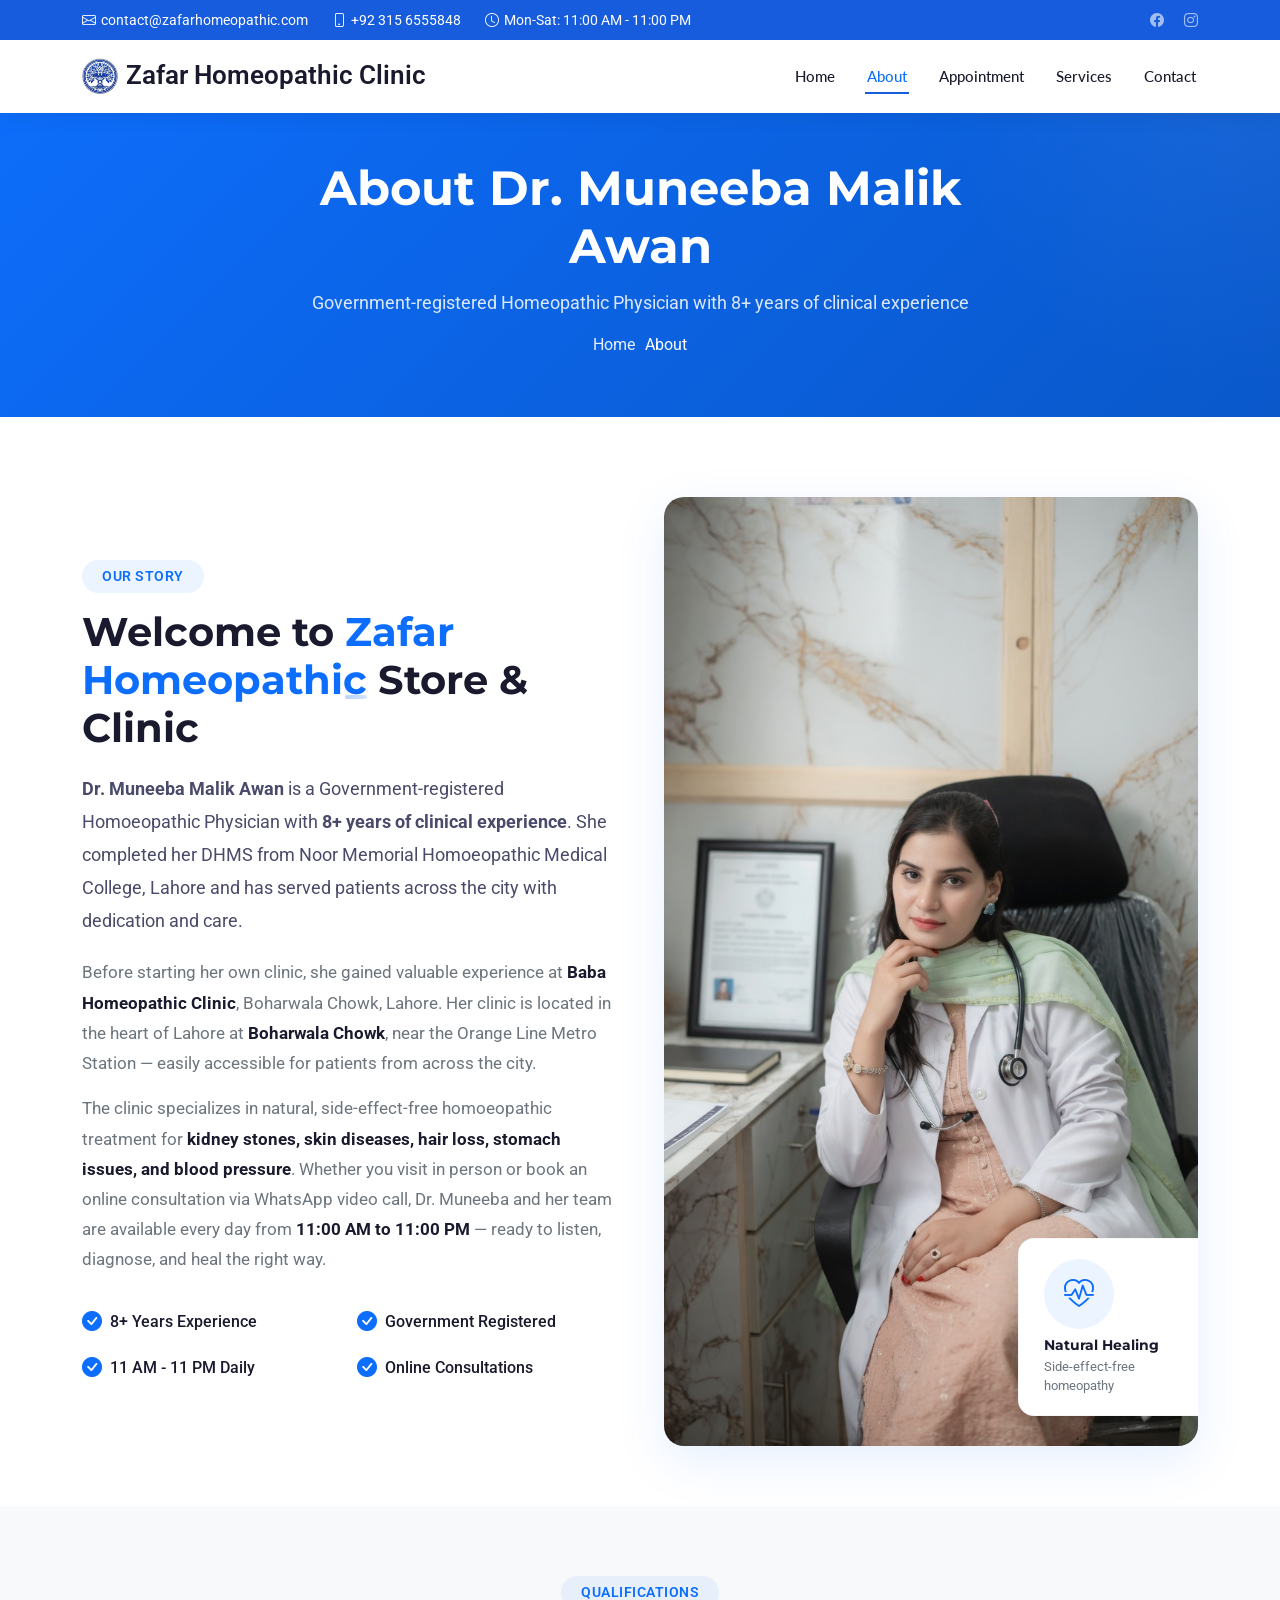
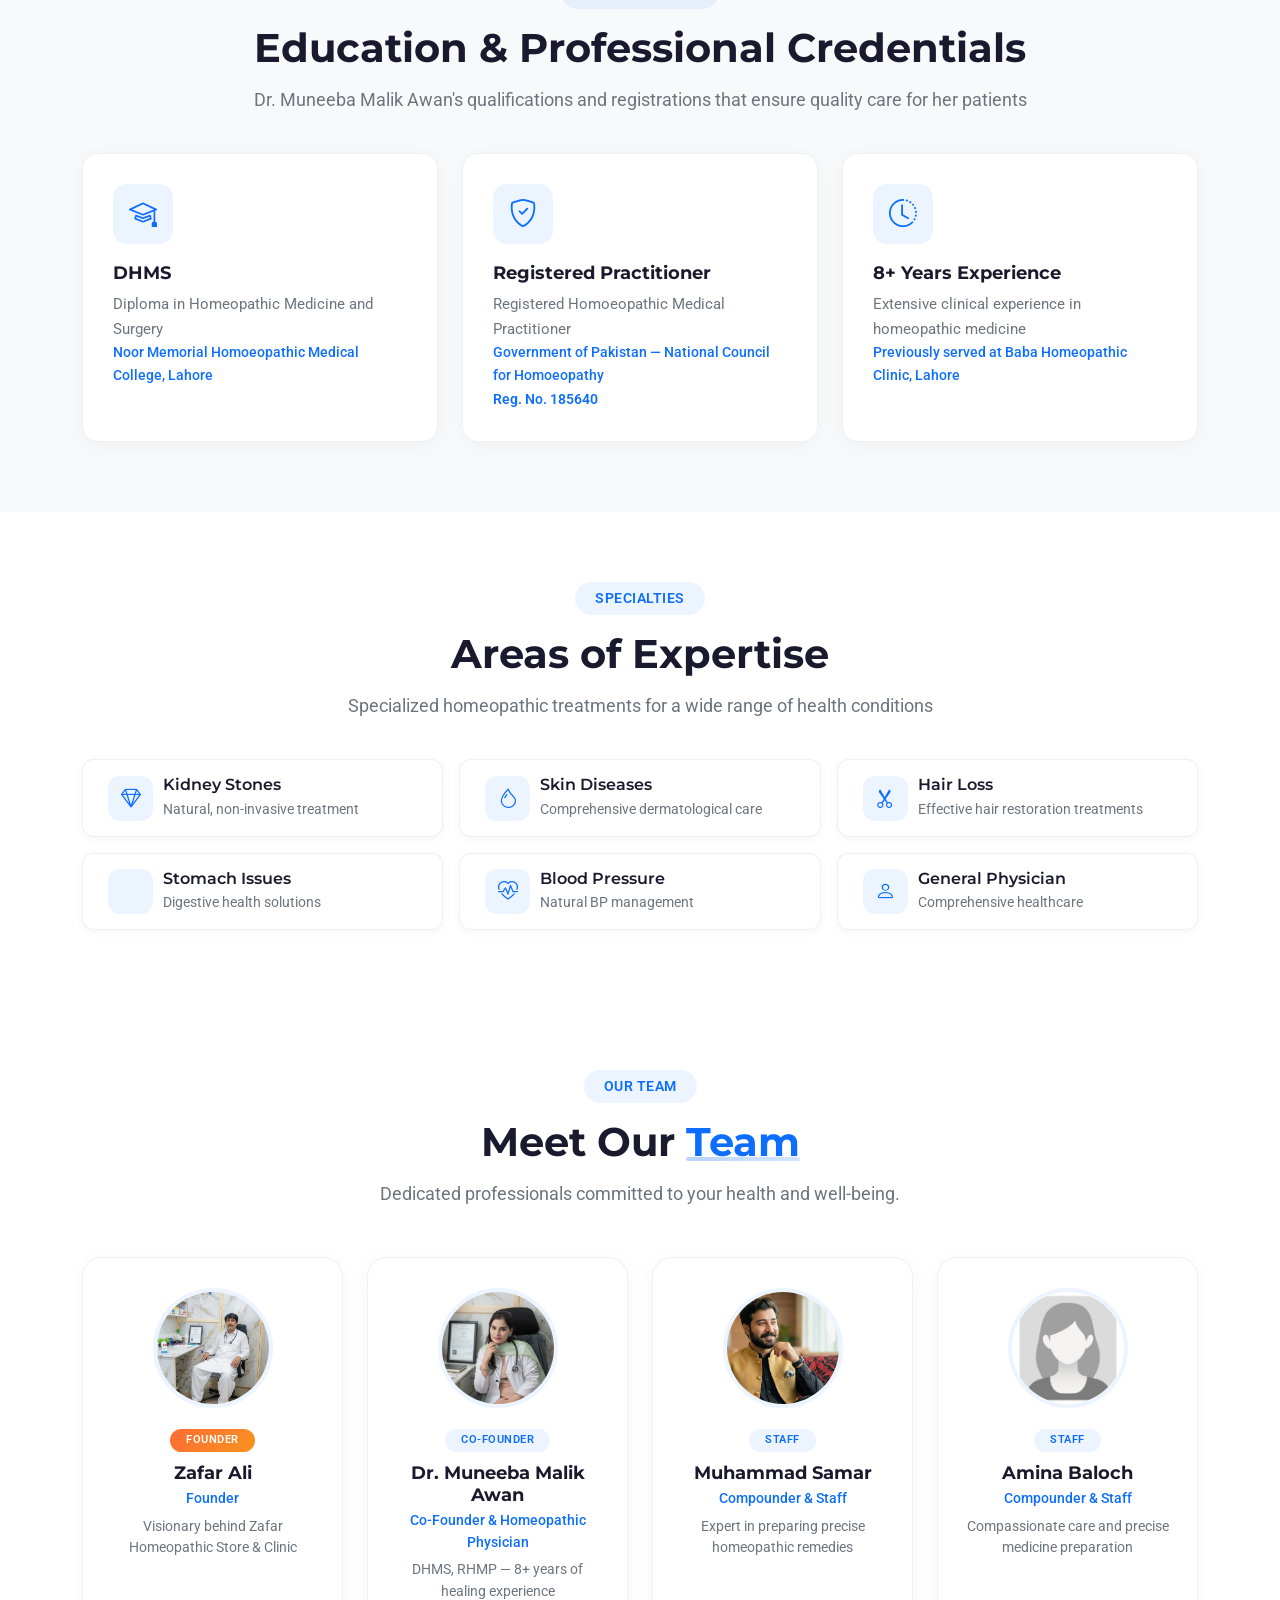
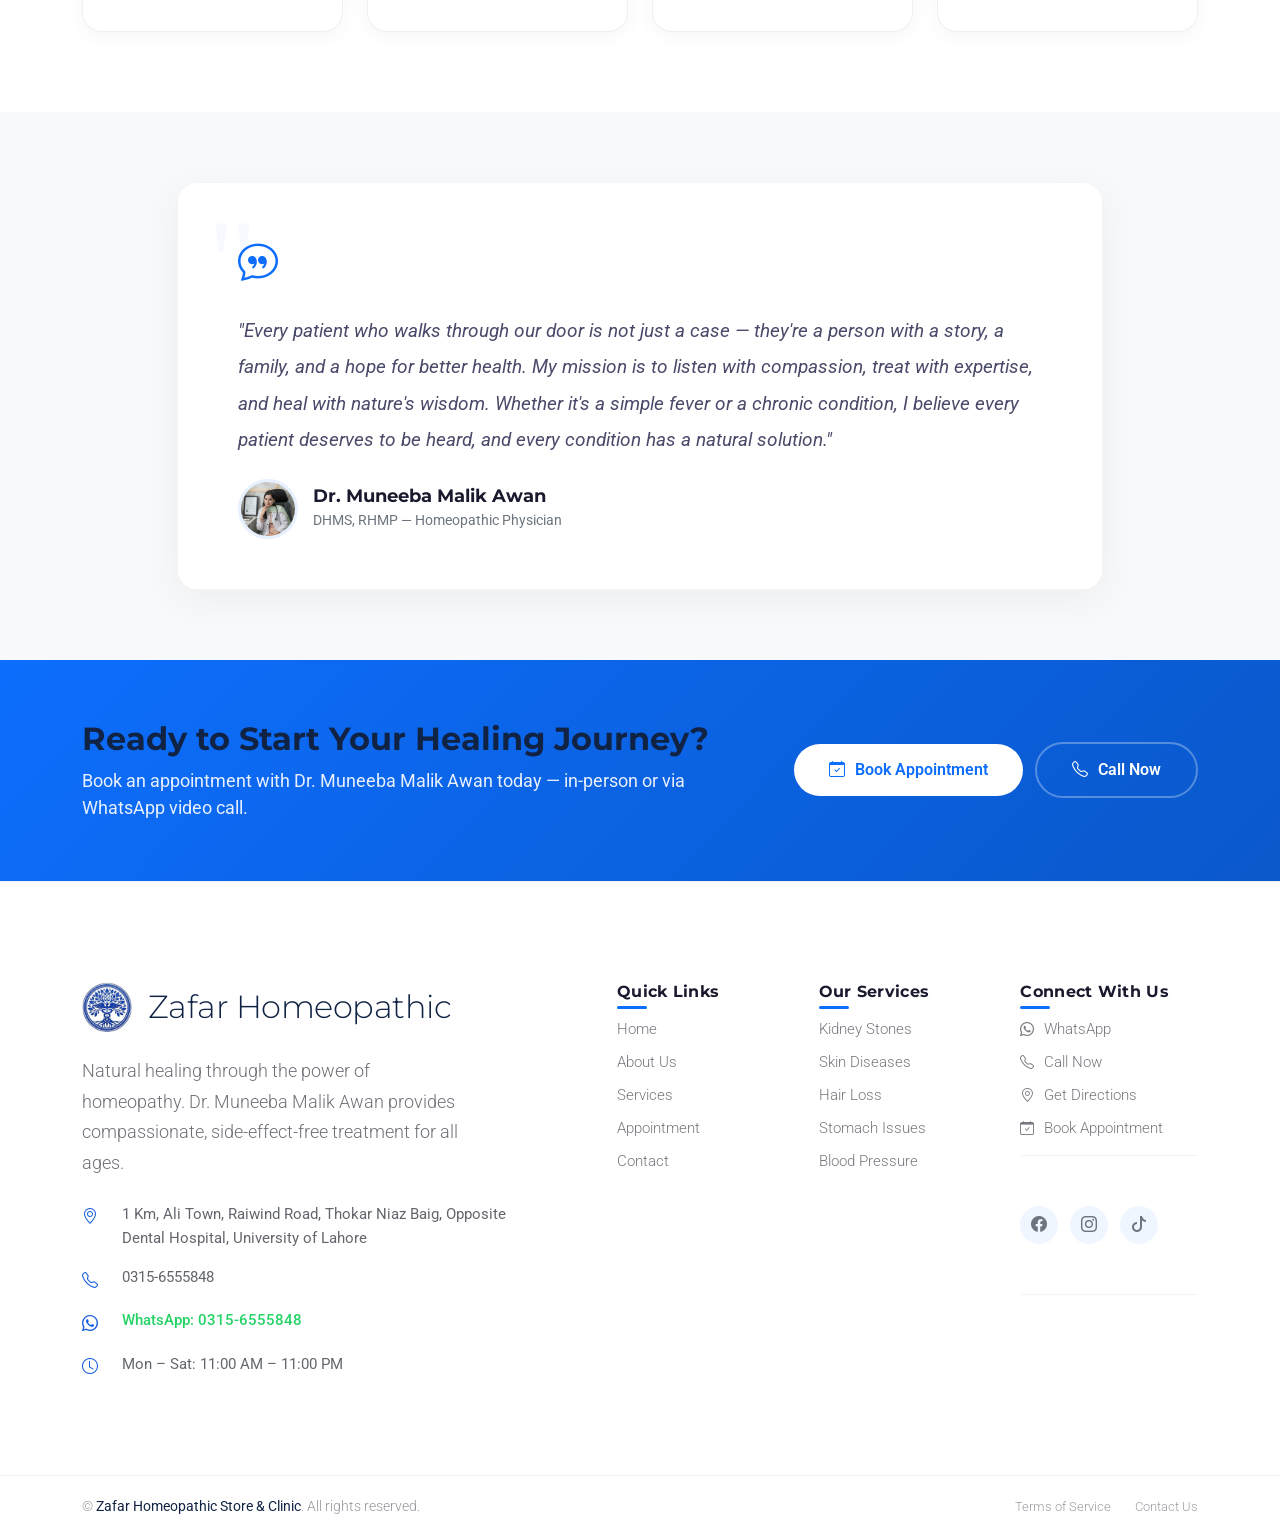
<file: about.html>
<!doctype html>
<html lang="en">
  <head>
    <meta charset="utf-8" />
    <meta content="width=device-width, initial-scale=1.0" name="viewport" />
    <title>About Dr. Muneeba Malik Awan - Homeopathic Clinic Lahore</title>
    <meta
      name="description"
      content="Dr. Muneeba Malik Awan is a Government-registered Homeopathic Physician with 8+ years experience. Specializing in kidney stones, skin diseases, hair loss & more. Clinic near Orange Line Metro Station, Lahore."
    />
    <meta
      name="keywords"
      content="Dr. Muneeba Malik Awan, homeopathic doctor Lahore, best homeopathic clinic, kidney stone treatment, skin disease treatment, hair loss treatment, homeopathy clinic Lahore, Boharwala Chowk clinic, Orange Line Metro Station, expert homeopath, Dr. Muneeba qualifications"
    />
    <meta name="author" content="Dr. Muneeba Malik Awan" />
    <meta name="robots" content="index, follow, max-snippet:-1, max-image-preview:large, max-video-preview:-1" />
    <meta name="language" content="English" />
    <meta name="revisit-after" content="7 days" />

    <!-- Canonical URL -->
    <link rel="canonical" href="https://zafarhomeopathic.com/about.html" />

    <!-- Open Graph -->
    <meta
      property="og:title"
      content="About Dr. Muneeba Malik Awan - Experienced Homeopathic Doctor in Lahore"
    />
    <meta
      property="og:description"
      content="Dr. Muneeba Malik Awan - Government-registered Homeopathic Physician with 8+ years experience. Specializing in kidney stones, skin diseases, hair loss & more. Clinic near Orange Line Metro Station, Lahore."
    />
    <meta property="og:type" content="website" />
    <meta property="og:url" content="https://zafarhomeopathic.com/about.html" />
    
    <!-- Twitter Card -->
    <meta name="twitter:card" content="summary_large_image" />
    <meta name="twitter:title" content="About Dr. Muneeba Malik Awan - Homeopathic Clinic Lahore" />
    <meta name="twitter:description" content="8+ years experience in homeopathic treatment. Government-registered physician specializing in kidney stones, skin diseases & more." />

    <!-- Favicons -->
    <link href="assets/img/favicon.png" rel="icon" />
    <link href="assets/img/apple-touch-icon.png" rel="apple-touch-icon" />

    <!-- Fonts -->
    <link href="https://fonts.googleapis.com" rel="preconnect" />
    <link href="https://fonts.gstatic.com" rel="preconnect" crossorigin />
    <link
      href="https://fonts.googleapis.com/css2?family=Roboto:ital,wght@0,100;0,300;0,400;0,500;0,700;0,900;1,100;1,300;1,400;1,500;1,700;1,900&family=Montserrat:ital,wght@0,100;0,200;0,300;0,400;0,500;0,600;0,700;0,800;0,900;1,100;1,200;1,300;1,400;1,500;1,600;1,700;1,800;1,900&family=Lato:ital,wght@0,100;0,300;0,400;0,700;0,900;1,100;1,300;1,400;1,700;1,900&display=swap"
      rel="stylesheet"
    />

    <!-- Vendor CSS Files -->
    <link
      href="assets/vendor/bootstrap/css/bootstrap.min.css"
      rel="stylesheet"
    />
    <link
      href="assets/vendor/bootstrap-icons/bootstrap-icons.css"
      rel="stylesheet"
    />
    <link href="assets/vendor/aos/aos.css" rel="stylesheet" />
    <link
      href="assets/vendor/glightbox/css/glightbox.min.css"
      rel="stylesheet"
    />
    <link
      href="assets/vendor/fontawesome-free/css/all.min.css"
      rel="stylesheet"
    />
    <link href="assets/vendor/swiper/swiper-bundle.min.css" rel="stylesheet" />
    <link
      rel="stylesheet"
      href="https://cdnjs.cloudflare.com/ajax/libs/font-awesome/6.4.0/css/all.min.css"
    />

    <!-- Main CSS File -->
    <link href="assets/css/main.css" rel="stylesheet" />

    <!-- Schema.org Markup - Person/Doctor -->
    <script type="application/ld+json">
    {
      "@context": "https://schema.org",
      "@type": "Person",
      "name": "Dr. Muneeba Malik Awan",
      "jobTitle": "Homeopathic Physician",
      "image": "https://zafarhomeopathic.com/assets/img/favicon.png",
      "description": "Government-registered Homeopathic Physician with 8+ years of experience in treating kidney stones, skin diseases, hair loss, gynecological issues and more.",
      "url": "https://zafarhomeopathic.com/about.html",
      "worksFor": {
        "@type": "Organization",
        "name": "Zafar Homeopathic Clinic",
        "url": "https://zafarhomeopathic.com"
      },
      "knowsAbout": [
        "Homeopathy",
        "Kidney Stone Treatment",
        "Skin Disease Treatment",
        "Hair Loss Treatment",
        "Gynecological Issues",
        "Infertility Treatment",
        "Allergies"
      ],
      "areaServed": {
        "@type": "City",
        "name": "Lahore"
      }
    }
    </script>

    <!-- Custom About Page CSS -->
    <style>
      /* ========================================
           NAVBAR FIX - Always White Background
           ======================================== */
      .header {
        background: #ffffff !important;
        box-shadow: 0 2px 20px rgba(0, 0, 0, 0.08);
      }

      .header .branding {
        background: #ffffff !important;
      }

      .header .sitename {
        color: #1a1a2e !important;
      }
      .header .sitename {
          font-size: 1.6rem;
          font-weight: 600;
        }

      .header .navmenu ul li a {
        color: #1a1a2e !important;
      }

      .header .navmenu ul li a:hover,
      .header .navmenu ul li a.active {
        color: #0d6efd !important;
      }

      .header .navmenu ul li .dropdown ul {
        background: #ffffff !important;
      }

      .header .navmenu ul li .dropdown ul li a {
        color: #1a1a2e !important;
      }

      .header .navmenu ul li .dropdown ul li a:hover {
        color: #0d6efd !important;
        background: rgba(13, 110, 253, 0.05) !important;
      }

      .header .mobile-nav-toggle {
        color: #1a1a2e !important;
      }

      /* ========================================
           About Page Custom Styles
           ======================================== */

      /* Page Title - FIXED NAVBAR OVERLAP */
      .page-title-custom {
        background: linear-gradient(135deg, #0d6efd, #0a58ca);
        padding: 160px 0 60px;
        position: relative;
        overflow: hidden;
        margin-top: 0;
      }

      .page-title-custom::before {
        content: "";
        position: absolute;
        top: -50%;
        right: -20%;
        width: 600px;
        height: 600px;
        background: radial-gradient(
          circle,
          rgba(255, 255, 255, 0.05) 0%,
          transparent 70%
        );
        border-radius: 50%;
      }

      .page-title-custom h1 {
        color: #ffffff;
        font-size: 3rem;
        font-weight: 700;
        margin-bottom: 15px;
      }

      .page-title-custom .breadcrumb-custom {
        background: transparent;
        padding: 0;
        margin: 0;
      }

      .page-title-custom .breadcrumb-custom ol {
        display: flex;
        justify-content: center;
        gap: 10px;
        list-style: none;
        padding: 0;
        margin: 0;
      }

      .page-title-custom .breadcrumb-custom ol li {
        color: rgba(255, 255, 255, 0.7);
      }

      .page-title-custom .breadcrumb-custom ol li a {
        color: rgba(255, 255, 255, 0.9);
        text-decoration: none;
        transition: color 0.3s ease;
      }

      .page-title-custom .breadcrumb-custom ol li a:hover {
        color: #ffffff;
      }

      .page-title-custom .breadcrumb-custom ol li.current {
        color: #ffffff;
      }

      /* About Content */
      .about-story {
        padding: 80px 0 60px;
      }

      .about-story .section-badge {
        display: inline-block;
        background: rgba(13, 110, 253, 0.08);
        color: #0d6efd;
        padding: 6px 20px;
        border-radius: 50px;
        font-size: 14px;
        font-weight: 600;
        letter-spacing: 0.5px;
        text-transform: uppercase;
        margin-bottom: 15px;
      }

      .about-story h2 {
        font-size: 2.5rem;
        font-weight: 700;
        color: #1a1a2e;
        margin-bottom: 20px;
      }

      .about-story h2 .highlight {
        color: #0d6efd;
        position: relative;
      }

      .about-story h2 .highlight::after {
        content: "";
        position: absolute;
        bottom: 5px;
        left: 0;
        right: 0;
        height: 4px;
        background: linear-gradient(90deg, #0d6efd, #6ea8fe);
        border-radius: 2px;
        opacity: 0.3;
      }

      .about-story .lead-text {
        font-size: 1.15rem;
        line-height: 1.8;
        color: #4a4a6a;
        margin-bottom: 20px;
      }

      .about-story .about-text {
        font-size: 1.05rem;
        line-height: 1.8;
        color: #6c757d;
        margin-bottom: 15px;
      }

      .about-story .about-text strong {
        color: #1a1a2e;
      }

      .about-image-wrapper {
        position: relative;
        border-radius: 20px;
        overflow: hidden;
        box-shadow: 0 15px 50px rgba(13, 110, 253, 0.1);
      }

      .about-image-wrapper img {
        width: 100%;
        height: auto;
        display: block;
      }

      .about-image-wrapper .floating-card {
        position: absolute;
        bottom: 30px;
        right: -20px;
        background: #ffffff;
        padding: 20px 25px;
        border-radius: 16px;
        box-shadow: 0 10px 40px rgba(0, 0, 0, 0.1);
        border: 1px solid rgba(0, 0, 0, 0.04);
        max-width: 200px;
      }

      .about-image-wrapper .floating-card .card-icon {
        font-size: 28px;
        color: #0d6efd;
        margin-bottom: 8px;
      }

      .about-image-wrapper .floating-card h6 {
        font-size: 0.9rem;
        font-weight: 700;
        color: #1a1a2e;
        margin-bottom: 2px;
      }

      .about-image-wrapper .floating-card p {
        font-size: 0.8rem;
        color: #6c757d;
        margin-bottom: 0;
      }

      /* Qualifications Section */
      .qualifications-section {
        background: #f8f9fa;
        padding: 70px 0;
      }

      .qualifications-section .section-badge {
        display: inline-block;
        background: rgba(13, 110, 253, 0.08);
        color: #0d6efd;
        padding: 6px 20px;
        border-radius: 50px;
        font-size: 14px;
        font-weight: 600;
        letter-spacing: 0.5px;
        text-transform: uppercase;
        margin-bottom: 15px;
      }

      .qualifications-section h2 {
        font-size: 2.5rem;
        font-weight: 700;
        color: #1a1a2e;
        margin-bottom: 15px;
      }

      .qualifications-section .section-subtitle {
        color: #6c757d;
        font-size: 1.1rem;
        margin-bottom: 40px;
      }

      .qualification-card {
        background: #ffffff;
        border-radius: 16px;
        padding: 30px;
        border: 1px solid rgba(0, 0, 0, 0.06);
        box-shadow: 0 4px 20px rgba(0, 0, 0, 0.04);
        transition: all 0.3s ease;
        height: 100%;
      }

      .qualification-card:hover {
        transform: translateY(-5px);
        box-shadow: 0 8px 30px rgba(13, 110, 253, 0.08);
        border-color: rgba(13, 110, 253, 0.1);
      }

      .qualification-card .qual-icon {
        width: 60px;
        height: 60px;
        border-radius: 14px;
        background: rgba(13, 110, 253, 0.08);
        display: flex;
        align-items: center;
        justify-content: center;
        margin-bottom: 18px;
      }

      .qualification-card .qual-icon i {
        font-size: 28px;
        color: #0d6efd;
      }

      .qualification-card h4 {
        font-size: 1.15rem;
        font-weight: 700;
        color: #1a1a2e;
        margin-bottom: 8px;
      }

      .qualification-card p {
        color: #6c757d;
        line-height: 1.6;
        margin-bottom: 0;
        font-size: 0.95rem;
      }

      .qualification-card .qual-number {
        font-weight: 600;
        color: #0d6efd;
        font-size: 0.9rem;
      }

      /* Specialties Section */
      .specialties-section {
        padding: 70px 0;
      }

      .specialties-section .section-badge {
        display: inline-block;
        background: rgba(13, 110, 253, 0.08);
        color: #0d6efd;
        padding: 6px 20px;
        border-radius: 50px;
        font-size: 14px;
        font-weight: 600;
        letter-spacing: 0.5px;
        text-transform: uppercase;
        margin-bottom: 15px;
      }

      .specialties-section h2 {
        font-size: 2.5rem;
        font-weight: 700;
        color: #1a1a2e;
        margin-bottom: 15px;
      }

      .specialties-section .section-subtitle {
        color: #6c757d;
        font-size: 1.1rem;
        margin-bottom: 40px;
      }

      .specialty-tag-custom {
        display: inline-flex;
        align-items: center;
        gap: 10px;
        padding: 15px 25px;
        background: #ffffff;
        border-radius: 12px;
        border: 1px solid rgba(0, 0, 0, 0.06);
        transition: all 0.3s ease;
        box-shadow: 0 2px 10px rgba(0, 0, 0, 0.04);
        width: 100%;
      }

      .specialty-tag-custom:hover {
        transform: translateY(-3px);
        box-shadow: 0 8px 25px rgba(13, 110, 253, 0.1);
        border-color: rgba(13, 110, 253, 0.15);
      }

      .specialty-tag-custom .tag-icon {
        width: 45px;
        height: 45px;
        border-radius: 12px;
        background: rgba(13, 110, 253, 0.08);
        display: flex;
        align-items: center;
        justify-content: center;
        flex-shrink: 0;
      }

      .specialty-tag-custom .tag-icon i {
        font-size: 20px;
        color: #0d6efd;
      }

      .specialty-tag-custom .tag-content {
        flex: 1;
      }

      .specialty-tag-custom .tag-content h5 {
        font-size: 1rem;
        font-weight: 600;
        color: #1a1a2e;
        margin-bottom: 2px;
      }

      .specialty-tag-custom .tag-content span {
        font-size: 0.85rem;
        color: #6c757d;
      }

      /* Personal Message Section */
      .personal-message-section {
        background: #f8f9fa;
        padding: 70px 0;
      }

      .personal-message-section .message-card {
        background: #ffffff;
        border-radius: 20px;
        padding: 50px 60px;
        box-shadow: 0 10px 40px rgba(0, 0, 0, 0.05);
        border: 1px solid rgba(0, 0, 0, 0.04);
        position: relative;
        overflow: hidden;
      }

      .personal-message-section .message-card::before {
        content: '"';
        position: absolute;
        top: 20px;
        left: 30px;
        font-size: 120px;
        color: rgba(13, 110, 253, 0.04);
        font-family: Georgia, serif;
        line-height: 1;
      }

      .personal-message-section .message-icon {
        font-size: 40px;
        color: #0d6efd;
        margin-bottom: 20px;
      }

      .personal-message-section .message-text {
        font-size: 1.2rem;
        line-height: 1.9;
        color: #4a4a6a;
        font-style: italic;
        margin-bottom: 20px;
        position: relative;
        z-index: 1;
      }

      .personal-message-section .message-author {
        display: flex;
        align-items: center;
        gap: 15px;
      }

      .personal-message-section .message-author .author-avatar {
        width: 60px;
        height: 60px;
        border-radius: 50%;
        overflow: hidden;
        border: 3px solid rgba(13, 110, 253, 0.1);
      }

      .personal-message-section .message-author .author-avatar img {
        width: 100%;
        height: 100%;
        object-fit: cover;
      }

      .personal-message-section .message-author .author-info h5 {
        font-size: 1.1rem;
        font-weight: 700;
        color: #1a1a2e;
        margin-bottom: 2px;
      }

      .personal-message-section .message-author .author-info span {
        font-size: 0.9rem;
        color: #6c757d;
      }

      /* ========================================
           TEAM SECTION
           ======================================== */
      .team-section {
        padding: 70px 0 80px;
        background: #ffffff;
      }

      .team-section .section-badge {
        display: inline-block;
        background: rgba(13, 110, 253, 0.08);
        color: #0d6efd;
        padding: 6px 20px;
        border-radius: 50px;
        font-size: 14px;
        font-weight: 600;
        letter-spacing: 0.5px;
        text-transform: uppercase;
        margin-bottom: 15px;
      }

      .team-section h2 {
        font-size: 2.5rem;
        font-weight: 700;
        color: #1a1a2e;
        margin-bottom: 15px;
      }

      .team-section h2 .highlight {
        color: #0d6efd;
        position: relative;
      }

      .team-section h2 .highlight::after {
        content: "";
        position: absolute;
        bottom: 5px;
        left: 0;
        right: 0;
        height: 4px;
        background: linear-gradient(90deg, #0d6efd, #6ea8fe);
        border-radius: 2px;
        opacity: 0.3;
      }

      .team-section .section-subtitle {
        color: #6c757d;
        font-size: 1.1rem;
        margin-bottom: 50px;
      }

      .team-member-card {
        background: #ffffff;
        border-radius: 20px;
        padding: 30px 25px 28px;
        text-align: center;
        border: 1px solid rgba(0, 0, 0, 0.06);
        box-shadow: 0 4px 20px rgba(0, 0, 0, 0.04);
        transition: all 0.4s ease;
        height: 100%;
      }

      .team-member-card:hover {
        transform: translateY(-8px);
        box-shadow: 0 15px 40px rgba(13, 110, 253, 0.1);
        border-color: rgba(13, 110, 253, 0.1);
      }

      .team-member-card .team-avatar {
        width: 120px;
        height: 120px;
        border-radius: 50%;
        overflow: hidden;
        margin: 0 auto 18px;
        border: 4px solid rgba(13, 110, 253, 0.08);
        transition: all 0.3s ease;
        position: relative;
      }

      .team-member-card:hover .team-avatar {
        border-color: #0d6efd;
        transform: scale(1.03);
      }

      .team-member-card .team-avatar img {
        width: 100%;
        height: 100%;
        object-fit: cover;
      }

      .team-member-card .team-avatar .avatar-placeholder {
        width: 100%;
        height: 100%;
        display: flex;
        align-items: center;
        justify-content: center;
        background: linear-gradient(135deg, #0d6efd, #0a58ca);
        color: #ffffff;
        font-size: 2.5rem;
        font-weight: 700;
      }

      .team-member-card .team-role-badge {
        display: inline-block;
        background: rgba(13, 110, 253, 0.08);
        color: #0d6efd;
        padding: 3px 16px;
        border-radius: 50px;
        font-size: 0.7rem;
        font-weight: 600;
        text-transform: uppercase;
        letter-spacing: 0.5px;
        margin-bottom: 10px;
      }

      .team-member-card .team-role-badge.founder {
        background: linear-gradient(135deg, #ff6b35, #f7931e);
        color: #ffffff;
      }

      .team-member-card h4 {
        font-size: 1.15rem;
        font-weight: 700;
        color: #1a1a2e;
        margin-bottom: 4px;
      }

      .team-member-card .team-designation {
        font-size: 0.9rem;
        color: #0d6efd;
        font-weight: 500;
        margin-bottom: 6px;
      }

      .team-member-card .team-bio {
        font-size: 0.85rem;
        color: #6c757d;
        line-height: 1.6;
        margin-bottom: 0;
      }

      /* ========================================
           CTA SECTION - IMPROVED ALIGNMENT
           ======================================== */
      .about-cta-section {
        padding: 60px 0;
        background: linear-gradient(135deg, #0d6efd, #0a58ca);
        color: #ffffff;
      }

      .about-cta-section h3 {
        font-size: 2rem;
        font-weight: 700;
        margin-bottom: 10px;
      }

      .about-cta-section p {
        font-size: 1.1rem;
        opacity: 0.9;
        margin-bottom: 0;
      }

      .about-cta-section .cta-buttons-wrapper {
        display: flex;
        flex-wrap: wrap;
        justify-content: flex-end;
        align-items: center;
        gap: 12px;
      }

      .about-cta-section .btn-cta-custom {
        display: inline-flex;
        align-items: center;
        padding: 14px 35px;
        border-radius: 50px;
        font-weight: 600;
        text-decoration: none;
        transition: all 0.3s ease;
        background: #ffffff;
        color: #0d6efd;
        border: none;
        font-size: 1rem;
        gap: 10px;
        white-space: nowrap;
      }

      .about-cta-section .btn-cta-custom:hover {
        transform: translateY(-3px);
        box-shadow: 0 8px 30px rgba(0, 0, 0, 0.2);
        background: #ffffff;
        color: #0d6efd;
      }

      .about-cta-section .btn-cta-custom-outline {
        display: inline-flex;
        align-items: center;
        padding: 14px 35px;
        border-radius: 50px;
        font-weight: 600;
        text-decoration: none;
        transition: all 0.3s ease;
        background: transparent;
        color: #ffffff;
        border: 2px solid rgba(255, 255, 255, 0.3);
        font-size: 1rem;
        gap: 10px;
        white-space: nowrap;
      }

      .about-cta-section .btn-cta-custom-outline:hover {
        background: #ffffff;
        color: #0d6efd;
        border-color: #ffffff;
        transform: translateY(-3px);
      }

      /* ========================================
           RESPONSIVE FIXES - NAVBAR OVERLAP
           ======================================== */

      @media (max-width: 991px) {
        .page-title-custom {
          padding: 140px 0 50px;
        }
        .header .sitename {
          font-size: 1.4rem;
          font-weight: 600;
        }

        .page-title-custom h1 {
          font-size: 2.5rem;
        }

        .about-story h2,
        .qualifications-section h2,
        .specialties-section h2,
        .team-section h2 {
          font-size: 2rem;
        }

        .personal-message-section .message-card {
          padding: 30px 25px;
        }

        .about-cta-section {
          text-align: center;
        }

        .about-cta-section .cta-buttons-wrapper {
          justify-content: center;
          margin-top: 20px;
        }

        .team-member-card .team-avatar {
          width: 100px;
          height: 100px;
        }
      }

      @media (max-width: 768px) {
        .page-title-custom {
          padding: 120px 0 40px;
        }
        .header .sitename {
          font-size: 1.3rem;
          font-weight: 600;
        }

        .page-title-custom h1 {
          font-size: 2rem;
        }

        .page-title-custom p {
          font-size: 0.95rem !important;
        }

        .about-story {
          padding: 50px 0 30px;
        }

        .about-image-wrapper .floating-card {
          position: relative;
          bottom: auto;
          right: auto;
          margin-top: -30px;
          margin-left: 20px;
          max-width: 100%;
        }

        .personal-message-section .message-text {
          font-size: 1.05rem;
        }

        .about-cta-section .cta-buttons-wrapper {
          flex-direction: column;
          align-items: stretch;
        }

        .about-cta-section .btn-cta-custom,
        .about-cta-section .btn-cta-custom-outline {
          width: 100%;
          justify-content: center;
          white-space: normal;
        }

        .team-section {
          padding: 40px 0 50px;
        }

        .team-member-card .team-avatar {
          width: 90px;
          height: 90px;
        }
      }

      @media (max-width: 576px) {
        .page-title-custom {
          padding: 100px 0 30px;
        }
        .header .sitename {
          font-size: 1.2rem;
          font-weight: 600;
        }

        .page-title-custom h1 {
          font-size: 1.6rem;
        }

        .page-title-custom p {
          font-size: 0.85rem !important;
        }

        .about-story h2,
        .qualifications-section h2,
        .specialties-section h2,
        .team-section h2 {
          font-size: 1.5rem;
        }

        .about-story .lead-text,
        .about-story .about-text {
          font-size: 0.95rem;
        }

        .qualification-card {
          padding: 20px;
        }

        .specialty-tag-custom {
          padding: 12px 18px;
        }

        .personal-message-section .message-card {
          padding: 20px 18px;
        }

        .personal-message-section .message-text {
          font-size: 0.95rem;
        }

        .personal-message-section .message-author {
          flex-direction: column;
          text-align: center;
        }

        .team-member-card {
          padding: 20px 18px;
        }

        .team-member-card .team-avatar {
          width: 80px;
          height: 80px;
        }

        .team-member-card h4 {
          font-size: 1rem;
        }
      }

      @media (max-width: 400px) {
        .page-title-custom {
          padding: 9rem 0 25px;
        }
        .header .sitename {
          font-size: 1rem;
          font-weight: 600;
        }

        .page-title-custom h1 {
          font-size: 1.4rem;
        }
      }
    </style>

    <!-- =======================================================
    * Template Name: Clinic
    * Template URL: https://bootstrapmade.com/clinic-bootstrap-template/
    * Updated: Jul 23 2025 with Bootstrap v5.3.7
    * Author: BootstrapMade.com
    * License: https://bootstrapmade.com/license/
    ======================================================== -->
  </head>

  <body class="about-page">
    <!-- ======= Header ======= -->
    <header id="header" class="header fixed-top">
      <div class="topbar d-flex align-items-center dark-background">
        <div
          class="container d-flex justify-content-center justify-content-md-between"
        >
          <div class="contact-info d-flex align-items-center">
            <i class="bi bi-envelope d-flex align-items-center"
              ><a href="mailto:contact@zafarhomeopathic.com">contact@zafarhomeopathic.com</a></i
            >
            <i class="bi bi-phone d-flex align-items-center ms-4"
              ><span>+92 315 6555848</span></i
            >
            <i class="bi bi-clock d-flex align-items-center ms-4"
              ><span>Mon-Sat: 11:00 AM - 11:00 PM</span></i
            >
          </div>
          <div class="social-links d-none d-md-flex align-items-center">
             <a href="https://www.facebook.com/profile.php?id=61590854444443
" class="facebook"><i class="bi bi-facebook"></i></a>
            <a href="https://www.instagram.com/zafarhomeopathic/" class="instagram"><i class="bi bi-instagram"></i></a>
          </div>
        </div>
      </div>
      <!-- End Top Bar -->

      <div class="branding d-flex align-items-cente">
        <div
          class="container position-relative d-flex align-items-center justify-content-between"
        >
          <a href="/" class="logo d-flex align-items-center">
            <img src="assets/img/logo.jpeg" alt="Clinic Logo" />
            <div class="sitename">Zafar Homeopathic Clinic</div>
          </a>

          <nav id="navmenu" class="navmenu">
            <ul>
              <li><a href="/">Home</a></li>
              <li><a href="about.html" class="active">About</a></li>
              <li><a href="appointment.html">Appointment</a></li>
              <li><a href="services.html">Services</a></li>
              <li><a href="contact.html">Contact</a></li>
            </ul>
            <i class="mobile-nav-toggle d-xl-none bi bi-list"></i>
          </nav>
        </div>
      </div>
    </header>
    <!-- ======= End Header ======= -->

    <main class="main">
      <!-- ======= Page Title ======= -->
      <div class="page-title-custom">
        <div class="container">
          <div class="row d-flex justify-content-center text-center">
            <div class="col-lg-8" data-aos="fade-up">
              <h1>About Dr. Muneeba Malik Awan</h1>
              <p style="color: rgba(255, 255, 255, 0.85); font-size: 1.1rem">
                Government-registered Homeopathic Physician with 8+ years of
                clinical experience
              </p>
              <nav class="breadcrumb-custom">
                <ol>
                  <li><a href="/">Home</a></li>
                  <li class="current">About</li>
                </ol>
              </nav>
            </div>
          </div>
        </div>
      </div>
      <!-- ======= End Page Title ======= -->

      <!-- ======= About Story Section ======= -->
      <section id="about-story" class="about-story">
        <div class="container" data-aos="fade-up">
          <div class="row align-items-center g-5">
            <div class="col-lg-6" data-aos="fade-right">
              <span class="section-badge">Our Story</span>
              <h2>
                Welcome to
                <span class="highlight">Zafar Homeopathic</span> Store &amp;
                Clinic
              </h2>

              <p class="lead-text">
                <strong>Dr. Muneeba Malik Awan</strong> is a
                Government-registered Homoeopathic Physician with
                <strong>8+ years of clinical experience</strong>. She completed
                her DHMS from Noor Memorial Homoeopathic Medical College, Lahore
                and has served patients across the city with dedication and
                care.
              </p>

              <p class="about-text">
                Before starting her own clinic, she gained valuable experience
                at
                <strong>Baba Homeopathic Clinic</strong>, Boharwala Chowk,
                Lahore. Her clinic is located in the heart of Lahore at
                <strong>Boharwala Chowk</strong>, near the Orange Line Metro
                Station — easily accessible for patients from across the city.
              </p>

              <p class="about-text">
                The clinic specializes in natural, side-effect-free homoeopathic
                treatment for
                <strong
                  >kidney stones, skin diseases, hair loss, stomach issues, and
                  blood pressure</strong
                >. Whether you visit in person or book an online consultation
                via WhatsApp video call, Dr. Muneeba and her team are available
                every day from <strong>11:00 AM to 11:00 PM</strong>
                — ready to listen, diagnose, and heal the right way.
              </p>

              <div class="row g-3 mt-3">
                <div class="col-6">
                  <div class="d-flex align-items-center gap-2">
                    <i
                      class="bi bi-check-circle-fill"
                      style="color: #0d6efd; font-size: 20px"
                    ></i>
                    <span style="font-weight: 500; color: #1a1a2e"
                      >8+ Years Experience</span
                    >
                  </div>
                </div>
                <div class="col-6">
                  <div class="d-flex align-items-center gap-2">
                    <i
                      class="bi bi-check-circle-fill"
                      style="color: #0d6efd; font-size: 20px"
                    ></i>
                    <span style="font-weight: 500; color: #1a1a2e"
                      >Government Registered</span
                    >
                  </div>
                </div>
                <div class="col-6">
                  <div class="d-flex align-items-center gap-2">
                    <i
                      class="bi bi-check-circle-fill"
                      style="color: #0d6efd; font-size: 20px"
                    ></i>
                    <span style="font-weight: 500; color: #1a1a2e"
                      >11 AM - 11 PM Daily</span
                    >
                  </div>
                </div>
                <div class="col-6">
                  <div class="d-flex align-items-center gap-2">
                    <i
                      class="bi bi-check-circle-fill"
                      style="color: #0d6efd; font-size: 20px"
                    ></i>
                    <span style="font-weight: 500; color: #1a1a2e"
                      >Online Consultations</span
                    >
                  </div>
                </div>
              </div>
            </div>

            <div class="col-lg-6" data-aos="fade-left">
              <div class="about-image-wrapper">
                <img
                  src="assets/img/doctor.jpeg"
                  alt="Dr. Muneeba Malik Awan - Homeopathic Clinic Lahore"
                  class="img-fluid"
                  onerror="
                    this.src =
                      'https://ui-avatars.com/api/?name=Dr.+Muneeba+Malik+Awan&background=0d6efd&color=fff&size=400&font-size=0.5'
                  "
                />
                <div class="floating-card">
                  <div class="card-icon">
                    <i class="bi bi-heart-pulse"></i>
                  </div>
                  <h6>Natural Healing</h6>
                  <p>Side-effect-free homeopathy</p>
                </div>
              </div>
            </div>
          </div>
        </div>
      </section>
      <!-- ======= End About Story Section ======= -->

      <!-- ======= Qualifications Section ======= -->
      <section id="qualifications" class="qualifications-section">
        <div class="container" data-aos="fade-up">
          <div class="row">
            <div class="col-lg-12 text-center" data-aos="fade-up">
              <span class="section-badge">Qualifications</span>
              <h2>
                Education &amp;
                <span class="highlight">Professional</span> Credentials
              </h2>
              <p class="section-subtitle">
                Dr. Muneeba Malik Awan's qualifications and registrations that
                ensure quality care for her patients
              </p>
            </div>
          </div>

          <div class="row g-4">
            <div
              class="col-lg-4 col-md-6"
              data-aos="fade-up"
              data-aos-delay="100"
            >
              <div class="qualification-card">
                <div class="qual-icon">
                  <i class="bi bi-mortarboard"></i>
                </div>
                <h4>DHMS</h4>
                <p>Diploma in Homeopathic Medicine and Surgery</p>
                <p style="font-size: 0.9rem; color: #0d6efd; font-weight: 500">
                  Noor Memorial Homoeopathic Medical College, Lahore
                </p>
              </div>
            </div>

            <div
              class="col-lg-4 col-md-6"
              data-aos="fade-up"
              data-aos-delay="200"
            >
              <div class="qualification-card">
                <div class="qual-icon">
                  <i class="bi bi-shield-check"></i>
                </div>
                <h4>Registered Practitioner</h4>
                <p>Registered Homoeopathic Medical Practitioner</p>
                <p style="font-size: 0.9rem; color: #0d6efd; font-weight: 500">
                  Government of Pakistan — National Council for Homoeopathy
                </p>
                <span class="qual-number">Reg. No. 185640</span>
              </div>
            </div>

            <div
              class="col-lg-4 col-md-6"
              data-aos="fade-up"
              data-aos-delay="300"
            >
              <div class="qualification-card">
                <div class="qual-icon">
                  <i class="bi bi-clock-history"></i>
                </div>
                <h4>8+ Years Experience</h4>
                <p>Extensive clinical experience in homeopathic medicine</p>
                <p style="font-size: 0.9rem; color: #0d6efd; font-weight: 500">
                  Previously served at Baba Homeopathic Clinic, Lahore
                </p>
              </div>
            </div>
          </div>
        </div>
      </section>
      <!-- ======= End Qualifications Section ======= -->

      <!-- ======= Specialties Section ======= -->
      <section id="specialties" class="specialties-section">
        <div class="container" data-aos="fade-up">
          <div class="row">
            <div class="col-lg-12 text-center" data-aos="fade-up">
              <span class="section-badge">Specialties</span>
              <h2>Areas of <span class="highlight">Expertise</span></h2>
              <p class="section-subtitle">
                Specialized homeopathic treatments for a wide range of health
                conditions
              </p>
            </div>
          </div>

          <div class="row g-3">
            <div
              class="col-lg-4 col-md-6"
              data-aos="fade-up"
              data-aos-delay="100"
            >
              <div class="specialty-tag-custom">
                <div class="tag-icon">
                  <i class="bi bi-gem"></i>
                </div>
                <div class="tag-content">
                  <h5>Kidney Stones</h5>
                  <span>Natural, non-invasive treatment</span>
                </div>
              </div>
            </div>

            <div
              class="col-lg-4 col-md-6"
              data-aos="fade-up"
              data-aos-delay="150"
            >
              <div class="specialty-tag-custom">
                <div class="tag-icon">
                  <i class="bi bi-droplet"></i>
                </div>
                <div class="tag-content">
                  <h5>Skin Diseases</h5>
                  <span>Comprehensive dermatological care</span>
                </div>
              </div>
            </div>

            <div
              class="col-lg-4 col-md-6"
              data-aos="fade-up"
              data-aos-delay="200"
            >
              <div class="specialty-tag-custom">
                <div class="tag-icon">
                  <i class="bi bi-scissors"></i>
                </div>
                <div class="tag-content">
                  <h5>Hair Loss</h5>
                  <span>Effective hair restoration treatments</span>
                </div>
              </div>
            </div>

            <div
              class="col-lg-4 col-md-6"
              data-aos="fade-up"
              data-aos-delay="250"
            >
              <div class="specialty-tag-custom">
                <div class="tag-icon">
                  <i class="bi bi-stomach"></i>
                </div>
                <div class="tag-content">
                  <h5>Stomach Issues</h5>
                  <span>Digestive health solutions</span>
                </div>
              </div>
            </div>

            <div
              class="col-lg-4 col-md-6"
              data-aos="fade-up"
              data-aos-delay="300"
            >
              <div class="specialty-tag-custom">
                <div class="tag-icon">
                  <i class="bi bi-heart-pulse"></i>
                </div>
                <div class="tag-content">
                  <h5>Blood Pressure</h5>
                  <span>Natural BP management</span>
                </div>
              </div>
            </div>

            <div
              class="col-lg-4 col-md-6"
              data-aos="fade-up"
              data-aos-delay="350"
            >
              <div class="specialty-tag-custom">
                <div class="tag-icon">
                  <i class="bi bi-person"></i>
                </div>
                <div class="tag-content">
                  <h5>General Physician</h5>
                  <span>Comprehensive healthcare</span>
                </div>
              </div>
            </div>
          </div>
        </div>
      </section>
      <!-- ======= End Specialties Section ======= -->

      <!-- ======= TEAM SECTION ======= -->
      <section id="team" class="team-section">
        <div class="container" data-aos="fade-up">
          <div class="row">
            <div class="col-lg-12 text-center" data-aos="fade-up">
              <span class="section-badge">Our Team</span>
              <h2>Meet Our <span class="highlight">Team</span></h2>
              <p class="section-subtitle">
                Dedicated professionals committed to your health and well-being.
              </p>
            </div>
          </div>

          <div class="row g-4">
            <!-- Team Member 1: Zafar Ali - Founder -->
            <div class="col-lg-3 col-md-6" data-aos="fade-up" data-aos-delay="100">
              <div class="team-member-card">
                <div class="team-avatar">
                  <img
                    src="assets/img/person/zafar.jpeg"
                    alt="Zafar Ali - Founder"
                    onerror="this.parentElement.innerHTML = '<div class=\'avatar-placeholder\' style=\'width:100%;height:100%;display:flex;align-items:center;justify-content:center;background:linear-gradient(135deg,#0d6efd,#0a58ca);color:#fff;font-size:2.5rem;font-weight:700;\'>ZA</div>'"
                  />
                </div>
                <span class="team-role-badge founder">Founder</span>
                <h4>Zafar Ali</h4>
                <p class="team-designation">Founder</p>
                <p class="team-bio">Visionary behind Zafar Homeopathic Store &amp; Clinic</p>
              </div>
            </div>

            <!-- Team Member 2: Dr. Muneeba Malik Awan - Co-Founder & Physician -->
            <div class="col-lg-3 col-md-6" data-aos="fade-up" data-aos-delay="150">
              <div class="team-member-card">
                <div class="team-avatar">
                  <img
                    src="assets/img/person/muneeba.jpeg"
                    alt="Dr. Muneeba Malik Awan - Homeopathic Physician"
                    onerror="this.parentElement.innerHTML = '<div class=\'avatar-placeholder\' style=\'width:100%;height:100%;display:flex;align-items:center;justify-content:center;background:linear-gradient(135deg,#0d6efd,#0a58ca);color:#fff;font-size:2.5rem;font-weight:700;\'>MA</div>'"
                  />
                </div>
                <span class="team-role-badge">Co-Founder</span>
                <h4>Dr. Muneeba Malik Awan</h4>
                <p class="team-designation">Co-Founder &amp; Homeopathic Physician</p>
                <p class="team-bio">DHMS, RHMP — 8+ years of healing experience</p>
              </div>
            </div>

            <!-- Team Member 3: Muhammad Samar - Compounder -->
            <div class="col-lg-3 col-md-6" data-aos="fade-up" data-aos-delay="200">
              <div class="team-member-card">
                <div class="team-avatar">
                  <img
                    src="assets/img/person/samar.jpeg"
                    alt="Muhammad Samar - Compounder"
                    onerror="this.parentElement.innerHTML = '<div class=\'avatar-placeholder\' style=\'width:100%;height:100%;display:flex;align-items:center;justify-content:center;background:linear-gradient(135deg,#0d6efd,#0a58ca);color:#fff;font-size:2.5rem;font-weight:700;\'>MS</div>'"
                  />
                </div>
                <span class="team-role-badge">Staff</span>
                <h4>Muhammad Samar</h4>
                <p class="team-designation">Compounder &amp; Staff</p>
                <p class="team-bio">Expert in preparing precise homeopathic remedies</p>
              </div>
            </div>

            <!-- Team Member 4: Amina Baloch - Compounder -->
            <div class="col-lg-3 col-md-6" data-aos="fade-up" data-aos-delay="250">
              <div class="team-member-card">
                <div class="team-avatar">
                  <img
                    src="assets/img/person/amna.jpeg"
                    alt="Amina Baloch - Compounder"
                    onerror="this.parentElement.innerHTML = '<div class=\'avatar-placeholder\' style=\'width:100%;height:100%;display:flex;align-items:center;justify-content:center;background:linear-gradient(135deg,#0d6efd,#0a58ca);color:#fff;font-size:2.5rem;font-weight:700;\'>AB</div>'"
                  />
                </div>
                <span class="team-role-badge">Staff</span>
                <h4>Amina Baloch</h4>
                <p class="team-designation">Compounder &amp; Staff</p>
                <p class="team-bio">Compassionate care and precise medicine preparation</p>
              </div>
            </div>
          </div>
        </div>
      </section>
      <!-- ======= End Team Section ======= -->

      <!-- ======= Personal Message Section ======= -->
      <section id="personal-message" class="personal-message-section">
        <div class="container" data-aos="fade-up">
          <div class="row justify-content-center">
            <div class="col-lg-10" data-aos="fade-up">
              <div class="message-card">
                <div class="message-icon">
                  <i class="bi bi-chat-quote"></i>
                </div>
                <p class="message-text">
                  "Every patient who walks through our door is not just a case —
                  they're a person with a story, a family, and a hope for better
                  health. My mission is to listen with compassion, treat with
                  expertise, and heal with nature's wisdom. Whether it's a
                  simple fever or a chronic condition, I believe every patient
                  deserves to be heard, and every condition has a natural
                  solution."
                </p>
                <div class="message-author">
                  <div class="author-avatar">
                    <img
                      src="assets/img/doctor.jpeg"
                      alt="Dr. Muneeba Malik Awan"
                      onerror="
                        this.src =
                          'https://ui-avatars.com/api/?name=Dr.+Muneeba+Malik+Awan&background=0d6efd&color=fff&size=60'
                      "
                    />
                  </div>
                  <div class="author-info">
                    <h5>Dr. Muneeba Malik Awan</h5>
                    <span>DHMS, RHMP — Homeopathic Physician</span>
                  </div>
                </div>
              </div>
            </div>
          </div>
        </div>
      </section>
      <!-- ======= End Personal Message Section ======= -->

      <!-- ======= CTA Section ======= -->
      <section class="about-cta-section">
        <div class="container" data-aos="fade-up">
          <div class="row align-items-center">
            <div class="col-lg-7">
              <h3>Ready to Start Your Healing Journey?</h3>
              <p>
                Book an appointment with Dr. Muneeba Malik Awan today —
                in-person or via WhatsApp video call.
              </p>
            </div>
            <div class="col-lg-5">
              <div class="cta-buttons-wrapper">
                <a href="appointment.html" class="btn-cta-custom">
                  <i class="bi bi-calendar-check"></i>
                  Book Appointment
                </a>
                <a href="tel:+923156555848" class="btn-cta-custom-outline">
                  <i class="bi bi-telephone"></i>
                  Call Now
                </a>
              </div>
            </div>
          </div>
        </div>
      </section>
      <!-- ======= End CTA Section ======= -->
    </main>

    <!-- ======= Footer ======= -->
     <footer id="footer" class="footer-16 footer position-relative">
      <div class="container">
        <div class="footer-main" data-aos="fade-up" data-aos-delay="100">
          <div class="row align-items-start">
            <!-- Brand Column -->
            <div class="col-lg-5">
              <div class="brand-section">
                <a
                  href="index.html"
                  class="logo d-flex align-items-center mb-4"
                >
                  <!-- Logo Image -->
                  <img
                    src="assets/img/logo.jpeg"
                    alt="Zafar Homeopathic Clinic Logo"
                    class="footer-logo-img me-3"
                    style="height: 50px; width: auto"
                  />
                  <span class="sitename">Zafar Homeopathic</span>
                </a>
                <p class="brand-description">
                  Natural healing through the power of homeopathy. Dr. Muneeba
                  Malik Awan provides compassionate, side-effect-free treatment
                  for all ages.
                </p>

                <div class="contact-info mt-4">
                  <div class="contact-item">
                    <i class="bi bi-geo-alt"></i>
                    <span
                      >1 Km, Ali Town, Raiwind Road, Thokar Niaz Baig, Opposite
                      Dental Hospital, University of Lahore</span
                    >
                  </div>
                  <div class="contact-item">
                    <i class="bi bi-telephone"></i>
                    <a
                      href="tel:+923156555848"
                      style="color: inherit; text-decoration: none"
                      >0315-6555848</a
                    >
                  </div>
                  <div class="contact-item">
                    <i class="bi bi-whatsapp"></i>
                    <a
                      href="https://wa.me/923156555848"
                      target="_blank"
                      style="
                        color: #25d366;
                        text-decoration: none;
                        font-weight: 500;
                      "
                      >WhatsApp: 0315-6555848</a
                    >
                  </div>
                  <div class="contact-item">
                    <i class="bi bi-clock"></i>
                    <span>Mon – Sat: 11:00 AM – 11:00 PM</span>
                  </div>
                </div>
              </div>
            </div>

            <!-- Navigation Links Column -->
            <div class="col-lg-7">
              <div class="footer-nav-wrapper">
                <div class="row">
                  <!-- Quick Links -->
                  <div class="col-lg-4 col-md-4 col-6">
                    <div class="nav-column">
                      <h6>Quick Links</h6>
                      <nav class="footer-nav">
                        <a href="index.html">Home</a>
                        <a href="about.html">About Us</a>
                        <a href="services.html">Services</a>
                        <a href="appointment.html">Appointment</a>
                        <a href="contact.html">Contact</a>
                      </nav>
                    </div>
                  </div>

                  <!-- Our Services -->
                  <div class="col-lg-4 col-md-4 col-6">
                    <div class="nav-column">
                      <h6>Our Services</h6>
                      <nav class="footer-nav">
                        <a href="services.html#kidney-stones">Kidney Stones</a>
                        <a href="services.html#skin-diseases">Skin Diseases</a>
                        <a href="services.html#hair-loss">Hair Loss</a>
                        <a href="services.html#stomach-issues"
                          >Stomach Issues</a
                        >
                        <a href="services.html#blood-pressure"
                          >Blood Pressure</a
                        >
                      </nav>
                    </div>
                  </div>

                  <!-- Connect With Us -->
                  <div class="col-lg-4 col-md-4 col-12">
                    <div class="nav-column">
                      <h6>Connect With Us</h6>
                      <nav class="footer-nav">
                        <a href="https://wa.me/923156555848" target="_blank">
                          <i class="bi bi-whatsapp me-1"></i> WhatsApp
                        </a>
                        <a href="tel:+923156555848">
                          <i class="bi bi-telephone me-1"></i> Call Now
                        </a>
                        <a
                          href="https://www.google.com/maps/place/Zafar+Homeopathic+Store+%26+Clinic/@31.4597564,74.2442772,18.5z/"
                          target="_blank"
                        >
                          <i class="bi bi-geo-alt me-1"></i> Get Directions
                        </a>
                        <a href="appointment.html">
                          <i class="bi bi-calendar-check me-1"></i> Book
                          Appointment
                        </a>
                      </nav>

                      <!-- Social Icons -->
                      <div class="footer-social mt-3">
                        <a href="https://www.facebook.com/profile.php?id=61590854444443
" class="social-icon" aria-label="Facebook"
                          ><i class="bi bi-facebook"></i
                        ></a>
                        <a href="https://www.instagram.com/zafarhomeopathic/" class="social-icon" aria-label="Instagram"
                          ><i class="bi bi-instagram"></i
                        ></a>
                        <a href="https://www.tiktok.com/@zafarhomeopathic" class="social-icon" aria-label="TikTok"
                          ><i class="bi bi-tiktok"></i
                        ></a>
                      </div>
                    </div>
                  </div>
                </div>
              </div>
            </div>
          </div>
        </div>
      </div>

      <!-- Footer Bottom -->
      <div class="footer-bottom">
        <div class="container">
          <div class="bottom-content" data-aos="fade-up" data-aos-delay="300">
            <div class="row align-items-center">
              <div class="col-lg-6">
                <div class="copyright">
                  <p>
                    ©
                    <span class="sitename"
                      >Zafar Homeopathic Store &amp; Clinic</span
                    >. All rights reserved.
                  </p>
                </div>
              </div>
              <div class="col-lg-6">
                <div class="legal-links">
                  <a style="opacity: 0" href="contact.html">Contact Us</a>
                  <a href="terms.html">Terms of Service</a>
                  <a href="contact.html">Contact Us</a>
                  <div class="credits" style="display: none;">
                    Designed by
                    <a href="https://bootstrapmade.com/">BootstrapMade</a>.
                    Distributed by
                    <a href="https://themewagon.com" target="_blank"
                      >ThemeWagon</a
                    >
                  </div>
                </div>
              </div>
            </div>
          </div>
        </div>
      </div>
    </footer>
    <!-- ======= End Footer ======= -->

    <!-- Scroll Top -->
    <a
      href="#!"
      id="scroll-top"
      class="scroll-top d-flex align-items-center justify-content-center"
    >
      <i class="bi bi-arrow-up-short"></i>
    </a>

    <!-- Preloader -->
    <div id="preloader"></div>

    <!-- Vendor JS Files -->
    <script src="assets/vendor/bootstrap/js/bootstrap.bundle.min.js"></script>
    <script src="assets/vendor/php-email-form/validate.js"></script>
    <script src="assets/vendor/aos/aos.js"></script>
    <script src="assets/vendor/glightbox/js/glightbox.min.js"></script>
    <script src="assets/vendor/purecounter/purecounter_vanilla.js"></script>
    <script src="assets/vendor/swiper/swiper-bundle.min.js"></script>

    <!-- Main JS File -->
    <script src="assets/js/main.js"></script>
  </body>
</html>
</file>
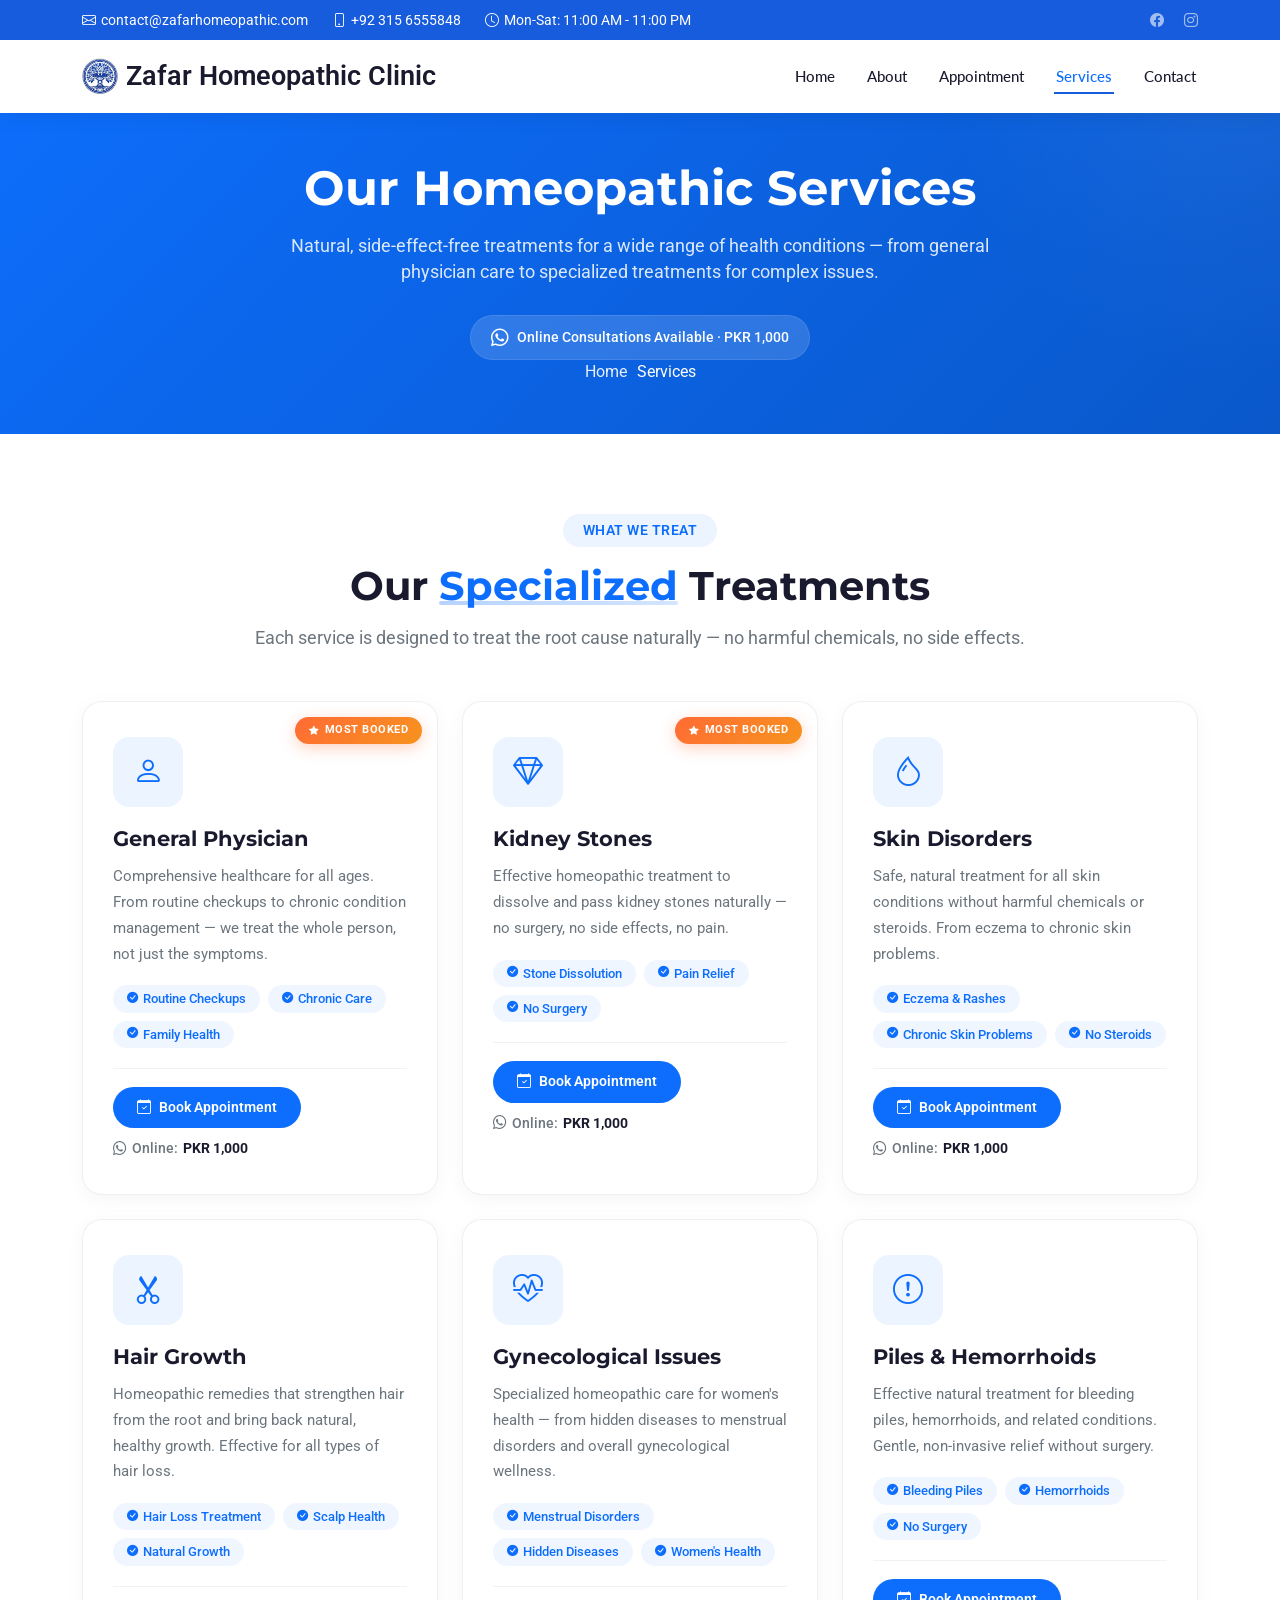
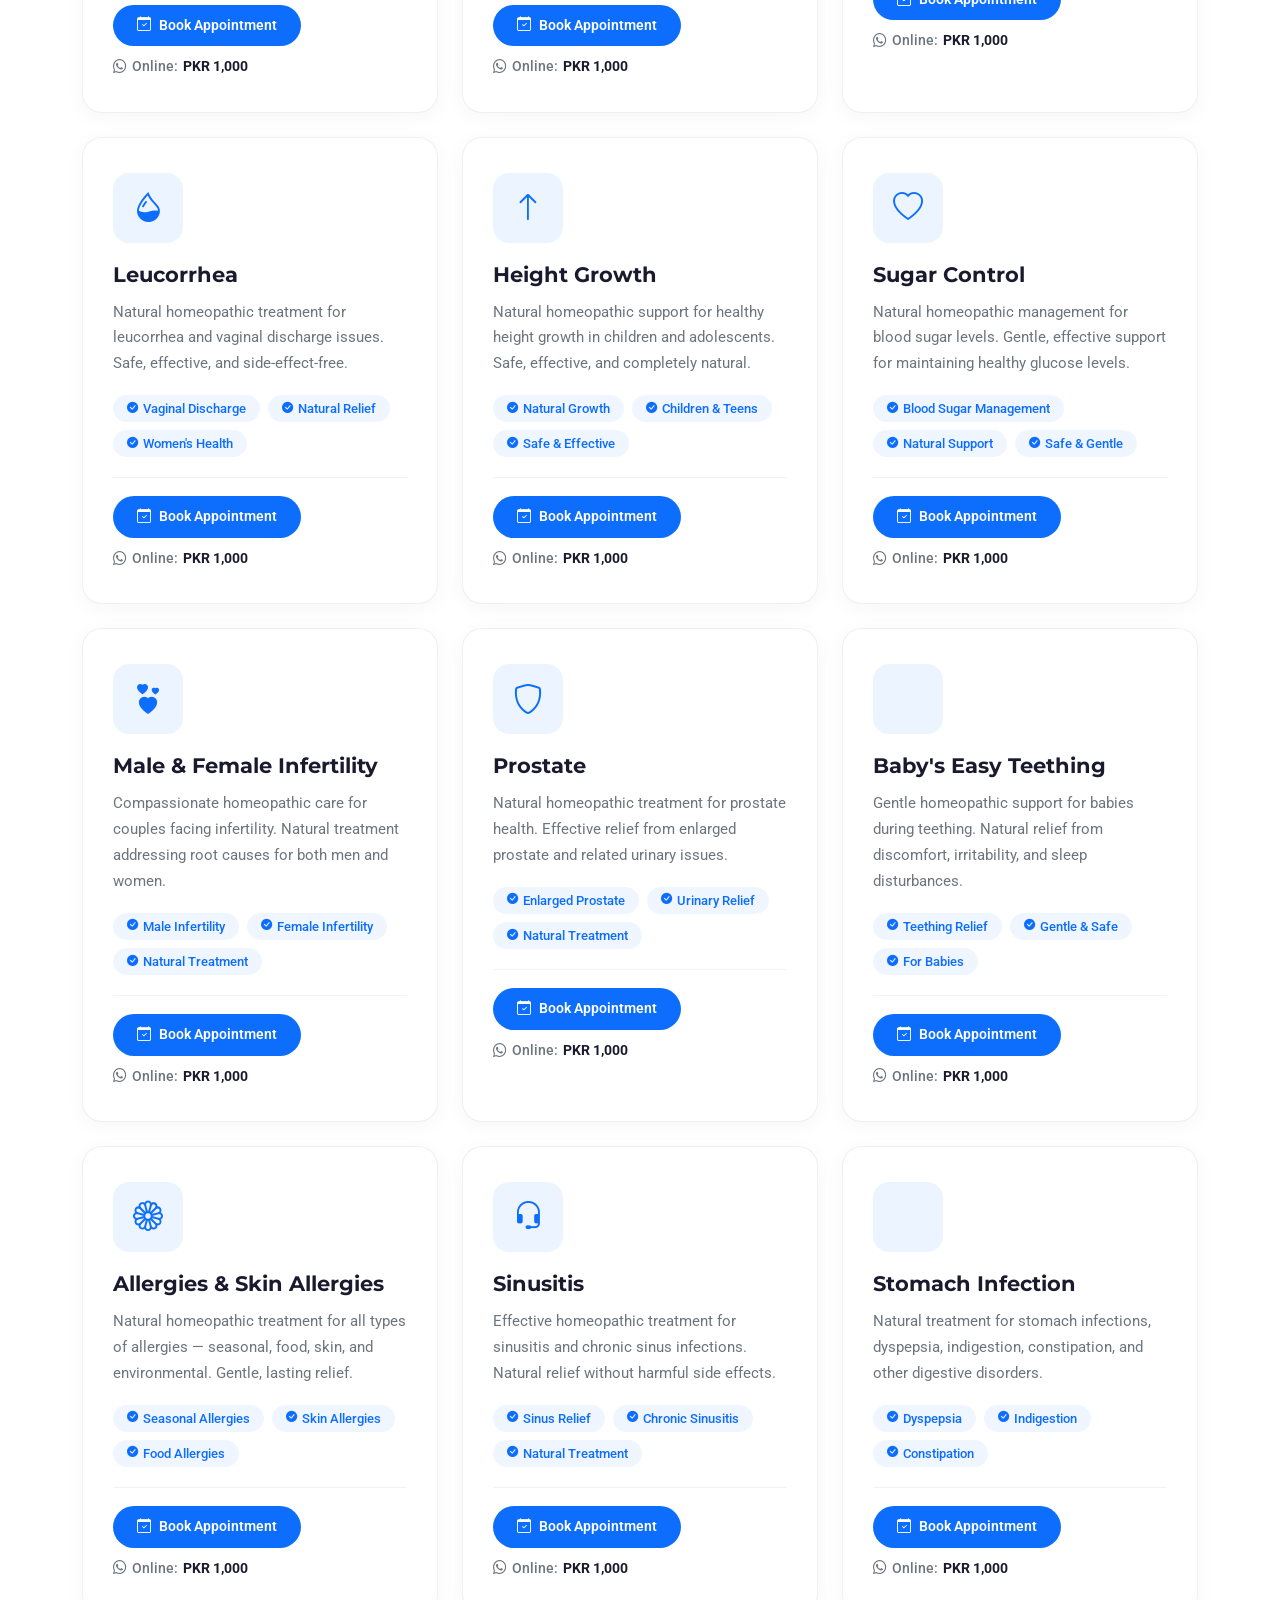
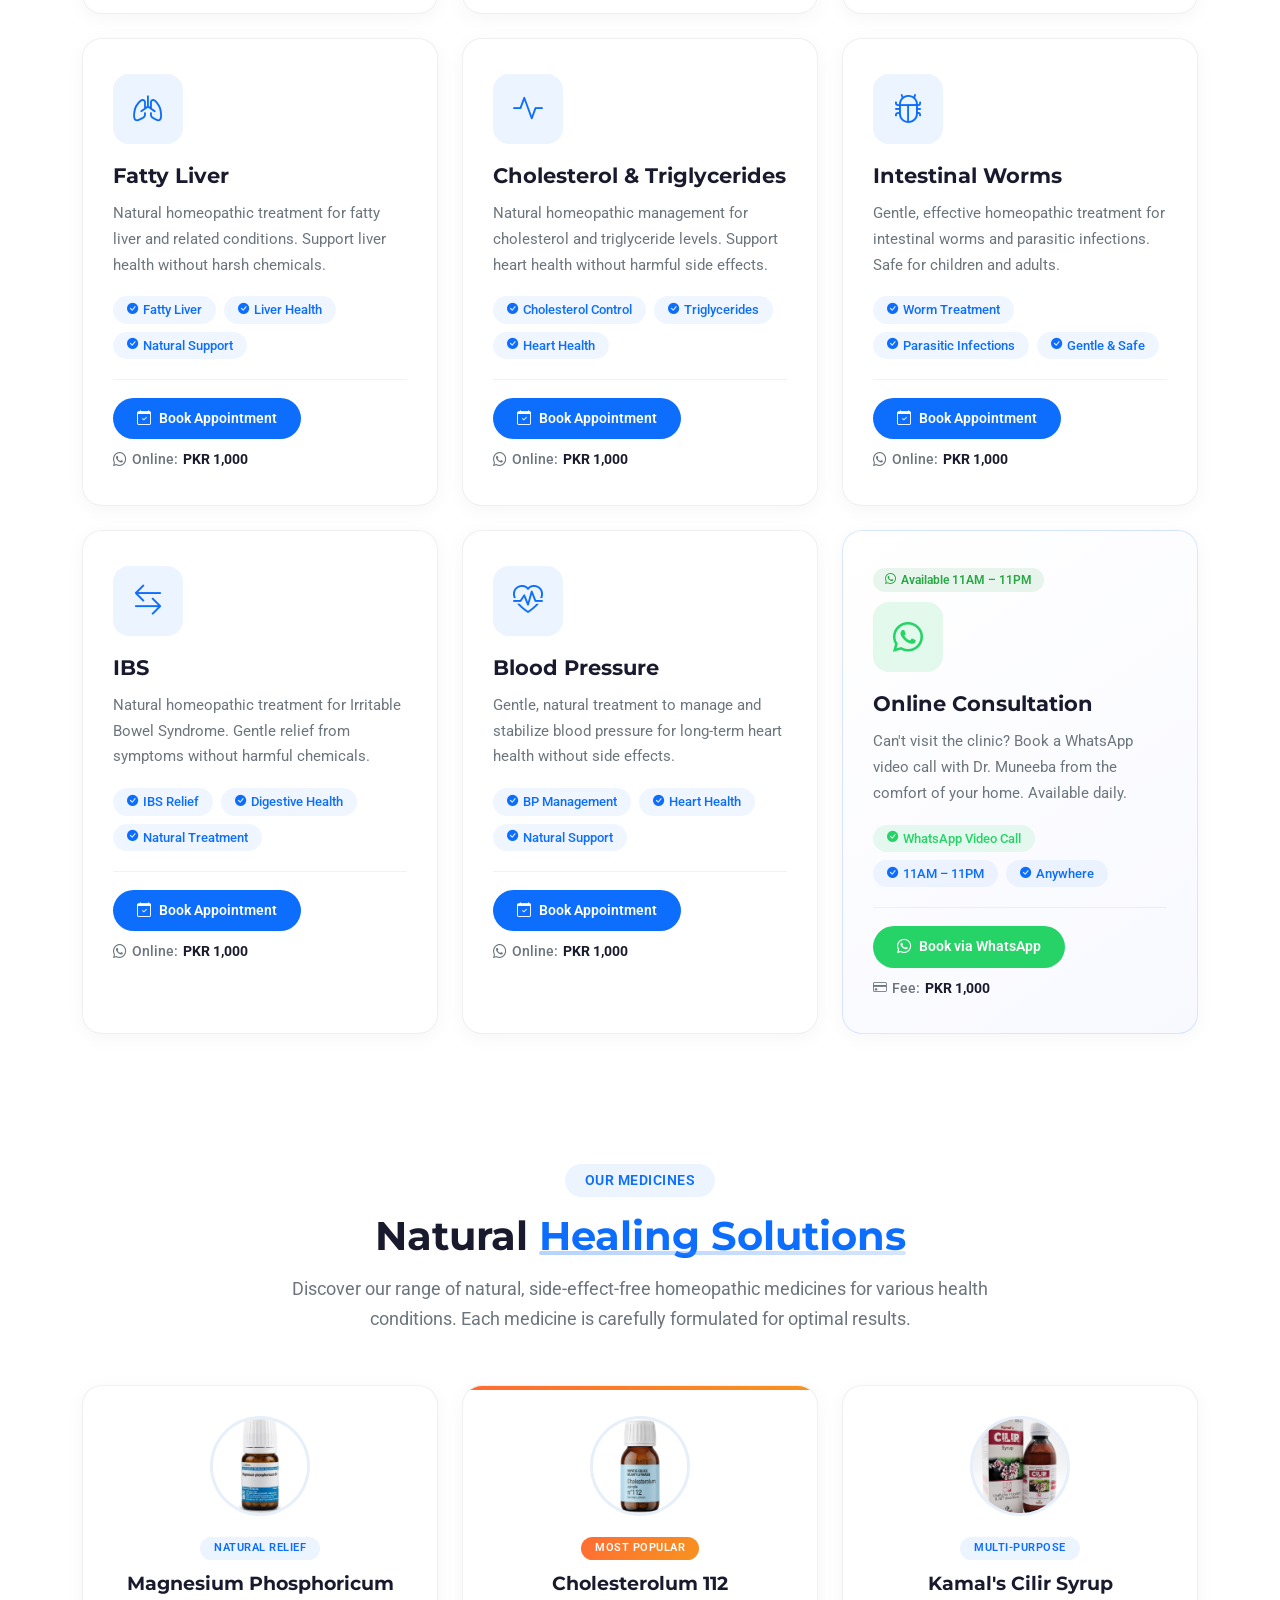
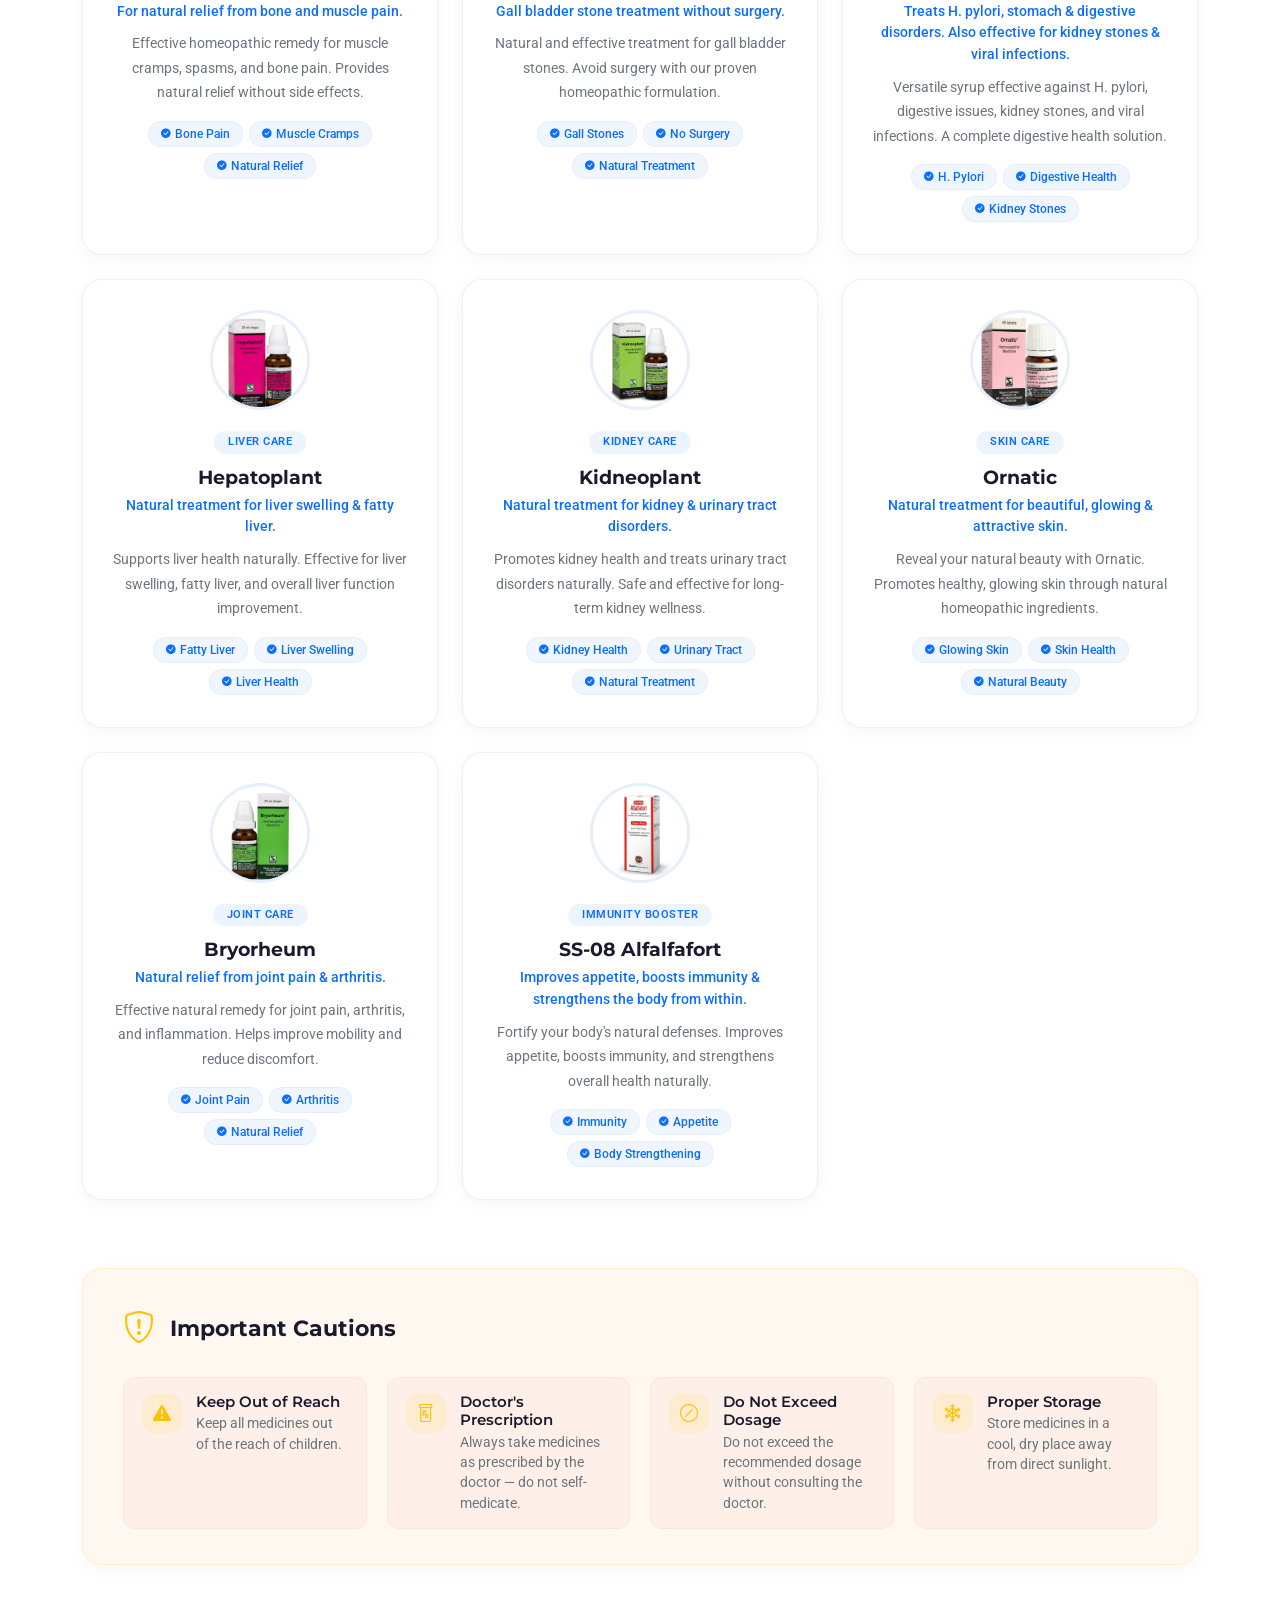
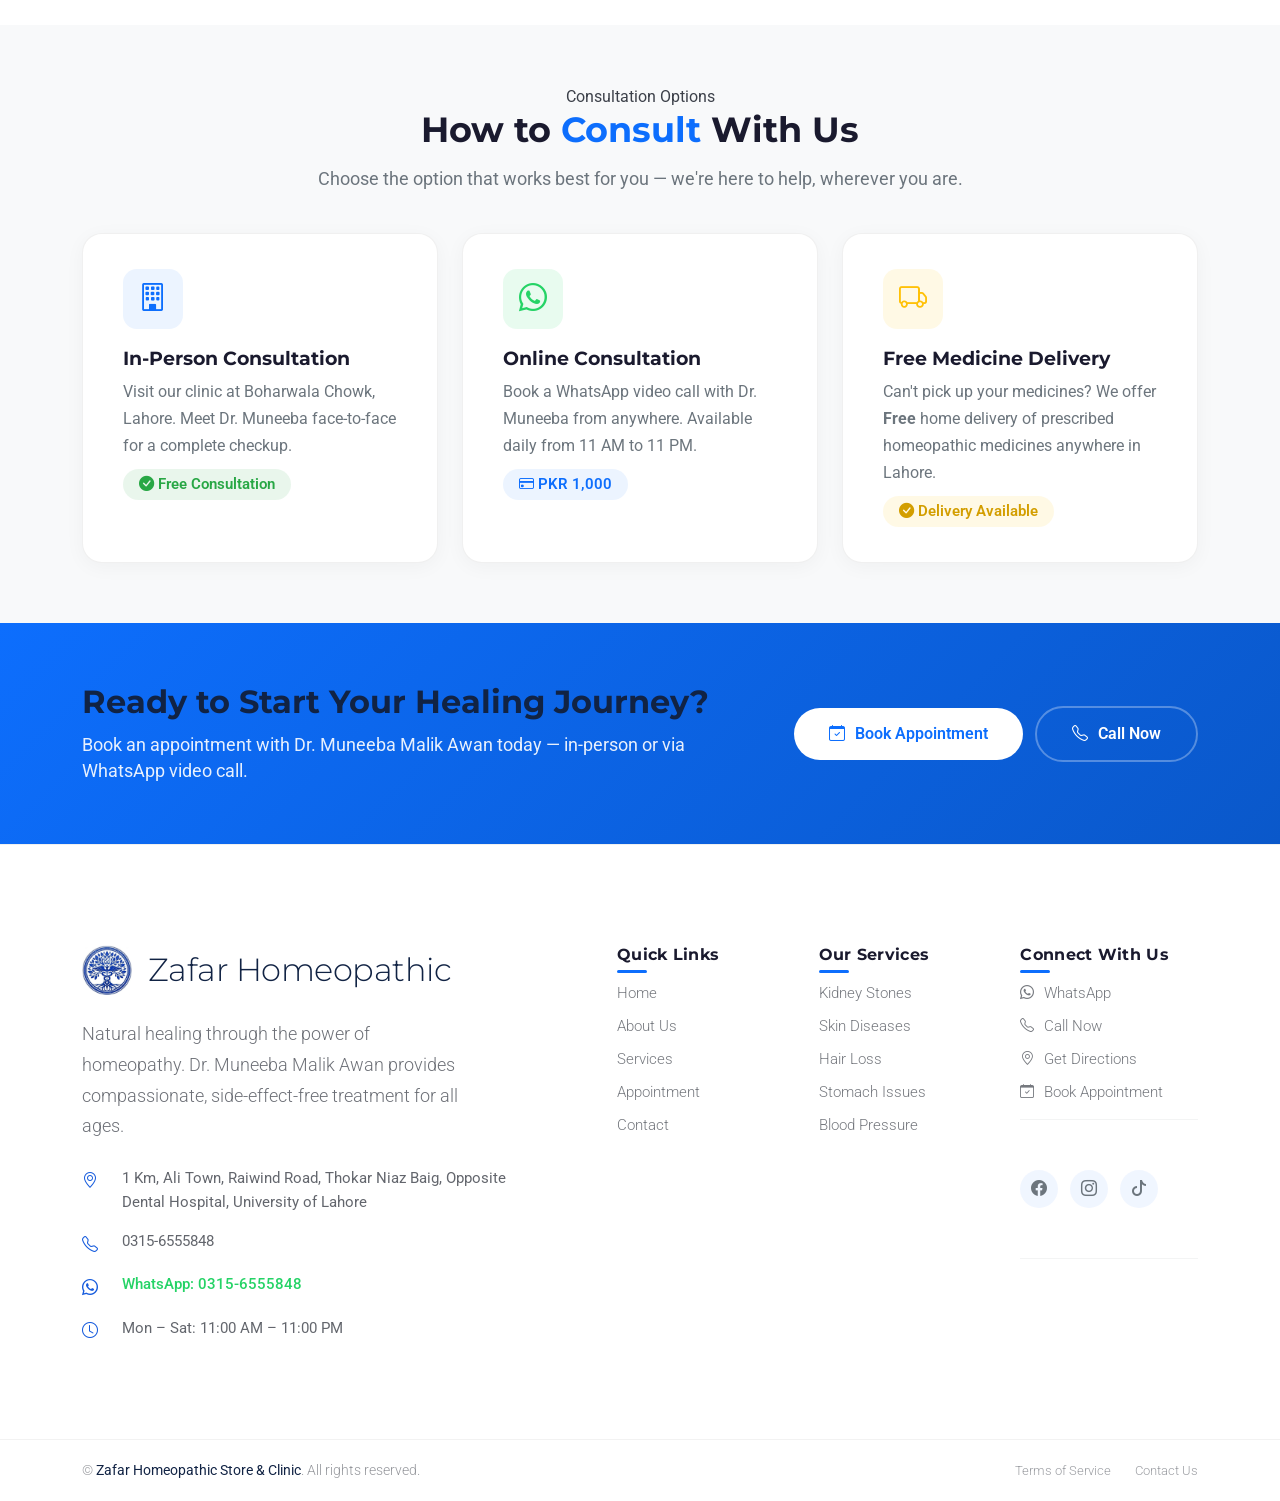
<file: services.html>
<!doctype html>
<html lang="en">
  <head>
    <meta charset="utf-8" />
    <meta content="width=device-width, initial-scale=1.0" name="viewport" />
    <title>Services - Dr. Muneeba Malik Awan | Homeopathic Clinic Lahore</title>
    <meta
      name="description"
      content="Homeopathic treatment services for kidney stones, skin disorders, hair loss, stomach infections, gynecological issues, infertility, piles, allergies & more. Online consultations available via WhatsApp."
    />
    <meta
      name="keywords"
      content="homeopathic services Lahore, kidney stone treatment homeopathy, skin disorder treatment, hair loss treatment Lahore, gynecological issues treatment, infertility treatment homeopathy, piles treatment, allergies treatment, stomach infection, online homeopathic consultation, Dr. Muneeba Malik Awan services, homeopathic clinic near me"
    />
    <meta name="author" content="Dr. Muneeba Malik Awan" />
    <meta name="robots" content="index, follow, max-snippet:-1, max-image-preview:large, max-video-preview:-1" />
    <meta name="language" content="English" />
    <meta name="revisit-after" content="7 days" />

    <!-- Canonical URL -->
    <link rel="canonical" href="https://zafarhomeopathic.com/services.html" />

    <!-- Open Graph -->
    <meta
      property="og:title"
      content="Services - Homeopathic Treatment for All Health Issues | Dr. Muneeba Malik Awan"
    />
    <meta
      property="og:description"
      content="Comprehensive homeopathic treatment services for kidney stones, skin disorders, hair loss, gynecological issues, infertility, piles, allergies & more. Online consultations available."
    />
    <meta property="og:type" content="website" />
    <meta property="og:url" content="https://zafarhomeopathic.com/services.html" />
    
    <!-- Twitter Card -->
    <meta name="twitter:card" content="summary_large_image" />
    <meta name="twitter:title" content="Homeopathic Services - Kidney Stones, Skin Disorders, Hair Loss & More" />
    <meta name="twitter:description" content="Natural treatment for kidney stones, skin problems, hair loss, gynecological issues, infertility & more by Dr. Muneeba Malik Awan" />

    <!-- Favicons -->
    <link href="assets/img/favicon.png" rel="icon" />
    <link href="assets/img/apple-touch-icon.png" rel="apple-touch-icon" />

    <!-- Fonts -->
    <link href="https://fonts.googleapis.com" rel="preconnect" />
    <link href="https://fonts.gstatic.com" rel="preconnect" crossorigin />
    <link
      href="https://fonts.googleapis.com/css2?family=Roboto:ital,wght@0,100;0,300;0,400;0,500;0,700;0,900;1,100;1,300;1,400;1,500;1,700;1,900&family=Montserrat:ital,wght@0,100;0,200;0,300;0,400;0,500;0,600;0,700;0,800;0,900;1,100;1,200;1,300;1,400;1,500;1,600;1,700;1,800;1,900&family=Lato:ital,wght@0,100;0,300;0,400;0,700;0,900;1,100;1,300;1,400;1,700;1,900&display=swap"
      rel="stylesheet"
    />

    <!-- Vendor CSS Files -->
    <link
      href="assets/vendor/bootstrap/css/bootstrap.min.css"
      rel="stylesheet"
    />
    <link
      href="assets/vendor/bootstrap-icons/bootstrap-icons.css"
      rel="stylesheet"
    />
    <link href="assets/vendor/aos/aos.css" rel="stylesheet" />
    <link
      href="assets/vendor/glightbox/css/glightbox.min.css"
      rel="stylesheet"
    />
    <link
      href="assets/vendor/fontawesome-free/css/all.min.css"
      rel="stylesheet"
    />
    <link href="assets/vendor/swiper/swiper-bundle.min.css" rel="stylesheet" />
    <link
      rel="stylesheet"
      href="https://cdnjs.cloudflare.com/ajax/libs/font-awesome/6.4.0/css/all.min.css"
    />

    <!-- Main CSS File -->
    <link href="assets/css/main.css" rel="stylesheet" />

    <!-- Schema.org Markup - Medical Services -->
    <script type="application/ld+json">
    {
      "@context": "https://schema.org",
      "@type": "MedicalBusiness",
      "name": "Zafar Homeopathic Clinic - Homeopathic Services",
      "description": "Comprehensive homeopathic medical services for various health conditions",
      "url": "https://zafarhomeopathic.com/services.html",
      "medicalSpecialty": [
        "Homeopathy",
        "Alternative Medicine"
      ],
      "availableService": [
        {
          "@type": "MedicalService",
          "name": "Kidney Stone Treatment",
          "description": "Natural homeopathic treatment for kidney stones"
        },
        {
          "@type": "MedicalService",
          "name": "Skin Disorder Treatment",
          "description": "Treatment for various skin conditions and disorders"
        },
        {
          "@type": "MedicalService",
          "name": "Hair Loss Treatment",
          "description": "Homeopathic solutions for hair loss and baldness"
        },
        {
          "@type": "MedicalService",
          "name": "Gynecological Issues Treatment",
          "description": "Treatment for women's health issues"
        },
        {
          "@type": "MedicalService",
          "name": "Infertility Treatment",
          "description": "Homeopathic treatment for infertility"
        },
        {
          "@type": "MedicalService",
          "name": "Piles Treatment",
          "description": "Natural treatment for hemorrhoids and piles"
        },
        {
          "@type": "MedicalService",
          "name": "Online Consultation",
          "description": "Remote homeopathic consultation via WhatsApp"
        }
      ]
    }
    </script>

    <!-- Custom Services Page CSS -->
    <style>
      /* ========================================
           NAVBAR - Always White Background
           ======================================== */
      .header {
        background: #ffffff !important;
        box-shadow: 0 2px 20px rgba(0, 0, 0, 0.08);
      }

      .header .branding {
        background: #ffffff !important;
      }

      .header .sitename {
        color: #1a1a2e !important;
        font-size: 1.7rem;
        font-weight: 600;
      }

      .header .navmenu ul li a {
        color: #1a1a2e !important;
      }

      .header .navmenu ul li a:hover,
      .header .navmenu ul li a.active {
        color: #0d6efd !important;
      }

      .header .navmenu ul li .dropdown ul {
        background: #ffffff !important;
      }

      .header .navmenu ul li .dropdown ul li a {
        color: #1a1a2e !important;
      }

      .header .navmenu ul li .dropdown ul li a:hover {
        color: #0d6efd !important;
        background: rgba(13, 110, 253, 0.05) !important;
      }

      .header .mobile-nav-toggle {
        color: #1a1a2e !important;
      }

      /* ========================================
           PAGE TITLE - FIXED NAVBAR OVERLAP
           ======================================== */
      .page-title-custom {
        background: linear-gradient(135deg, #0d6efd, #0a58ca);
        padding: 160px 0 50px;
        position: relative;
        overflow: hidden;
      }

      .page-title-custom::before {
        content: "";
        position: absolute;
        top: -50%;
        right: -20%;
        width: 600px;
        height: 600px;
        background: radial-gradient(
          circle,
          rgba(255, 255, 255, 0.05) 0%,
          transparent 70%
        );
        border-radius: 50%;
      }

      .page-title-custom h1 {
        color: #ffffff;
        font-size: 3rem;
        font-weight: 700;
        margin-bottom: 15px;
      }

      .page-title-custom p {
        color: rgba(255, 255, 255, 0.85);
        font-size: 1.1rem;
        margin-bottom: 20px;
      }

      .page-title-custom .breadcrumb-custom {
        background: transparent;
        padding: 0;
        margin: 0;
      }

      .page-title-custom .breadcrumb-custom ol {
        display: flex;
        justify-content: center;
        gap: 10px;
        list-style: none;
        padding: 0;
        margin: 0;
      }

      .page-title-custom .breadcrumb-custom ol li {
        color: rgba(255, 255, 255, 0.7);
      }

      .page-title-custom .breadcrumb-custom ol li a {
        color: rgba(255, 255, 255, 0.9);
        text-decoration: none;
        transition: color 0.3s ease;
      }

      .page-title-custom .breadcrumb-custom ol li a:hover {
        color: #ffffff;
      }

      .page-title-custom .breadcrumb-custom ol li.current {
        color: #ffffff;
      }

      /* ========================================
           CONSULTATION BADGE
           ======================================== */
      .consultation-badge {
        display: inline-flex;
        align-items: center;
        gap: 8px;
        background: rgba(255, 255, 255, 0.15);
        backdrop-filter: blur(10px);
        padding: 8px 20px;
        border-radius: 50px;
        color: #ffffff;
        font-size: 0.9rem;
        font-weight: 500;
        border: 1px solid rgba(255, 255, 255, 0.1);
        margin-top: 10px;
      }

      .consultation-badge i {
        font-size: 1.1rem;
      }

      /* ========================================
           SERVICES SECTION
           ======================================== */
      .services-section {
        padding: 80px 0 60px;
      }

      .services-section .section-badge {
        display: inline-block;
        background: rgba(13, 110, 253, 0.08);
        color: #0d6efd;
        padding: 6px 20px;
        border-radius: 50px;
        font-size: 14px;
        font-weight: 600;
        letter-spacing: 0.5px;
        text-transform: uppercase;
        margin-bottom: 15px;
      }

      .services-section h2 {
        font-size: 2.5rem;
        font-weight: 700;
        color: #1a1a2e;
        margin-bottom: 15px;
      }

      .services-section h2 .highlight {
        color: #0d6efd;
        position: relative;
      }

      .services-section h2 .highlight::after {
        content: "";
        position: absolute;
        bottom: 5px;
        left: 0;
        right: 0;
        height: 4px;
        background: linear-gradient(90deg, #0d6efd, #6ea8fe);
        border-radius: 2px;
        opacity: 0.3;
      }

      .services-section .section-subtitle {
        color: #6c757d;
        font-size: 1.1rem;
        margin-bottom: 50px;
      }

      /* ========================================
           SERVICE CARD
           ======================================== */
      .service-card {
        background: #ffffff;
        border-radius: 20px;
        padding: 35px 30px;
        border: 1px solid rgba(0, 0, 0, 0.06);
        box-shadow: 0 4px 20px rgba(0, 0, 0, 0.04);
        transition: all 0.4s ease;
        height: 100%;
        position: relative;
        overflow: hidden;
      }

      .service-card::before {
        content: "";
        position: absolute;
        top: 0;
        left: 0;
        right: 0;
        height: 4px;
        background: linear-gradient(90deg, #0d6efd, #6ea8fe);
        opacity: 0;
        transition: opacity 0.4s ease;
      }

      .service-card:hover {
        transform: translateY(-8px);
        box-shadow: 0 15px 50px rgba(13, 110, 253, 0.1);
        border-color: rgba(13, 110, 253, 0.1);
      }

      .service-card:hover::before {
        opacity: 1;
      }

      /* Most Booked Badge */
      .service-card .most-booked-badge {
        position: absolute;
        top: 15px;
        right: 15px;
        display: inline-flex;
        align-items: center;
        gap: 5px;
        background: linear-gradient(135deg, #ff6b35, #f7931e);
        color: #ffffff;
        padding: 5px 14px;
        border-radius: 50px;
        font-size: 0.7rem;
        font-weight: 700;
        text-transform: uppercase;
        letter-spacing: 0.5px;
        box-shadow: 0 4px 15px rgba(255, 107, 53, 0.3);
        z-index: 2;
      }

      .service-card .most-booked-badge i {
        font-size: 0.6rem;
      }

      .service-card .service-icon {
        width: 70px;
        height: 70px;
        border-radius: 16px;
        background: rgba(13, 110, 253, 0.08);
        display: flex;
        align-items: center;
        justify-content: center;
        margin-bottom: 20px;
        font-size: 30px;
        color: #0d6efd;
        transition: all 0.3s ease;
      }

      .service-card:hover .service-icon {
        background: #0d6efd;
        color: #ffffff;
        transform: scale(1.05);
      }

      .service-card .service-icon img {
        width: 40px;
        height: 40px;
        object-fit: contain;
      }

      .service-card h3 {
        font-size: 1.3rem;
        font-weight: 700;
        color: #1a1a2e;
        margin-bottom: 12px;
      }

      .service-card p {
        color: #6c757d;
        line-height: 1.7;
        font-size: 0.95rem;
        margin-bottom: 18px;
      }

      .service-card .service-features {
        display: flex;
        flex-wrap: wrap;
        gap: 8px;
        margin-bottom: 20px;
      }

      .service-card .service-features .feature-tag {
        display: inline-flex;
        align-items: center;
        gap: 5px;
        background: rgba(13, 110, 253, 0.06);
        color: #0d6efd;
        padding: 4px 14px;
        border-radius: 50px;
        font-size: 0.8rem;
        font-weight: 500;
      }

      .service-card .service-features .feature-tag i {
        font-size: 0.7rem;
      }

      .service-card .service-footer {
        display: flex;
        align-items: center;
        justify-content: space-between;
        flex-wrap: wrap;
        gap: 10px;
        padding-top: 18px;
        border-top: 1px solid rgba(0, 0, 0, 0.05);
      }

      .service-card .service-footer .btn-appointment {
        display: inline-flex;
        align-items: center;
        gap: 8px;
        padding: 10px 24px;
        background: #0d6efd;
        color: #ffffff;
        border-radius: 50px;
        font-weight: 600;
        font-size: 0.9rem;
        text-decoration: none;
        transition: all 0.3s ease;
        border: none;
      }

      .service-card .service-footer .btn-appointment:hover {
        background: #0a58ca;
        transform: translateY(-2px);
        box-shadow: 0 8px 25px rgba(13, 110, 253, 0.25);
        color: #ffffff;
      }

      .service-card .service-footer .btn-appointment i {
        font-size: 0.9rem;
      }

      .service-card .service-footer .fee-badge {
        display: inline-flex;
        align-items: center;
        gap: 5px;
        color: #6c757d;
        font-size: 0.85rem;
        font-weight: 500;
      }

      .service-card .service-footer .fee-badge strong {
        color: #1a1a2e;
      }

      .service-card .online-tag {
        display: inline-flex;
        align-items: center;
        gap: 5px;
        background: rgba(40, 167, 69, 0.1);
        color: #28a745;
        padding: 3px 12px;
        border-radius: 50px;
        font-size: 0.75rem;
        font-weight: 600;
        margin-bottom: 10px;
      }

      .service-card .online-tag i {
        font-size: 0.7rem;
      }

      /* ========================================
           CONSULTATION INFO SECTION
           ======================================== */
      .consultation-info-section {
        background: #f8f9fa;
        padding: 60px 0;
      }

      .consultation-info-section .info-card {
        background: #ffffff;
        border-radius: 20px;
        padding: 35px 40px;
        border: 1px solid rgba(0, 0, 0, 0.06);
        box-shadow: 0 4px 20px rgba(0, 0, 0, 0.04);
        height: 100%;
        transition: all 0.3s ease;
      }

      .consultation-info-section .info-card:hover {
        transform: translateY(-5px);
        box-shadow: 0 10px 40px rgba(13, 110, 253, 0.08);
      }

      .consultation-info-section .info-card .info-icon {
        width: 60px;
        height: 60px;
        border-radius: 14px;
        background: rgba(13, 110, 253, 0.08);
        display: flex;
        align-items: center;
        justify-content: center;
        font-size: 28px;
        color: #0d6efd;
        margin-bottom: 18px;
      }

      .consultation-info-section .info-card h4 {
        font-size: 1.2rem;
        font-weight: 700;
        color: #1a1a2e;
        margin-bottom: 8px;
      }

      .consultation-info-section .info-card p {
        color: #6c757d;
        line-height: 1.7;
        margin-bottom: 0;
      }

      .consultation-info-section .info-card .price-tag {
        display: inline-block;
        background: rgba(13, 110, 253, 0.08);
        color: #0d6efd;
        padding: 4px 16px;
        border-radius: 50px;
        font-weight: 600;
        font-size: 0.95rem;
        margin-top: 10px;
      }

      .consultation-info-section .info-card .free-tag {
        display: inline-block;
        background: rgba(40, 167, 69, 0.1);
        color: #28a745;
        padding: 4px 16px;
        border-radius: 50px;
        font-weight: 600;
        font-size: 0.95rem;
        margin-top: 10px;
      }

      /* ========================================
           MEDICINES SECTION (V2)
           ======================================== */
      .v2-medicines {
        padding: 70px 0 60px;
        background: #ffffff;
      }

      .v2-medicines-header {
        text-align: center;
        margin-bottom: 50px;
      }

      .v2-medicines-badge {
        display: inline-block;
        background: rgba(13, 110, 253, 0.08);
        color: #0d6efd;
        padding: 6px 20px;
        border-radius: 50px;
        font-size: 14px;
        font-weight: 600;
        letter-spacing: 0.5px;
        text-transform: uppercase;
        margin-bottom: 15px;
      }

      .v2-medicines-title {
        font-size: 2.5rem;
        font-weight: 700;
        color: #1a1a2e;
        margin-bottom: 15px;
      }

      .v2-medicines-title .v2-highlight {
        color: #0d6efd;
        position: relative;
      }

      .v2-medicines-title .v2-highlight::after {
        content: "";
        position: absolute;
        bottom: 5px;
        left: 0;
        right: 0;
        height: 4px;
        background: linear-gradient(90deg, #0d6efd, #6ea8fe);
        border-radius: 2px;
        opacity: 0.3;
      }

      .v2-medicines-subtitle {
        color: #6c757d;
        font-size: 1.1rem;
        max-width: 750px;
        margin: 0 auto;
      }

      .v2-medicine-card {
        background: #ffffff;
        border-radius: 20px;
        padding: 30px 28px 32px;
        border: 1px solid rgba(0, 0, 0, 0.06);
        box-shadow: 0 4px 20px rgba(0, 0, 0, 0.04);
        transition: all 0.4s ease;
        height: 100%;
        position: relative;
        overflow: hidden;
        text-align: center;
      }

      .v2-medicine-card:hover {
        transform: translateY(-8px);
        box-shadow: 0 15px 40px rgba(13, 110, 253, 0.1);
        border-color: rgba(13, 110, 253, 0.1);
      }

      .v2-medicine-card::before {
        content: "";
        position: absolute;
        top: 0;
        left: 0;
        right: 0;
        height: 4px;
        background: linear-gradient(90deg, #0d6efd, #6ea8fe);
        opacity: 0;
        transition: opacity 0.4s ease;
      }

      .v2-medicine-card:hover::before {
        opacity: 1;
      }

      .v2-medicine-card--featured::before {
        opacity: 1;
        background: linear-gradient(90deg, #ff6b35, #f7931e);
      }

      .v2-medicine-card .v2-medicine-icon {
        width: 100px;
        height: 100px;
        border-radius: 50%;
        overflow: hidden;
        margin: 0 auto 18px;
        border: 3px solid rgba(13, 110, 253, 0.08);
        transition: all 0.3s ease;
        display: flex;
        align-items: center;
        justify-content: center;
        background: #f8f9fa;
      }

      .v2-medicine-card:hover .v2-medicine-icon {
        border-color: #0d6efd;
        transform: scale(1.05);
      }

      .v2-medicine-card .v2-medicine-icon img {
        width: 100%;
        height: 100%;
        object-fit: cover;
      }

      .v2-medicine-card .v2-medicine-badge {
        display: inline-block;
        background: rgba(13, 110, 253, 0.08);
        color: #0d6efd;
        padding: 3px 14px;
        border-radius: 50px;
        font-size: 0.7rem;
        font-weight: 600;
        text-transform: uppercase;
        letter-spacing: 0.5px;
        margin-bottom: 12px;
      }

      .v2-medicine-card .v2-medicine-badge--popular {
        background: linear-gradient(135deg, #ff6b35, #f7931e);
        color: #ffffff;
      }

      .v2-medicine-card .v2-medicine-name {
        font-size: 1.2rem;
        font-weight: 700;
        color: #1a1a2e;
        margin-bottom: 6px;
      }

      .v2-medicine-card .v2-medicine-usage {
        font-size: 0.9rem;
        color: #0d6efd;
        font-weight: 500;
        margin-bottom: 10px;
        line-height: 1.5;
      }

      .v2-medicine-card .v2-medicine-description {
        font-size: 0.9rem;
        color: #6c757d;
        line-height: 1.7;
        margin-bottom: 15px;
      }

      .v2-medicine-card .v2-medicine-tags {
        display: flex;
        flex-wrap: wrap;
        gap: 6px;
        justify-content: center;
      }

      .v2-medicine-card .v2-medicine-tags span {
        display: inline-flex;
        align-items: center;
        gap: 4px;
        background: rgba(13, 110, 253, 0.06);
        color: #0d6efd;
        padding: 3px 12px;
        border-radius: 50px;
        font-size: 0.75rem;
        font-weight: 500;
      }

      .v2-medicine-card .v2-medicine-tags span i {
        font-size: 0.6rem;
      }

      /* Cautions Section */
      .v2-cautions-card {
        background: #fff8f0;
        border-radius: 20px;
        padding: 35px 40px;
        border: 1px solid rgba(255, 193, 7, 0.15);
      }

      .v2-cautions-header {
        display: flex;
        align-items: center;
        gap: 15px;
        margin-bottom: 25px;
      }

      .v2-cautions-header i {
        font-size: 32px;
        color: #ffc107;
      }

      .v2-cautions-header h3 {
        font-size: 1.4rem;
        font-weight: 700;
        color: #1a1a2e;
        margin-bottom: 0;
      }

      .v2-cautions-grid {
        display: grid;
        grid-template-columns: repeat(auto-fit, minmax(220px, 1fr));
        gap: 20px;
      }

      .v2-caution-item {
        display: flex;
        align-items: flex-start;
        gap: 14px;
      }

      .v2-caution-item .v2-caution-icon {
        width: 40px;
        height: 40px;
        border-radius: 12px;
        background: rgba(255, 193, 7, 0.1);
        display: flex;
        align-items: center;
        justify-content: center;
        flex-shrink: 0;
      }

      .v2-caution-item .v2-caution-icon i {
        font-size: 18px;
        color: #ffc107;
      }

      .v2-caution-item .v2-caution-content h4 {
        font-size: 0.95rem;
        font-weight: 600;
        color: #1a1a2e;
        margin-bottom: 2px;
      }

      .v2-caution-item .v2-caution-content p {
        font-size: 0.85rem;
        color: #6c757d;
        margin-bottom: 0;
        line-height: 1.5;
      }

      /* ========================================
           CTA SECTION
           ======================================== */
      .about-cta-section {
        padding: 60px 0;
        background: linear-gradient(135deg, #0d6efd, #0a58ca);
        color: #ffffff;
      }

      .about-cta-section h3 {
        font-size: 2rem;
        font-weight: 700;
        margin-bottom: 10px;
      }

      .about-cta-section p {
        font-size: 1.1rem;
        opacity: 0.9;
        margin-bottom: 0;
      }

      .about-cta-section .cta-buttons-wrapper {
        display: flex;
        flex-wrap: wrap;
        justify-content: flex-end;
        align-items: center;
        gap: 12px;
      }

      .about-cta-section .btn-cta-custom {
        display: inline-flex;
        align-items: center;
        padding: 14px 35px;
        border-radius: 50px;
        font-weight: 600;
        text-decoration: none;
        transition: all 0.3s ease;
        background: #ffffff;
        color: #0d6efd;
        border: none;
        font-size: 1rem;
        gap: 10px;
        white-space: nowrap;
      }

      .about-cta-section .btn-cta-custom:hover {
        transform: translateY(-3px);
        box-shadow: 0 8px 30px rgba(0, 0, 0, 0.2);
        background: #ffffff;
        color: #0d6efd;
      }

      .about-cta-section .btn-cta-custom-outline {
        display: inline-flex;
        align-items: center;
        padding: 14px 35px;
        border-radius: 50px;
        font-weight: 600;
        text-decoration: none;
        transition: all 0.3s ease;
        background: transparent;
        color: #ffffff;
        border: 2px solid rgba(255, 255, 255, 0.3);
        font-size: 1rem;
        gap: 10px;
        white-space: nowrap;
      }

      .about-cta-section .btn-cta-custom-outline:hover {
        background: #ffffff;
        color: #0d6efd;
        border-color: #ffffff;
        transform: translateY(-3px);
      }

      /* ========================================
           RESPONSIVE - NAVBAR OVERLAP FIX
           ======================================== */
      @media (max-width: 991px) {
        .page-title-custom {
          padding: 140px 0 40px;
        }
        .header .sitename {
          font-size: 1.3rem;
          font-weight: 600;
        }

        .page-title-custom h1 {
          font-size: 2.5rem;
        }

        .services-section h2 {
          font-size: 2rem;
        }

        .consultation-info-section .info-card {
          padding: 25px 25px;
        }

        .about-cta-section {
          text-align: center;
        }

        .about-cta-section .cta-buttons-wrapper {
          justify-content: center;
          margin-top: 20px;
        }

        .v2-medicines-title {
          font-size: 2rem;
        }

        .v2-cautions-grid {
          grid-template-columns: 1fr 1fr;
        }
      }

      @media (max-width: 768px) {
        .page-title-custom {
          padding: 120px 0 30px;
        }
        .header .sitename {
          font-size: 1.2rem;
          font-weight: 600;
        }

        .page-title-custom h1 {
          font-size: 2rem;
        }

        .page-title-custom p {
          font-size: 0.95rem !important;
        }

        .services-section {
          padding: 50px 0 30px;
        }

        .services-section h2 {
          font-size: 1.6rem;
        }

        .service-card {
          padding: 25px 20px;
        }

        .service-card .service-footer {
          flex-direction: column;
          align-items: stretch;
        }

        .service-card .service-footer .btn-appointment {
          justify-content: center;
        }

        .consultation-info-section .info-card {
          padding: 20px;
        }

        .about-cta-section .cta-buttons-wrapper {
          flex-direction: column;
          align-items: stretch;
        }

        .about-cta-section .btn-cta-custom,
        .about-cta-section .btn-cta-custom-outline {
          width: 100%;
          justify-content: center;
          white-space: normal;
        }

        .v2-medicines-title {
          font-size: 1.6rem;
        }

        .v2-medicines-subtitle {
          font-size: 0.95rem;
        }

        .v2-medicine-card {
          padding: 25px 20px;
        }

        .v2-cautions-card {
          padding: 25px 20px;
        }

        .v2-cautions-grid {
          grid-template-columns: 1fr;
        }
      }

      @media (max-width: 576px) {
        .page-title-custom {
          padding: 100px 0 25px;
        }
        .header .sitename {
          font-size: 1.1rem;
          font-weight: 600;
        }

        .page-title-custom h1 {
          font-size: 1.6rem;
        }

        .page-title-custom p {
          font-size: 0.85rem !important;
        }

        .services-section h2 {
          font-size: 1.3rem;
        }

        .services-section .section-subtitle {
          font-size: 0.95rem;
        }

        .service-card h3 {
          font-size: 1.1rem;
        }

        .service-card p {
          font-size: 0.9rem;
        }

        .service-card .service-footer .fee-badge {
          font-size: 0.8rem;
        }

        .consultation-badge {
          font-size: 0.75rem;
          padding: 6px 14px;
        }

        .v2-medicines-title {
          font-size: 1.3rem;
        }

        .v2-medicine-card .v2-medicine-icon {
          width: 80px;
          height: 80px;
        }

        .v2-medicine-card .v2-medicine-name {
          font-size: 1.1rem;
        }

        .v2-cautions-header h3 {
          font-size: 1.1rem;
        }
      }

      @media (max-width: 400px) {
        .page-title-custom {
          padding: 9rem 0 20px;
        }
        .header .sitename {
          font-size: 1rem;
          font-weight: 600;
        }

        .page-title-custom h1 {
          font-size: 1.4rem;
        }
      }
    </style>

    <!-- =======================================================
    * Template Name: Clinic
    * Template URL: https://bootstrapmade.com/clinic-bootstrap-template/
    * Updated: Jul 23 2025 with Bootstrap v5.3.7
    * Author: BootstrapMade.com
    * License: https://bootstrapmade.com/license/
    ======================================================== -->
  </head>

  <body class="services-page">
    <!-- ======= Header ======= -->
    <header id="header" class="header fixed-top">
      <div class="topbar d-flex align-items-center dark-background">
        <div
          class="container d-flex justify-content-center justify-content-md-between"
        >
          <div class="contact-info d-flex align-items-center">
            <i class="bi bi-envelope d-flex align-items-center"
              ><a href="mailto:contact@zafarhomeopathic.com">contact@zafarhomeopathic.com</a></i
            >
            <i class="bi bi-phone d-flex align-items-center ms-4"
              ><span>+92 315 6555848</span></i
            >
            <i class="bi bi-clock d-flex align-items-center ms-4"
              ><span>Mon-Sat: 11:00 AM - 11:00 PM</span></i
            >
          </div>
          <div class="social-links d-none d-md-flex align-items-center">
             <a href="https://www.facebook.com/profile.php?id=61590854444443
" class="facebook"><i class="bi bi-facebook"></i></a>
            <a href="https://www.instagram.com/zafarhomeopathic/" class="instagram"><i class="bi bi-instagram"></i></a>
          </div>
        </div>
      </div>
      <!-- End Top Bar -->

      <div class="branding d-flex align-items-cente">
        <div
          class="container position-relative d-flex align-items-center justify-content-between"
        >
          <a href="index.html" class="logo d-flex align-items-center">
            <img src="assets/img/logo.jpeg" alt="Clinic Logo" />
            <div class="sitename">Zafar Homeopathic Clinic</div>
          </a>

          <nav id="navmenu" class="navmenu">
            <ul>
              <li><a href="/">Home</a></li>
              <li><a href="about.html">About</a></li>
              <li><a href="appointment.html">Appointment</a></li>
              <li><a href="services.html" class="active">Services</a></li>
              <li><a href="contact.html">Contact</a></li>
            </ul>
            <i class="mobile-nav-toggle d-xl-none bi bi-list"></i>
          </nav>
        </div>
      </div>
    </header>
    <!-- ======= End Header ======= -->

    <main class="main">
      <!-- ======= Page Title ======= -->
      <div class="page-title-custom">
        <div class="container">
          <div class="row d-flex justify-content-center text-center">
            <div class="col-lg-8" data-aos="fade-up">
              <h1>Our Homeopathic Services</h1>
              <p>
                Natural, side-effect-free treatments for a wide range of health
                conditions — from general physician care to specialized treatments
                for complex issues.
              </p>
              <div class="consultation-badge">
                <i class="bi bi-whatsapp"></i>
                Online Consultations Available · PKR 1,000
              </div>
              <nav class="breadcrumb-custom">
                <ol>
                  <li><a href="index.html">Home</a></li>
                  <li class="current">Services</li>
                </ol>
              </nav>
            </div>
          </div>
        </div>
      </div>
      <!-- ======= End Page Title ======= -->

      <!-- ======= Services Section ======= -->
      <section id="services" class="services-section">
        <div class="container" data-aos="fade-up">
          <div class="row">
            <div class="col-lg-12 text-center" data-aos="fade-up">
              <span class="section-badge">What We Treat</span>
              <h2>Our <span class="highlight">Specialized</span> Treatments</h2>
              <p class="section-subtitle">
                Each service is designed to treat the root cause naturally — no
                harmful chemicals, no side effects.
              </p>
            </div>
          </div>

          <div class="row g-4">
            <!-- Service 1: General Physician -->
            <div
              class="col-lg-4 col-md-6"
              data-aos="fade-up"
              data-aos-delay="100"
            >
              <div class="service-card">
                <span class="most-booked-badge">
                  <i class="bi bi-star-fill"></i> Most Booked
                </span>
                <div class="service-icon">
                  <i class="bi bi-person"></i>
                </div>
                <h3>General Physician</h3>
                <p>
                  Comprehensive healthcare for all ages. From routine checkups to
                  chronic condition management — we treat the whole person, not
                  just the symptoms.
                </p>
                <div class="service-features">
                  <span class="feature-tag"
                    ><i class="bi bi-check-circle-fill"></i> Routine Checkups</span
                  >
                  <span class="feature-tag"
                    ><i class="bi bi-check-circle-fill"></i> Chronic Care</span
                  >
                  <span class="feature-tag"
                    ><i class="bi bi-check-circle-fill"></i> Family Health</span
                  >
                </div>
                <div class="service-footer">
                  <a href="appointment.html" class="btn-appointment">
                    <i class="bi bi-calendar-check"></i> Book Appointment
                  </a>
                  <span class="fee-badge">
                    <i class="bi bi-whatsapp"></i> Online:
                    <strong>PKR 1,000</strong>
                  </span>
                </div>
              </div>
            </div>

            <!-- Service 2: Kidney Stones -->
            <div
              class="col-lg-4 col-md-6"
              data-aos="fade-up"
              data-aos-delay="150"
            >
              <div class="service-card">
                <span class="most-booked-badge">
                  <i class="bi bi-star-fill"></i> Most Booked
                </span>
                <div class="service-icon">
                  <i class="bi bi-gem"></i>
                </div>
                <h3>Kidney Stones</h3>
                <p>
                  Effective homeopathic treatment to dissolve and pass kidney
                  stones naturally — no surgery, no side effects, no pain.
                </p>
                <div class="service-features">
                  <span class="feature-tag"
                    ><i class="bi bi-check-circle-fill"></i> Stone
                    Dissolution</span
                  >
                  <span class="feature-tag"
                    ><i class="bi bi-check-circle-fill"></i> Pain Relief</span
                  >
                  <span class="feature-tag"
                    ><i class="bi bi-check-circle-fill"></i> No Surgery</span
                  >
                </div>
                <div class="service-footer">
                  <a href="appointment.html" class="btn-appointment">
                    <i class="bi bi-calendar-check"></i> Book Appointment
                  </a>
                  <span class="fee-badge">
                    <i class="bi bi-whatsapp"></i> Online:
                    <strong>PKR 1,000</strong>
                  </span>
                </div>
              </div>
            </div>

            <!-- Service 3: Skin Disorders -->
            <div
              class="col-lg-4 col-md-6"
              data-aos="fade-up"
              data-aos-delay="200"
            >
              <div class="service-card">
                <div class="service-icon">
                  <i class="bi bi-droplet"></i>
                </div>
                <h3>Skin Disorders</h3>
                <p>
                  Safe, natural treatment for all skin conditions without
                  harmful chemicals or steroids. From eczema to chronic skin problems.
                </p>
                <div class="service-features">
                  <span class="feature-tag"
                    ><i class="bi bi-check-circle-fill"></i> Eczema &amp;
                    Rashes</span
                  >
                  <span class="feature-tag"
                    ><i class="bi bi-check-circle-fill"></i> Chronic Skin
                    Problems</span
                  >
                  <span class="feature-tag"
                    ><i class="bi bi-check-circle-fill"></i> No Steroids</span
                  >
                </div>
                <div class="service-footer">
                  <a href="appointment.html" class="btn-appointment">
                    <i class="bi bi-calendar-check"></i> Book Appointment
                  </a>
                  <span class="fee-badge">
                    <i class="bi bi-whatsapp"></i> Online:
                    <strong>PKR 1,000</strong>
                  </span>
                </div>
              </div>
            </div>

            <!-- Service 4: Hair Growth -->
            <div
              class="col-lg-4 col-md-6"
              data-aos="fade-up"
              data-aos-delay="250"
            >
              <div class="service-card">
                <div class="service-icon">
                  <i class="bi bi-scissors"></i>
                </div>
                <h3>Hair Growth</h3>
                <p>
                  Homeopathic remedies that strengthen hair from the root and
                  bring back natural, healthy growth. Effective for all types of
                  hair loss.
                </p>
                <div class="service-features">
                  <span class="feature-tag"
                    ><i class="bi bi-check-circle-fill"></i> Hair Loss
                    Treatment</span
                  >
                  <span class="feature-tag"
                    ><i class="bi bi-check-circle-fill"></i> Scalp Health</span
                  >
                  <span class="feature-tag"
                    ><i class="bi bi-check-circle-fill"></i> Natural Growth</span
                  >
                </div>
                <div class="service-footer">
                  <a href="appointment.html" class="btn-appointment">
                    <i class="bi bi-calendar-check"></i> Book Appointment
                  </a>
                  <span class="fee-badge">
                    <i class="bi bi-whatsapp"></i> Online:
                    <strong>PKR 1,000</strong>
                  </span>
                </div>
              </div>
            </div>

            <!-- Service 5: Gynecological Issues -->
            <div
              class="col-lg-4 col-md-6"
              data-aos="fade-up"
              data-aos-delay="300"
            >
              <div class="service-card">
                <div class="service-icon">
                  <i class="bi bi-heart-pulse"></i>
                </div>
                <h3>Gynecological Issues</h3>
                <p>
                  Specialized homeopathic care for women's health — from hidden
                  diseases to menstrual disorders and overall gynecological wellness.
                </p>
                <div class="service-features">
                  <span class="feature-tag"
                    ><i class="bi bi-check-circle-fill"></i> Menstrual
                    Disorders</span
                  >
                  <span class="feature-tag"
                    ><i class="bi bi-check-circle-fill"></i> Hidden Diseases</span
                  >
                  <span class="feature-tag"
                    ><i class="bi bi-check-circle-fill"></i> Women's Health</span
                  >
                </div>
                <div class="service-footer">
                  <a href="appointment.html" class="btn-appointment">
                    <i class="bi bi-calendar-check"></i> Book Appointment
                  </a>
                  <span class="fee-badge">
                    <i class="bi bi-whatsapp"></i> Online:
                    <strong>PKR 1,000</strong>
                  </span>
                </div>
              </div>
            </div>

            <!-- Service 6: Piles & Hemorrhoids -->
            <div
              class="col-lg-4 col-md-6"
              data-aos="fade-up"
              data-aos-delay="350"
            >
              <div class="service-card">
                <div class="service-icon">
                  <i class="bi bi-exclamation-circle"></i>
                </div>
                <h3>Piles &amp; Hemorrhoids</h3>
                <p>
                  Effective natural treatment for bleeding piles, hemorrhoids, and
                  related conditions. Gentle, non-invasive relief without surgery.
                </p>
                <div class="service-features">
                  <span class="feature-tag"
                    ><i class="bi bi-check-circle-fill"></i> Bleeding Piles</span
                  >
                  <span class="feature-tag"
                    ><i class="bi bi-check-circle-fill"></i> Hemorrhoids</span
                  >
                  <span class="feature-tag"
                    ><i class="bi bi-check-circle-fill"></i> No Surgery</span
                  >
                </div>
                <div class="service-footer">
                  <a href="appointment.html" class="btn-appointment">
                    <i class="bi bi-calendar-check"></i> Book Appointment
                  </a>
                  <span class="fee-badge">
                    <i class="bi bi-whatsapp"></i> Online:
                    <strong>PKR 1,000</strong>
                  </span>
                </div>
              </div>
            </div>

            <!-- Service 7: Leucorrhea -->
            <div
              class="col-lg-4 col-md-6"
              data-aos="fade-up"
              data-aos-delay="400"
            >
              <div class="service-card">
                <div class="service-icon">
                  <i class="bi bi-droplet-half"></i>
                </div>
                <h3>Leucorrhea</h3>
                <p>
                  Natural homeopathic treatment for leucorrhea and vaginal
                  discharge issues. Safe, effective, and side-effect-free.
                </p>
                <div class="service-features">
                  <span class="feature-tag"
                    ><i class="bi bi-check-circle-fill"></i> Vaginal Discharge</span
                  >
                  <span class="feature-tag"
                    ><i class="bi bi-check-circle-fill"></i> Natural Relief</span
                  >
                  <span class="feature-tag"
                    ><i class="bi bi-check-circle-fill"></i> Women's Health</span
                  >
                </div>
                <div class="service-footer">
                  <a href="appointment.html" class="btn-appointment">
                    <i class="bi bi-calendar-check"></i> Book Appointment
                  </a>
                  <span class="fee-badge">
                    <i class="bi bi-whatsapp"></i> Online:
                    <strong>PKR 1,000</strong>
                  </span>
                </div>
              </div>
            </div>

            <!-- Service 8: Height Growth -->
            <div
              class="col-lg-4 col-md-6"
              data-aos="fade-up"
              data-aos-delay="450"
            >
              <div class="service-card">
                <div class="service-icon">
                  <i class="bi bi-arrow-up"></i>
                </div>
                <h3>Height Growth</h3>
                <p>
                  Natural homeopathic support for healthy height growth in children
                  and adolescents. Safe, effective, and completely natural.
                </p>
                <div class="service-features">
                  <span class="feature-tag"
                    ><i class="bi bi-check-circle-fill"></i> Natural Growth</span
                  >
                  <span class="feature-tag"
                    ><i class="bi bi-check-circle-fill"></i> Children &amp;
                    Teens</span
                  >
                  <span class="feature-tag"
                    ><i class="bi bi-check-circle-fill"></i> Safe &amp;
                    Effective</span
                  >
                </div>
                <div class="service-footer">
                  <a href="appointment.html" class="btn-appointment">
                    <i class="bi bi-calendar-check"></i> Book Appointment
                  </a>
                  <span class="fee-badge">
                    <i class="bi bi-whatsapp"></i> Online:
                    <strong>PKR 1,000</strong>
                  </span>
                </div>
              </div>
            </div>

            <!-- Service 9: Sugar Control -->
            <div
              class="col-lg-4 col-md-6"
              data-aos="fade-up"
              data-aos-delay="500"
            >
              <div class="service-card">
                <div class="service-icon">
                  <i class="bi bi-heart"></i>
                </div>
                <h3>Sugar Control</h3>
                <p>
                  Natural homeopathic management for blood sugar levels. Gentle,
                  effective support for maintaining healthy glucose levels.
                </p>
                <div class="service-features">
                  <span class="feature-tag"
                    ><i class="bi bi-check-circle-fill"></i> Blood Sugar
                    Management</span
                  >
                  <span class="feature-tag"
                    ><i class="bi bi-check-circle-fill"></i> Natural Support</span
                  >
                  <span class="feature-tag"
                    ><i class="bi bi-check-circle-fill"></i> Safe &amp;
                    Gentle</span
                  >
                </div>
                <div class="service-footer">
                  <a href="appointment.html" class="btn-appointment">
                    <i class="bi bi-calendar-check"></i> Book Appointment
                  </a>
                  <span class="fee-badge">
                    <i class="bi bi-whatsapp"></i> Online:
                    <strong>PKR 1,000</strong>
                  </span>
                </div>
              </div>
            </div>

            <!-- Service 10: Male & Female Infertility -->
            <div
              class="col-lg-4 col-md-6"
              data-aos="fade-up"
              data-aos-delay="550"
            >
              <div class="service-card">
                <div class="service-icon">
                  <i class="bi bi-hearts"></i>
                </div>
                <h3>Male &amp; Female Infertility</h3>
                <p>
                  Compassionate homeopathic care for couples facing infertility.
                  Natural treatment addressing root causes for both men and women.
                </p>
                <div class="service-features">
                  <span class="feature-tag"
                    ><i class="bi bi-check-circle-fill"></i> Male Infertility</span
                  >
                  <span class="feature-tag"
                    ><i class="bi bi-check-circle-fill"></i> Female
                    Infertility</span
                  >
                  <span class="feature-tag"
                    ><i class="bi bi-check-circle-fill"></i> Natural Treatment</span
                  >
                </div>
                <div class="service-footer">
                  <a href="appointment.html" class="btn-appointment">
                    <i class="bi bi-calendar-check"></i> Book Appointment
                  </a>
                  <span class="fee-badge">
                    <i class="bi bi-whatsapp"></i> Online:
                    <strong>PKR 1,000</strong>
                  </span>
                </div>
              </div>
            </div>

            <!-- Service 11: Prostate -->
            <div
              class="col-lg-4 col-md-6"
              data-aos="fade-up"
              data-aos-delay="600"
            >
              <div class="service-card">
                <div class="service-icon">
                  <i class="bi bi-shield"></i>
                </div>
                <h3>Prostate</h3>
                <p>
                  Natural homeopathic treatment for prostate health. Effective
                  relief from enlarged prostate and related urinary issues.
                </p>
                <div class="service-features">
                  <span class="feature-tag"
                    ><i class="bi bi-check-circle-fill"></i> Enlarged Prostate</span
                  >
                  <span class="feature-tag"
                    ><i class="bi bi-check-circle-fill"></i> Urinary Relief</span
                  >
                  <span class="feature-tag"
                    ><i class="bi bi-check-circle-fill"></i> Natural Treatment</span
                  >
                </div>
                <div class="service-footer">
                  <a href="appointment.html" class="btn-appointment">
                    <i class="bi bi-calendar-check"></i> Book Appointment
                  </a>
                  <span class="fee-badge">
                    <i class="bi bi-whatsapp"></i> Online:
                    <strong>PKR 1,000</strong>
                  </span>
                </div>
              </div>
            </div>

            <!-- Service 12: Baby's Easy Teething -->
            <div
              class="col-lg-4 col-md-6"
              data-aos="fade-up"
              data-aos-delay="650"
            >
              <div class="service-card">
                <div class="service-icon">
                  <i class="bi bi-baby"></i>
                </div>
                <h3>Baby's Easy Teething</h3>
                <p>
                  Gentle homeopathic support for babies during teething. Natural
                  relief from discomfort, irritability, and sleep disturbances.
                </p>
                <div class="service-features">
                  <span class="feature-tag"
                    ><i class="bi bi-check-circle-fill"></i> Teething Relief</span
                  >
                  <span class="feature-tag"
                    ><i class="bi bi-check-circle-fill"></i> Gentle &amp;
                    Safe</span
                  >
                  <span class="feature-tag"
                    ><i class="bi bi-check-circle-fill"></i> For Babies</span
                  >
                </div>
                <div class="service-footer">
                  <a href="appointment.html" class="btn-appointment">
                    <i class="bi bi-calendar-check"></i> Book Appointment
                  </a>
                  <span class="fee-badge">
                    <i class="bi bi-whatsapp"></i> Online:
                    <strong>PKR 1,000</strong>
                  </span>
                </div>
              </div>
            </div>

            <!-- Service 13: Allergies & Skin Allergies -->
            <div
              class="col-lg-4 col-md-6"
              data-aos="fade-up"
              data-aos-delay="700"
            >
              <div class="service-card">
                <div class="service-icon">
                  <i class="bi bi-flower1"></i>
                </div>
                <h3>Allergies &amp; Skin Allergies</h3>
                <p>
                  Natural homeopathic treatment for all types of allergies —
                  seasonal, food, skin, and environmental. Gentle, lasting relief.
                </p>
                <div class="service-features">
                  <span class="feature-tag"
                    ><i class="bi bi-check-circle-fill"></i> Seasonal
                    Allergies</span
                  >
                  <span class="feature-tag"
                    ><i class="bi bi-check-circle-fill"></i> Skin Allergies</span
                  >
                  <span class="feature-tag"
                    ><i class="bi bi-check-circle-fill"></i> Food Allergies</span
                  >
                </div>
                <div class="service-footer">
                  <a href="appointment.html" class="btn-appointment">
                    <i class="bi bi-calendar-check"></i> Book Appointment
                  </a>
                  <span class="fee-badge">
                    <i class="bi bi-whatsapp"></i> Online:
                    <strong>PKR 1,000</strong>
                  </span>
                </div>
              </div>
            </div>

            <!-- Service 14: Sinusitis -->
            <div
              class="col-lg-4 col-md-6"
              data-aos="fade-up"
              data-aos-delay="750"
            >
              <div class="service-card">
                <div class="service-icon">
                  <i class="bi bi-headset"></i>
                </div>
                <h3>Sinusitis</h3>
                <p>
                  Effective homeopathic treatment for sinusitis and chronic sinus
                  infections. Natural relief without harmful side effects.
                </p>
                <div class="service-features">
                  <span class="feature-tag"
                    ><i class="bi bi-check-circle-fill"></i> Sinus Relief</span
                  >
                  <span class="feature-tag"
                    ><i class="bi bi-check-circle-fill"></i> Chronic Sinusitis</span
                  >
                  <span class="feature-tag"
                    ><i class="bi bi-check-circle-fill"></i> Natural Treatment</span
                  >
                </div>
                <div class="service-footer">
                  <a href="appointment.html" class="btn-appointment">
                    <i class="bi bi-calendar-check"></i> Book Appointment
                  </a>
                  <span class="fee-badge">
                    <i class="bi bi-whatsapp"></i> Online:
                    <strong>PKR 1,000</strong>
                  </span>
                </div>
              </div>
            </div>

            <!-- Service 15: Stomach Infection -->
            <div
              class="col-lg-4 col-md-6"
              data-aos="fade-up"
              data-aos-delay="800"
            >
              <div class="service-card">
                <div class="service-icon">
                  <i class="bi bi-stomach"></i>
                </div>
                <h3>Stomach Infection</h3>
                <p>
                  Natural treatment for stomach infections, dyspepsia, indigestion,
                  constipation, and other digestive disorders.
                </p>
                <div class="service-features">
                  <span class="feature-tag"
                    ><i class="bi bi-check-circle-fill"></i> Dyspepsia</span
                  >
                  <span class="feature-tag"
                    ><i class="bi bi-check-circle-fill"></i> Indigestion</span
                  >
                  <span class="feature-tag"
                    ><i class="bi bi-check-circle-fill"></i> Constipation</span
                  >
                </div>
                <div class="service-footer">
                  <a href="appointment.html" class="btn-appointment">
                    <i class="bi bi-calendar-check"></i> Book Appointment
                  </a>
                  <span class="fee-badge">
                    <i class="bi bi-whatsapp"></i> Online:
                    <strong>PKR 1,000</strong>
                  </span>
                </div>
              </div>
            </div>

            <!-- Service 16: Fatty Liver -->
            <div
              class="col-lg-4 col-md-6"
              data-aos="fade-up"
              data-aos-delay="850"
            >
              <div class="service-card">
                <div class="service-icon">
                  <i class="bi bi-lungs"></i>
                </div>
                <h3>Fatty Liver</h3>
                <p>
                  Natural homeopathic treatment for fatty liver and related
                  conditions. Support liver health without harsh chemicals.
                </p>
                <div class="service-features">
                  <span class="feature-tag"
                    ><i class="bi bi-check-circle-fill"></i> Fatty Liver</span
                  >
                  <span class="feature-tag"
                    ><i class="bi bi-check-circle-fill"></i> Liver Health</span
                  >
                  <span class="feature-tag"
                    ><i class="bi bi-check-circle-fill"></i> Natural Support</span
                  >
                </div>
                <div class="service-footer">
                  <a href="appointment.html" class="btn-appointment">
                    <i class="bi bi-calendar-check"></i> Book Appointment
                  </a>
                  <span class="fee-badge">
                    <i class="bi bi-whatsapp"></i> Online:
                    <strong>PKR 1,000</strong>
                  </span>
                </div>
              </div>
            </div>

            <!-- Service 17: Cholesterol & Triglycerides -->
            <div
              class="col-lg-4 col-md-6"
              data-aos="fade-up"
              data-aos-delay="900"
            >
              <div class="service-card">
                <div class="service-icon">
                  <i class="bi bi-activity"></i>
                </div>
                <h3>Cholesterol &amp; Triglycerides</h3>
                <p>
                  Natural homeopathic management for cholesterol and triglyceride
                  levels. Support heart health without harmful side effects.
                </p>
                <div class="service-features">
                  <span class="feature-tag"
                    ><i class="bi bi-check-circle-fill"></i> Cholesterol
                    Control</span
                  >
                  <span class="feature-tag"
                    ><i class="bi bi-check-circle-fill"></i> Triglycerides</span
                  >
                  <span class="feature-tag"
                    ><i class="bi bi-check-circle-fill"></i> Heart Health</span
                  >
                </div>
                <div class="service-footer">
                  <a href="appointment.html" class="btn-appointment">
                    <i class="bi bi-calendar-check"></i> Book Appointment
                  </a>
                  <span class="fee-badge">
                    <i class="bi bi-whatsapp"></i> Online:
                    <strong>PKR 1,000</strong>
                  </span>
                </div>
              </div>
            </div>

            <!-- Service 18: Intestinal Worms -->
            <div
              class="col-lg-4 col-md-6"
              data-aos="fade-up"
              data-aos-delay="950"
            >
              <div class="service-card">
                <div class="service-icon">
                  <i class="bi bi-bug"></i>
                </div>
                <h3>Intestinal Worms</h3>
                <p>
                  Gentle, effective homeopathic treatment for intestinal worms and
                  parasitic infections. Safe for children and adults.
                </p>
                <div class="service-features">
                  <span class="feature-tag"
                    ><i class="bi bi-check-circle-fill"></i> Worm
                    Treatment</span
                  >
                  <span class="feature-tag"
                    ><i class="bi bi-check-circle-fill"></i> Parasitic
                    Infections</span
                  >
                  <span class="feature-tag"
                    ><i class="bi bi-check-circle-fill"></i> Gentle &amp;
                    Safe</span
                  >
                </div>
                <div class="service-footer">
                  <a href="appointment.html" class="btn-appointment">
                    <i class="bi bi-calendar-check"></i> Book Appointment
                  </a>
                  <span class="fee-badge">
                    <i class="bi bi-whatsapp"></i> Online:
                    <strong>PKR 1,000</strong>
                  </span>
                </div>
              </div>
            </div>

            <!-- Service 19: IBS (Irritable Bowel Syndrome) -->
            <div
              class="col-lg-4 col-md-6"
              data-aos="fade-up"
              data-aos-delay="1000"
            >
              <div class="service-card">
                <div class="service-icon">
                  <i class="bi bi-arrow-left-right"></i>
                </div>
                <h3>IBS</h3>
                <p>
                  Natural homeopathic treatment for Irritable Bowel Syndrome.
                  Gentle relief from symptoms without harmful chemicals.
                </p>
                <div class="service-features">
                  <span class="feature-tag"
                    ><i class="bi bi-check-circle-fill"></i> IBS Relief</span
                  >
                  <span class="feature-tag"
                    ><i class="bi bi-check-circle-fill"></i> Digestive Health</span
                  >
                  <span class="feature-tag"
                    ><i class="bi bi-check-circle-fill"></i> Natural Treatment</span
                  >
                </div>
                <div class="service-footer">
                  <a href="appointment.html" class="btn-appointment">
                    <i class="bi bi-calendar-check"></i> Book Appointment
                  </a>
                  <span class="fee-badge">
                    <i class="bi bi-whatsapp"></i> Online:
                    <strong>PKR 1,000</strong>
                  </span>
                </div>
              </div>
            </div>

            <!-- Service 20: Blood Pressure -->
            <div
              class="col-lg-4 col-md-6"
              data-aos="fade-up"
              data-aos-delay="1050"
            >
              <div class="service-card">
                <div class="service-icon">
                  <i class="bi bi-heart-pulse"></i>
                </div>
                <h3>Blood Pressure</h3>
                <p>
                  Gentle, natural treatment to manage and stabilize blood
                  pressure for long-term heart health without side effects.
                </p>
                <div class="service-features">
                  <span class="feature-tag"
                    ><i class="bi bi-check-circle-fill"></i> BP Management</span
                  >
                  <span class="feature-tag"
                    ><i class="bi bi-check-circle-fill"></i> Heart Health</span
                  >
                  <span class="feature-tag"
                    ><i class="bi bi-check-circle-fill"></i> Natural Support</span
                  >
                </div>
                <div class="service-footer">
                  <a href="appointment.html" class="btn-appointment">
                    <i class="bi bi-calendar-check"></i> Book Appointment
                  </a>
                  <span class="fee-badge">
                    <i class="bi bi-whatsapp"></i> Online:
                    <strong>PKR 1,000</strong>
                  </span>
                </div>
              </div>
            </div>

            <!-- Service 21: Online Consultation (Special) -->
            <div
              class="col-lg-4 col-md-6"
              data-aos="fade-up"
              data-aos-delay="1100"
            >
              <div
                class="service-card"
                style="
                  border-color: rgba(13, 110, 253, 0.15);
                  background: linear-gradient(145deg, #ffffff, #f8f9ff);
                "
              >
                <div class="online-tag">
                  <i class="bi bi-whatsapp"></i> Available 11AM – 11PM
                </div>
                <div
                  class="service-icon"
                  style="background: rgba(37, 211, 102, 0.12); color: #25d366"
                >
                  <i class="bi bi-whatsapp"></i>
                </div>
                <h3>Online Consultation</h3>
                <p>
                  Can't visit the clinic? Book a WhatsApp video call with Dr.
                  Muneeba from the comfort of your home. Available daily.
                </p>
                <div class="service-features">
                  <span
                    class="feature-tag"
                    style="background: rgba(37, 211, 102, 0.1); color: #25d366"
                  >
                    <i class="bi bi-check-circle-fill"></i> WhatsApp Video Call
                  </span>
                  <span class="feature-tag"
                    ><i class="bi bi-check-circle-fill"></i> 11AM – 11PM</span
                  >
                  <span class="feature-tag"
                    ><i class="bi bi-check-circle-fill"></i> Anywhere</span
                  >
                </div>
                <div class="service-footer">
                  <a
                    href="https://wa.me/923156555848"
                    target="_blank"
                    class="btn-appointment"
                    style="background: #25d366"
                  >
                    <i class="bi bi-whatsapp"></i> Book via WhatsApp
                  </a>
                  <span class="fee-badge">
                    <i class="bi bi-credit-card"></i> Fee:
                    <strong>PKR 1,000</strong>
                  </span>
                </div>
              </div>
            </div>

          </div>
        </div>
      </section>
      <!-- ======= End Services Section ======= -->

      <!-- Medicines Section -->
      <section id="v2-medicines" class="v2-medicines section">
        <div class="container" data-aos="fade-up">
          <!-- Section Title -->
          <div class="v2-medicines-header" data-aos="fade-up">
            <span class="v2-medicines-badge">Our Medicines</span>
            <h2 class="v2-medicines-title">Natural <span class="v2-highlight">Healing Solutions</span></h2>
            <p class="v2-medicines-subtitle">
              Discover our range of natural, side-effect-free homeopathic medicines for various health conditions.
              Each medicine is carefully formulated for optimal results.
            </p>
          </div>
          <!-- End Section Title -->

          <!-- Medicines Grid -->
          <div class="row g-4">

            <!-- Medicine 1: Magnesium Phosphoricum -->
            <div class="col-lg-4 col-md-6" data-aos="fade-up" data-aos-delay="100">
              <div class="v2-medicine-card">
                <div class="v2-medicine-icon">
                  <img src="assets/img/med/Magnesium-Phosphoricum.jpeg" alt="Magnesium Phosphoricum" loading="lazy">
                </div>
                <div class="v2-medicine-badge">Natural Relief</div>
                <h3 class="v2-medicine-name">Magnesium Phosphoricum</h3>
                <p class="v2-medicine-usage">For natural relief from bone and muscle pain.</p>
                <p class="v2-medicine-description">
                  Effective homeopathic remedy for muscle cramps, spasms, and bone pain.
                  Provides natural relief without side effects.
                </p>
                <div class="v2-medicine-tags">
                  <span><i class="bi bi-check-circle-fill"></i> Bone Pain</span>
                  <span><i class="bi bi-check-circle-fill"></i> Muscle Cramps</span>
                  <span><i class="bi bi-check-circle-fill"></i> Natural Relief</span>
                </div>
              </div>
            </div>

            <!-- Medicine 2: Cholesterolum 112 -->
            <div class="col-lg-4 col-md-6" data-aos="fade-up" data-aos-delay="150">
              <div class="v2-medicine-card v2-medicine-card--featured">
                <div class="v2-medicine-icon">
                  <img src="assets/img/med/Cholesterolum112.jpeg" alt="Cholesterolum 112" loading="lazy">
                </div>
                <div class="v2-medicine-badge v2-medicine-badge--popular">Most Popular</div>
                <h3 class="v2-medicine-name">Cholesterolum 112</h3>
                <p class="v2-medicine-usage">Gall bladder stone treatment without surgery.</p>
                <p class="v2-medicine-description">
                  Natural and effective treatment for gall bladder stones.
                  Avoid surgery with our proven homeopathic formulation.
                </p>
                <div class="v2-medicine-tags">
                  <span><i class="bi bi-check-circle-fill"></i> Gall Stones</span>
                  <span><i class="bi bi-check-circle-fill"></i> No Surgery</span>
                  <span><i class="bi bi-check-circle-fill"></i> Natural Treatment</span>
                </div>
              </div>
            </div>

            <!-- Medicine 3: Kamal's Cilir Syrup -->
            <div class="col-lg-4 col-md-6" data-aos="fade-up" data-aos-delay="200">
              <div class="v2-medicine-card">
                <div class="v2-medicine-icon">
                  <img src="assets/img/med/Kamal's-Cilir-Syrup.jpeg" alt="Kamal's Cilir Syrup" loading="lazy">
                </div>
                <div class="v2-medicine-badge">Multi-Purpose</div>
                <h3 class="v2-medicine-name">Kamal's Cilir Syrup</h3>
                <p class="v2-medicine-usage">
                  Treats H. pylori, stomach & digestive disorders. Also effective for kidney stones & viral infections.
                </p>
                <p class="v2-medicine-description">
                  Versatile syrup effective against H. pylori, digestive issues, kidney stones,
                  and viral infections. A complete digestive health solution.
                </p>
                <div class="v2-medicine-tags">
                  <span><i class="bi bi-check-circle-fill"></i> H. Pylori</span>
                  <span><i class="bi bi-check-circle-fill"></i> Digestive Health</span>
                  <span><i class="bi bi-check-circle-fill"></i> Kidney Stones</span>
                </div>
              </div>
            </div>

            <!-- Medicine 4: Hepatoplant -->
            <div class="col-lg-4 col-md-6" data-aos="fade-up" data-aos-delay="250">
              <div class="v2-medicine-card">
                <div class="v2-medicine-icon">
                  <img src="assets/img/med/Hepatoplant.jpeg" alt="Hepatoplant" loading="lazy">
                </div>
                <div class="v2-medicine-badge">Liver Care</div>
                <h3 class="v2-medicine-name">Hepatoplant</h3>
                <p class="v2-medicine-usage">Natural treatment for liver swelling & fatty liver.</p>
                <p class="v2-medicine-description">
                  Supports liver health naturally. Effective for liver swelling, fatty liver,
                  and overall liver function improvement.
                </p>
                <div class="v2-medicine-tags">
                  <span><i class="bi bi-check-circle-fill"></i> Fatty Liver</span>
                  <span><i class="bi bi-check-circle-fill"></i> Liver Swelling</span>
                  <span><i class="bi bi-check-circle-fill"></i> Liver Health</span>
                </div>
              </div>
            </div>

            <!-- Medicine 5: Kidneoplant -->
            <div class="col-lg-4 col-md-6" data-aos="fade-up" data-aos-delay="300">
              <div class="v2-medicine-card">
                <div class="v2-medicine-icon">
                  <img src="assets/img/med/Kidneoplant.jpeg" alt="Kidneoplant" loading="lazy">
                </div>
                <div class="v2-medicine-badge">Kidney Care</div>
                <h3 class="v2-medicine-name">Kidneoplant</h3>
                <p class="v2-medicine-usage">Natural treatment for kidney & urinary tract disorders.</p>
                <p class="v2-medicine-description">
                  Promotes kidney health and treats urinary tract disorders naturally.
                  Safe and effective for long-term kidney wellness.
                </p>
                <div class="v2-medicine-tags">
                  <span><i class="bi bi-check-circle-fill"></i> Kidney Health</span>
                  <span><i class="bi bi-check-circle-fill"></i> Urinary Tract</span>
                  <span><i class="bi bi-check-circle-fill"></i> Natural Treatment</span>
                </div>
              </div>
            </div>

            <!-- Medicine 6: Ornatic -->
            <div class="col-lg-4 col-md-6" data-aos="fade-up" data-aos-delay="350">
              <div class="v2-medicine-card">
                <div class="v2-medicine-icon">
                  <img src="assets/img/med/Ornatic.jpeg" alt="Ornatic" loading="lazy">
                </div>
                <div class="v2-medicine-badge">Skin Care</div>
                <h3 class="v2-medicine-name">Ornatic</h3>
                <p class="v2-medicine-usage">Natural treatment for beautiful, glowing & attractive skin.</p>
                <p class="v2-medicine-description">
                  Reveal your natural beauty with Ornatic. Promotes healthy, glowing skin
                  through natural homeopathic ingredients.
                </p>
                <div class="v2-medicine-tags">
                  <span><i class="bi bi-check-circle-fill"></i> Glowing Skin</span>
                  <span><i class="bi bi-check-circle-fill"></i> Skin Health</span>
                  <span><i class="bi bi-check-circle-fill"></i> Natural Beauty</span>
                </div>
              </div>
            </div>

            <!-- Medicine 7: Bryorheum -->
            <div class="col-lg-4 col-md-6" data-aos="fade-up" data-aos-delay="400">
              <div class="v2-medicine-card">
                <div class="v2-medicine-icon">
                  <img src="assets/img/med/Bryorheum.jpeg" alt="Bryorheum" loading="lazy">
                </div>
                <div class="v2-medicine-badge">Joint Care</div>
                <h3 class="v2-medicine-name">Bryorheum</h3>
                <p class="v2-medicine-usage">Natural relief from joint pain & arthritis.</p>
                <p class="v2-medicine-description">
                  Effective natural remedy for joint pain, arthritis, and inflammation.
                  Helps improve mobility and reduce discomfort.
                </p>
                <div class="v2-medicine-tags">
                  <span><i class="bi bi-check-circle-fill"></i> Joint Pain</span>
                  <span><i class="bi bi-check-circle-fill"></i> Arthritis</span>
                  <span><i class="bi bi-check-circle-fill"></i> Natural Relief</span>
                </div>
              </div>
            </div>

            <!-- Medicine 8: SS-08 Alfalfafort -->
            <div class="col-lg-4 col-md-6" data-aos="fade-up" data-aos-delay="450">
              <div class="v2-medicine-card">
                <div class="v2-medicine-icon">
                  <img src="assets/img/med/SS-08-Alfalfafort.jpeg" alt="SS-08 Alfalfafort" loading="lazy">
                </div>
                <div class="v2-medicine-badge">Immunity Booster</div>
                <h3 class="v2-medicine-name">SS-08 Alfalfafort</h3>
                <p class="v2-medicine-usage">
                  Improves appetite, boosts immunity & strengthens the body from within.
                </p>
                <p class="v2-medicine-description">
                  Fortify your body's natural defenses. Improves appetite, boosts immunity,
                  and strengthens overall health naturally.
                </p>
                <div class="v2-medicine-tags">
                  <span><i class="bi bi-check-circle-fill"></i> Immunity</span>
                  <span><i class="bi bi-check-circle-fill"></i> Appetite</span>
                  <span><i class="bi bi-check-circle-fill"></i> Body Strengthening</span>
                </div>
              </div>
            </div>

          </div>

          <!-- Cautions Section -->
          <div class="row mt-5" data-aos="fade-up" data-aos-delay="500">
            <div class="col-lg-12">
              <div class="v2-cautions-card">
                <div class="v2-cautions-header">
                  <i class="bi bi-shield-exclamation"></i>
                  <h3>Important Cautions</h3>
                </div>
                <div class="v2-cautions-grid">
                  <div class="v2-caution-item">
                    <div class="v2-caution-icon">
                      <i class="bi bi-exclamation-triangle-fill"></i>
                    </div>
                    <div class="v2-caution-content">
                      <h4>Keep Out of Reach</h4>
                      <p>Keep all medicines out of the reach of children.</p>
                    </div>
                  </div>
                  <div class="v2-caution-item">
                    <div class="v2-caution-icon">
                      <i class="bi bi-prescription"></i>
                    </div>
                    <div class="v2-caution-content">
                      <h4>Doctor's Prescription</h4>
                      <p>Always take medicines as prescribed by the doctor — do not self-medicate.</p>
                    </div>
                  </div>
                  <div class="v2-caution-item">
                    <div class="v2-caution-icon">
                      <i class="bi bi-slash-circle"></i>
                    </div>
                    <div class="v2-caution-content">
                      <h4>Do Not Exceed Dosage</h4>
                      <p>Do not exceed the recommended dosage without consulting the doctor.</p>
                    </div>
                  </div>
                  <div class="v2-caution-item">
                    <div class="v2-caution-icon">
                      <i class="bi bi-snow2"></i>
                    </div>
                    <div class="v2-caution-content">
                      <h4>Proper Storage</h4>
                      <p>Store medicines in a cool, dry place away from direct sunlight.</p>
                    </div>
                  </div>
                </div>
              </div>
            </div>
          </div>

        </div>
      </section>

      <!-- ======= Consultation Info Section ======= -->
      <section id="consultation-info" class="consultation-info-section">
        <div class="container" data-aos="fade-up">
          <div class="row">
            <div class="col-lg-12 text-center" data-aos="fade-up">
              <span class="section-badge">Consultation Options</span>
              <h2
                style="
                  font-size: 2.2rem;
                  font-weight: 700;
                  color: #1a1a2e;
                  margin-bottom: 15px;
                "
              >
                How to <span style="color: #0d6efd">Consult</span> With Us
              </h2>
              <p style="color: #6c757d; font-size: 1.1rem; margin-bottom: 40px">
                Choose the option that works best for you — we're here to help,
                wherever you are.
              </p>
            </div>
          </div>

          <div class="row g-4">
            <div
              class="col-lg-4 col-md-6"
              data-aos="fade-up"
              data-aos-delay="100"
            >
              <div class="info-card">
                <div class="info-icon">
                  <i class="bi bi-building"></i>
                </div>
                <h4>In-Person Consultation</h4>
                <p>
                  Visit our clinic at Boharwala Chowk, Lahore. Meet Dr. Muneeba
                  face-to-face for a complete checkup.
                </p>
                <span class="free-tag"
                  ><i class="bi bi-check-circle-fill"></i> Free
                  Consultation</span
                >
              </div>
            </div>

            <div
              class="col-lg-4 col-md-6"
              data-aos="fade-up"
              data-aos-delay="200"
            >
              <div class="info-card">
                <div
                  class="info-icon"
                  style="color: #25d366; background: rgba(37, 211, 102, 0.1)"
                >
                  <i class="bi bi-whatsapp"></i>
                </div>
                <h4>Online Consultation</h4>
                <p>
                  Book a WhatsApp video call with Dr. Muneeba from anywhere.
                  Available daily from 11 AM to 11 PM.
                </p>
                <span class="price-tag"
                  ><i class="bi bi-credit-card"></i> PKR 1,000</span
                >
              </div>
            </div>

            <div
              class="col-lg-4 col-md-6"
              data-aos="fade-up"
              data-aos-delay="300"
            >
              <div class="info-card">
                <div
                  class="info-icon"
                  style="color: #ffc107; background: rgba(255, 193, 7, 0.1)"
                >
                  <i class="bi bi-truck"></i>
                </div>
                <h4>Free Medicine Delivery</h4>
                <p>
                  Can't pick up your medicines? We offer <b>Free</b> home delivery of
                  prescribed homeopathic medicines anywhere in Lahore.
                </p>
                <span
                  class="free-tag"
                  style="background: rgba(255, 193, 7, 0.1); color: #d39e00"
                >
                  <i class="bi bi-check-circle-fill"></i> Delivery Available
                </span>
              </div>
            </div>
          </div>
        </div>
      </section>
      <!-- ======= End Consultation Info Section ======= -->

      <!-- ======= CTA Section ======= -->
      <section class="about-cta-section">
        <div class="container" data-aos="fade-up">
          <div class="row align-items-center">
            <div class="col-lg-7">
              <h3>Ready to Start Your Healing Journey?</h3>
              <p>
                Book an appointment with Dr. Muneeba Malik Awan today —
                in-person or via WhatsApp video call.
              </p>
            </div>
            <div class="col-lg-5">
              <div class="cta-buttons-wrapper">
                <a href="appointment.html" class="btn-cta-custom">
                  <i class="bi bi-calendar-check"></i>
                  Book Appointment
                </a>
                <a href="tel:+923156555848" class="btn-cta-custom-outline">
                  <i class="bi bi-telephone"></i>
                  Call Now
                </a>
              </div>
            </div>
          </div>
        </div>
      </section>
      <!-- ======= End CTA Section ======= -->
    </main>

    <!-- ======= Footer ======= -->
     <footer id="footer" class="footer-16 footer position-relative">
      <div class="container">
        <div class="footer-main" data-aos="fade-up" data-aos-delay="100">
          <div class="row align-items-start">
            <!-- Brand Column -->
            <div class="col-lg-5">
              <div class="brand-section">
                <a
                  href="index.html"
                  class="logo d-flex align-items-center mb-4"
                >
                  <!-- Logo Image -->
                  <img
                    src="assets/img/logo.jpeg"
                    alt="Zafar Homeopathic Clinic Logo"
                    class="footer-logo-img me-3"
                    style="height: 50px; width: auto"
                  />
                  <span class="sitename">Zafar Homeopathic</span>
                </a>
                <p class="brand-description">
                  Natural healing through the power of homeopathy. Dr. Muneeba
                  Malik Awan provides compassionate, side-effect-free treatment
                  for all ages.
                </p>

                <div class="contact-info mt-4">
                  <div class="contact-item">
                    <i class="bi bi-geo-alt"></i>
                    <span
                      >1 Km, Ali Town, Raiwind Road, Thokar Niaz Baig, Opposite
                      Dental Hospital, University of Lahore</span
                    >
                  </div>
                  <div class="contact-item">
                    <i class="bi bi-telephone"></i>
                    <a
                      href="tel:+923156555848"
                      style="color: inherit; text-decoration: none"
                      >0315-6555848</a
                    >
                  </div>
                  <div class="contact-item">
                    <i class="bi bi-whatsapp"></i>
                    <a
                      href="https://wa.me/923156555848"
                      target="_blank"
                      style="
                        color: #25d366;
                        text-decoration: none;
                        font-weight: 500;
                      "
                      >WhatsApp: 0315-6555848</a
                    >
                  </div>
                  <div class="contact-item">
                    <i class="bi bi-clock"></i>
                    <span>Mon – Sat: 11:00 AM – 11:00 PM</span>
                  </div>
                </div>
              </div>
            </div>

            <!-- Navigation Links Column -->
            <div class="col-lg-7">
              <div class="footer-nav-wrapper">
                <div class="row">
                  <!-- Quick Links -->
                  <div class="col-lg-4 col-md-4 col-6">
                    <div class="nav-column">
                      <h6>Quick Links</h6>
                      <nav class="footer-nav">
                        <a href="index.html">Home</a>
                        <a href="about.html">About Us</a>
                        <a href="services.html">Services</a>
                        <a href="appointment.html">Appointment</a>
                        <a href="contact.html">Contact</a>
                      </nav>
                    </div>
                  </div>

                  <!-- Our Services -->
                  <div class="col-lg-4 col-md-4 col-6">
                    <div class="nav-column">
                      <h6>Our Services</h6>
                      <nav class="footer-nav">
                        <a href="services.html#kidney-stones">Kidney Stones</a>
                        <a href="services.html#skin-diseases">Skin Diseases</a>
                        <a href="services.html#hair-loss">Hair Loss</a>
                        <a href="services.html#stomach-issues"
                          >Stomach Issues</a
                        >
                        <a href="services.html#blood-pressure"
                          >Blood Pressure</a
                        >
                      </nav>
                    </div>
                  </div>

                  <!-- Connect With Us -->
                  <div class="col-lg-4 col-md-4 col-12">
                    <div class="nav-column">
                      <h6>Connect With Us</h6>
                      <nav class="footer-nav">
                        <a href="https://wa.me/923156555848" target="_blank">
                          <i class="bi bi-whatsapp me-1"></i> WhatsApp
                        </a>
                        <a href="tel:+923156555848">
                          <i class="bi bi-telephone me-1"></i> Call Now
                        </a>
                        <a
                          href="https://www.google.com/maps/place/Zafar+Homeopathic+Store+%26+Clinic/@31.4597564,74.2442772,18.5z/"
                          target="_blank"
                        >
                          <i class="bi bi-geo-alt me-1"></i> Get Directions
                        </a>
                        <a href="appointment.html">
                          <i class="bi bi-calendar-check me-1"></i> Book
                          Appointment
                        </a>
                      </nav>

                      <!-- Social Icons -->
                      <div class="footer-social mt-3">
                        <a href="https://www.facebook.com/profile.php?id=61590854444443
" class="social-icon" aria-label="Facebook"
                          ><i class="bi bi-facebook"></i
                        ></a>
                        <a href="https://www.instagram.com/zafarhomeopathic/" class="social-icon" aria-label="Instagram"
                          ><i class="bi bi-instagram"></i
                        ></a>
                        <a href="https://www.tiktok.com/@zafarhomeopathic" class="social-icon" aria-label="TikTok"
                          ><i class="bi bi-tiktok"></i
                        ></a>
                      </div>
                    </div>
                  </div>
                </div>
              </div>
            </div>
          </div>
        </div>
      </div>

      <!-- Footer Bottom -->
      <div class="footer-bottom">
        <div class="container">
          <div class="bottom-content" data-aos="fade-up" data-aos-delay="300">
            <div class="row align-items-center">
              <div class="col-lg-6">
                <div class="copyright">
                  <p>
                    ©
                    <span class="sitename"
                      >Zafar Homeopathic Store &amp; Clinic</span
                    >. All rights reserved.
                  </p>
                </div>
              </div>
              <div class="col-lg-6">
                <div class="legal-links">
                  <a style="opacity: 0" href="contact.html">Contact Us</a>
                  <a href="terms.html">Terms of Service</a>
                  <a href="contact.html">Contact Us</a>
                  <div class="credits" style="display: none">
                    Designed by
                    <a href="https://bootstrapmade.com/">BootstrapMade</a>.
                    Distributed by
                    <a href="https://themewagon.com" target="_blank"
                      >ThemeWagon</a
                    >
                  </div>
                </div>
              </div>
            </div>
          </div>
        </div>
      </div>
    </footer>
    <!-- ======= End Footer ======= -->

    <!-- Scroll Top -->
    <a
      href="#!"
      id="scroll-top"
      class="scroll-top d-flex align-items-center justify-content-center"
    >
      <i class="bi bi-arrow-up-short"></i>
    </a>

    <!-- Preloader -->
    <div id="preloader"></div>

    <!-- Vendor JS Files -->
    <script src="assets/vendor/bootstrap/js/bootstrap.bundle.min.js"></script>
    <script src="assets/vendor/php-email-form/validate.js"></script>
    <script src="assets/vendor/aos/aos.js"></script>
    <script src="assets/vendor/glightbox/js/glightbox.min.js"></script>
    <script src="assets/vendor/purecounter/purecounter_vanilla.js"></script>
    <script src="assets/vendor/swiper/swiper-bundle.min.js"></script>

    <!-- Main JS File -->
    <script src="assets/js/main.js"></script>
  </body>
</html>
</file>
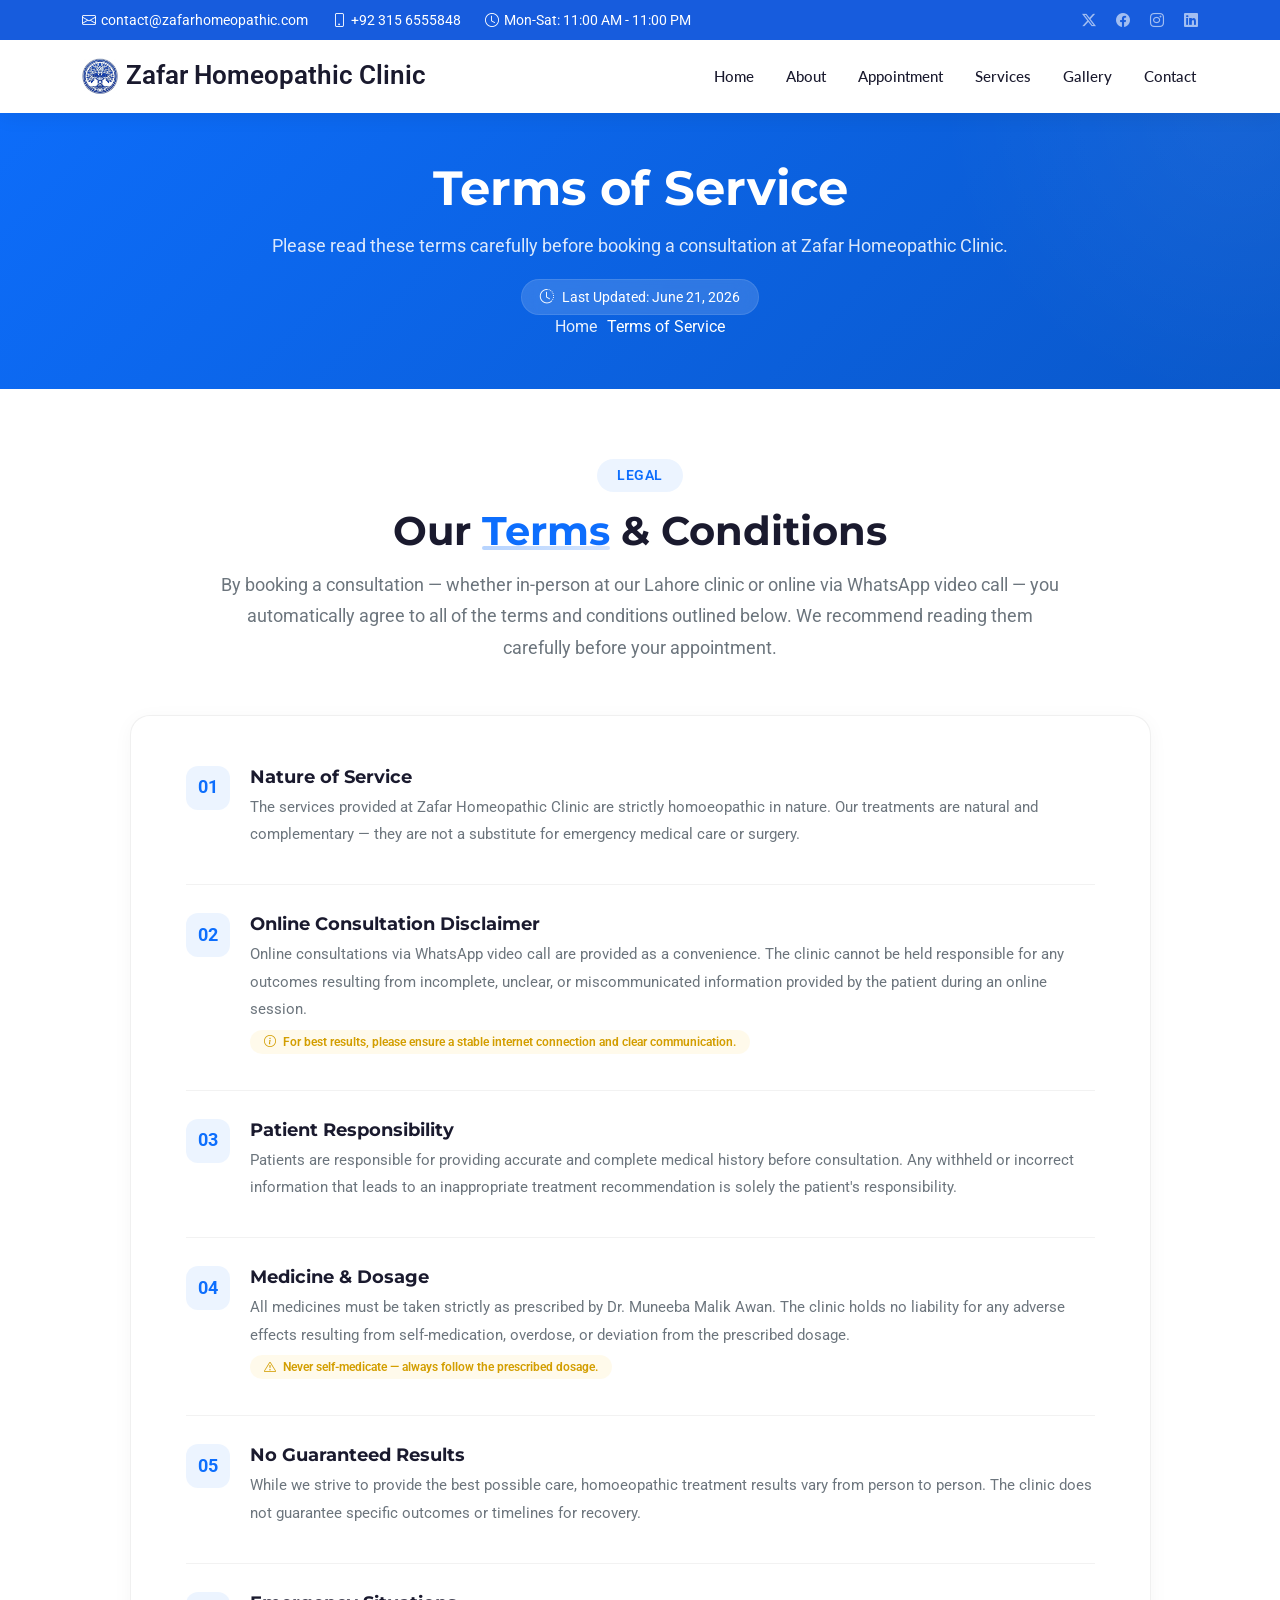
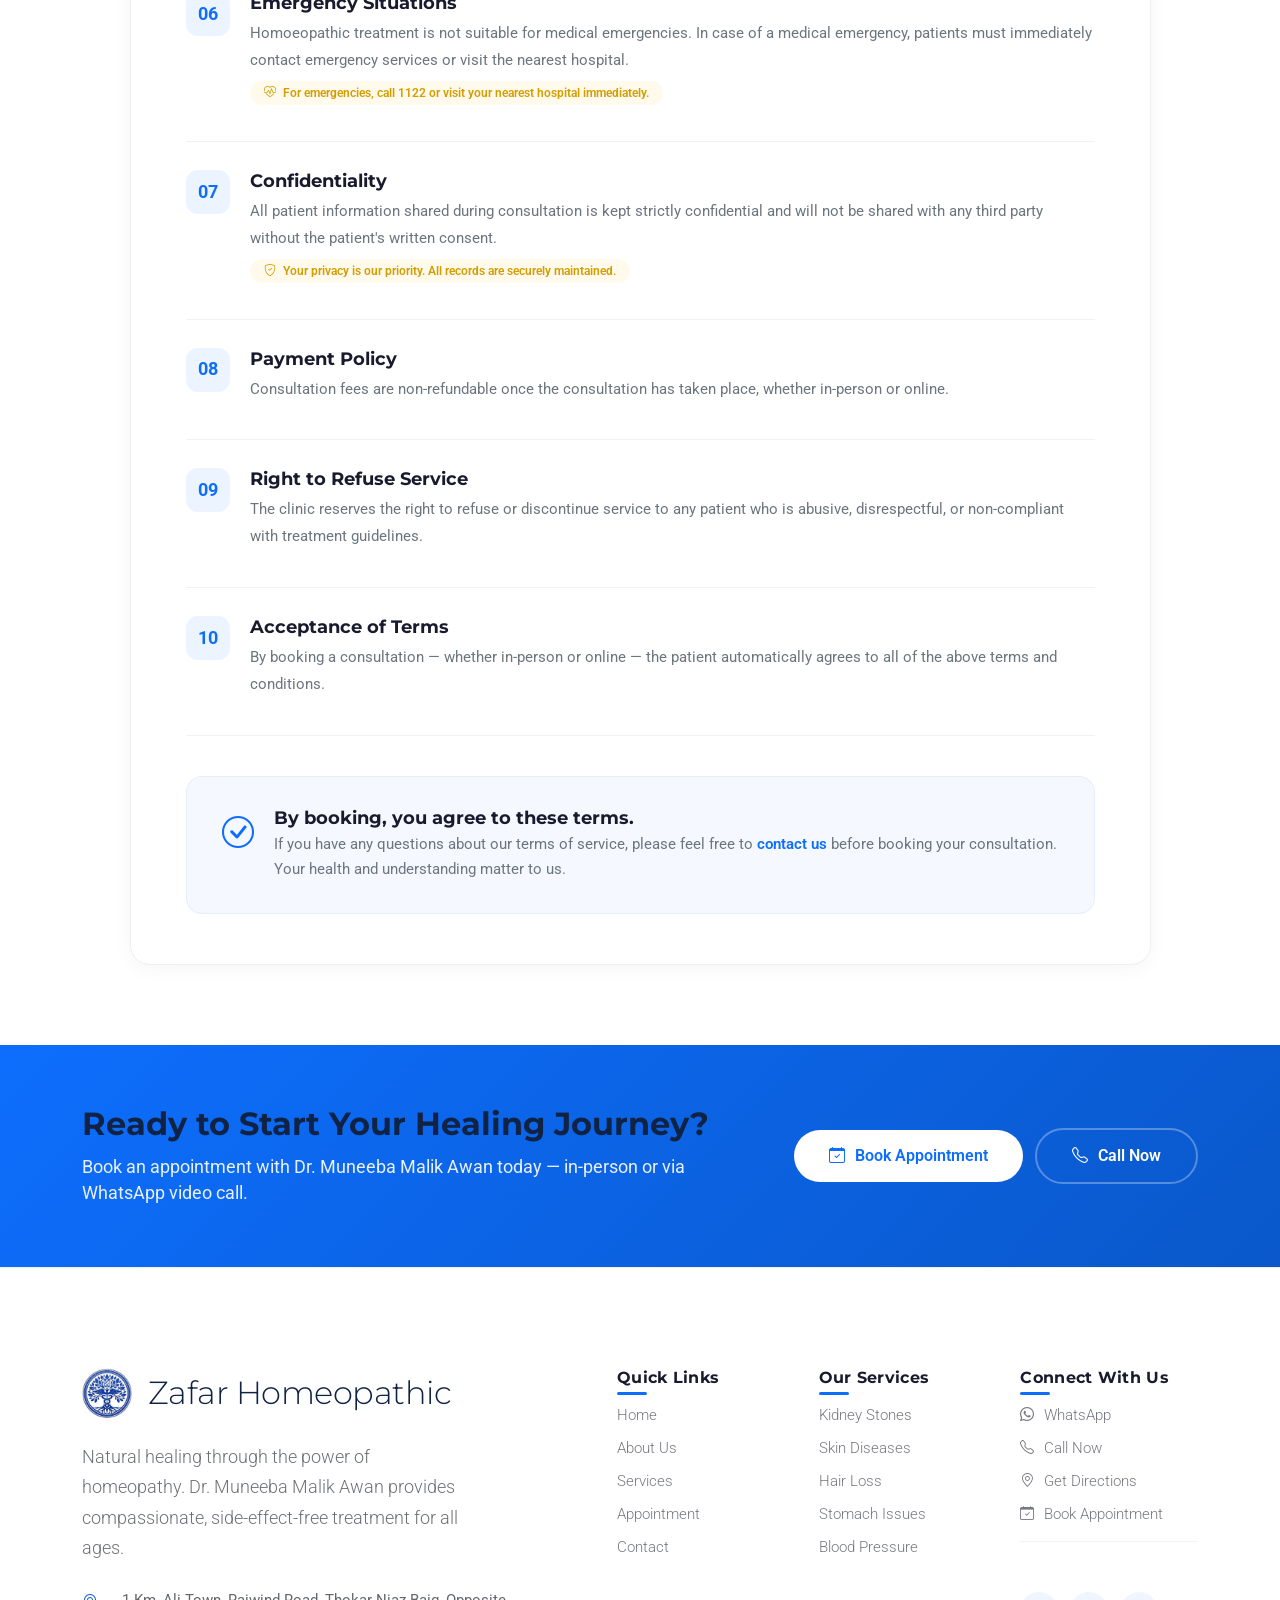
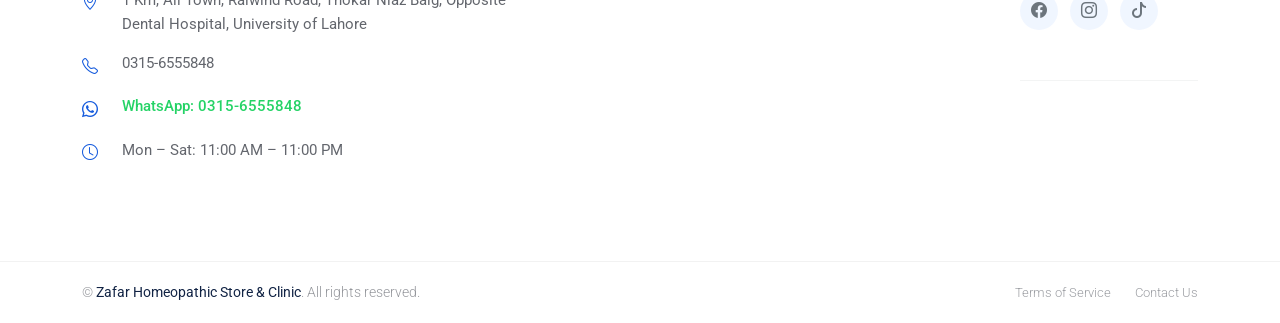
<file: terms.html>
<!DOCTYPE html>
<html lang="en">

<head>
    <meta charset="utf-8">
    <meta content="width=device-width, initial-scale=1.0" name="viewport">
    <title>Terms of Service - Zafar Homeopathic Clinic | Lahore</title>
    <meta name="description" content="Terms of Service for Zafar Homeopathic Clinic. Learn about our consultation policies, patient responsibilities, confidentiality, disclaimers, and more.">
    <meta name="keywords" content="terms of service, homeopathic clinic terms, Zafar Homeopathic terms, consultation policy, patient responsibility, medical disclaimer, confidentiality policy">
    <meta name="author" content="Dr. Muneeba Malik Awan" />
    <meta name="robots" content="index, follow" />

    <!-- Canonical URL -->
    <link rel="canonical" href="https://zafarhomeopathic.com/terms.html" />

    <!-- Open Graph -->
    <meta property="og:title" content="Terms of Service - Zafar Homeopathic Clinic | Lahore">
    <meta property="og:description" content="Review our terms of service, policies, and guidelines for consultations at Zafar Homeopathic Clinic.">
    <meta property="og:type" content="website" />
    <meta property="og:url" content="https://zafarhomeopathic.com/terms.html" />

    <!-- Twitter Card -->
    <meta name="twitter:card" content="summary" />
    <meta name="twitter:title" content="Terms of Service - Zafar Homeopathic Clinic" />
    <meta name="twitter:description" content="Learn about our policies and guidelines for using our homeopathic clinic services." />

    <!-- Favicons -->
    <link href="assets/img/favicon.png" rel="icon">
    <link href="assets/img/apple-touch-icon.png" rel="apple-touch-icon">

    <!-- Fonts -->
    <link href="https://fonts.googleapis.com" rel="preconnect">
    <link href="https://fonts.gstatic.com" rel="preconnect" crossorigin>
    <link
        href="https://fonts.googleapis.com/css2?family=Roboto:ital,wght@0,100;0,300;0,400;0,500;0,700;0,900;1,100;1,300;1,400;1,500;1,700;1,900&family=Montserrat:ital,wght@0,100;0,200;0,300;0,400;0,500;0,600;0,700;0,800;0,900;1,100;1,200;1,300;1,400;1,500;1,600;1,700;1,800;1,900&family=Lato:ital,wght@0,100;0,300;0,400;0,700;0,900;1,100;1,300;1,400;1,700;1,900&display=swap"
        rel="stylesheet">

    <!-- Vendor CSS Files -->
    <link href="assets/vendor/bootstrap/css/bootstrap.min.css" rel="stylesheet">
    <link href="assets/vendor/bootstrap-icons/bootstrap-icons.css" rel="stylesheet">
    <link href="assets/vendor/aos/aos.css" rel="stylesheet">
    <link href="assets/vendor/glightbox/css/glightbox.min.css" rel="stylesheet">
    <link href="assets/vendor/fontawesome-free/css/all.min.css" rel="stylesheet">
    <link href="assets/vendor/swiper/swiper-bundle.min.css" rel="stylesheet">
    <link rel="stylesheet" href="https://cdnjs.cloudflare.com/ajax/libs/font-awesome/6.4.0/css/all.min.css">

    <!-- Main CSS File -->
    <link href="assets/css/main.css" rel="stylesheet">

    <!-- Custom Terms Page CSS -->
    <style>
        /* ========================================
           NAVBAR - Always White Background
           ======================================== */
        .header {
            background: #ffffff !important;
            box-shadow: 0 2px 20px rgba(0, 0, 0, 0.08);
        }

        .header .branding {
            background: #ffffff !important;
        }

        .header .sitename {
            color: #1a1a2e !important;
            font-size: 1.6rem;
            font-weight: 600;
        }

        .header .navmenu ul li a {
            color: #1a1a2e !important;
        }

        .header .navmenu ul li a:hover,
        .header .navmenu ul li a.active {
            color: #0d6efd !important;
        }

        .header .navmenu ul li .dropdown ul {
            background: #ffffff !important;
        }

        .header .navmenu ul li .dropdown ul li a {
            color: #1a1a2e !important;
        }

        .header .navmenu ul li .dropdown ul li a:hover {
            color: #0d6efd !important;
            background: rgba(13, 110, 253, 0.05) !important;
        }

        .header .mobile-nav-toggle {
            color: #1a1a2e !important;
        }

        /* ========================================
           PAGE TITLE - FIXED NAVBAR OVERLAP
           ======================================== */
        .page-title-custom {
            background: linear-gradient(135deg, #0d6efd, #0a58ca);
            padding: 160px 0 50px;
            position: relative;
            overflow: hidden;
        }

        .page-title-custom::before {
            content: '';
            position: absolute;
            top: -50%;
            right: -20%;
            width: 600px;
            height: 600px;
            background: radial-gradient(circle, rgba(255, 255, 255, 0.05) 0%, transparent 70%);
            border-radius: 50%;
        }

        .page-title-custom h1 {
            color: #ffffff;
            font-size: 3rem;
            font-weight: 700;
            margin-bottom: 15px;
        }

        .page-title-custom p {
            color: rgba(255, 255, 255, 0.85);
            font-size: 1.1rem;
            margin-bottom: 20px;
        }

        .page-title-custom .breadcrumb-custom {
            background: transparent;
            padding: 0;
            margin: 0;
        }

        .page-title-custom .breadcrumb-custom ol {
            display: flex;
            justify-content: center;
            gap: 10px;
            list-style: none;
            padding: 0;
            margin: 0;
        }

        .page-title-custom .breadcrumb-custom ol li {
            color: rgba(255, 255, 255, 0.7);
        }

        .page-title-custom .breadcrumb-custom ol li a {
            color: rgba(255, 255, 255, 0.9);
            text-decoration: none;
            transition: color 0.3s ease;
        }

        .page-title-custom .breadcrumb-custom ol li a:hover {
            color: #ffffff;
        }

        .page-title-custom .breadcrumb-custom ol li.current {
            color: #ffffff;
        }

        /* Last Updated Badge */
        .last-updated {
            display: inline-flex;
            align-items: center;
            gap: 8px;
            background: rgba(255, 255, 255, 0.15);
            backdrop-filter: blur(10px);
            padding: 6px 18px;
            border-radius: 50px;
            color: #ffffff;
            font-size: 0.85rem;
            border: 1px solid rgba(255, 255, 255, 0.1);
        }

        .last-updated i {
            font-size: 0.9rem;
        }

        /* ========================================
           TERMS SECTION
           ======================================== */
        .terms-section {
            padding: 70px 0 80px;
        }

        .terms-section .terms-intro {
            text-align: center;
            max-width: 850px;
            margin: 0 auto 50px;
        }

        .terms-section .terms-intro .section-badge {
            display: inline-block;
            background: rgba(13, 110, 253, 0.08);
            color: #0d6efd;
            padding: 6px 20px;
            border-radius: 50px;
            font-size: 14px;
            font-weight: 600;
            letter-spacing: 0.5px;
            text-transform: uppercase;
            margin-bottom: 15px;
        }

        .terms-section .terms-intro h2 {
            font-size: 2.5rem;
            font-weight: 700;
            color: #1a1a2e;
            margin-bottom: 15px;
        }

        .terms-section .terms-intro h2 .highlight {
            color: #0d6efd;
            position: relative;
        }

        .terms-section .terms-intro h2 .highlight::after {
            content: '';
            position: absolute;
            bottom: 5px;
            left: 0;
            right: 0;
            height: 4px;
            background: linear-gradient(90deg, #0d6efd, #6ea8fe);
            border-radius: 2px;
            opacity: 0.3;
        }

        .terms-section .terms-intro p {
            color: #6c757d;
            font-size: 1.1rem;
            line-height: 1.8;
        }

        /* Terms Card */
        .terms-card {
            background: #ffffff;
            border-radius: 20px;
            border: 1px solid rgba(0, 0, 0, 0.06);
            box-shadow: 0 4px 20px rgba(0, 0, 0, 0.04);
            padding: 50px 55px;
            transition: all 0.3s ease;
        }

        .terms-card:hover {
            box-shadow: 0 10px 40px rgba(13, 110, 253, 0.06);
        }

        /* Terms Item */
        .terms-item {
            padding: 28px 0;
            border-bottom: 1px solid rgba(0, 0, 0, 0.05);
            transition: all 0.3s ease;
        }

        .terms-item:last-child {
            border-bottom: none;
            padding-bottom: 0;
        }

        .terms-item:first-child {
            padding-top: 0;
        }

        .terms-item .term-header {
            display: flex;
            align-items: flex-start;
            gap: 20px;
            margin-bottom: 8px;
        }

        .terms-item .term-number {
            display: flex;
            align-items: center;
            justify-content: center;
            min-width: 44px;
            height: 44px;
            background: rgba(13, 110, 253, 0.08);
            color: #0d6efd;
            border-radius: 12px;
            font-size: 1.1rem;
            font-weight: 700;
            flex-shrink: 0;
            transition: all 0.3s ease;
        }

        .terms-item:hover .term-number {
            background: #0d6efd;
            color: #ffffff;
            transform: scale(1.05);
        }

        .terms-item .term-content {
            flex: 1;
        }

        .terms-item .term-content h4 {
            font-size: 1.15rem;
            font-weight: 700;
            color: #1a1a2e;
            margin-bottom: 6px;
        }

        .terms-item .term-content p {
            color: #6c757d;
            font-size: 0.95rem;
            line-height: 1.8;
            margin-bottom: 0;
        }

        .terms-item .term-content .term-note {
            display: inline-block;
            background: rgba(255, 193, 7, 0.08);
            color: #d39e00;
            padding: 3px 14px;
            border-radius: 50px;
            font-size: 0.75rem;
            font-weight: 600;
            margin-top: 6px;
        }

        .terms-item .term-content .term-note i {
            margin-right: 4px;
        }

        /* Acceptance Notice */
        .acceptance-notice {
            background: rgba(13, 110, 253, 0.04);
            border: 1px solid rgba(13, 110, 253, 0.08);
            border-radius: 16px;
            padding: 30px 35px;
            margin-top: 40px;
            display: flex;
            align-items: flex-start;
            gap: 20px;
        }

        .acceptance-notice .notice-icon {
            font-size: 32px;
            color: #0d6efd;
            flex-shrink: 0;
            margin-top: 2px;
        }

        .acceptance-notice .notice-content h5 {
            font-size: 1.1rem;
            font-weight: 700;
            color: #1a1a2e;
            margin-bottom: 4px;
        }

        .acceptance-notice .notice-content p {
            color: #6c757d;
            font-size: 0.95rem;
            line-height: 1.7;
            margin-bottom: 0;
        }

        .acceptance-notice .notice-content p strong {
            color: #0d6efd;
        }

        /* ========================================
           CTA SECTION
           ======================================== */
        .about-cta-section {
            padding: 60px 0;
            background: linear-gradient(135deg, #0d6efd, #0a58ca);
            color: #ffffff;
        }

        .about-cta-section h3 {
            font-size: 2rem;
            font-weight: 700;
            margin-bottom: 10px;
        }

        .about-cta-section p {
            font-size: 1.1rem;
            opacity: 0.9;
            margin-bottom: 0;
        }

        .about-cta-section .cta-buttons-wrapper {
            display: flex;
            flex-wrap: wrap;
            justify-content: flex-end;
            align-items: center;
            gap: 12px;
        }

        .about-cta-section .btn-cta-custom {
            display: inline-flex;
            align-items: center;
            padding: 14px 35px;
            border-radius: 50px;
            font-weight: 600;
            text-decoration: none;
            transition: all 0.3s ease;
            background: #ffffff;
            color: #0d6efd;
            border: none;
            font-size: 1rem;
            gap: 10px;
            white-space: nowrap;
        }

        .about-cta-section .btn-cta-custom:hover {
            transform: translateY(-3px);
            box-shadow: 0 8px 30px rgba(0, 0, 0, 0.2);
            background: #ffffff;
            color: #0d6efd;
        }

        .about-cta-section .btn-cta-custom-outline {
            display: inline-flex;
            align-items: center;
            padding: 14px 35px;
            border-radius: 50px;
            font-weight: 600;
            text-decoration: none;
            transition: all 0.3s ease;
            background: transparent;
            color: #ffffff;
            border: 2px solid rgba(255, 255, 255, 0.3);
            font-size: 1rem;
            gap: 10px;
            white-space: nowrap;
        }

        .about-cta-section .btn-cta-custom-outline:hover {
            background: #ffffff;
            color: #0d6efd;
            border-color: #ffffff;
            transform: translateY(-3px);
        }

        /* ========================================
           RESPONSIVE - NAVBAR OVERLAP FIX
           ======================================== */
        @media (max-width: 991px) {
            .page-title-custom {
                padding: 140px 0 40px;
            }
            .header .sitename{
                font-size: 1.3rem;
                font-weight: 600;
            }

            .page-title-custom h1 {
                font-size: 2.5rem;
            }

            .terms-section .terms-intro h2 {
                font-size: 2rem;
            }

            .terms-card {
                padding: 35px 30px;
            }

            .about-cta-section {
                text-align: center;
            }

            .about-cta-section .cta-buttons-wrapper {
                justify-content: center;
                margin-top: 20px;
            }
        }

        @media (max-width: 768px) {
            .page-title-custom {
                padding: 120px 0 30px;
            }
            .header .sitename{
                font-size: 1.2rem;
                font-weight: 600;
            }

            .page-title-custom h1 {
                font-size: 2rem;
            }

            .page-title-custom p {
                font-size: 0.95rem !important;
            }

            .terms-section {
                padding: 40px 0 50px;
            }

            .terms-section .terms-intro h2 {
                font-size: 1.6rem;
            }

            .terms-section .terms-intro p {
                font-size: 0.95rem;
            }

            .terms-card {
                padding: 25px 20px;
            }

            .terms-item {
                padding: 22px 0;
            }

            .terms-item .term-header {
                gap: 15px;
            }

            .terms-item .term-number {
                min-width: 36px;
                height: 36px;
                font-size: 0.9rem;
            }

            .terms-item .term-content h4 {
                font-size: 1rem;
            }

            .terms-item .term-content p {
                font-size: 0.9rem;
            }

            .acceptance-notice {
                padding: 20px;
                flex-direction: column;
                align-items: center;
                text-align: center;
            }

            .acceptance-notice .notice-icon {
                font-size: 28px;
            }

            .about-cta-section .cta-buttons-wrapper {
                flex-direction: column;
                align-items: stretch;
            }

            .about-cta-section .btn-cta-custom,
            .about-cta-section .btn-cta-custom-outline {
                width: 100%;
                justify-content: center;
                white-space: normal;
            }
        }

        @media (max-width: 576px) {
            .page-title-custom {
                padding: 100px 0 25px;
            }
            .header .sitename{
                font-size: 1.1rem;
                font-weight: 600;
            }

            .page-title-custom h1 {
                font-size: 1.6rem;
            }

            .page-title-custom p {
                font-size: 0.85rem !important;
            }

            .last-updated {
                font-size: 0.75rem;
                padding: 4px 14px;
            }

            .terms-section .terms-intro h2 {
                font-size: 1.3rem;
            }

            .terms-card {
                padding: 20px 15px;
            }

            .terms-item .term-header {
                gap: 12px;
            }

            .terms-item .term-number {
                min-width: 32px;
                height: 32px;
                font-size: 0.8rem;
                border-radius: 8px;
            }

            .terms-item .term-content h4 {
                font-size: 0.95rem;
            }

            .terms-item .term-content p {
                font-size: 0.85rem;
            }

            .acceptance-notice {
                padding: 16px;
            }

            .acceptance-notice .notice-content h5 {
                font-size: 1rem;
            }

            .acceptance-notice .notice-content p {
                font-size: 0.85rem;
            }
        }

        @media (max-width: 400px) {
            .page-title-custom {
                padding: 90px 0 20px;
            }
            .header .sitename{
                font-size: 1rem;
                font-weight: 600;
            }

            .page-title-custom h1 {
                font-size: 1.4rem;
            }
        }

        /* ====== FOOTER RESPONSIVE FIXES ====== */
        @media (max-width: 991px) {
            .footer-16 .footer-nav-wrapper .nav-column {
                margin-bottom: 2rem;
            }
            .footer-16 .brand-section .brand-description {
                max-width: 100%;
            }
            .footer-16 .contact-item {
                font-size: 0.9rem;
            }
        }

        @media (max-width: 768px) {
            .footer-16 .footer-main {
                padding: 2rem 0;
            }
            .footer-16 .brand-section .logo .sitename {
                font-size: 1.3rem;
            }
            .footer-16 .footer-nav-wrapper .nav-column {
                margin-bottom: 1.8rem;
            }
            .footer-16 .footer-nav-wrapper .nav-column h6 {
                font-size: 1rem;
                margin-bottom: 0.8rem;
            }
            .footer-16 .footer-nav a {
                font-size: 0.9rem;
                padding: 0.25rem 0;
            }
            .footer-16 .footer-social .social-icon {
                width: 36px;
                height: 36px;
                line-height: 36px;
                font-size: 0.9rem;
            }
            .footer-16 .footer-bottom .legal-links {
                justify-content: center;
                flex-wrap: wrap;
                gap: 0.5rem 0.8rem;
            }
            .footer-16 .footer-bottom .copyright p {
                text-align: center;
            }
            .footer-16 .footer-bottom .legal-links .credits {
                width: 100%;
                text-align: center;
                margin-top: 0.3rem;
            }
        }

        @media (max-width: 576px) {
            .footer-16 .footer-main {
                padding: 1.5rem 0;
            }
            .footer-16 .brand-section .logo .sitename {
                font-size: 1.1rem;
            }
            .footer-16 .brand-section .brand-description {
                font-size: 0.9rem;
            }
            .footer-16 .contact-item {
                font-size: 0.85rem;
                padding: 0.2rem 0;
            }
            .footer-16 .footer-nav-wrapper .nav-column {
                margin-bottom: 1.5rem;
            }
            .footer-16 .footer-nav-wrapper .nav-column h6 {
                font-size: 0.95rem;
            }
            .footer-16 .footer-nav a {
                font-size: 0.85rem;
            }
            .footer-16 .footer-social .social-icon {
                width: 32px;
                height: 32px;
                line-height: 32px;
                font-size: 0.8rem;
            }
            .footer-16 .footer-bottom .legal-links {
                gap: 0.3rem 0.6rem;
            }
            .footer-16 .footer-bottom .legal-links a {
                font-size: 0.8rem;
            }
            .footer-16 .footer-bottom .legal-links .credits {
                font-size: 0.75rem;
            }
        }
    </style>

    <!-- =======================================================
    * Template Name: Clinic
    * Template URL: https://bootstrapmade.com/clinic-bootstrap-template/
    * Updated: Jul 23 2025 with Bootstrap v5.3.7
    * Author: BootstrapMade.com
    * License: https://bootstrapmade.com/license/
    ======================================================== -->
</head>

<body class="terms-page">

    <!-- ======= Header ======= -->
    <header id="header" class="header fixed-top">
        <div class="topbar d-flex align-items-center dark-background">
            <div class="container d-flex justify-content-center justify-content-md-between">
                <div class="contact-info d-flex align-items-center">
                    <i class="bi bi-envelope d-flex align-items-center">
                        <a href="mailto:contact@zafarhomeopathic.com">contact@zafarhomeopathic.com</a>
                    </i>
                    <i class="bi bi-phone d-flex align-items-center ms-4">
                        <span>+92 315 6555848</span>
                    </i>
                    <i class="bi bi-clock d-flex align-items-center ms-4">
                        <span>Mon-Sat: 11:00 AM - 11:00 PM</span>
                    </i>
                </div>
                <div class="social-links d-none d-md-flex align-items-center">
                    <a href="#!" class="twitter"><i class="bi bi-twitter-x"></i></a>
                     <a href="https://www.facebook.com/profile.php?id=61590854444443
" class="facebook"><i class="bi bi-facebook"></i></a>
                    <a href="https://www.instagram.com/zafarhomeopathic/" class="instagram"><i class="bi bi-instagram"></i></a>
                    <a href="#!" class="linkedin"><i class="bi bi-linkedin"></i></a>
                </div>
            </div>
        </div>
        <!-- End Top Bar -->

        <div class="branding d-flex align-items-cente">
            <div class="container position-relative d-flex align-items-center justify-content-between">
               <a href="/" class="logo d-flex align-items-center">
            <!-- Uncomment the line below if you also wish to use an image logo -->
            <img src="assets/img/logo.jpeg" alt="Clinic Logo" />
            <div class="sitename">Zafar Homeopathic Clinic</div>
          </a>

                <nav id="navmenu" class="navmenu">
                    <ul>
                        <li><a href="/">Home</a></li>
                        <li><a href="about.html">About</a></li>
                        <li><a href="appointment.html">Appointment</a></li>
                        <li><a href="services.html">Services</a></li>
                        <li><a href="gallery.html">Gallery</a></li>
                        <li><a href="contact.html">Contact</a></li>
                    </ul>
                    <i class="mobile-nav-toggle d-xl-none bi bi-list"></i>
                </nav>
            </div>
        </div>
    </header>
    <!-- ======= End Header ======= -->

    <main class="main">

        <!-- ======= Page Title ======= -->
        <div class="page-title-custom">
            <div class="container">
                <div class="row d-flex justify-content-center text-center">
                    <div class="col-lg-8" data-aos="fade-up">
                        <h1>Terms of Service</h1>
                        <p>
                            Please read these terms carefully before booking a consultation at
                            Zafar Homeopathic Clinic.
                        </p>
                        <div class="last-updated">
                            <i class="bi bi-clock-history"></i>
                            Last Updated: June 21, 2026
                        </div>
                        <nav class="breadcrumb-custom">
                            <ol>
                                <li><a href="/">Home</a></li>
                                <li class="current">Terms of Service</li>
                            </ol>
                        </nav>
                    </div>
                </div>
            </div>
        </div>
        <!-- ======= End Page Title ======= -->

        <!-- ======= Terms Section ======= -->
        <section id="terms" class="terms-section">
            <div class="container" data-aos="fade-up">

                <div class="terms-intro" data-aos="fade-up">
                    <span class="section-badge">Legal</span>
                    <h2>Our <span class="highlight">Terms</span> &amp; Conditions</h2>
                    <p>
                        By booking a consultation — whether in-person at our Lahore clinic or online via WhatsApp video call —
                        you automatically agree to all of the terms and conditions outlined below. We recommend reading them
                        carefully before your appointment.
                    </p>
                </div>

                <div class="row justify-content-center">
                    <div class="col-lg-11" data-aos="fade-up" data-aos-delay="100">
                        <div class="terms-card">

                            <!-- Term 1 -->
                            <div class="terms-item" data-aos="fade-up" data-aos-delay="100">
                                <div class="term-header">
                                    <div class="term-number">01</div>
                                    <div class="term-content">
                                        <h4>Nature of Service</h4>
                                        <p>
                                            The services provided at Zafar Homeopathic Clinic are strictly homoeopathic in nature.
                                            Our treatments are natural and complementary — they are not a substitute for emergency
                                            medical care or surgery.
                                        </p>
                                    </div>
                                </div>
                            </div>

                            <!-- Term 2 -->
                            <div class="terms-item" data-aos="fade-up" data-aos-delay="150">
                                <div class="term-header">
                                    <div class="term-number">02</div>
                                    <div class="term-content">
                                        <h4>Online Consultation Disclaimer</h4>
                                        <p>
                                            Online consultations via WhatsApp video call are provided as a convenience.
                                            The clinic cannot be held responsible for any outcomes resulting from incomplete,
                                            unclear, or miscommunicated information provided by the patient during an online session.
                                        </p>
                                        <span class="term-note"><i class="bi bi-info-circle"></i> For best results, please ensure a stable internet connection and clear communication.</span>
                                    </div>
                                </div>
                            </div>

                            <!-- Term 3 -->
                            <div class="terms-item" data-aos="fade-up" data-aos-delay="200">
                                <div class="term-header">
                                    <div class="term-number">03</div>
                                    <div class="term-content">
                                        <h4>Patient Responsibility</h4>
                                        <p>
                                            Patients are responsible for providing accurate and complete medical history before
                                            consultation. Any withheld or incorrect information that leads to an inappropriate
                                            treatment recommendation is solely the patient's responsibility.
                                        </p>
                                    </div>
                                </div>
                            </div>

                            <!-- Term 4 -->
                            <div class="terms-item" data-aos="fade-up" data-aos-delay="250">
                                <div class="term-header">
                                    <div class="term-number">04</div>
                                    <div class="term-content">
                                        <h4>Medicine &amp; Dosage</h4>
                                        <p>
                                            All medicines must be taken strictly as prescribed by Dr. Muneeba Malik Awan.
                                            The clinic holds no liability for any adverse effects resulting from self-medication,
                                            overdose, or deviation from the prescribed dosage.
                                        </p>
                                        <span class="term-note"><i class="bi bi-exclamation-triangle"></i> Never self-medicate — always follow the prescribed dosage.</span>
                                    </div>
                                </div>
                            </div>

                            <!-- Term 5 -->
                            <div class="terms-item" data-aos="fade-up" data-aos-delay="300">
                                <div class="term-header">
                                    <div class="term-number">05</div>
                                    <div class="term-content">
                                        <h4>No Guaranteed Results</h4>
                                        <p>
                                            While we strive to provide the best possible care, homoeopathic treatment results
                                            vary from person to person. The clinic does not guarantee specific outcomes or
                                            timelines for recovery.
                                        </p>
                                    </div>
                                </div>
                            </div>

                            <!-- Term 6 -->
                            <div class="terms-item" data-aos="fade-up" data-aos-delay="350">
                                <div class="term-header">
                                    <div class="term-number">06</div>
                                    <div class="term-content">
                                        <h4>Emergency Situations</h4>
                                        <p>
                                            Homoeopathic treatment is not suitable for medical emergencies. In case of a
                                            medical emergency, patients must immediately contact emergency services or
                                            visit the nearest hospital.
                                        </p>
                                        <span class="term-note"><i class="bi bi-heart-pulse"></i> For emergencies, call 1122 or visit your nearest hospital immediately.</span>
                                    </div>
                                </div>
                            </div>

                            <!-- Term 7 -->
                            <div class="terms-item" data-aos="fade-up" data-aos-delay="400">
                                <div class="term-header">
                                    <div class="term-number">07</div>
                                    <div class="term-content">
                                        <h4>Confidentiality</h4>
                                        <p>
                                            All patient information shared during consultation is kept strictly confidential
                                            and will not be shared with any third party without the patient's written consent.
                                        </p>
                                        <span class="term-note"><i class="bi bi-shield-check"></i> Your privacy is our priority. All records are securely maintained.</span>
                                    </div>
                                </div>
                            </div>

                            <!-- Term 8 -->
                            <div class="terms-item" data-aos="fade-up" data-aos-delay="450">
                                <div class="term-header">
                                    <div class="term-number">08</div>
                                    <div class="term-content">
                                        <h4>Payment Policy</h4>
                                        <p>
                                            Consultation fees are non-refundable once the consultation has taken place,
                                            whether in-person or online.
                                        </p>
                                    </div>
                                </div>
                            </div>

                            <!-- Term 9 -->
                            <div class="terms-item" data-aos="fade-up" data-aos-delay="500">
                                <div class="term-header">
                                    <div class="term-number">09</div>
                                    <div class="term-content">
                                        <h4>Right to Refuse Service</h4>
                                        <p>
                                            The clinic reserves the right to refuse or discontinue service to any patient
                                            who is abusive, disrespectful, or non-compliant with treatment guidelines.
                                        </p>
                                    </div>
                                </div>
                            </div>

                            <!-- Term 10 -->
                            <div class="terms-item" data-aos="fade-up" data-aos-delay="550">
                                <div class="term-header">
                                    <div class="term-number">10</div>
                                    <div class="term-content">
                                        <h4>Acceptance of Terms</h4>
                                        <p>
                                            By booking a consultation — whether in-person or online — the patient automatically
                                            agrees to all of the above terms and conditions.
                                        </p>
                                    </div>
                                </div>
                            </div>

                            <!-- Acceptance Notice -->
                            <div class="acceptance-notice" data-aos="fade-up" data-aos-delay="600">
                                <div class="notice-icon">
                                    <i class="bi bi-check-circle"></i>
                                </div>
                                <div class="notice-content">
                                    <h5>By booking, you agree to these terms.</h5>
                                    <p>
                                        If you have any questions about our terms of service, please feel free to
                                        <a href="contact.html" style="color: #0d6efd; font-weight: 600; text-decoration: none;">contact us</a>
                                        before booking your consultation. Your health and understanding matter to us.
                                    </p>
                                </div>
                            </div>

                        </div>
                    </div>
                </div>

            </div>
        </section>
        <!-- ======= End Terms Section ======= -->

        <!-- ======= CTA Section ======= -->
        <section class="about-cta-section">
            <div class="container" data-aos="fade-up">
                <div class="row align-items-center">
                    <div class="col-lg-7">
                        <h3>Ready to Start Your Healing Journey?</h3>
                        <p>Book an appointment with Dr. Muneeba Malik Awan today — in-person or via WhatsApp video call.</p>
                    </div>
                    <div class="col-lg-5">
                        <div class="cta-buttons-wrapper">
                            <a href="appointment.html" class="btn-cta-custom">
                                <i class="bi bi-calendar-check"></i>
                                Book Appointment
                            </a>
                            <a href="tel:+923156555848" class="btn-cta-custom-outline">
                                <i class="bi bi-telephone"></i>
                                Call Now
                            </a>
                        </div>
                    </div>
                </div>
            </div>
        </section>
        <!-- ======= End CTA Section ======= -->

    </main>

    <!-- ======= Footer ======= -->
     <footer id="footer" class="footer-16 footer position-relative">
      <div class="container">
        <div class="footer-main" data-aos="fade-up" data-aos-delay="100">
          <div class="row align-items-start">
            <!-- Brand Column -->
            <div class="col-lg-5">
              <div class="brand-section">
                <a
                  href="index.html"
                  class="logo d-flex align-items-center mb-4"
                >
                  <!-- Logo Image -->
                  <img
                    src="assets/img/logo.jpeg"
                    alt="Zafar Homeopathic Clinic Logo"
                    class="footer-logo-img me-3"
                    style="height: 50px; width: auto"
                  />
                  <span class="sitename">Zafar Homeopathic</span>
                </a>
                <p class="brand-description">
                  Natural healing through the power of homeopathy. Dr. Muneeba
                  Malik Awan provides compassionate, side-effect-free treatment
                  for all ages.
                </p>

                <div class="contact-info mt-4">
                  <div class="contact-item">
                    <i class="bi bi-geo-alt"></i>
                    <span
                      >1 Km, Ali Town, Raiwind Road, Thokar Niaz Baig, Opposite
                      Dental Hospital, University of Lahore</span
                    >
                  </div>
                  <div class="contact-item">
                    <i class="bi bi-telephone"></i>
                    <a
                      href="tel:+923156555848"
                      style="color: inherit; text-decoration: none"
                      >0315-6555848</a
                    >
                  </div>
                  <div class="contact-item">
                    <i class="bi bi-whatsapp"></i>
                    <a
                      href="https://wa.me/923156555848"
                      target="_blank"
                      style="
                        color: #25d366;
                        text-decoration: none;
                        font-weight: 500;
                      "
                      >WhatsApp: 0315-6555848</a
                    >
                  </div>
                  <div class="contact-item">
                    <i class="bi bi-clock"></i>
                    <span>Mon – Sat: 11:00 AM – 11:00 PM</span>
                  </div>
                </div>
              </div>
            </div>

            <!-- Navigation Links Column -->
            <div class="col-lg-7">
              <div class="footer-nav-wrapper">
                <div class="row">
                  <!-- Quick Links -->
                  <div class="col-lg-4 col-md-4 col-6">
                    <div class="nav-column">
                      <h6>Quick Links</h6>
                      <nav class="footer-nav">
                        <a href="index.html">Home</a>
                        <a href="about.html">About Us</a>
                        <a href="services.html">Services</a>
                        <a href="appointment.html">Appointment</a>
                        <a href="contact.html">Contact</a>
                      </nav>
                    </div>
                  </div>

                  <!-- Our Services -->
                  <div class="col-lg-4 col-md-4 col-6">
                    <div class="nav-column">
                      <h6>Our Services</h6>
                      <nav class="footer-nav">
                        <a href="services.html#kidney-stones">Kidney Stones</a>
                        <a href="services.html#skin-diseases">Skin Diseases</a>
                        <a href="services.html#hair-loss">Hair Loss</a>
                        <a href="services.html#stomach-issues"
                          >Stomach Issues</a
                        >
                        <a href="services.html#blood-pressure"
                          >Blood Pressure</a
                        >
                      </nav>
                    </div>
                  </div>

                  <!-- Connect With Us -->
                  <div class="col-lg-4 col-md-4 col-12">
                    <div class="nav-column">
                      <h6>Connect With Us</h6>
                      <nav class="footer-nav">
                        <a href="https://wa.me/923156555848" target="_blank">
                          <i class="bi bi-whatsapp me-1"></i> WhatsApp
                        </a>
                        <a href="tel:+923156555848">
                          <i class="bi bi-telephone me-1"></i> Call Now
                        </a>
                        <a
                          href="https://www.google.com/maps/place/Zafar+Homeopathic+Store+%26+Clinic/@31.4597564,74.2442772,18.5z/"
                          target="_blank"
                        >
                          <i class="bi bi-geo-alt me-1"></i> Get Directions
                        </a>
                        <a href="appointment.html">
                          <i class="bi bi-calendar-check me-1"></i> Book
                          Appointment
                        </a>
                      </nav>

                      <!-- Social Icons -->
                      <div class="footer-social mt-3">
                        <a href="https://www.facebook.com/profile.php?id=61590854444443
" class="social-icon" aria-label="Facebook"
                          ><i class="bi bi-facebook"></i
                        ></a>
                        <a href="https://www.instagram.com/zafarhomeopathic/" class="social-icon" aria-label="Instagram"
                          ><i class="bi bi-instagram"></i
                        ></a>
                        <a href="https://www.tiktok.com/@zafarhomeopathic" class="social-icon" aria-label="TikTok"
                          ><i class="bi bi-tiktok"></i
                        ></a>
                      </div>
                    </div>
                  </div>
                </div>
              </div>
            </div>
          </div>
        </div>
      </div>

      <!-- Footer Bottom -->
      <div class="footer-bottom">
        <div class="container">
          <div class="bottom-content" data-aos="fade-up" data-aos-delay="300">
            <div class="row align-items-center">
              <div class="col-lg-6">
                <div class="copyright">
                  <p>
                    ©
                    <span class="sitename"
                      >Zafar Homeopathic Store &amp; Clinic</span
                    >. All rights reserved.
                  </p>
                </div>
              </div>
              <div class="col-lg-6">
                <div class="legal-links">
                  <a style="opacity: 0" href="contact.html">Contact Us</a>
                  <a href="terms.html">Terms of Service</a>
                  <a href="contact.html">Contact Us</a>
                  <div class="credits" style="display: none">
                    Designed by
                    <a href="https://bootstrapmade.com/">BootstrapMade</a>.
                    Distributed by
                    <a href="https://themewagon.com" target="_blank"
                      >ThemeWagon</a
                    >
                  </div>
                </div>
              </div>
            </div>
          </div>
        </div>
      </div>
    </footer>
    <!-- ======= End Footer ======= -->

    <!-- Scroll Top -->
    <a href="#!" id="scroll-top" class="scroll-top d-flex align-items-center justify-content-center">
        <i class="bi bi-arrow-up-short"></i>
    </a>

    <!-- Preloader -->
    <div id="preloader"></div>

    <!-- Vendor JS Files -->
    <script src="assets/vendor/bootstrap/js/bootstrap.bundle.min.js"></script>
    <script src="assets/vendor/php-email-form/validate.js"></script>
    <script src="assets/vendor/aos/aos.js"></script>
    <script src="assets/vendor/glightbox/js/glightbox.min.js"></script>
    <script src="assets/vendor/purecounter/purecounter_vanilla.js"></script>
    <script src="assets/vendor/swiper/swiper-bundle.min.js"></script>

    <!-- Main JS File -->
    <script src="assets/js/main.js"></script>

</body>

</html>
</file>
<file: assets/css/main.css>
/**
* Template Name: Clinic
* Template URL: https://bootstrapmade.com/clinic-bootstrap-template/
* Updated: Jul 23 2025 with Bootstrap v5.3.7
* Author: BootstrapMade.com
* License: https://bootstrapmade.com/license/
*/

@charset "UTF-8";

/*--------------------------------------------------------------
# Font & Color Variables
# Help: https://bootstrapmade.com/color-system/
--------------------------------------------------------------*/
/* Fonts */
:root {
  --default-font:
    "Roboto", system-ui, -apple-system, "Segoe UI", Roboto, "Helvetica Neue",
    Arial, "Noto Sans", "Liberation Sans", sans-serif, "Apple Color Emoji",
    "Segoe UI Emoji", "Segoe UI Symbol", "Noto Color Emoji";
  --heading-font: "Montserrat", sans-serif;
  --nav-font: "Lato", sans-serif;
}

/* Global Colors - The following color variables are used throughout the website. Updating them here will change the color scheme of the entire website */
:root {
  --background-color: #ffffff; /* Background color for the entire website, including individual sections */
  --default-color: #3c4049; /* Default color used for the majority of the text content across the entire website */
  --heading-color: #112344; /* Color for headings, subheadings and title throughout the website */
  --accent-color: #175cdd; /* Accent color that represents your brand on the website. It's used for buttons, links, and other elements that need to stand out */
  --surface-color: #ffffff; /* The surface color is used as a background of boxed elements within sections, such as cards, icon boxes, or other elements that require a visual separation from the global background. */
  --contrast-color: #ffffff; /* Contrast color for text, ensuring readability against backgrounds of accent, heading, or default colors. */
}

/* Nav Menu Colors - The following color variables are used specifically for the navigation menu. They are separate from the global colors to allow for more customization options */
:root {
  --nav-color: #3c4049; /* The default color of the main navmenu links */
  --nav-hover-color: #175cdd; /* Applied to main navmenu links when they are hovered over or active */
  --nav-mobile-background-color: #ffffff; /* Used as the background color for mobile navigation menu */
  --nav-dropdown-background-color: #ffffff; /* Used as the background color for dropdown items that appear when hovering over primary navigation items */
  --nav-dropdown-color: #3c4049; /* Used for navigation links of the dropdown items in the navigation menu. */
  --nav-dropdown-hover-color: #175cdd; /* Similar to --nav-hover-color, this color is applied to dropdown navigation links when they are hovered over. */
}

/* Color Presets - These classes override global colors when applied to any section or element, providing reuse of the sam color scheme. */

.light-background {
  --background-color: #f4f8ff;
  --surface-color: #ffffff;
}

.dark-background {
  --background-color: #021418;
  --default-color: #ffffff;
  --heading-color: #ffffff;
  --surface-color: #11262a;
  --contrast-color: #ffffff;
}

/* Smooth scroll */
:root {
  scroll-behavior: smooth;
}

/*--------------------------------------------------------------
# General Styling & Shared Classes
--------------------------------------------------------------*/
body {
  color: var(--default-color);
  background-color: var(--background-color);
  font-family: var(--default-font);
}

a {
  color: var(--accent-color);
  text-decoration: none;
  transition: 0.3s;
}

a:hover {
  color: color-mix(in srgb, var(--accent-color), transparent 25%);
  text-decoration: none;
}

h1,
h2,
h3,
h4,
h5,
h6 {
  color: var(--heading-color);
  font-family: var(--heading-font);
}

/* PHP Email Form Messages
------------------------------*/
.php-email-form .error-message {
  display: none;
  background: #df1529;
  color: #ffffff;
  text-align: left;
  padding: 15px;
  margin-bottom: 24px;
  font-weight: 600;
}

.php-email-form .sent-message {
  display: none;
  color: #ffffff;
  background: #059652;
  text-align: center;
  padding: 15px;
  margin-bottom: 24px;
  font-weight: 600;
}

.php-email-form .loading {
  display: none;
  background: var(--surface-color);
  text-align: center;
  padding: 15px;
  margin-bottom: 24px;
}

.php-email-form .loading:before {
  content: "";
  display: inline-block;
  border-radius: 50%;
  width: 24px;
  height: 24px;
  margin: 0 10px -6px 0;
  border: 3px solid var(--accent-color);
  border-top-color: var(--surface-color);
  animation: php-email-form-loading 1s linear infinite;
}

@keyframes php-email-form-loading {
  0% {
    transform: rotate(0deg);
  }

  100% {
    transform: rotate(360deg);
  }
}

/*--------------------------------------------------------------
# Global Header
--------------------------------------------------------------*/
.header {
  --background-color: rgba(255, 255, 255, 0);
  color: var(--default-color);
  transition: all 0.5s;
  z-index: 997;
  background-color: var(--background-color);
  box-shadow: 0px 0 18px rgba(0, 0, 0, 0.1);
}

.header .topbar {
  background-color: var(--accent-color);
  height: 40px;
  padding: 0;
  font-size: 14px;
  transition: all 0.5s;
}

.header .topbar .contact-info i {
  font-style: normal;
  color: var(--contrast-color);
}

.header .topbar .contact-info i a,
.header .topbar .contact-info i span {
  padding-left: 5px;
  color: var(--contrast-color);
}

@media (max-width: 768px) {
  .header .topbar {
    display: none !important;
  }  
}

@media (max-width: 575px) {
  .header .topbar {
    display: none;
  }
}

.header .topbar .contact-info i a {
  line-height: 0;
  transition: 0.3s;
}

.header .topbar .contact-info i a:hover {
  color: var(--contrast-color);
  text-decoration: underline;
}

.header .topbar .social-links a {
  color: color-mix(in srgb, var(--contrast-color), transparent 40%);
  line-height: 0;
  transition: 0.3s;
  margin-left: 20px;
}

.header .topbar .social-links a:hover {
  color: var(--contrast-color);
}

.header .branding {
  min-height: 60px;
  padding: 10px 0;
}

.header .logo {
  line-height: 1;
}

.header .logo img {
  max-height: 36px;
  margin-right: 8px;
}

.header .logo h1 {
  font-size: 30px;
  margin: 0;
  font-weight: 600;
  color: var(--heading-color);
}

.scrolled .header .topbar {
  height: 0;
  visibility: hidden;
  overflow: hidden;
}

/* Global Header on Scroll
------------------------------*/
.scrolled .header {
  --background-color: #ffffff;
}

/*--------------------------------------------------------------
# Navigation Menu
--------------------------------------------------------------*/
/* Desktop Navigation */
@media (min-width: 1200px) {
  .navmenu {
    padding: 0;
  }

  .navmenu ul {
    margin: 0;
    padding: 0;
    display: flex;
    list-style: none;
    align-items: center;
  }

  .navmenu li {
    position: relative;
  }

  .navmenu > ul > li {
    white-space: nowrap;
    padding: 15px 14px;
  }

  .navmenu > ul > li:last-child {
    padding-right: 0;
  }

  .navmenu a,
  .navmenu a:focus {
    color: var(--nav-color);
    font-size: 15px;
    padding: 0 2px;
    font-family: var(--nav-font);
    font-weight: 500;
    display: flex;
    align-items: center;
    justify-content: space-between;
    white-space: nowrap;
    transition: 0.3s;
    position: relative;
  }

  .navmenu a i,
  .navmenu a:focus i {
    font-size: 12px;
    line-height: 0;
    margin-left: 5px;
    transition: 0.3s;
  }

  .navmenu > ul > li > a:before {
    content: "";
    position: absolute;
    width: 100%;
    height: 2px;
    bottom: -6px;
    left: 0;
    background-color: var(--accent-color);
    visibility: hidden;
    width: 0px;
    transition: all 0.3s ease-in-out 0s;
  }

  .navmenu a:hover:before,
  .navmenu li:hover > a:before,
  .navmenu .active:before {
    visibility: visible;
    width: 100%;
  }

  .navmenu li:hover > a,
  .navmenu .active,
  .navmenu .active:focus {
    color: var(--nav-hover-color);
  }

  .navmenu .dropdown ul {
    margin: 0;
    padding: 10px 0;
    background: var(--nav-dropdown-background-color);
    display: block;
    position: absolute;
    visibility: hidden;
    left: 14px;
    top: 130%;
    opacity: 0;
    transition: 0.3s;
    border-radius: 4px;
    z-index: 99;
    box-shadow: 0px 0px 30px rgba(0, 0, 0, 0.1);
  }

  .navmenu .dropdown ul li {
    min-width: 200px;
  }

  .navmenu .dropdown ul a {
    padding: 10px 20px;
    font-size: 15px;
    text-transform: none;
    color: var(--nav-dropdown-color);
  }

  .navmenu .dropdown ul a i {
    font-size: 12px;
  }

  .navmenu .dropdown ul a:hover,
  .navmenu .dropdown ul .active:hover,
  .navmenu .dropdown ul li:hover > a {
    color: var(--nav-dropdown-hover-color);
  }

  .navmenu .dropdown:hover > ul {
    opacity: 1;
    top: 100%;
    visibility: visible;
  }

  .navmenu .dropdown .dropdown ul {
    top: 0;
    left: -90%;
    visibility: hidden;
  }

  .navmenu .dropdown .dropdown:hover > ul {
    opacity: 1;
    top: 0;
    left: -100%;
    visibility: visible;
  }
}

/* Mobile Navigation */
@media (max-width: 1199px) {
  .mobile-nav-toggle {
    color: var(--nav-color);
    font-size: 28px;
    line-height: 0;
    margin-right: 10px;
    cursor: pointer;
    transition: color 0.3s;
  }

  .navmenu {
    padding: 0;
    z-index: 9997;
  }

  .navmenu ul {
    display: none;
    list-style: none;
    position: absolute;
    inset: 60px 20px 20px 20px;
    padding: 10px 0;
    margin: 0;
    border-radius: 6px;
    background-color: var(--nav-mobile-background-color);
    border: 1px solid color-mix(in srgb, var(--default-color), transparent 90%);
    box-shadow: none;
    overflow-y: auto;
    transition: 0.3s;
    z-index: 9998;
  }

  .navmenu a,
  .navmenu a:focus {
    color: var(--nav-dropdown-color);
    padding: 10px 20px;
    font-family: var(--nav-font);
    font-size: 17px;
    font-weight: 500;
    display: flex;
    align-items: center;
    justify-content: space-between;
    white-space: nowrap;
    transition: 0.3s;
  }

  .navmenu a i,
  .navmenu a:focus i {
    font-size: 12px;
    line-height: 0;
    margin-left: 5px;
    width: 30px;
    height: 30px;
    display: flex;
    align-items: center;
    justify-content: center;
    border-radius: 50%;
    transition: 0.3s;
    background-color: color-mix(in srgb, var(--accent-color), transparent 90%);
  }

  .navmenu a i:hover,
  .navmenu a:focus i:hover {
    background-color: var(--accent-color);
    color: var(--contrast-color);
  }

  .navmenu a:hover,
  .navmenu .active,
  .navmenu .active:focus {
    color: var(--nav-dropdown-hover-color);
  }

  .navmenu .active i,
  .navmenu .active:focus i {
    background-color: var(--accent-color);
    color: var(--contrast-color);
    transform: rotate(180deg);
  }

  .navmenu .dropdown ul {
    position: static;
    display: none;
    z-index: 99;
    padding: 10px 0;
    margin: 10px 20px;
    background-color: var(--nav-dropdown-background-color);
    transition: all 0.5s ease-in-out;
  }

  .navmenu .dropdown ul ul {
    background-color: rgba(33, 37, 41, 0.1);
  }

  .navmenu .dropdown > .dropdown-active {
    display: block;
    background-color: rgba(33, 37, 41, 0.03);
  }

  .mobile-nav-active {
    overflow: hidden;
  }

  .mobile-nav-active .mobile-nav-toggle {
    color: #fff;
    position: absolute;
    font-size: 32px;
    top: 15px;
    right: 15px;
    margin-right: 0;
    z-index: 9999;
  }

  .mobile-nav-active .navmenu {
    position: fixed;
    overflow: hidden;
    inset: 0;
    background: rgba(33, 37, 41, 0.8);
    transition: 0.3s;
  }

  .mobile-nav-active .navmenu > ul {
    display: block;
  }
}

/*--------------------------------------------------------------
# Global Footer
--------------------------------------------------------------*/
.footer-16 {
  background: var(--background-color);
  color: var(--default-color);
  font-size: 15px;
  padding: 100px 0 0;
  border-top: 1px solid
    color-mix(in srgb, var(--default-color), transparent 92%);
}

.footer-16 .footer-main {
  margin-bottom: 80px;
}

.footer-16 .brand-section .logo {
  text-decoration: none;
}

.footer-16 .brand-section .logo .sitename {
  font-family: var(--heading-font);
  font-size: 32px;
  font-weight: 300;
  color: var(--heading-color);
  letter-spacing: -0.5px;
}

.footer-16 .brand-section .brand-description {
  font-size: 18px;
  line-height: 1.7;
  color: color-mix(in srgb, var(--default-color), transparent 25%);
  font-weight: 300;
  max-width: 380px;
  margin: 0;
}

.footer-16 .brand-section .contact-info .contact-item {
  display: flex;
  align-items: flex-start;
  margin-bottom: 16px;
  font-size: 15px;
  color: color-mix(in srgb, var(--default-color), transparent 20%);
}

.footer-16 .brand-section .contact-info .contact-item i {
  font-size: 16px;
  color: var(--accent-color);
  margin-right: 12px;
  margin-top: 3px;
  flex-shrink: 0;
}

.footer-16 .brand-section .contact-info .contact-item span {
  line-height: 1.6;
}

.footer-16 .footer-nav-wrapper {
  padding-left: 60px;
}

@media (max-width: 991px) {
  .footer-16 .footer-nav-wrapper {
    padding-left: 0;
    margin-top: 50px;
  }
}

.footer-16 .nav-column {
  margin-bottom: 40px;
}

.footer-16 .nav-column h6 {
  font-family: var(--heading-font);
  font-size: 16px;
  font-weight: 400;
  color: var(--heading-color);
  margin-bottom: 24px;
  letter-spacing: 0.3px;
}

.footer-16 .nav-column .footer-nav {
  display: flex;
  flex-direction: column;
  gap: 12px;
}

.footer-16 .nav-column .footer-nav a {
  color: color-mix(in srgb, var(--default-color), transparent 30%);
  text-decoration: none;
  font-size: 15px;
  font-weight: 300;
  transition: all 0.3s ease;
  line-height: 1.4;
}

.footer-16 .nav-column .footer-nav a:hover {
  color: var(--accent-color);
  transform: translateX(4px);
}

.footer-16 .footer-social {
  padding: 50px 0;
  border-top: 1px solid
    color-mix(in srgb, var(--default-color), transparent 94%);
  border-bottom: 1px solid
    color-mix(in srgb, var(--default-color), transparent 94%);
}

.footer-16 .footer-social .newsletter-section h5 {
  font-family: var(--heading-font);
  font-size: 20px;
  font-weight: 300;
  color: var(--heading-color);
  margin-bottom: 12px;
  letter-spacing: -0.2px;
}

.footer-16 .footer-social .newsletter-section p {
  font-size: 16px;
  color: color-mix(in srgb, var(--default-color), transparent 35%);
  margin: 0;
  line-height: 1.6;
  max-width: 340px;
}

.footer-16 .footer-social .social-section {
  display: flex;
  justify-content: flex-end;
}

@media (max-width: 991px) {
  .footer-16 .footer-social .social-section {
    justify-content: flex-start;
    margin-top: 30px;
  }
}

.footer-16 .footer-social .social-links {
  display: flex;
  gap: 32px;
  align-items: center;
}

@media (max-width: 576px) {
  .footer-16 .footer-social .social-links {
    gap: 20px;
    flex-wrap: wrap;
  }
}

.footer-16 .footer-social .social-links .social-link {
  display: flex;
  align-items: center;
  gap: 8px;
  text-decoration: none;
  color: color-mix(in srgb, var(--default-color), transparent 40%);
  font-size: 14px;
  font-weight: 400;
  transition: all 0.3s ease;
}

.footer-16 .footer-social .social-links .social-link i {
  font-size: 18px;
  transition: all 0.3s ease;
}

.footer-16 .footer-social .social-links .social-link span {
  transition: all 0.3s ease;
}

.footer-16 .footer-social .social-links .social-link:hover {
  color: var(--accent-color);
  transform: translateY(-2px);
}

.footer-16 .footer-social .social-links .social-link:hover i {
  transform: scale(1.1);
}

.footer-16 .footer-bottom {
  padding: 30px 0;
}

.footer-16 .footer-bottom .copyright p {
  margin: 0;
  font-size: 14px;
  color: color-mix(in srgb, var(--default-color), transparent 45%);
  font-weight: 300;
}

.footer-16 .footer-bottom .copyright p .sitename {
  color: var(--heading-color);
  font-weight: 400;
}

.footer-16 .footer-bottom .legal-links {
  display: flex;
  align-items: center;
  justify-content: flex-end;
  gap: 24px;
}

@media (max-width: 991px) {
  .footer-16 .footer-bottom .legal-links {
    justify-content: flex-start;
    margin-top: 20px;
    flex-wrap: wrap;
  }
}

.footer-16 .footer-bottom .legal-links a {
  font-size: 13px;
  color: color-mix(in srgb, var(--default-color), transparent 50%);
  text-decoration: none;
  font-weight: 300;
  transition: color 0.3s ease;
}

.footer-16 .footer-bottom .legal-links a:hover {
  color: var(--accent-color);
}

.footer-16 .footer-bottom .legal-links .credits {
  font-size: 12px;
  color: color-mix(in srgb, var(--default-color), transparent 60%);
  margin-left: 8px;
  padding-left: 24px;
  border-left: 1px solid
    color-mix(in srgb, var(--default-color), transparent 90%);
}

@media (max-width: 576px) {
  .footer-16 .footer-bottom .legal-links .credits {
    margin-left: 0;
    padding-left: 0;
    border-left: none;
    width: 100%;
    margin-top: 12px;
  }
}

.footer-16 .footer-bottom .legal-links .credits a {
  color: var(--accent-color);
  font-size: 12px;
}

.footer-16 .footer-bottom .legal-links .credits a:hover {
  text-decoration: underline;
}

@media (max-width: 768px) {
  .footer-16 {
    padding: 70px 0 0;
  }

  .footer-16 .brand-section {
    text-align: center;
    margin-bottom: 50px;
  }

  .footer-16 .brand-section .brand-description {
    max-width: none;
  }

  .footer-16 .brand-section .contact-info {
    text-align: left;
    display: inline-block;
  }

  .footer-16 .footer-nav-wrapper .nav-column {
    text-align: left;
  }

  .footer-16 .footer-nav-wrapper .nav-column h6 {
    margin-bottom: 16px;
  }

  .footer-16 .footer-nav-wrapper .nav-column .footer-nav {
    gap: 10px;
  }

  .footer-16 .footer-social {
    text-align: center;
  }

  .footer-16 .footer-social .newsletter-section p {
    max-width: none;
  }

  .footer-16 .footer-social .social-links {
    justify-content: center;
  }

  .footer-16 .footer-bottom {
    text-align: center;
  }

  .footer-16 .footer-bottom .legal-links {
    justify-content: center;
  }
}

/*--------------------------------------------------------------
# Preloader
--------------------------------------------------------------*/
#preloader {
  position: fixed;
  inset: 0;
  z-index: 9999;
  overflow: hidden;
  background-color: var(--background-color);
  transition: all 0.6s ease-out;
  width: 100%;
  height: 100vh;
}

#preloader:before,
#preloader:after {
  content: "";
  position: absolute;
  border: 4px solid var(--accent-color);
  border-radius: 50%;
  animation: animate-preloader 2s cubic-bezier(0, 0.2, 0.8, 1) infinite;
}

#preloader:after {
  animation-delay: -0.5s;
}

@keyframes animate-preloader {
  0% {
    width: 10px;
    height: 10px;
    top: calc(50% - 5px);
    left: calc(50% - 5px);
    opacity: 1;
  }

  100% {
    width: 72px;
    height: 72px;
    top: calc(50% - 36px);
    left: calc(50% - 36px);
    opacity: 0;
  }
}

/*--------------------------------------------------------------
# Scroll Top Button
--------------------------------------------------------------*/
.scroll-top {
  position: fixed;
  visibility: hidden;
  opacity: 0;
  right: 15px;
  bottom: -15px;
  z-index: 99999;
  background-color: var(--accent-color);
  width: 44px;
  height: 44px;
  border-radius: 50px;
  transition: all 0.4s;
}

.scroll-top i {
  font-size: 24px;
  color: var(--contrast-color);
  line-height: 0;
}

.scroll-top:hover {
  background-color: color-mix(in srgb, var(--accent-color), transparent 20%);
  color: var(--contrast-color);
}

.scroll-top.active {
  visibility: visible;
  opacity: 1;
  bottom: 15px;
}

/*--------------------------------------------------------------
# Disable aos animation delay on mobile devices
--------------------------------------------------------------*/
@media screen and (max-width: 768px) {
  [data-aos-delay] {
    transition-delay: 0 !important;
  }
}

/*--------------------------------------------------------------
# Global Page Titles & Breadcrumbs
--------------------------------------------------------------*/
.page-title {
  color: var(--default-color);
  background-color: var(--background-color);
  position: relative;
  padding-top: 100px;
}

.page-title .heading {
  padding: 80px 0;
}

.page-title .heading h1 {
  font-size: 38px;
  font-weight: 500;
}

.page-title nav {
  background-color: color-mix(in srgb, var(--default-color), transparent 96%);
  padding: 20px 0;
}

.page-title nav ol {
  display: flex;
  flex-wrap: wrap;
  list-style: none;
  padding: 0;
  margin: 0;
  font-size: 16px;
  font-weight: 400;
}

.page-title nav ol li + li {
  padding-left: 10px;
}

.page-title nav ol li + li::before {
  content: "/";
  display: inline-block;
  padding-right: 10px;
  color: color-mix(in srgb, var(--default-color), transparent 70%);
}

/*--------------------------------------------------------------
# Global Sections
--------------------------------------------------------------*/
section,
.section {
  color: var(--default-color);
  background-color: var(--background-color);
  padding: 60px 0;
  scroll-margin-top: 90px;
  overflow: clip;
}

@media (max-width: 1199px) {
  section,
  .section {
    scroll-margin-top: 66px;
  }
}

/*--------------------------------------------------------------
# Global Section Titles
--------------------------------------------------------------*/
.section-title {
  text-align: center;
  padding-bottom: 60px;
  position: relative;
}

.section-title h2 {
  font-size: 32px;
  font-weight: 500;
  margin-bottom: 20px;
  padding-bottom: 20px;
  position: relative;
}

.section-title h2:before {
  content: "";
  position: absolute;
  display: block;
  width: 160px;
  height: 1px;
  background: color-mix(in srgb, var(--default-color), transparent 60%);
  left: 0;
  right: 0;
  bottom: 1px;
  margin: auto;
}

.section-title h2::after {
  content: "";
  position: absolute;
  display: block;
  width: 60px;
  height: 3px;
  background: var(--accent-color);
  left: 0;
  right: 0;
  bottom: 0;
  margin: auto;
}

.section-title p {
  margin-bottom: 0;
}

/*--------------------------------------------------------------
# Hero Section
--------------------------------------------------------------*/
.hero {
  position: relative;
  min-height: 100vh;
  display: flex;
  align-items: center;
  background: linear-gradient(
    135deg,
    var(--surface-color) 0%,
    color-mix(in srgb, var(--accent-color), transparent 95%) 100%
  );
  overflow: hidden;
}

.hero::before {
  content: "";
  position: absolute;
  top: 0;
  left: 0;
  right: 0;
  bottom: 0;
  background: url("../img/bg/abstract-bg-3.webp") center/cover;
  opacity: 0.08;
  z-index: 0;
}

.hero .container {
  position: relative;
  z-index: 1;
}

.hero .hero-content {
  padding: 2rem 0;
}

.hero .hero-content .trust-badges {
  display: flex;
  gap: 1.5rem;
  flex-wrap: wrap;
}

.hero .hero-content .trust-badges .badge-item {
  display: flex;
  align-items: center;
  gap: 0.5rem;
  padding: 0.5rem 1rem;
  background: color-mix(in srgb, var(--accent-color), transparent 90%);
  border-radius: 50px;
  color: var(--accent-color);
  font-size: 0.875rem;
  font-weight: 500;
}

.hero .hero-content .trust-badges .badge-item i {
  font-size: 1rem;
}

@media (max-width: 576px) {
  
  .hero .hero-content .trust-badges {
    gap: 0.75rem;
  }

  .hero .hero-content .trust-badges .badge-item {
    font-size: 0.75rem;
    padding: 0.4rem 0.8rem;
  }
}

.hero .hero-content h1 {
  font-size: 3.5rem;
  font-weight: 700;
  line-height: 1.2;
  margin: 1.5rem 0;
  color: var(--heading-color);
}

.hero .hero-content h1 .highlight {
  color: var(--accent-color);
  position: relative;
}

.hero .hero-content h1 .highlight::after {
  content: "";
  position: absolute;
  bottom: 0;
  left: 0;
  right: 0;
  height: 3px;
  background: var(--accent-color);
  border-radius: 2px;
}

@media (max-width: 992px) {
  .hero .hero-content h1 {
    font-size: 2.5rem;
  }
}

@media (max-width: 576px) {
  .hero .hero-content h1 {
    font-size: 2rem;
  }
}

.hero .hero-content .hero-description {
  font-size: 1.125rem;
  line-height: 1.7;
  color: color-mix(in srgb, var(--default-color), transparent 20%);
  margin-bottom: 2rem;
  max-width: 500px;
}

.hero .hero-content .hero-stats {
  display: flex;
  gap: 2rem;
}

.hero .hero-content .hero-stats .stat-item {
  text-align: left;
}

.hero .hero-content .hero-stats .stat-item h3 {
  font-size: 2rem;
  font-weight: 700;
  color: var(--accent-color);
  margin: 0;
  line-height: 1;
}

.hero .hero-content .hero-stats .stat-item p {
  color: color-mix(in srgb, var(--default-color), transparent 30%);
  margin: 0.25rem 0 0 0;
  font-size: 0.875rem;
  font-weight: 500;
}

@media (max-width: 576px) {
  .hero .hero-content .hero-stats {
    gap: 1rem;
  }

  .hero .hero-content .hero-stats .stat-item h3 {
    font-size: 1.5rem;
  }
}

.hero .hero-content .hero-actions {
  display: flex;
  gap: 1rem;
  align-items: center;
  margin-bottom: 2rem;
}

.hero .hero-content .hero-actions .btn {
  padding: 1rem 2rem;
  font-weight: 600;
  border-radius: 50px;
  text-decoration: none;
  display: inline-flex;
  align-items: center;
  transition: all 0.3s ease;
  border: 2px solid transparent;
}

.hero .hero-content .hero-actions .btn.btn-primary {
  background: var(--accent-color);
  color: var(--contrast-color);
}

.hero .hero-content .hero-actions .btn.btn-primary:hover {
  background: color-mix(in srgb, var(--accent-color), black 10%);
  transform: translateY(-2px);
}

.hero .hero-content .hero-actions .btn.btn-outline {
  color: var(--accent-color);
  border-color: var(--accent-color);
  background: transparent;
}

.hero .hero-content .hero-actions .btn.btn-outline:hover {
  background: var(--accent-color);
  color: var(--contrast-color);
}

@media (max-width: 576px) {
  .hero .hero-content .hero-actions {
    flex-direction: column;
    align-items: stretch;
  }

  .hero .hero-content .hero-actions .btn {
    text-align: center;
    justify-content: center;
  }
}

.hero .hero-content .emergency-contact {
  display: flex;
  align-items: center;
  gap: 1rem;
  padding: 1rem;
  background: color-mix(in srgb, var(--surface-color), transparent 50%);
  border: 1px solid color-mix(in srgb, var(--accent-color), transparent 80%);
  border-radius: 12px;
  backdrop-filter: blur(10px);
}

.hero .hero-content .emergency-contact .emergency-icon {
  width: 50px;
  height: 50px;
  background: var(--accent-color);
  color: var(--contrast-color);
  border-radius: 50%;
  display: flex;
  align-items: center;
  justify-content: center;
  font-size: 1.25rem;
}

.hero .hero-content .emergency-contact .emergency-info small {
  display: block;
  color: color-mix(in srgb, var(--default-color), transparent 40%);
  font-size: 0.75rem;
  margin-bottom: 0.25rem;
}

.hero .hero-content .emergency-contact .emergency-info strong {
  color: var(--heading-color);
  font-size: 1.125rem;
  font-weight: 600;
}

.hero .hero-visual {
  position: relative;
  height: 600px;
}

.hero .hero-visual .main-image {
  position: relative;
  height: 100%;
  border-radius: 20px;
  overflow: hidden;
  box-shadow: 0 20px 60px
    color-mix(in srgb, var(--default-color), transparent 85%);
}

.hero .hero-visual .main-image img {
  width: 100%;
  height: 100%;
  object-fit: cover;
}

.hero .hero-visual .main-image .floating-card {
  position: absolute;
  background: var(--surface-color);
  padding: 1.5rem;
  border-radius: 16px;
  box-shadow: 0 15px 40px
    color-mix(in srgb, var(--default-color), transparent 85%);
  backdrop-filter: blur(10px);
  border: 1px solid color-mix(in srgb, var(--default-color), transparent 90%);
}

.hero .hero-visual .main-image .floating-card.appointment-card {
  top: 20px;
  right: 20px;
  display: flex;
  align-items: center;
  gap: 1rem;
  min-width: 200px;
}

.hero .hero-visual .main-image .floating-card.appointment-card .card-icon {
  width: 50px;
  height: 50px;
  background: color-mix(in srgb, var(--accent-color), transparent 90%);
  color: var(--accent-color);
  border-radius: 12px;
  display: flex;
  align-items: center;
  justify-content: center;
  font-size: 1.25rem;
}

.hero
  .hero-visual
  .main-image
  .floating-card.appointment-card
  .card-content
  h6 {
  margin: 0 0 0.25rem 0;
  color: var(--heading-color);
  font-weight: 600;
  font-size: 0.875rem;
}

.hero .hero-visual .main-image .floating-card.appointment-card .card-content p {
  margin: 0 0 0.25rem 0;
  color: var(--default-color);
  font-weight: 600;
  font-size: 1rem;
}

.hero
  .hero-visual
  .main-image
  .floating-card.appointment-card
  .card-content
  small {
  color: color-mix(in srgb, var(--default-color), transparent 40%);
  font-size: 0.75rem;
}

.hero .hero-visual .main-image .floating-card.rating-card {
  bottom: 20px;
  left: 20px;
  text-align: center;
  min-width: 140px;
}

.hero .hero-visual .main-image .floating-card.rating-card .rating-stars {
  color: #ffc107;
  margin-bottom: 0.5rem;
}

.hero .hero-visual .main-image .floating-card.rating-card .rating-stars i {
  font-size: 1rem;
}

.hero .hero-visual .main-image .floating-card.rating-card h6 {
  margin: 0 0 0.25rem 0;
  color: var(--heading-color);
  font-weight: 700;
  font-size: 1.125rem;
}

.hero .hero-visual .main-image .floating-card.rating-card small {
  color: color-mix(in srgb, var(--default-color), transparent 40%);
  font-size: 0.75rem;
}

@media (max-width: 768px) {
  .hero .hero-visual .main-image .floating-card.appointment-card {
    right: 10px;
    top: 10px;
    padding: 1rem;
    min-width: 160px;
  }

  .hero .hero-visual .main-image .floating-card.rating-card {
    left: 10px;
    bottom: 10px;
    padding: 1rem;
    min-width: 120px;
  }
}

.hero .hero-visual .background-elements {
  position: absolute;
  top: 0;
  left: 0;
  right: 0;
  bottom: 0;
  z-index: -1;
}

.hero .hero-visual .background-elements .element {
  position: absolute;
  border-radius: 50%;
  background: var(--accent-color);
  opacity: 0.1;
}

.hero .hero-visual .background-elements .element.element-1 {
  width: 200px;
  height: 200px;
  top: -50px;
  left: -50px;
  animation: float1 6s ease-in-out infinite;
}

.hero .hero-visual .background-elements .element.element-2 {
  width: 150px;
  height: 150px;
  bottom: -30px;
  right: -30px;
  animation: float2 8s ease-in-out infinite;
}

.hero .hero-visual .background-elements .element.element-3 {
  width: 100px;
  height: 100px;
  top: 50%;
  left: -25px;
  transform: translateY(-50%);
  animation: float3 7s ease-in-out infinite;
}

@media (max-width: 992px) {
  .hero {
    min-height: auto;
    padding: 4rem 0;
  }

  .hero .hero-content {
    padding: 1.5rem 0;
  }

  .hero .hero-content h1 {
    font-size: 2.5rem;
  }

  .hero .hero-content .hero-description {
    max-width: 100%;
  }

  .hero .hero-content .hero-stats {
    flex-direction: column;
    gap: 1rem;
  }

  .hero .hero-actions {
    flex-direction: column;
    align-items: stretch;
  }

  .hero .hero-actions .btn {
    width: 100%;
    padding: 0.9rem 1rem;
  }

  .hero .hero-visual {
    height: 400px;
    margin-top: 2rem;
  }

  .hero .hero-visual .main-image {
    min-height: 400px;
  }

  .hero .hero-visual .main-image .floating-card.appointment-card {
    right: 10px;
    top: 10px;
  }

  .hero .hero-visual .main-image .floating-card.rating-card {
    left: 10px;
    bottom: 10px;
  }
}

@media (max-width: 768px) {
  .hero {
    padding: 3rem 0;
  }

  .hero .hero-content h1 {
    font-size: 2rem;
  }

  .hero .hero-content .hero-description {
    font-size: 1rem;
  }

  .hero .hero-content .hero-stats {
    gap: 1rem;
  }

  .hero .hero-actions .btn {
    padding: 0.85rem 1rem;
  }

  .hero .hero-visual {
    height: 320px;
  }

  .hero .hero-visual .main-image {
    min-height: 320px;
  }
}

@media (max-width: 576px) {
  .hero {
    padding: 3.5rem 0;
  }

  .hero .hero-content h1 {
    font-size: 1.8rem;
    margin: 1rem 0;
  }

  .hero .hero-content .hero-description {
    font-size: 0.95rem;
  }

  .hero .hero-content .hero-stats {
    gap: 0.75rem;
  }

  .hero .hero-content .emergency-contact {
    flex-direction: column;
    align-items: flex-start;
  }

  .hero .hero-content .emergency-contact .emergency-info strong {
    font-size: 1rem;
  }

  .hero .hero-visual {
    height: 260px;
  }

  .hero .hero-visual .main-image {
    min-height: 260px;
  }
}

@keyframes float1 {
  0%,
  100% {
    transform: translateY(0px) rotate(0deg);
  }

  50% {
    transform: translateY(-20px) rotate(180deg);
  }
}

@keyframes float2 {
  0%,
  100% {
    transform: translateY(0px) rotate(0deg);
  }

  50% {
    transform: translateY(-15px) rotate(-180deg);
  }
}

@keyframes float3 {
  0%,
  100% {
    transform: translateY(-50%) rotate(0deg);
  }

  50% {
    transform: translateY(-70%) rotate(180deg);
  }
}

/*--------------------------------------------------------------
# Home About Section
--------------------------------------------------------------*/
.home-about {
  padding: 100px 0;
  background-color: var(--surface-color);
}

.home-about .about-content .section-heading {
  font-size: 2.5rem;
  font-weight: 300;
  line-height: 1.3;
  margin-bottom: 1.5rem;
}

@media (max-width: 768px) {
  .home-about .about-content .section-heading {
    font-size: 2rem;
  }
}

.home-about .about-content .lead-text {
  font-size: 1.25rem;
  font-weight: 300;
  line-height: 1.7;
  color: color-mix(in srgb, var(--default-color), transparent 15%);
  margin-bottom: 1.5rem;
}

.home-about .about-content p {
  font-size: 1.1rem;
  line-height: 1.8;
  color: color-mix(in srgb, var(--default-color), transparent 20%);
  margin-bottom: 2.5rem;
}

.home-about .about-content .stats-grid {
  display: grid;
  grid-template-columns: repeat(3, 1fr);
  gap: 2rem;
  margin-bottom: 3rem;
}

@media (max-width: 576px) {
  .home-about .about-content .stats-grid {
    grid-template-columns: 1fr;
    gap: 1.5rem;
  }
}

.home-about .about-content .stats-grid .stat-item {
  text-align: center;
}

.home-about .about-content .stats-grid .stat-item .stat-number {
  font-size: 2.5rem;
  font-weight: 300;
  color: var(--accent-color);
  display: block;
  line-height: 1;
}

.home-about .about-content .stats-grid .stat-item .stat-number::after {
  content: "+";
  font-size: 1.5rem;
  margin-left: 2px;
}

.home-about .about-content .stats-grid .stat-item .stat-label {
  font-size: 0.95rem;
  color: color-mix(in srgb, var(--default-color), transparent 30%);
  margin-top: 0.5rem;
  font-weight: 400;
}

.home-about .about-content .cta-section {
  display: flex;
  align-items: center;
  gap: 2rem;
  flex-wrap: wrap;
}

.home-about .about-content .cta-section .btn-primary {
  background-color: var(--accent-color);
  color: var(--contrast-color);
  padding: 12px 30px;
  font-size: 1rem;
  font-weight: 400;
  text-decoration: none;
  border-radius: 6px;
  transition: all 0.3s ease;
}

.home-about .about-content .cta-section .btn-primary:hover {
  background-color: color-mix(in srgb, var(--accent-color), black 10%);
  transform: translateY(-2px);
  color: var(--contrast-color);
}

.home-about .about-content .cta-section .btn-secondary {
  color: var(--heading-color);
  text-decoration: none;
  font-weight: 500;
  display: flex;
  align-items: center;
  gap: 0.5rem;
  transition: all 0.3s ease;
}

.home-about .about-content .cta-section .btn-secondary i {
  font-size: 1.5rem;
  color: var(--accent-color);
}

.home-about .about-content .cta-section .btn-secondary:hover {
  color: var(--accent-color);
  transform: translateX(5px);
}

.home-about .about-visual {
  position: relative;
}

.home-about .about-visual .main-image {
  border-radius: 8px;
  overflow: hidden;
  box-shadow: 0 20px 60px
    color-mix(in srgb, var(--default-color), transparent 85%);
}

.home-about .about-visual .main-image img {
  width: 100%;
  height: auto;
  transition: transform 0.3s ease;
}

.home-about .about-visual .main-image:hover img {
  transform: scale(1.05);
}

.home-about .about-visual .floating-card {
  position: absolute;
  bottom: -30px;
  left: -30px;
  background-color: var(--surface-color);
  padding: 1.5rem;
  border-radius: 8px;
  box-shadow: 0 15px 40px
    color-mix(in srgb, var(--default-color), transparent 90%);
  border: 1px solid color-mix(in srgb, var(--default-color), transparent 92%);
}

@media (max-width: 768px) {
  .home-about .about-visual .floating-card {
    position: static;
    margin-top: 2rem;
    left: auto;
    bottom: auto;
  }
}

.home-about .about-visual .floating-card .card-content {
  display: flex;
  align-items: center;
  gap: 1rem;
}

.home-about .about-visual .floating-card .card-content .icon {
  background-color: color-mix(in srgb, var(--accent-color), transparent 90%);
  width: 50px;
  height: 50px;
  border-radius: 50%;
  display: flex;
  align-items: center;
  justify-content: center;
  flex-shrink: 0;
}

.home-about .about-visual .floating-card .card-content .icon i {
  color: var(--accent-color);
  font-size: 1.5rem;
}

.home-about .about-visual .floating-card .card-content .card-text h4 {
  font-size: 1rem;
  font-weight: 600;
  margin-bottom: 0.25rem;
  line-height: 1.2;
}

.home-about .about-visual .floating-card .card-content .card-text p {
  font-size: 0.875rem;
  color: color-mix(in srgb, var(--default-color), transparent 40%);
  margin: 0;
  line-height: 1.4;
}

.home-about .about-visual .experience-badge {
  position: absolute;
  top: 20px;
  right: -20px;
  background-color: var(--accent-color);
  color: var(--contrast-color);
  padding: 1.25rem;
  border-radius: 8px;
  text-align: center;
  box-shadow: 0 15px 40px
    color-mix(in srgb, var(--accent-color), transparent 70%);
}

@media (max-width: 768px) {
  .home-about .about-visual .experience-badge {
    position: static;
    margin-bottom: 2rem;
    right: auto;
    top: auto;
    display: inline-block;
  }
}

.home-about .about-visual .experience-badge .badge-content .years {
  display: block;
  font-size: 1.5rem;
  font-weight: 600;
  line-height: 1;
}

.home-about .about-visual .experience-badge .badge-content .text {
  display: block;
  font-size: 0.75rem;
  font-weight: 400;
  margin-top: 0.25rem;
  opacity: 0.9;
}

@media (max-width: 992px) {
  .home-about {
    padding: 80px 0;
  }

  .home-about .row {
    text-align: center;
  }

  .home-about .about-content .stats-grid {
    margin: 2rem 0;
  }
}

/*--------------------------------------------------------------
# Featured Departments Section
--------------------------------------------------------------*/
.featured-departments .specialty-card {
  background: var(--surface-color);
  border-radius: 20px;
  overflow: hidden;
  box-shadow: 0 8px 40px
    color-mix(in srgb, var(--default-color), transparent 92%);
  transition: all 0.4s ease;
  height: 100%;
  display: flex;
  flex-direction: column;
}

.featured-departments .specialty-card:hover {
  transform: translateY(-8px);
  box-shadow: 0 20px 60px
    color-mix(in srgb, var(--default-color), transparent 85%);
}

.featured-departments .specialty-content {
  padding: 40px;
  flex: 1;
  display: flex;
  flex-direction: column;
}

.featured-departments .specialty-meta {
  margin-bottom: 15px;
}

.featured-departments .specialty-meta .specialty-label {
  display: inline-block;
  background: color-mix(in srgb, var(--accent-color), transparent 90%);
  color: var(--accent-color);
  font-size: 12px;
  font-weight: 600;
  text-transform: uppercase;
  letter-spacing: 0.5px;
  padding: 8px 16px;
  border-radius: 20px;
}

.featured-departments h3 {
  font-size: 28px;
  font-weight: 300;
  color: var(--heading-color);
  margin-bottom: 20px;
  line-height: 1.3;
}

.featured-departments .specialty-card p {
  color: color-mix(in srgb, var(--default-color), transparent 25%);
  font-size: 16px;
  line-height: 1.7;
  margin-bottom: 25px;
  flex: 1;
}

.featured-departments .specialty-features {
  display: flex;
  flex-direction: column;
  gap: 12px;
  margin-bottom: 30px;
}

.featured-departments .specialty-features span {
  display: flex;
  align-items: center;
  gap: 10px;
  font-size: 14px;
  color: color-mix(in srgb, var(--default-color), transparent 15%);
}

.featured-departments .specialty-features span i {
  color: var(--accent-color);
  font-size: 16px;
}

.featured-departments .specialty-link {
  display: inline-flex;
  align-items: center;
  gap: 10px;
  color: var(--accent-color);
  font-weight: 400;
  font-size: 16px;
  text-decoration: none;
  transition: all 0.3s ease;
}

.featured-departments .specialty-link:hover {
  color: color-mix(in srgb, var(--accent-color), transparent 20%);
  transform: translateX(5px);
}

.featured-departments .specialty-link i {
  transition: transform 0.3s ease;
}

.featured-departments .specialty-link:hover i {
  transform: translateX(3px);
}

.featured-departments .specialty-visual {
  height: 250px;
  position: relative;
  overflow: hidden;
}

.featured-departments .specialty-visual img {
  width: 100%;
  height: 100%;
  object-fit: cover;
  transition: transform 0.4s ease;
}

.featured-departments .specialty-visual .visual-overlay {
  position: absolute;
  top: 20px;
  right: 20px;
  width: 50px;
  height: 50px;
  background: color-mix(in srgb, var(--contrast-color), transparent 10%);
  border-radius: 50%;
  display: flex;
  align-items: center;
  justify-content: center;
  backdrop-filter: blur(10px);
}

.featured-departments .specialty-visual .visual-overlay i {
  color: var(--accent-color);
  font-size: 24px;
}

.featured-departments .specialty-card:hover .specialty-visual img {
  transform: scale(1.08);
}

.featured-departments .department-highlight {
  background: var(--surface-color);
  border-radius: 16px;
  padding: 40px 30px;
  height: 100%;
  text-align: center;
  border: 1px solid color-mix(in srgb, var(--default-color), transparent 92%);
  transition: all 0.3s ease;
}

.featured-departments .department-highlight:hover {
  border-color: color-mix(in srgb, var(--accent-color), transparent 70%);
  transform: translateY(-3px);
}

.featured-departments .highlight-icon {
  width: 80px;
  height: 80px;
  background: linear-gradient(
    135deg,
    var(--accent-color),
    color-mix(in srgb, var(--accent-color), #667eea 30%)
  );
  border-radius: 50%;
  display: flex;
  align-items: center;
  justify-content: center;
  margin: 0 auto 25px;
}

.featured-departments .highlight-icon i {
  color: var(--contrast-color);
  font-size: 32px;
}

.featured-departments h4 {
  font-size: 22px;
  font-weight: 400;
  color: var(--heading-color);
  margin-bottom: 15px;
}

.featured-departments .department-highlight p {
  color: color-mix(in srgb, var(--default-color), transparent 25%);
  font-size: 15px;
  line-height: 1.6;
  margin-bottom: 25px;
}

.featured-departments .highlight-list {
  list-style: none;
  padding: 0;
  margin: 0 0 30px 0;
}

.featured-departments .highlight-list li {
  padding: 8px 0;
  color: color-mix(in srgb, var(--default-color), transparent 20%);
  font-size: 14px;
  position: relative;
}

.featured-departments .highlight-list li:before {
  content: "→";
  color: var(--accent-color);
  font-weight: bold;
  margin-right: 10px;
}

.featured-departments .highlight-cta {
  color: var(--accent-color);
  text-decoration: none;
  font-weight: 500;
  font-size: 14px;
  transition: all 0.3s ease;
  text-transform: uppercase;
  letter-spacing: 0.5px;
}

.featured-departments .highlight-cta:hover {
  color: color-mix(in srgb, var(--accent-color), transparent 20%);
}

.featured-departments .emergency-banner {
  background: linear-gradient(
    135deg,
    var(--accent-color),
    color-mix(in srgb, var(--accent-color), #667eea 30%)
  );
  border-radius: 20px;
  padding: 40px;
  margin-top: 60px;
  color: var(--contrast-color);
}

.featured-departments .emergency-banner h3 {
  color: var(--contrast-color);
  font-size: 28px;
  font-weight: 400;
  margin-bottom: 10px;
}

.featured-departments .emergency-banner p {
  color: color-mix(in srgb, var(--contrast-color), transparent 15%);
  font-size: 16px;
  line-height: 1.6;
  margin-bottom: 0;
}

.featured-departments .emergency-btn {
  display: inline-flex;
  align-items: center;
  gap: 12px;
  background: var(--contrast-color);
  color: var(--accent-color);
  padding: 16px 30px;
  border-radius: 50px;
  text-decoration: none;
  font-weight: 600;
  font-size: 16px;
  transition: all 0.3s ease;
}

.featured-departments .emergency-btn:hover {
  background: color-mix(in srgb, var(--contrast-color), transparent 10%);
  transform: translateY(-2px);
  color: var(--accent-color);
}

.featured-departments .emergency-btn i {
  font-size: 18px;
}

@media (max-width: 992px) {
  .featured-departments .specialty-card {
    flex-direction: column;
  }

  .featured-departments .specialty-visual {
    height: 200px;
    order: -1;
  }
}

@media (max-width: 768px) {
  .featured-departments .specialty-content {
    padding: 30px 25px;
  }

  .featured-departments h3 {
    font-size: 24px;
  }

  .featured-departments .department-highlight {
    padding: 30px 20px;
    text-align: center;
  }

  .featured-departments .highlight-icon {
    width: 60px;
    height: 60px;
    margin-bottom: 20px;
  }

  .featured-departments .highlight-icon i {
    font-size: 24px;
  }

  .featured-departments h4 {
    font-size: 20px;
  }

  .featured-departments .emergency-banner {
    padding: 30px 25px;
    text-align: center;
  }

  .featured-departments .emergency-banner h3 {
    font-size: 24px;
    margin-bottom: 15px;
  }

  .featured-departments .emergency-banner .emergency-btn {
    margin-top: 20px;
    padding: 14px 25px;
    font-size: 15px;
  }
}

/*--------------------------------------------------------------
# Featured Services Section
--------------------------------------------------------------*/
.featured-services {
  padding: 100px 0;
}

.featured-services .featured-service-main {
  height: 100%;
  display: flex;
  flex-direction: column;
}

.featured-services .service-image-wrapper {
  position: relative;
  height: 400px;
  overflow: hidden;
  border-radius: 8px;
}

.featured-services .service-image-wrapper img {
  width: 100%;
  height: 100%;
  object-fit: cover;
  transition: transform 0.5s ease;
}

.featured-services .service-image-wrapper:hover img {
  transform: scale(1.02);
}

.featured-services .service-overlay {
  position: absolute;
  top: 0;
  left: 0;
  right: 0;
  bottom: 0;
  background: linear-gradient(
    135deg,
    color-mix(in srgb, var(--accent-color), transparent 20%) 0%,
    transparent 70%
  );
  display: flex;
  align-items: flex-start;
  justify-content: flex-start;
  padding: 40px;
}

.featured-services .service-badge {
  background: var(--surface-color);
  padding: 16px 24px;
  border-radius: 50px;
  display: flex;
  align-items: center;
  gap: 12px;
  box-shadow: 0 8px 25px
    color-mix(in srgb, var(--default-color), transparent 90%);
}

.featured-services .service-badge i {
  font-size: 20px;
  color: var(--accent-color);
}

.featured-services .service-badge span {
  font-weight: 500;
  color: var(--heading-color);
  font-size: 14px;
}

.featured-services .service-details {
  padding: 40px 0 0 0;
}

.featured-services .service-details h2 {
  font-size: 32px;
  font-weight: 300;
  line-height: 1.3;
  margin-bottom: 24px;
  color: var(--heading-color);
}

.featured-services .service-details p {
  font-size: 16px;
  line-height: 1.7;
  color: color-mix(in srgb, var(--default-color), transparent 15%);
  margin-bottom: 32px;
}

.featured-services .main-cta {
  display: inline-flex;
  align-items: center;
  padding: 0;
  color: var(--accent-color);
  text-decoration: none;
  font-weight: 400;
  font-size: 16px;
  position: relative;
  transition: all 0.3s ease;
}

.featured-services .main-cta::after {
  content: "";
  position: absolute;
  bottom: -2px;
  left: 0;
  width: 100%;
  height: 1px;
  background: var(--accent-color);
  transition: transform 0.3s ease;
}

.featured-services .main-cta:hover {
  color: var(--heading-color);
}

.featured-services .main-cta:hover::after {
  transform: scaleX(1.1);
}

.featured-services .services-sidebar {
  height: 100%;
  display: flex;
  flex-direction: column;
  gap: 0;
  padding-left: 60px;
}

.featured-services .service-item {
  padding: 32px 0;
  border-bottom: 1px solid
    color-mix(in srgb, var(--default-color), transparent 92%);
  display: flex;
  gap: 20px;
  transition: all 0.3s ease;
}

.featured-services .service-item:last-child {
  border-bottom: none;
}

.featured-services .service-item:hover {
  transform: translateX(8px);
}

.featured-services .service-icon-wrapper {
  width: 50px;
  height: 50px;
  border-radius: 50%;
  background: color-mix(in srgb, var(--accent-color), transparent 92%);
  display: flex;
  align-items: center;
  justify-content: center;
  flex-shrink: 0;
  transition: all 0.3s ease;
}

.featured-services .service-icon-wrapper i {
  font-size: 20px;
  color: var(--accent-color);
  transition: all 0.3s ease;
}

.service-item:hover .featured-services .service-icon-wrapper {
  background: var(--accent-color);
  transform: scale(1.1);
}

.service-item:hover .featured-services .service-icon-wrapper i {
  color: var(--contrast-color);
}

.featured-services .service-info {
  flex: 1;
}

.featured-services .service-info h4 {
  font-size: 18px;
  font-weight: 400;
  margin-bottom: 8px;
  color: var(--heading-color);
  line-height: 1.4;
}

.featured-services .service-info p {
  font-size: 14px;
  line-height: 1.6;
  color: color-mix(in srgb, var(--default-color), transparent 30%);
  margin-bottom: 12px;
}

.featured-services .service-link {
  font-size: 13px;
  color: var(--accent-color);
  text-decoration: none;
  font-weight: 500;
  transition: all 0.3s ease;
}

.featured-services .service-link:hover {
  color: var(--heading-color);
}

.featured-services .specialties-grid {
  margin-top: 80px;
}

.featured-services .specialty-card {
  text-align: center;
  transition: transform 0.3s ease;
}

.featured-services .specialty-card:hover {
  transform: translateY(-5px);
}

.featured-services .specialty-card:hover .specialty-image img {
  transform: scale(1.05);
}

.featured-services .specialty-image {
  width: 120px;
  height: 120px;
  border-radius: 50%;
  overflow: hidden;
  margin: 0 auto 20px;
  position: relative;
}

.featured-services .specialty-image img {
  width: 100%;
  height: 100%;
  object-fit: cover;
  transition: transform 0.3s ease;
}

.featured-services .specialty-content h5 {
  font-size: 16px;
  font-weight: 400;
  color: var(--heading-color);
  margin-bottom: 8px;
}

.featured-services .specialty-content span {
  font-size: 13px;
  color: color-mix(in srgb, var(--default-color), transparent 40%);
  line-height: 1.5;
}

@media (max-width: 992px) {
  .featured-services .services-sidebar {
    padding-left: 0;
    margin-top: 40px;
  }

  .featured-services .service-details h2 {
    font-size: 28px;
  }
}

@media (max-width: 768px) {
  .featured-services {
    padding: 60px 0;
  }

  .featured-services .service-image-wrapper {
    height: 280px;
  }

  .featured-services .service-overlay {
    padding: 24px;
  }

  .featured-services .service-details {
    padding-top: 24px;
  }

  .featured-services .service-details h2 {
    font-size: 24px;
  }

  .featured-services .service-details p {
    font-size: 15px;
  }

  .featured-services .service-item {
    padding: 24px 0;
  }

  .featured-services .specialties-grid {
    margin-top: 50px;
  }

  .featured-services .specialty-image {
    width: 80px;
    height: 80px;
    margin-bottom: 16px;
  }

  .featured-services .specialty-content h5 {
    font-size: 14px;
  }

  .featured-services .specialty-content span {
    font-size: 12px;
  }
}

/*--------------------------------------------------------------
# Find A Doctor Section
--------------------------------------------------------------*/
.find-a-doctor .search-section {
  max-width: 100%;
  margin: 0 auto;
}

.find-a-doctor .search-section .search-title {
  font-size: 2.5rem;
  font-weight: 300;
  color: var(--heading-color);
  margin-bottom: 1rem;
  letter-spacing: -0.02em;
  line-height: 1.2;
}

.find-a-doctor .search-section .search-subtitle {
  font-size: 1.125rem;
  color: color-mix(in srgb, var(--default-color), transparent 20%);
  margin-bottom: 3rem;
  line-height: 1.6;
  font-weight: 300;
}

.find-a-doctor .search-section .search-form .search-input-group {
  display: flex;
  align-items: stretch;
  background: var(--surface-color);
  border-radius: 60px;
  padding: 8px;
  box-shadow: 0 20px 60px
    color-mix(in srgb, var(--default-color), transparent 94%);
  transition: all 0.4s ease;
}

.find-a-doctor .search-section .search-form .search-input-group:focus-within {
  box-shadow: 0 25px 80px
    color-mix(in srgb, var(--accent-color), transparent 90%);
}

.find-a-doctor .search-section .search-form .input-wrapper,
.find-a-doctor .search-section .search-form .select-wrapper {
  position: relative;
  flex: 1;
  display: flex;
  align-items: center;
}

.find-a-doctor .search-section .search-form .input-wrapper i,
.find-a-doctor .search-section .search-form .select-wrapper i {
  position: absolute;
  left: 20px;
  color: color-mix(in srgb, var(--default-color), transparent 40%);
  font-size: 1.1rem;
  z-index: 2;
}

.find-a-doctor .search-section .search-form .form-control,
.find-a-doctor .search-section .search-form .form-select {
  border: none;
  background: transparent;
  padding: 20px 20px 20px 50px;
  font-size: 1rem;
  color: var(--default-color);
  border-radius: 0;
}

.find-a-doctor .search-section .search-form .form-control:focus,
.find-a-doctor .search-section .search-form .form-select:focus {
  box-shadow: none;
  background: transparent;
}

.find-a-doctor .search-section .search-form .form-control::placeholder,
.find-a-doctor .search-section .search-form .form-select::placeholder {
  color: color-mix(in srgb, var(--default-color), transparent 50%);
  font-weight: 300;
}

.find-a-doctor .search-section .search-form .search-btn {
  background: var(--accent-color);
  color: var(--contrast-color);
  border: none;
  border-radius: 50px;
  padding: 18px 32px;
  font-weight: 500;
  font-size: 1rem;
  display: flex;
  align-items: center;
  gap: 8px;
  transition: all 0.3s ease;
  white-space: nowrap;
}

.find-a-doctor .search-section .search-form .search-btn:hover {
  background: color-mix(in srgb, var(--accent-color), black 10%);
  transform: translateY(-2px);
  box-shadow: 0 10px 25px
    color-mix(in srgb, var(--accent-color), transparent 70%);
}

.find-a-doctor .search-section .search-form .search-btn i {
  font-size: 1.1rem;
}

.find-a-doctor .doctors-grid {
  display: grid;
  grid-template-columns: repeat(auto-fit, minmax(350px, 1fr));
  gap: 2.5rem;
  margin-top: 4rem;
}

.find-a-doctor .doctor-profile {
  background: var(--surface-color);
  border-radius: 24px;
  padding: 2rem;
  transition: all 0.4s cubic-bezier(0.4, 0, 0.2, 1);
  border: 1px solid color-mix(in srgb, var(--default-color), transparent 95%);
}

.find-a-doctor .doctor-profile:hover {
  transform: translateY(-8px);
  box-shadow: 0 25px 60px
    color-mix(in srgb, var(--default-color), transparent 88%);
  border-color: color-mix(in srgb, var(--accent-color), transparent 80%);
}

.find-a-doctor .doctor-profile .profile-header {
  display: flex;
  align-items: flex-start;
  gap: 1.5rem;
  margin-bottom: 1.5rem;
}

.find-a-doctor .doctor-profile .profile-header .doctor-avatar {
  position: relative;
  flex-shrink: 0;
}

.find-a-doctor .doctor-profile .profile-header .doctor-avatar img {
  width: 80px;
  height: 80px;
  border-radius: 20px;
  object-fit: cover;
}

.find-a-doctor
  .doctor-profile
  .profile-header
  .doctor-avatar
  .status-indicator {
  position: absolute;
  bottom: -2px;
  right: -2px;
  width: 20px;
  height: 20px;
  border-radius: 50%;
  border: 3px solid var(--surface-color);
}

.find-a-doctor
  .doctor-profile
  .profile-header
  .doctor-avatar
  .status-indicator.available {
  background: #10b981;
}

.find-a-doctor
  .doctor-profile
  .profile-header
  .doctor-avatar
  .status-indicator.busy {
  background: #f59e0b;
}

.find-a-doctor
  .doctor-profile
  .profile-header
  .doctor-avatar
  .status-indicator.offline {
  background: color-mix(in srgb, var(--default-color), transparent 40%);
}

.find-a-doctor .doctor-profile .profile-header .doctor-details {
  flex: 1;
}

.find-a-doctor .doctor-profile .profile-header .doctor-details h4 {
  font-size: 1.375rem;
  font-weight: 500;
  color: var(--heading-color);
  margin-bottom: 0.5rem;
  line-height: 1.3;
}

.find-a-doctor .doctor-profile .profile-header .doctor-details .specialty-tag {
  display: inline-block;
  background: color-mix(in srgb, var(--accent-color), transparent 90%);
  color: var(--accent-color);
  font-size: 0.875rem;
  font-weight: 500;
  padding: 4px 12px;
  border-radius: 12px;
  margin-bottom: 0.75rem;
}

.find-a-doctor
  .doctor-profile
  .profile-header
  .doctor-details
  .experience-info {
  display: flex;
  align-items: center;
  gap: 0.5rem;
  color: color-mix(in srgb, var(--default-color), transparent 30%);
  font-size: 0.9rem;
}

.find-a-doctor
  .doctor-profile
  .profile-header
  .doctor-details
  .experience-info
  i {
  color: color-mix(in srgb, var(--accent-color), transparent 20%);
  font-size: 1rem;
}

.find-a-doctor .doctor-profile .rating-section {
  display: flex;
  align-items: center;
  gap: 1rem;
  margin-bottom: 1.5rem;
}

.find-a-doctor .doctor-profile .rating-section .stars {
  display: flex;
  gap: 2px;
}

.find-a-doctor .doctor-profile .rating-section .stars i {
  color: #fbbf24;
  font-size: 1rem;
}

.find-a-doctor .doctor-profile .rating-section .rating-score {
  font-weight: 600;
  font-size: 1.125rem;
  color: var(--heading-color);
}

.find-a-doctor .doctor-profile .rating-section .review-count {
  color: color-mix(in srgb, var(--default-color), transparent 40%);
  font-size: 0.875rem;
}

.find-a-doctor .doctor-profile .action-buttons {
  display: grid;
  grid-template-columns: 1fr 1fr;
  gap: 0.75rem;
}

.find-a-doctor .doctor-profile .action-buttons .btn-secondary,
.find-a-doctor .doctor-profile .action-buttons .btn-primary {
  padding: 12px 20px;
  border-radius: 12px;
  font-weight: 500;
  font-size: 0.9rem;
  text-align: center;
  text-decoration: none;
  transition: all 0.3s ease;
  border: 1px solid;
}

.find-a-doctor .doctor-profile .action-buttons .btn-secondary:hover,
.find-a-doctor .doctor-profile .action-buttons .btn-primary:hover {
  transform: translateY(-1px);
  text-decoration: none;
}

.find-a-doctor .doctor-profile .action-buttons .btn-secondary {
  background: transparent;
  color: var(--default-color);
  border-color: color-mix(in srgb, var(--default-color), transparent 80%);
}

.find-a-doctor .doctor-profile .action-buttons .btn-secondary:hover {
  background: color-mix(in srgb, var(--default-color), transparent 95%);
  color: var(--default-color);
  border-color: color-mix(in srgb, var(--default-color), transparent 70%);
}

.find-a-doctor .doctor-profile .action-buttons .btn-primary {
  background: var(--accent-color);
  color: var(--contrast-color);
  border-color: var(--accent-color);
}

.find-a-doctor .doctor-profile .action-buttons .btn-primary:hover {
  background: color-mix(in srgb, var(--accent-color), black 10%);
  border-color: color-mix(in srgb, var(--accent-color), black 10%);
  color: var(--contrast-color);
}

.find-a-doctor .btn-view-all {
  display: inline-flex;
  align-items: center;
  gap: 0.75rem;
  padding: 16px 32px;
  background: transparent;
  color: var(--accent-color);
  border: 2px solid var(--accent-color);
  border-radius: 50px;
  font-weight: 500;
  font-size: 1.1rem;
  text-decoration: none;
  transition: all 0.3s ease;
}

.find-a-doctor .btn-view-all:hover {
  background: var(--accent-color);
  color: var(--contrast-color);
  transform: translateY(-2px);
  text-decoration: none;
  box-shadow: 0 8px 25px
    color-mix(in srgb, var(--accent-color), transparent 70%);
}

.find-a-doctor .btn-view-all i {
  transition: transform 0.3s ease;
}

.find-a-doctor .btn-view-all:hover i {
  transform: translateX(4px);
}

@media (max-width: 768px) {
  .find-a-doctor .search-section .search-title {
    font-size: 2rem;
  }

  .find-a-doctor .search-section .search-subtitle {
    font-size: 1rem;
    margin-bottom: 2rem;
  }

  .find-a-doctor .search-section .search-input-group {
    flex-direction: column;
    gap: 1rem;
    padding: 1.5rem;
    border-radius: 24px;
  }

  .find-a-doctor .search-section .search-input-group .search-btn {
    border-radius: 16px;
    justify-content: center;
  }

  .find-a-doctor .search-section .search-input-group .form-control,
  .find-a-doctor .search-section .search-input-group .form-select {
    padding: 16px 20px;
  }

  .find-a-doctor .search-section .search-input-group .input-wrapper i,
  .find-a-doctor .search-section .search-input-group .select-wrapper i {
    display: none;
  }

  .find-a-doctor .doctors-grid {
    grid-template-columns: 1fr;
    gap: 1.5rem;
    margin-top: 2.5rem;
  }

  .find-a-doctor .doctor-profile {
    padding: 1.5rem;
  }

  .find-a-doctor .doctor-profile .profile-header {
    gap: 1rem;
  }

  .find-a-doctor .doctor-profile .profile-header .doctor-avatar img {
    width: 60px;
    height: 60px;
  }

  .find-a-doctor .doctor-profile .profile-header .doctor-details h4 {
    font-size: 1.25rem;
  }

  .find-a-doctor .doctor-profile .action-buttons {
    grid-template-columns: 1fr;
    gap: 0.5rem;
  }
}

@media (max-width: 576px) {
  .find-a-doctor .search-section .search-title {
    font-size: 1.75rem;
  }

  .find-a-doctor .doctor-profile {
    border-radius: 16px;
    padding: 1.25rem;
  }
}

/*--------------------------------------------------------------
# Call To Action Section
--------------------------------------------------------------*/
.call-to-action {
  padding: 120px 0 100px;
}

.call-to-action .hero-content {
  margin-bottom: 120px;
}

.call-to-action .hero-content .content-wrapper {
  padding-right: 40px;
}

@media (max-width: 992px) {
  .call-to-action .hero-content .content-wrapper {
    padding-right: 0;
    margin-bottom: 60px;
    text-align: center;
  }
}

.call-to-action .hero-content h1 {
  font-size: 3.5rem;
  font-weight: 300;
  line-height: 1.2;
  margin-bottom: 30px;
  color: var(--heading-color);
}

@media (max-width: 768px) {
  .call-to-action .hero-content h1 {
    font-size: 2.5rem;
  }
}

@media (max-width: 576px) {
  .call-to-action .hero-content h1 {
    font-size: 2rem;
  }
}

.call-to-action .hero-content p {
  font-size: 18px;
  line-height: 1.8;
  color: color-mix(in srgb, var(--default-color), transparent 25%);
  margin-bottom: 50px;
}

.call-to-action .hero-content .cta-wrapper {
  display: flex;
  flex-direction: column;
  gap: 20px;
}

@media (max-width: 992px) {
  .call-to-action .hero-content .cta-wrapper {
    align-items: center;
  }
}

.call-to-action .hero-content .cta-wrapper .primary-cta,
.call-to-action .hero-content .cta-wrapper .secondary-cta {
  display: inline-flex;
  align-items: center;
  text-decoration: none;
  font-weight: 400;
  font-size: 16px;
  transition: all 0.3s ease;
  width: fit-content;
}

.call-to-action .hero-content .cta-wrapper .primary-cta span,
.call-to-action .hero-content .cta-wrapper .secondary-cta span {
  margin-right: 8px;
}

.call-to-action .hero-content .cta-wrapper .primary-cta i,
.call-to-action .hero-content .cta-wrapper .secondary-cta i {
  font-size: 14px;
  transition: transform 0.3s ease;
}

.call-to-action .hero-content .cta-wrapper .primary-cta:hover i,
.call-to-action .hero-content .cta-wrapper .secondary-cta:hover i {
  transform: translateX(4px);
}

.call-to-action .hero-content .cta-wrapper .primary-cta {
  color: var(--accent-color);
  border-bottom: 1px solid var(--accent-color);
  padding-bottom: 2px;
}

.call-to-action .hero-content .cta-wrapper .primary-cta:hover {
  color: color-mix(in srgb, var(--accent-color), black 20%);
  border-color: color-mix(in srgb, var(--accent-color), black 20%);
}

.call-to-action .hero-content .cta-wrapper .secondary-cta {
  color: color-mix(in srgb, var(--default-color), transparent 40%);
}

.call-to-action .hero-content .cta-wrapper .secondary-cta:hover {
  color: var(--default-color);
}

.call-to-action .hero-content .image-container {
  position: relative;
}

.call-to-action .hero-content .image-container img {
  width: 100%;
  height: 500px;
  object-fit: cover;
  border-radius: 4px;
}

@media (max-width: 768px) {
  .call-to-action .hero-content .image-container img {
    height: 300px;
  }
}

.call-to-action .features-section {
  margin-bottom: 120px;
}

.call-to-action .features-section .feature-block {
  padding: 60px 40px;
  text-align: left;
  border-right: 1px solid
    color-mix(in srgb, var(--default-color), transparent 90%);
  height: 100%;
}

@media (max-width: 992px) {
  .call-to-action .features-section .feature-block {
    border-right: none;
    border-bottom: 1px solid
      color-mix(in srgb, var(--default-color), transparent 90%);
    text-align: center;
  }
}

.call-to-action .features-section .feature-block:last-child {
  border-right: none;
}

@media (max-width: 992px) {
  .call-to-action .features-section .feature-block:last-child {
    border-bottom: none;
  }
}

.call-to-action .features-section .feature-block .feature-icon {
  margin-bottom: 30px;
}

.call-to-action .features-section .feature-block .feature-icon i {
  font-size: 2.5rem;
  color: var(--accent-color);
}

.call-to-action .features-section .feature-block h3 {
  font-size: 1.4rem;
  font-weight: 400;
  margin-bottom: 20px;
  color: var(--heading-color);
}

.call-to-action .features-section .feature-block p {
  font-size: 15px;
  line-height: 1.7;
  color: color-mix(in srgb, var(--default-color), transparent 30%);
  margin-bottom: 0;
}

.call-to-action .contact-block {
  background-color: color-mix(in srgb, var(--accent-color), transparent 95%);
  padding: 60px 40px;
  border-radius: 4px;
}

.call-to-action .contact-block .contact-content h2 {
  font-size: 2rem;
  font-weight: 300;
  margin-bottom: 20px;
  color: var(--heading-color);
}

@media (max-width: 768px) {
  .call-to-action .contact-block .contact-content h2 {
    font-size: 1.6rem;
  }
}

.call-to-action .contact-block .contact-content p {
  font-size: 16px;
  line-height: 1.7;
  color: color-mix(in srgb, var(--default-color), transparent 25%);
  margin-bottom: 0;
}

@media (max-width: 992px) {
  .call-to-action .contact-block .contact-content p {
    margin-bottom: 30px;
  }
}

.call-to-action .contact-block .contact-actions {
  display: flex;
  flex-direction: column;
  align-items: flex-end;
  gap: 15px;
}

@media (max-width: 992px) {
  .call-to-action .contact-block .contact-actions {
    align-items: center;
  }
}

.call-to-action .contact-block .contact-actions .emergency-call {
  display: inline-flex;
  align-items: center;
  background-color: var(--accent-color);
  color: var(--contrast-color);
  padding: 15px 25px;
  border-radius: 4px;
  text-decoration: none;
  font-weight: 500;
  font-size: 16px;
  transition: all 0.3s ease;
}

.call-to-action .contact-block .contact-actions .emergency-call i {
  margin-right: 10px;
  font-size: 16px;
}

.call-to-action .contact-block .contact-actions .emergency-call:hover {
  background-color: color-mix(in srgb, var(--accent-color), black 15%);
  transform: translateY(-2px);
}

.call-to-action .contact-block .contact-actions .contact-link {
  color: color-mix(in srgb, var(--default-color), transparent 40%);
  text-decoration: none;
  font-size: 14px;
  transition: color 0.3s ease;
}

.call-to-action .contact-block .contact-actions .contact-link:hover {
  color: var(--default-color);
}

@media (max-width: 992px) {
  .call-to-action .contact-block {
    text-align: center;
  }
}

/*--------------------------------------------------------------
# About Section
--------------------------------------------------------------*/
.about {
  padding: 100px 0;
}

.about .about-content h2 {
  font-size: 2.8rem;
  font-weight: 300;
  margin-bottom: 2rem;
  line-height: 1.3;
}

.about .about-content p.lead {
  font-size: 1.25rem;
  font-weight: 300;
  color: color-mix(in srgb, var(--default-color), transparent 20%);
  margin-bottom: 2rem;
  line-height: 1.7;
}

.about .about-content p {
  font-size: 1.1rem;
  line-height: 1.8;
  margin-bottom: 3rem;
  color: color-mix(in srgb, var(--default-color), transparent 15%);
}

.about .stats-grid {
  display: grid;
  grid-template-columns: repeat(3, 1fr);
  gap: 2rem;
  margin-top: 2rem;
}

@media (max-width: 576px) {
  .about .stats-grid {
    grid-template-columns: 1fr;
    gap: 1.5rem;
  }
}

.about .stats-grid .stat-item {
  text-align: center;
  padding: 1.5rem;
  border-radius: 8px;
  background: color-mix(in srgb, var(--accent-color), transparent 95%);
  transition: transform 0.3s ease;
}

.about .stats-grid .stat-item:hover {
  transform: translateY(-5px);
}

.about .stats-grid .stat-item .stat-number {
  display: block;
  font-size: 2.5rem;
  font-weight: 300;
  color: var(--accent-color);
  margin-bottom: 0.5rem;
}

.about .stats-grid .stat-item .stat-label {
  font-size: 0.9rem;
  color: color-mix(in srgb, var(--default-color), transparent 30%);
  font-weight: 500;
}

.about .image-wrapper {
  position: relative;
}

.about .image-wrapper .main-image {
  border-radius: 12px;
  box-shadow: 0 20px 60px
    color-mix(in srgb, var(--default-color), transparent 85%);
}

.about .image-wrapper .floating-image {
  position: absolute;
  bottom: -30px;
  right: -30px;
  width: 200px;
  height: 200px;
  border-radius: 50%;
  overflow: hidden;
  border: 8px solid var(--surface-color);
  box-shadow: 0 15px 40px
    color-mix(in srgb, var(--default-color), transparent 80%);
}

@media (max-width: 768px) {
  .about .image-wrapper .floating-image {
    width: 150px;
    height: 150px;
    bottom: -20px;
    right: -20px;
    border-width: 6px;
  }
}

.about .image-wrapper .floating-image img {
  width: 100%;
  height: 100%;
  object-fit: cover;
}

.about .values-section {
  margin-top: 120px;
}

.about .values-section h3 {
  font-size: 2.2rem;
  font-weight: 300;
  margin-bottom: 1rem;
}

.about .values-section .section-description {
  font-size: 1.1rem;
  color: color-mix(in srgb, var(--default-color), transparent 30%);
  margin-bottom: 4rem;
  max-width: 600px;
  margin-left: auto;
  margin-right: auto;
  line-height: 1.7;
}

.about .values-section .value-item {
  text-align: center;
  padding: 2rem 1rem;
  transition: transform 0.3s ease;
}

.about .values-section .value-item:hover {
  transform: translateY(-5px);
}

.about .values-section .value-item .value-icon {
  width: 80px;
  height: 80px;
  border-radius: 50%;
  background: color-mix(in srgb, var(--accent-color), transparent 90%);
  display: flex;
  align-items: center;
  justify-content: center;
  margin: 0 auto 1.5rem;
  transition: all 0.3s ease;
}

.about .values-section .value-item .value-icon i {
  font-size: 2rem;
  color: var(--accent-color);
}

.about .values-section .value-item h4 {
  font-size: 1.3rem;
  font-weight: 400;
  margin-bottom: 1rem;
}

.about .values-section .value-item p {
  font-size: 1rem;
  line-height: 1.7;
  color: color-mix(in srgb, var(--default-color), transparent 25%);
  margin: 0;
}

.about .values-section .value-item:hover .value-icon {
  background: var(--accent-color);
  transform: scale(1.1);
}

.about .values-section .value-item:hover .value-icon i {
  color: var(--contrast-color);
}

.about .certifications-section {
  margin-top: 80px;
  padding: 4rem 0;
  background: color-mix(in srgb, var(--accent-color), transparent 98%);
  border-radius: 16px;
}

.about .certifications-section h3 {
  font-size: 2rem;
  font-weight: 300;
  margin-bottom: 1rem;
}

.about .certifications-section .section-description {
  font-size: 1.1rem;
  color: color-mix(in srgb, var(--default-color), transparent 30%);
  margin-bottom: 3rem;
  max-width: 500px;
  margin-left: auto;
  margin-right: auto;
  line-height: 1.7;
}

.about .certifications-section .certification-item {
  padding: 1.5rem;
  background: var(--surface-color);
  border-radius: 12px;
  text-align: center;
  transition: all 0.3s ease;
  height: 120px;
  display: flex;
  align-items: center;
  justify-content: center;
  margin-bottom: 2rem;
}

.about .certifications-section .certification-item:hover {
  transform: translateY(-5px);
  box-shadow: 0 10px 30px
    color-mix(in srgb, var(--default-color), transparent 85%);
}

.about .certifications-section .certification-item img {
  max-height: 60px;
  max-width: 100%;
  opacity: 0.7;
  transition: opacity 0.3s ease;
  filter: grayscale(100%);
}

.about .certifications-section .certification-item:hover img {
  opacity: 1;
  filter: grayscale(0%);
}

@media (max-width: 992px) {
  .about {
    padding: 80px 0;
  }

  .about .about-content {
    margin-bottom: 3rem;
  }

  .about .about-content h2 {
    font-size: 2.4rem;
  }

  .about .values-section {
    margin-top: 80px;
  }

  .about .image-wrapper .floating-image {
    position: relative;
    bottom: auto;
    right: auto;
    margin: 2rem auto 0;
    display: block;
  }
}

@media (max-width: 768px) {
  .about .about-content h2 {
    font-size: 2rem;
  }

  .about .stats-grid .stat-item .stat-number {
    font-size: 2rem;
  }

  .about .values-section .value-item {
    margin-bottom: 2rem;
  }

  .about .certifications-section {
    margin-top: 60px;
    padding: 3rem 1rem;
  }
}

/*--------------------------------------------------------------
# Departments Tabs Section
--------------------------------------------------------------*/
.departments-tabs .section-label {
  color: var(--accent-color);
  font-size: 14px;
  font-weight: 600;
  letter-spacing: 3px;
  text-transform: uppercase;
  margin-bottom: 0;
  display: block;
}

.departments-tabs .medical-specialties {
  margin-top: 3rem;
}

.departments-tabs .specialty-navigation {
  margin-bottom: 2rem;
}

.departments-tabs .specialty-navigation .nav-pills {
  flex-wrap: wrap;
  gap: 0;
  justify-content: center;
}

@media (max-width: 768px) {
  .departments-tabs .specialty-navigation .nav-pills {
    flex-direction: column;
    gap: 0.5rem;
  }
}

.departments-tabs .specialty-navigation .department-tab {
  background-color: color-mix(in srgb, var(--default-color), transparent 95%);
  border: none;
  border-radius: 0;
  color: var(--default-color);
  font-size: 1.2rem;
  font-weight: 600;
  padding: 2rem 1.5rem;
  position: relative;
  transition: all 0.3s ease;
  flex: 1;
  text-align: center;
}

@media (max-width: 992px) {
  .departments-tabs .specialty-navigation .department-tab {
    font-size: 1rem;
    padding: 1.5rem 1rem;
  }
}

@media (max-width: 768px) {
  .departments-tabs .specialty-navigation .department-tab {
    width: 100%;
    margin-bottom: 0;
  }
}

.departments-tabs .specialty-navigation .department-tab:hover {
  background-color: color-mix(in srgb, var(--accent-color), transparent 10%);
  color: var(--contrast-color);
  transform: translateY(-2px);
}

.departments-tabs .specialty-navigation .department-tab.active {
  background-color: var(--accent-color);
  color: var(--contrast-color);
}

.departments-tabs .specialty-navigation .department-tab.active::after {
  content: "";
  position: absolute;
  bottom: -12px;
  left: 50%;
  transform: translateX(-50%);
  width: 0;
  height: 0;
  border-left: 12px solid transparent;
  border-right: 12px solid transparent;
  border-top: 12px solid var(--accent-color);
}

@media (max-width: 768px) {
  .departments-tabs .specialty-navigation .department-tab.active::after {
    display: none;
  }
}

.departments-tabs .department-content {
  background-color: var(--surface-color);
  border-radius: 12px;
  box-shadow: 0 10px 30px
    color-mix(in srgb, var(--default-color), transparent 90%);
  padding: 3rem;
  margin-top: 1.5rem;
}

@media (max-width: 768px) {
  .departments-tabs .department-content {
    padding: 2rem 1.5rem;
  }
}

.departments-tabs .department-layout {
  align-items: stretch;
}

.departments-tabs .department-image {
  height: 100%;
  border-radius: 8px;
  overflow: hidden;
}

.departments-tabs .department-image img {
  height: 100%;
  object-fit: cover;
  transition: transform 0.3s ease;
}

.departments-tabs .department-image img:hover {
  transform: scale(1.05);
}

@media (max-width: 992px) {
  .departments-tabs .department-image {
    height: 300px;
    margin-bottom: 2rem;
  }
}

.departments-tabs .department-info {
  height: 100%;
  display: flex;
  flex-direction: column;
  justify-content: center;
}

@media (max-width: 992px) {
  .departments-tabs .department-info {
    height: auto;
  }
}

.departments-tabs .department-title {
  color: var(--heading-color);
  font-size: 2.2rem;
  font-weight: 700;
  margin-bottom: 1.5rem;
}

@media (max-width: 768px) {
  .departments-tabs .department-title {
    font-size: 1.8rem;
  }
}

.departments-tabs .department-description {
  color: color-mix(in srgb, var(--default-color), transparent 20%);
  font-size: 1.1rem;
  line-height: 1.6;
  margin-bottom: 2rem;
}

.departments-tabs .service-item {
  display: flex;
  align-items: flex-start;
  margin-bottom: 2rem;
  padding: 1rem;
  border-radius: 8px;
  transition: all 0.3s ease;
}

.departments-tabs .service-item:hover {
  background-color: color-mix(in srgb, var(--accent-color), transparent 95%);
  transform: translateY(-2px);
}

.departments-tabs .service-icon {
  background-color: var(--accent-color);
  border-radius: 50%;
  width: 60px;
  height: 60px;
  display: flex;
  align-items: center;
  justify-content: center;
  margin-right: 1rem;
  flex-shrink: 0;
}

.departments-tabs .service-icon i {
  color: var(--contrast-color);
  font-size: 1.5rem;
}

.departments-tabs .service-content {
  flex: 1;
}

.departments-tabs .service-content h4 {
  color: var(--heading-color);
  font-size: 1.1rem;
  font-weight: 600;
  margin-bottom: 0.5rem;
  text-transform: uppercase;
}

.departments-tabs .service-content p {
  color: color-mix(in srgb, var(--default-color), transparent 30%);
  font-size: 0.95rem;
  line-height: 1.5;
  margin-bottom: 0;
}

.departments-tabs .tab-pane {
  opacity: 0;
  transform: translateY(20px);
  transition: all 0.3s ease;
}

.departments-tabs .tab-pane.show.active {
  opacity: 1;
  transform: translateY(0);
}

/*--------------------------------------------------------------
# Departments Section
--------------------------------------------------------------*/
.departments .department-card {
  position: relative;
  background-color: var(--surface-color);
  border-radius: 8px;
  overflow: hidden;
  transition: all 0.4s ease;
  height: 100%;
  display: flex;
  flex-direction: column;
}

.departments .department-card:hover {
  transform: translateY(-8px);
  box-shadow: 0 15px 40px rgba(0, 0, 0, 0.08);
}

.departments .department-card:hover .department-image img {
  transform: scale(1.05);
}

.departments .department-card:hover .department-icon {
  transform: scale(1.1);
  color: var(--contrast-color);
  background: linear-gradient(
    135deg,
    var(--accent-color),
    color-mix(in srgb, var(--accent-color), var(--heading-color) 20%)
  );
}

.departments .department-card:hover .learn-more {
  color: var(--accent-color);
}

.departments .department-card:hover .learn-more i {
  transform: translateX(5px);
}

.departments .department-icon {
  position: absolute;
  top: 20px;
  right: 20px;
  width: 60px;
  height: 60px;
  background-color: color-mix(in srgb, var(--accent-color), transparent 85%);
  border-radius: 12px;
  display: flex;
  align-items: center;
  justify-content: center;
  color: var(--accent-color);
  font-size: 24px;
  transition: all 0.4s ease;
  z-index: 2;
}

.departments .department-image {
  position: relative;
  height: 240px;
  overflow: hidden;
}

.departments .department-image img {
  width: 100%;
  height: 100%;
  object-fit: cover;
  transition: transform 0.4s ease;
}

.departments .department-content {
  padding: 30px 25px 25px;
  flex: 1;
  display: flex;
  flex-direction: column;
}

.departments .department-content h3 {
  font-size: 22px;
  font-weight: 300;
  margin-bottom: 15px;
  color: var(--heading-color);
  font-family: var(--heading-font);
  line-height: 1.3;
}

.departments .department-content p {
  color: color-mix(in srgb, var(--default-color), transparent 20%);
  font-size: 15px;
  line-height: 1.7;
  margin-bottom: 20px;
  flex: 1;
}

.departments .department-content .learn-more {
  display: inline-flex;
  align-items: center;
  gap: 8px;
  color: var(--heading-color);
  text-decoration: none;
  font-size: 14px;
  font-weight: 500;
  transition: all 0.3s ease;
  margin-top: auto;
}

.departments .department-content .learn-more span {
  font-family: var(--heading-font);
}

.departments .department-content .learn-more i {
  font-size: 12px;
  transition: transform 0.3s ease;
}

@media (max-width: 768px) {
  .departments .department-card {
    margin-bottom: 20px;
  }

  .departments .department-image {
    height: 200px;
  }

  .departments .department-content {
    padding: 25px 20px 20px;
  }

  .departments .department-content h3 {
    font-size: 20px;
  }

  .departments .department-content p {
    font-size: 14px;
  }

  .departments .department-icon {
    width: 50px;
    height: 50px;
    top: 15px;
    right: 15px;
    font-size: 20px;
  }
}

/*--------------------------------------------------------------
# Department Details Section
--------------------------------------------------------------*/
.department-details .department-hero {
  padding: 2rem 0;
}

.department-details .department-hero .badge-wrap {
  margin-bottom: 1.5rem;
}

.department-details .department-hero .badge-wrap .specialty-badge {
  display: inline-block;
  padding: 0.5rem 1rem;
  background-color: color-mix(in srgb, var(--accent-color), transparent 90%);
  color: var(--accent-color);
  font-size: 0.875rem;
  font-weight: 500;
  border-radius: 20px;
  text-transform: uppercase;
  letter-spacing: 0.5px;
}

.department-details .department-hero .department-title {
  font-size: 3.5rem;
  font-weight: 300;
  line-height: 1.1;
  color: var(--heading-color);
  margin-bottom: 1.5rem;
  letter-spacing: -0.02em;
}

.department-details .department-hero .department-intro {
  font-size: 1.125rem;
  line-height: 1.7;
  color: color-mix(in srgb, var(--default-color), transparent 25%);
  margin-bottom: 3rem;
  max-width: 90%;
}

.department-details .department-hero .key-highlights {
  display: flex;
  gap: 2.5rem;
  margin-bottom: 3rem;
  flex-wrap: wrap;
}

.department-details .department-hero .key-highlights .highlight-item {
  display: flex;
  flex-direction: column;
  align-items: flex-start;
}

.department-details
  .department-hero
  .key-highlights
  .highlight-item
  .highlight-number {
  font-size: 2.25rem;
  font-weight: 300;
  color: var(--accent-color);
  line-height: 1;
  margin-bottom: 0.25rem;
}

.department-details
  .department-hero
  .key-highlights
  .highlight-item
  .highlight-text {
  font-size: 0.875rem;
  color: color-mix(in srgb, var(--default-color), transparent 40%);
  text-transform: uppercase;
  letter-spacing: 0.5px;
  font-weight: 500;
}

.department-details .department-hero .action-group {
  display: flex;
  gap: 2rem;
  align-items: center;
  flex-wrap: wrap;
}

.department-details .department-hero .action-group .btn-primary {
  background-color: var(--accent-color);
  color: var(--contrast-color);
  padding: 1rem 2.5rem;
  border-radius: 0;
  font-weight: 400;
  font-size: 1rem;
  text-decoration: none;
  transition: all 0.3s ease;
  border: 1px solid var(--accent-color);
}

.department-details .department-hero .action-group .btn-primary:hover {
  background-color: color-mix(in srgb, var(--accent-color), black 15%);
  transform: translateX(5px);
}

.department-details .department-hero .action-group .btn-secondary {
  display: flex;
  align-items: center;
  gap: 0.75rem;
  color: var(--default-color);
  text-decoration: none;
  font-weight: 400;
  font-size: 1rem;
  transition: all 0.3s ease;
}

.department-details .department-hero .action-group .btn-secondary i {
  transition: transform 0.3s ease;
}

.department-details .department-hero .action-group .btn-secondary:hover {
  color: var(--accent-color);
}

.department-details .department-hero .action-group .btn-secondary:hover i {
  transform: translateX(3px);
}

@media (max-width: 768px) {
  .department-details .department-hero .department-title {
    font-size: 2.5rem;
  }

  .department-details .department-hero .key-highlights {
    gap: 1.5rem;
  }

  .department-details .department-hero .action-group {
    flex-direction: column;
    align-items: flex-start;
    gap: 1.5rem;
  }
}

.department-details .department-visual .image-container {
  position: relative;
  height: 100%;
  min-height: 500px;
}

.department-details .department-visual .image-container .primary-image {
  width: 100%;
  height: 100%;
  object-fit: cover;
  border-radius: 0;
}

.department-details .department-visual .image-container .floating-card {
  position: absolute;
  bottom: 2rem;
  left: 2rem;
  background-color: var(--surface-color);
  padding: 1.5rem;
  border-radius: 12px;
  box-shadow: 0 20px 40px rgba(0, 0, 0, 0.1);
  max-width: 280px;
}

.department-details
  .department-visual
  .image-container
  .floating-card
  .card-icon {
  width: 50px;
  height: 50px;
  background-color: var(--accent-color);
  border-radius: 8px;
  display: flex;
  align-items: center;
  justify-content: center;
  margin-bottom: 1rem;
}

.department-details
  .department-visual
  .image-container
  .floating-card
  .card-icon
  i {
  font-size: 1.5rem;
  color: var(--contrast-color);
}

.department-details
  .department-visual
  .image-container
  .floating-card
  .card-content
  h4 {
  font-size: 1.125rem;
  font-weight: 600;
  color: var(--heading-color);
  margin-bottom: 0.5rem;
}

.department-details
  .department-visual
  .image-container
  .floating-card
  .card-content
  p {
  font-size: 0.875rem;
  color: color-mix(in srgb, var(--default-color), transparent 30%);
  margin-bottom: 0;
  line-height: 1.5;
}

@media (max-width: 991px) {
  .department-details .department-visual {
    margin-top: 3rem;
  }

  .department-details .department-visual .image-container {
    min-height: 400px;
  }

  .department-details .department-visual .image-container .floating-card {
    bottom: 1rem;
    left: 1rem;
    max-width: 250px;
  }
}

.department-details .services-overview {
  margin-top: 8rem;
  margin-bottom: 6rem;
}

.department-details .services-overview .overview-header {
  text-align: center;
  margin-bottom: 4rem;
}

.department-details .services-overview .overview-header h3 {
  font-size: 2.5rem;
  font-weight: 300;
  color: var(--heading-color);
  margin-bottom: 1.5rem;
  letter-spacing: -0.01em;
}

.department-details .services-overview .overview-header p {
  font-size: 1.125rem;
  line-height: 1.7;
  color: color-mix(in srgb, var(--default-color), transparent 25%);
  max-width: 600px;
  margin: 0 auto;
}

.department-details .services-overview .services-grid .service-item {
  text-align: left;
  padding: 2rem 0;
  border-bottom: 1px solid
    color-mix(in srgb, var(--default-color), transparent 90%);
  transition: all 0.3s ease;
}

.department-details .services-overview .services-grid .service-item:hover {
  padding-left: 1rem;
}

.department-details
  .services-overview
  .services-grid
  .service-item:hover
  .service-icon {
  background-color: var(--accent-color);
}

.department-details
  .services-overview
  .services-grid
  .service-item:hover
  .service-icon
  i {
  color: var(--contrast-color);
}

.department-details
  .services-overview
  .services-grid
  .service-item
  .service-icon {
  width: 60px;
  height: 60px;
  background-color: color-mix(in srgb, var(--accent-color), transparent 90%);
  border-radius: 8px;
  display: flex;
  align-items: center;
  justify-content: center;
  margin-bottom: 1.5rem;
  transition: all 0.3s ease;
}

.department-details
  .services-overview
  .services-grid
  .service-item
  .service-icon
  i {
  font-size: 1.5rem;
  color: var(--accent-color);
  transition: color 0.3s ease;
}

.department-details .services-overview .services-grid .service-item h4 {
  font-size: 1.25rem;
  font-weight: 500;
  color: var(--heading-color);
  margin-bottom: 1rem;
}

.department-details .services-overview .services-grid .service-item p {
  color: color-mix(in srgb, var(--default-color), transparent 30%);
  line-height: 1.6;
  margin-bottom: 0;
}

.department-details .expert-care-section {
  margin-top: 6rem;
}

.department-details .expert-care-section .expert-image img {
  width: 100%;
  height: auto;
  border-radius: 0;
}

.department-details .expert-care-section .expert-content {
  padding-left: 3rem;
}

.department-details .expert-care-section .expert-content h3 {
  font-size: 2.25rem;
  font-weight: 300;
  color: var(--heading-color);
  margin-bottom: 1.5rem;
  letter-spacing: -0.01em;
}

.department-details .expert-care-section .expert-content .lead {
  font-size: 1.125rem;
  line-height: 1.7;
  color: color-mix(in srgb, var(--default-color), transparent 20%);
  margin-bottom: 2.5rem;
}

.department-details .expert-care-section .expert-content .expertise-list {
  margin-bottom: 3rem;
}

.department-details
  .expert-care-section
  .expert-content
  .expertise-list
  .expertise-item {
  display: flex;
  align-items: center;
  gap: 1rem;
  margin-bottom: 1rem;
}

.department-details
  .expert-care-section
  .expert-content
  .expertise-list
  .expertise-item
  i {
  color: var(--accent-color);
  font-size: 1.125rem;
  flex-shrink: 0;
}

.department-details
  .expert-care-section
  .expert-content
  .expertise-list
  .expertise-item
  span {
  color: color-mix(in srgb, var(--default-color), transparent 15%);
  line-height: 1.6;
}

.department-details
  .expert-care-section
  .expert-content
  .contact-info
  .contact-item {
  display: flex;
  align-items: center;
  gap: 1rem;
  margin-bottom: 1.5rem;
}

.department-details
  .expert-care-section
  .expert-content
  .contact-info
  .contact-item
  i {
  width: 40px;
  height: 40px;
  background-color: color-mix(in srgb, var(--accent-color), transparent 90%);
  color: var(--accent-color);
  border-radius: 8px;
  display: flex;
  align-items: center;
  justify-content: center;
  flex-shrink: 0;
}

.department-details
  .expert-care-section
  .expert-content
  .contact-info
  .contact-item
  div {
  display: flex;
  flex-direction: column;
}

.department-details
  .expert-care-section
  .expert-content
  .contact-info
  .contact-item
  div
  .contact-label {
  font-size: 0.875rem;
  color: color-mix(in srgb, var(--default-color), transparent 40%);
  margin-bottom: 0.25rem;
}

.department-details
  .expert-care-section
  .expert-content
  .contact-info
  .contact-item
  div
  .contact-value {
  font-weight: 500;
  color: var(--default-color);
}

@media (max-width: 991px) {
  .department-details .expert-care-section .expert-content {
    padding-left: 0;
    margin-top: 3rem;
  }
}

@media (max-width: 768px) {
  .department-details .expert-care-section .expert-content h3 {
    font-size: 1.875rem;
  }
}

/*--------------------------------------------------------------
# Services Section
--------------------------------------------------------------*/
.services {
  padding: 80px 0;
}

.services .service-item {
  background: var(--surface-color);
  border-radius: 15px;
  overflow: hidden;
  box-shadow: 0 5px 30px rgba(0, 0, 0, 0.1);
  transition: all 0.3s ease;
  height: 100%;
  display: flex;
  flex-direction: column;
}

.services .service-item:hover {
  transform: translateY(-10px);
  box-shadow: 0 15px 40px rgba(0, 0, 0, 0.15);
}

.services .service-image {
  position: relative;
  height: 250px;
  overflow: hidden;
}

.services .service-image img {
  width: 100%;
  height: 100%;
  object-fit: cover;
  transition: transform 0.3s ease;
}

.services .service-image .service-overlay {
  position: absolute;
  top: 0;
  left: 0;
  right: 0;
  bottom: 0;
  background: linear-gradient(
    45deg,
    var(--accent-color),
    color-mix(in srgb, var(--accent-color), transparent 20%)
  );
  opacity: 0;
  display: flex;
  align-items: center;
  justify-content: center;
  transition: opacity 0.3s ease;
}

.services .service-image .service-overlay i {
  font-size: 3rem;
  color: var(--contrast-color);
  transform: scale(0.7);
  transition: transform 0.3s ease;
}

.services .service-image:hover img {
  transform: scale(1.05);
}

.services .service-image:hover .service-overlay {
  opacity: 0.9;
}

.services .service-image:hover .service-overlay i {
  transform: scale(1);
}

.services .service-content {
  padding: 30px 25px;
  flex: 1;
  display: flex;
  flex-direction: column;
}

.services .service-content h3 {
  color: var(--heading-color);
  font-size: 1.5rem;
  font-weight: 600;
  margin-bottom: 15px;
  line-height: 1.3;
}

.services .service-content p {
  color: color-mix(in srgb, var(--default-color), transparent 20%);
  font-size: 0.95rem;
  line-height: 1.6;
  margin-bottom: 20px;
  flex: 1;
}

.services .service-content .service-features {
  display: flex;
  flex-wrap: wrap;
  gap: 15px;
  margin-bottom: 25px;
}

.services .service-content .service-features .feature-item {
  display: flex;
  align-items: center;
  font-size: 0.85rem;
  color: var(--default-color);
}

.services .service-content .service-features .feature-item i {
  color: var(--accent-color);
  font-size: 0.75rem;
  margin-right: 8px;
}

.services .service-content .service-btn {
  display: inline-flex;
  align-items: center;
  justify-content: space-between;
  width: 100%;
  padding: 15px 20px;
  background: color-mix(in srgb, var(--accent-color), transparent 5%);
  color: var(--contrast-color);
  text-decoration: none;
  border-radius: 8px;
  font-weight: 500;
  transition: all 0.3s ease;
  margin-top: auto;
}

.services .service-content .service-btn i {
  font-size: 0.9rem;
  transition: transform 0.3s ease;
}

.services .service-content .service-btn:hover {
  background: var(--accent-color);
  color: var(--contrast-color);
}

.services .service-content .service-btn:hover i {
  transform: translateX(5px);
}

@media (max-width: 768px) {
  .services {
    padding: 60px 0;
  }

  .services .service-image {
    height: 200px;
  }

  .services .service-content {
    padding: 25px 20px;
  }

  .services .service-content h3 {
    font-size: 1.3rem;
  }

  .services .service-content p {
    font-size: 0.9rem;
  }

  .services .service-content .service-features .feature-item {
    font-size: 0.8rem;
  }
}

@media (max-width: 576px) {
  .services .service-features {
    flex-direction: column;
    gap: 10px;
  }

  .services .service-features .feature-item {
    justify-content: flex-start;
  }
}

/*--------------------------------------------------------------
# Service Details 2 Section
--------------------------------------------------------------*/
.service-details-2 .service-header .service-category span {
  display: inline-block;
  background: linear-gradient(
    135deg,
    var(--accent-color),
    color-mix(in srgb, var(--accent-color), transparent 20%)
  );
  color: var(--contrast-color);
  padding: 8px 20px;
  border-radius: 50px;
  font-size: 14px;
  font-weight: 600;
  text-transform: uppercase;
  letter-spacing: 0.5px;
  margin-bottom: 2rem;
}

.service-details-2 .service-header h2 {
  font-size: 3rem;
  margin-bottom: 1.5rem;
  font-weight: 700;
  line-height: 1.15;
}

@media (max-width: 768px) {
  .service-details-2 .service-header h2 {
    font-size: 2.2rem;
  }
}

.service-details-2 .service-header .lead {
  font-size: 1.25rem;
  color: color-mix(in srgb, var(--default-color), transparent 25%);
  font-weight: 400;
  line-height: 1.5;
}

.service-details-2 .service-details .detail-item {
  display: flex;
  align-items: flex-start;
  gap: 1.5rem;
  margin-bottom: 2.5rem;
}

.service-details-2 .service-details .detail-item .icon-wrapper {
  width: 60px;
  height: 60px;
  background: linear-gradient(
    135deg,
    var(--accent-color),
    color-mix(in srgb, var(--accent-color), black 15%)
  );
  border-radius: 16px;
  display: flex;
  align-items: center;
  justify-content: center;
  flex-shrink: 0;
  box-shadow: 0 8px 25px
    color-mix(in srgb, var(--accent-color), transparent 70%);
}

.service-details-2 .service-details .detail-item .icon-wrapper i {
  font-size: 1.5rem;
  color: var(--contrast-color);
}

.service-details-2 .service-details .detail-item .content h4 {
  font-size: 1.3rem;
  margin-bottom: 0.8rem;
  font-weight: 600;
  color: var(--heading-color);
}

.service-details-2 .service-details .detail-item .content p {
  color: color-mix(in srgb, var(--default-color), transparent 20%);
  line-height: 1.6;
  margin: 0;
}

.service-details-2 .service-visual {
  position: relative;
  border-radius: 20px;
  overflow: hidden;
}

.service-details-2 .service-visual img {
  border-radius: 20px;
  box-shadow: 0 15px 40px rgba(0, 0, 0, 0.15);
}

.service-details-2 .service-visual .visual-overlay {
  position: absolute;
  bottom: 20px;
  left: 20px;
  right: 20px;
}

.service-details-2 .service-visual .stats-card {
  background: rgba(255, 255, 255, 0.95);
  backdrop-filter: blur(10px);
  border-radius: 16px;
  padding: 1.5rem;
  display: flex;
  justify-content: space-around;
  box-shadow: 0 10px 30px rgba(0, 0, 0, 0.1);
}

.service-details-2 .service-visual .stats-card .stat {
  text-align: center;
}

.service-details-2 .service-visual .stats-card .stat .number {
  display: block;
  font-size: 1.8rem;
  font-weight: 700;
  color: var(--accent-color);
  line-height: 1;
}

.service-details-2 .service-visual .stats-card .stat .label {
  display: block;
  font-size: 0.9rem;
  color: color-mix(in srgb, var(--default-color), transparent 30%);
  font-weight: 500;
  margin-top: 0.3rem;
}

.service-details-2 .service-overview {
  background: var(--surface-color);
  padding: 3rem;
  border-radius: 20px;
  box-shadow: 0 10px 40px rgba(0, 0, 0, 0.05);
}

.service-details-2 .service-overview h3 {
  font-size: 2rem;
  margin-bottom: 1.5rem;
  font-weight: 600;
}

@media (max-width: 768px) {
  .service-details-2 .service-overview h3 {
    font-size: 1.6rem;
  }
}

.service-details-2 .service-overview p {
  font-size: 1.1rem;
  line-height: 1.7;
  color: color-mix(in srgb, var(--default-color), transparent 15%);
  margin-bottom: 2rem;
}

.service-details-2 .service-overview .features-grid {
  display: grid;
  grid-template-columns: repeat(2, 1fr);
  gap: 1rem;
}

@media (max-width: 576px) {
  .service-details-2 .service-overview .features-grid {
    grid-template-columns: 1fr;
  }
}

.service-details-2 .service-overview .features-grid .feature {
  display: flex;
  align-items: center;
  gap: 0.8rem;
  padding: 0.8rem;
  background: color-mix(in srgb, var(--accent-color), transparent 95%);
  border-radius: 12px;
}

.service-details-2 .service-overview .features-grid .feature i {
  color: var(--accent-color);
  font-size: 1.2rem;
}

.service-details-2 .service-overview .features-grid .feature span {
  font-weight: 500;
  color: var(--heading-color);
}

.service-details-2 .service-overview .treatment-areas {
  background: color-mix(in srgb, var(--default-color), transparent 97%);
  padding: 2rem;
  border-radius: 16px;
}

.service-details-2 .service-overview .treatment-areas h4 {
  font-size: 1.3rem;
  margin-bottom: 1.5rem;
  color: var(--heading-color);
  font-weight: 600;
}

.service-details-2 .service-overview .treatment-areas .condition-tags {
  display: flex;
  flex-wrap: wrap;
  gap: 0.8rem;
}

.service-details-2 .service-overview .treatment-areas .condition-tags .tag {
  background: var(--surface-color);
  color: color-mix(in srgb, var(--default-color), transparent 10%);
  padding: 0.6rem 1.2rem;
  border-radius: 25px;
  font-size: 0.9rem;
  font-weight: 500;
  border: 1px solid color-mix(in srgb, var(--default-color), transparent 90%);
  transition: all 0.3s ease;
}

.service-details-2
  .service-overview
  .treatment-areas
  .condition-tags
  .tag:hover {
  background: var(--accent-color);
  color: var(--contrast-color);
  border-color: var(--accent-color);
  transform: translateY(-2px);
}

@media (max-width: 992px) {
  .service-details-2 .service-overview {
    padding: 2rem;
  }

  .service-details-2 .service-overview .treatment-areas {
    margin-top: 2rem;
  }
}

.service-details-2 .action-card {
  background: var(--surface-color);
  padding: 2rem;
  border-radius: 20px;
  text-align: center;
  height: 100%;
  border: 2px solid transparent;
  transition: all 0.3s ease;
  box-shadow: 0 8px 30px rgba(0, 0, 0, 0.08);
}

.service-details-2 .action-card.primary {
  border-color: var(--accent-color);
  background: linear-gradient(
    135deg,
    var(--surface-color),
    color-mix(in srgb, var(--accent-color), transparent 97%)
  );
}

.service-details-2 .action-card.primary .card-header i {
  color: var(--accent-color);
}

.service-details-2 .action-card.primary .btn-action {
  background: var(--accent-color);
  color: var(--contrast-color);
}

.service-details-2 .action-card.primary .btn-action:hover {
  background: color-mix(in srgb, var(--accent-color), black 10%);
  transform: translateY(-3px);
}

.service-details-2 .action-card.secondary {
  border-color: color-mix(in srgb, var(--heading-color), transparent 70%);
}

.service-details-2 .action-card.secondary .card-header i {
  color: var(--heading-color);
}

.service-details-2 .action-card.secondary .btn-action {
  background: transparent;
  color: var(--default-color);
  border: 2px solid color-mix(in srgb, var(--default-color), transparent 50%);
}

.service-details-2 .action-card.secondary .btn-action:hover {
  color: var(--accent-color);
  border-color: var(--accent-color);
  transform: translateY(-3px);
}

.service-details-2 .action-card.tertiary {
  border-color: color-mix(in srgb, var(--default-color), transparent 80%);
}

.service-details-2 .action-card.tertiary .card-header i {
  color: color-mix(in srgb, var(--default-color), transparent 20%);
}

.service-details-2 .action-card.tertiary .btn-action {
  background: transparent;
  color: var(--default-color);
  border: 2px solid color-mix(in srgb, var(--default-color), transparent 50%);
}

.service-details-2 .action-card.tertiary .btn-action:hover {
  color: var(--accent-color);
  border-color: var(--accent-color);
  transform: translateY(-3px);
}

.service-details-2 .action-card:hover {
  transform: translateY(-5px);
  box-shadow: 0 20px 50px rgba(0, 0, 0, 0.15);
}

.service-details-2 .action-card .card-header {
  margin-bottom: 1rem;
}

.service-details-2 .action-card .card-header i {
  font-size: 2.5rem;
  margin-bottom: 1rem;
  display: block;
}

.service-details-2 .action-card .card-header h4 {
  font-size: 1.3rem;
  font-weight: 600;
  margin: 0;
}

.service-details-2 .action-card p {
  color: color-mix(in srgb, var(--default-color), transparent 25%);
  margin-bottom: 2rem;
  line-height: 1.5;
}

.service-details-2 .action-card .card-footer .btn-action {
  display: inline-block;
  padding: 12px 28px;
  border-radius: 30px;
  text-decoration: none;
  font-weight: 600;
  transition: all 0.3s ease;
  margin-bottom: 1rem;
  width: 100%;
}

.service-details-2 .action-card .card-footer .availability {
  display: block;
  font-size: 0.85rem;
  color: color-mix(in srgb, var(--default-color), transparent 40%);
  font-weight: 500;
}

@media (max-width: 768px) {
  .service-details-2 .service-header {
    margin-bottom: 3rem;
  }

  .service-details-2 .service-header .service-category span {
    margin-bottom: 1rem;
  }

  .service-details-2 .service-details {
    margin-bottom: 3rem;
  }

  .service-details-2 .service-details .detail-item {
    margin-bottom: 2rem;
  }

  .service-details-2 .visual-overlay {
    position: static !important;
    margin-top: 1rem;
  }

  .service-details-2 .visual-overlay .stats-card {
    background: var(--surface-color);
    backdrop-filter: none;
  }
}

/*--------------------------------------------------------------
# Doctors Section
--------------------------------------------------------------*/
.doctors .doctor-card {
  background: var(--surface-color);
  border-radius: 15px;
  padding: 25px;
  text-align: center;
  height: 100%;
  transition: all 0.3s ease;
  box-shadow: 0 5px 20px
    color-mix(in srgb, var(--default-color), transparent 90%);
}

.doctors .doctor-card:hover {
  transform: translateY(-10px);
  box-shadow: 0 15px 40px
    color-mix(in srgb, var(--default-color), transparent 80%);
}

.doctors .doctor-card:hover .doctor-overlay {
  opacity: 1;
}

.doctors .doctor-image {
  position: relative;
  margin-bottom: 25px;
  overflow: hidden;
  border-radius: 50%;
  width: 150px;
  height: 150px;
  margin: 0 auto 25px;
}

.doctors .doctor-image img {
  width: 100%;
  height: 100%;
  object-fit: cover;
  border-radius: 50%;
}

.doctors .doctor-overlay {
  position: absolute;
  top: 0;
  left: 0;
  width: 100%;
  height: 100%;
  background: color-mix(in srgb, var(--accent-color), transparent 20%);
  border-radius: 50%;
  display: flex;
  align-items: center;
  justify-content: center;
  opacity: 0;
  transition: all 0.3s ease;
}

.doctors .doctor-overlay .social-links {
  display: flex;
  gap: 10px;
}

.doctors .doctor-overlay .social-links a {
  width: 35px;
  height: 35px;
  background: var(--contrast-color);
  color: var(--accent-color);
  border-radius: 50%;
  display: flex;
  align-items: center;
  justify-content: center;
  text-decoration: none;
  transition: all 0.3s ease;
}

.doctors .doctor-overlay .social-links a:hover {
  background: var(--accent-color);
  color: var(--contrast-color);
}

.doctors .doctor-overlay .social-links a i {
  font-size: 16px;
}

.doctors .doctor-content h4 {
  font-size: 22px;
  font-weight: 700;
  margin-bottom: 8px;
  color: var(--heading-color);
}

.doctors .doctor-content .specialty {
  color: var(--accent-color);
  font-weight: 600;
  font-size: 16px;
  margin-bottom: 15px;
  display: block;
}

.doctors .doctor-content p {
  font-size: 14px;
  line-height: 1.6;
  margin-bottom: 20px;
  color: color-mix(in srgb, var(--default-color), transparent 20%);
}

.doctors .doctor-meta {
  margin-bottom: 20px;
}

.doctors .doctor-meta .experience,
.doctors .doctor-meta .department {
  display: flex;
  align-items: center;
  justify-content: center;
  gap: 8px;
  font-size: 13px;
  color: color-mix(in srgb, var(--default-color), transparent 30%);
  margin-bottom: 8px;
}

.doctors .doctor-meta .experience i,
.doctors .doctor-meta .department i {
  color: var(--accent-color);
  font-size: 14px;
}

.doctors .doctor-meta .department {
  margin-bottom: 0;
}

.doctors .btn-appointment {
  background: var(--accent-color);
  color: var(--contrast-color);
  padding: 12px 30px;
  border-radius: 25px;
  text-decoration: none;
  font-weight: 600;
  font-size: 14px;
  transition: all 0.3s ease;
  display: inline-block;
}

.doctors .btn-appointment:hover {
  background: color-mix(in srgb, var(--accent-color) 90%, black 15%);
  color: var(--contrast-color);
  transform: translateY(-2px);
}

@media (max-width: 768px) {
  .doctors .doctor-card {
    padding: 20px;
  }

  .doctors .doctor-image {
    width: 120px;
    height: 120px;
  }

  .doctors .doctor-content h4 {
    font-size: 20px;
  }

  .doctors .doctor-content .specialty {
    font-size: 14px;
  }

  .doctors .doctor-content p {
    font-size: 13px;
  }

  .doctors .btn-appointment {
    padding: 10px 25px;
    font-size: 13px;
  }
}

/*--------------------------------------------------------------
# Appointmnet Section
--------------------------------------------------------------*/
.appointmnet .booking-wrapper {
  background-color: var(--surface-color);
  border-radius: 15px;
  padding: 60px 40px;
  box-shadow: 0 5px 25px
    color-mix(in srgb, var(--default-color), transparent 90%);
}

.appointmnet .booking-header {
  margin-bottom: 50px;
}

.appointmnet .booking-header h2 {
  font-size: 2.5rem;
  font-weight: 700;
  margin-bottom: 20px;
  color: var(--heading-color);
}

.appointmnet .booking-header p {
  font-size: 1.1rem;
  color: color-mix(in srgb, var(--default-color), transparent 20%);
  max-width: 600px;
  margin: 0 auto;
}

.appointmnet .booking-steps {
  display: flex;
  justify-content: center;
  gap: 30px;
  margin-bottom: 50px;
  padding: 30px 0;
}

.appointmnet .booking-steps .step {
  text-align: center;
  flex: 1;
  max-width: 200px;
  position: relative;
}

.appointmnet .booking-steps .step:not(:last-child)::after {
  content: "";
  position: absolute;
  top: 30px;
  right: -15px;
  width: 30px;
  height: 2px;
  background-color: var(--accent-color);
  z-index: 1;
}

.appointmnet .booking-steps .step .step-icon {
  width: 60px;
  height: 60px;
  background-color: var(--accent-color);
  border-radius: 50%;
  display: flex;
  align-items: center;
  justify-content: center;
  margin: 0 auto 15px;
  position: relative;
  z-index: 2;
}

.appointmnet .booking-steps .step .step-icon i {
  font-size: 24px;
  color: var(--contrast-color);
}

.appointmnet .booking-steps .step .step-content h4 {
  font-size: 1.1rem;
  font-weight: 600;
  margin-bottom: 8px;
  color: var(--heading-color);
}

.appointmnet .booking-steps .step .step-content p {
  font-size: 0.9rem;
  color: color-mix(in srgb, var(--default-color), transparent 30%);
  margin: 0;
}

@media (max-width: 768px) {
  .appointmnet .booking-steps {
    flex-direction: column;
    gap: 20px;
  }

  .appointmnet .booking-steps .step {
    max-width: none;
  }

  .appointmnet .booking-steps .step:not(:last-child)::after {
    display: none;
  }
}

.appointmnet .appointment-form .php-email-form input[type="text"],
.appointmnet .appointment-form .php-email-form input[type="email"],
.appointmnet .appointment-form .php-email-form input[type="tel"],
.appointmnet .appointment-form .php-email-form input[type="date"],
.appointmnet .appointment-form .php-email-form select,
.appointmnet .appointment-form .php-email-form textarea {
  color: var(--default-color);
  background-color: transparent;
  font-size: 14px;
  border: 2px solid color-mix(in srgb, var(--default-color), transparent 80%);
  border-radius: 8px;
  padding: 15px;
  transition: all 0.3s ease;
}

.appointmnet .appointment-form .php-email-form input[type="text"]:focus,
.appointmnet .appointment-form .php-email-form input[type="email"]:focus,
.appointmnet .appointment-form .php-email-form input[type="tel"]:focus,
.appointmnet .appointment-form .php-email-form input[type="date"]:focus,
.appointmnet .appointment-form .php-email-form select:focus,
.appointmnet .appointment-form .php-email-form textarea:focus {
  border-color: var(--accent-color);
  box-shadow: 0 0 0 0.2rem
    color-mix(in srgb, var(--accent-color), transparent 80%);
  outline: none;
}

.appointmnet .appointment-form .php-email-form input[type="text"]::placeholder,
.appointmnet .appointment-form .php-email-form input[type="email"]::placeholder,
.appointmnet .appointment-form .php-email-form input[type="tel"]::placeholder,
.appointmnet .appointment-form .php-email-form input[type="date"]::placeholder,
.appointmnet .appointment-form .php-email-form select::placeholder,
.appointmnet .appointment-form .php-email-form textarea::placeholder {
  color: color-mix(in srgb, var(--default-color), transparent 70%);
}

.appointmnet .appointment-form .php-email-form .form-select {
  background-image: url("data:image/svg+xml,%3csvg xmlns='http://www.w3.org/2000/svg' viewBox='0 0 16 16'%3e%3cpath fill='none' stroke='%23343a40' stroke-linecap='round' stroke-linejoin='round' stroke-width='2' d='M2 5l6 6 6-6'/%3e%3c/svg%3e");
}

.appointmnet .appointment-form .php-email-form .btn-book {
  background-color: var(--accent-color);
  color: var(--contrast-color);
  padding: 15px 40px;
  border: none;
  border-radius: 8px;
  font-size: 1.1rem;
  font-weight: 600;
  text-transform: uppercase;
  letter-spacing: 0.5px;
  transition: all 0.3s ease;
  width: 100%;
  cursor: pointer;
}

.appointmnet .appointment-form .php-email-form .btn-book:hover {
  background-color: color-mix(in srgb, var(--accent-color), black 10%);
  transform: translateY(-2px);
}

.appointmnet .appointment-form .php-email-form .btn-book:active {
  transform: translateY(0);
}

.appointmnet .emergency-info {
  margin-top: 30px;
  padding: 20px;
  background-color: color-mix(in srgb, var(--accent-color), transparent 90%);
  border-radius: 8px;
  text-align: center;
}

.appointmnet .emergency-info p {
  margin: 0;
  color: var(--heading-color);
  font-size: 0.9rem;
}

.appointmnet .emergency-info p i {
  color: #dc3545;
  margin-right: 8px;
}

.appointmnet .emergency-info p strong {
  color: #dc3545;
  font-weight: 700;
}

@media (max-width: 768px) {
  .appointmnet .booking-wrapper {
    padding: 40px 25px;
  }

  .appointmnet .booking-header h2 {
    font-size: 2rem;
  }
}

/*--------------------------------------------------------------
# Featured Testimonials Section
--------------------------------------------------------------*/
.featured-testimonials .testimonial-item {
  background-color: color-mix(in srgb, var(--default-color), transparent 96%);
  padding: 24px;
  border-radius: 8px;
  transition: all 0.3s;
}

.featured-testimonials .testimonial-item .stars {
  margin-bottom: 16px;
  color: #f7b50d;
}

.featured-testimonials .testimonial-item .stars i {
  font-size: 18px;
  margin: 0 2px;
}

.featured-testimonials .testimonial-item p {
  font-size: 15px;
  font-style: italic;
  margin: 0 0 20px 0;
}

.featured-testimonials .testimonial-item .profile {
  display: flex;
  align-items: center;
  gap: 16px;
}

.featured-testimonials .testimonial-item .profile .testimonial-img {
  width: 48px;
  height: 48px;
  border-radius: 50%;
  object-fit: cover;
}

.featured-testimonials .testimonial-item .profile .info h4 {
  font-size: 16px;
  font-weight: 600;
  margin: 0 0 4px 0;
}

.featured-testimonials .testimonial-item .profile .info h4 i {
  font-size: 14px;
  color: var(--accent-color);
  margin-left: 4px;
}

.featured-testimonials .testimonial-item .profile .info span {
  font-size: 14px;
  color: color-mix(in srgb, var(--default-color), transparent 30%);
}

.featured-testimonials .swiper-wrapper {
  height: auto !important;
}

.featured-testimonials .swiper-pagination {
  margin-top: 30px;
  position: relative;
}

.featured-testimonials .swiper-pagination .swiper-pagination-bullet {
  width: 8px;
  height: 8px;
  background-color: color-mix(in srgb, var(--default-color), transparent 70%);
  opacity: 1;
}

.featured-testimonials
  .swiper-pagination
  .swiper-pagination-bullet.swiper-pagination-bullet-active {
  background-color: var(--accent-color);
  width: 20px;
  border-radius: 4px;
}

@media (max-width: 1199.98px) {
  .featured-testimonials .testimonial-item {
    margin: 0;
  }
}

/*--------------------------------------------------------------
# Testimonials Section
--------------------------------------------------------------*/
.testimonials .testimonial-item {
  background-color: var(--surface-color);
  border-radius: 12px;
  padding: 30px;
  margin-bottom: 20px;
  box-shadow: 0 5px 20px rgba(0, 0, 0, 0.05);
  height: 100%;
  transition:
    transform 0.3s ease,
    box-shadow 0.3s ease;
}

.testimonials .testimonial-item:hover {
  transform: translateY(-5px);
  box-shadow: 0 8px 25px rgba(0, 0, 0, 0.08);
}

.testimonials .testimonial-item .stars {
  margin-bottom: 15px;
  color: #ffd700;
}

.testimonials .testimonial-item .stars i {
  margin-right: 2px;
}

.testimonials .testimonial-item p {
  font-size: 16px;
  line-height: 1.6;
  margin-bottom: 25px;
  color: var(--default-color);
}

.testimonials .testimonial-item .testimonial-footer {
  display: flex;
  justify-content: space-between;
  align-items: center;
}

.testimonials .testimonial-item .testimonial-footer .testimonial-author {
  display: flex;
  align-items: center;
}

.testimonials .testimonial-item .testimonial-footer .testimonial-author img {
  width: 50px;
  height: 50px;
  border-radius: 50%;
  object-fit: cover;
  margin-right: 15px;
  border: 3px solid color-mix(in srgb, var(--accent-color), transparent 80%);
}

.testimonials .testimonial-item .testimonial-footer .testimonial-author div h5 {
  margin: 0 0 5px;
  font-size: 18px;
  font-weight: 600;
  color: var(--heading-color);
}

.testimonials
  .testimonial-item
  .testimonial-footer
  .testimonial-author
  div
  span {
  font-size: 14px;
  color: color-mix(in srgb, var(--default-color), transparent 30%);
}

.testimonials .testimonial-item .testimonial-footer .quote-icon {
  font-size: 36px;
  color: color-mix(in srgb, var(--accent-color), transparent 70%);
  line-height: 1;
}

.testimonials .testimonial-item .testimonial-footer .quote-icon i {
  transform: scaleX(-1);
}

@media (max-width: 768px) {
  .testimonials .testimonial-item {
    padding: 25px 20px;
  }

  .testimonials .testimonial-item p {
    font-size: 15px;
    margin-bottom: 20px;
  }

  .testimonials .testimonial-item .testimonial-footer .testimonial-author img {
    width: 45px;
    height: 45px;
  }

  .testimonials
    .testimonial-item
    .testimonial-footer
    .testimonial-author
    div
    h5 {
    font-size: 16px;
  }

  .testimonials
    .testimonial-item
    .testimonial-footer
    .testimonial-author
    div
    span {
    font-size: 13px;
  }

  .testimonials .testimonial-item .testimonial-footer .quote-icon {
    font-size: 30px;
  }
}

@media (max-width: 576px) {
  .testimonials .testimonial-item {
    padding: 20px 15px;
  }

  .testimonials .testimonial-item .testimonial-footer .testimonial-author img {
    width: 40px;
    height: 40px;
    margin-right: 10px;
  }
}

/*--------------------------------------------------------------
# Gallery Section
--------------------------------------------------------------*/
.gallery .gallery-item {
  position: relative;
  overflow: hidden;
  border-radius: 10px;
}

.gallery .gallery-item img {
  transition: 0.3s;
}

.gallery .gallery-links {
  position: absolute;
  inset: 0;
  opacity: 0;
  transition: all ease-in-out 0.3s;
  background: rgba(0, 0, 0, 0.6);
  z-index: 3;
}

.gallery .gallery-links .preview-link,
.gallery .gallery-links .details-link {
  font-size: 20px;
  color: rgba(255, 255, 255, 0.5);
  transition: 0.3s;
  line-height: 1.2;
  margin: 30px 8px 0 8px;
}

.gallery .gallery-links .preview-link:hover,
.gallery .gallery-links .details-link:hover {
  color: #ffffff;
}

.gallery .gallery-links .details-link {
  font-size: 30px;
  line-height: 0;
}

.gallery .gallery-item:hover .gallery-links {
  opacity: 1;
}

.gallery .gallery-item:hover .preview-link,
.gallery .gallery-item:hover .details-link {
  margin-top: 0;
}

.gallery .gallery-item:hover img {
  transform: scale(1.1);
}

.glightbox-clean .gslide-description {
  background: #272727;
}

.glightbox-clean .gslide-title {
  color: rgba(255, 255, 255, 0.8);
  margin: 0;
}

/*--------------------------------------------------------------
# Faq Section
--------------------------------------------------------------*/
.faq .faq-item {
  margin-bottom: 0;
  border-bottom: 1px solid
    color-mix(in srgb, var(--default-color), transparent 90%);
  transition: all 0.4s cubic-bezier(0.25, 0.46, 0.45, 0.94);
}

.faq .faq-item:last-child {
  border-bottom: none;
}

.faq .faq-item.faq-active .faq-header .faq-number {
  color: var(--accent-color);
  font-weight: 500;
}

.faq .faq-item.faq-active .faq-header h4 {
  color: var(--accent-color);
}

.faq .faq-item.faq-active .faq-header .faq-toggle {
  color: var(--accent-color);
  transform: rotate(0deg);
}

.faq .faq-item.faq-active .faq-header .faq-toggle i.bi-plus {
  opacity: 0;
  transform: rotate(90deg);
}

.faq .faq-item.faq-active .faq-header .faq-toggle i.bi-dash {
  opacity: 1;
  transform: rotate(0deg);
}

.faq .faq-item.faq-active .faq-content {
  grid-template-rows: 1fr;
  visibility: visible;
  opacity: 1;
}

.faq .faq-item:not(.faq-active) .faq-header .faq-toggle i.bi-plus {
  opacity: 1;
  transform: rotate(0deg);
}

.faq .faq-item:not(.faq-active) .faq-header .faq-toggle i.bi-dash {
  opacity: 0;
  transform: rotate(-90deg);
}

.faq .faq-item .faq-header {
  display: flex;
  align-items: center;
  padding: 40px 0;
  cursor: pointer;
  gap: 0;
  transition: all 0.3s ease;
}

.faq .faq-item .faq-header:hover .faq-number {
  transform: scale(1.1);
}

.faq .faq-item .faq-header:hover .faq-toggle {
  transform: scale(1.1);
}

.faq .faq-item .faq-header .faq-number {
  flex-shrink: 0;
  width: 80px;
  font-family: var(--heading-font);
  font-size: 1.1rem;
  font-weight: 300;
  color: color-mix(in srgb, var(--default-color), transparent 50%);
  transition: all 0.3s ease;
  letter-spacing: -0.02em;
}

.faq .faq-item .faq-header h4 {
  flex: 1;
  margin: 0;
  font-family: var(--heading-font);
  font-size: 1.25rem;
  font-weight: 300;
  color: var(--heading-color);
  transition: all 0.3s ease;
  line-height: 1.5;
  letter-spacing: -0.01em;
  margin-right: 20px;
}

.faq .faq-item .faq-header .faq-toggle {
  flex-shrink: 0;
  width: 24px;
  height: 24px;
  display: flex;
  align-items: center;
  justify-content: center;
  color: color-mix(in srgb, var(--default-color), transparent 40%);
  font-size: 18px;
  transition: all 0.3s ease;
  position: relative;
}

.faq .faq-item .faq-header .faq-toggle i {
  position: absolute;
  transition: all 0.3s cubic-bezier(0.25, 0.46, 0.45, 0.94);
}

.faq .faq-item .faq-content {
  display: grid;
  grid-template-rows: 0fr;
  transition: 0.4s cubic-bezier(0.25, 0.46, 0.45, 0.94);
  visibility: hidden;
  opacity: 0;
}

.faq .faq-item .faq-content .content-inner {
  padding: 0 80px 40px 80px;
  overflow: hidden;
}

.faq .faq-item .faq-content .content-inner p {
  margin: 0;
  color: color-mix(in srgb, var(--default-color), transparent 25%);
  line-height: 1.8;
  font-size: 1rem;
  font-weight: 300;
}

@media (max-width: 768px) {
  .faq .faq-item .faq-header {
    padding: 30px 0;
  }

  .faq .faq-item .faq-header .faq-number {
    width: 60px;
    font-size: 1rem;
  }

  .faq .faq-item .faq-header h4 {
    font-size: 1.1rem;
    margin-right: 15px;
  }

  .faq .faq-item .faq-header .faq-toggle {
    width: 20px;
    height: 20px;
    font-size: 16px;
  }

  .faq .faq-item .faq-content .content-inner {
    padding: 0 60px 30px 60px;
  }

  .faq .faq-item .faq-content .content-inner p {
    font-size: 0.95rem;
  }
}

@media (max-width: 576px) {
  .faq .faq-item .faq-header {
    padding: 25px 0;
  }

  .faq .faq-item .faq-header .faq-number {
    width: 50px;
    font-size: 0.9rem;
  }

  .faq .faq-item .faq-header h4 {
    font-size: 1rem;
    margin-right: 10px;
  }

  .faq .faq-item .faq-content .content-inner {
    padding: 0 50px 25px 50px;
  }

  .faq .faq-item .faq-content .content-inner p {
    font-size: 0.9rem;
  }
}

/*--------------------------------------------------------------
# Contact Section
--------------------------------------------------------------*/
.contact .contact-info-wrapper {
  display: flex;
  flex-direction: column;
  gap: 30px;
}

.contact .contact-info-item {
  display: flex;
  gap: 20px;
  align-items: flex-start;
}

.contact .contact-info-item .info-icon {
  flex-shrink: 0;
  width: 60px;
  height: 60px;
  border-radius: 50%;
  background-color: color-mix(in srgb, var(--accent-color), transparent 90%);
  display: flex;
  align-items: center;
  justify-content: center;
}

.contact .contact-info-item .info-icon i {
  font-size: 24px;
  color: var(--accent-color);
}

.contact .contact-info-item .info-content h3 {
  font-size: 20px;
  font-weight: 600;
  margin-bottom: 10px;
}

.contact .contact-info-item .info-content p {
  margin-bottom: 5px;
  color: color-mix(in srgb, var(--default-color), transparent 20%);
  line-height: 1.7;
}

.contact .contact-info-item .info-content p:last-child {
  margin-bottom: 0;
}

.contact .contact-form-card {
  background-color: var(--surface-color);
  border-radius: 12px;
  padding: 40px;
  box-shadow: 0 5px 25px rgba(0, 0, 0, 0.03);
}

.contact .contact-form-card h2 {
  font-size: 28px;
  font-weight: 600;
  margin-bottom: 10px;
}

.contact .contact-form-card p {
  color: color-mix(in srgb, var(--default-color), transparent 20%);
  line-height: 1.7;
  margin-bottom: 30px;
}

.contact .contact-form-card .form-control {
  border-radius: 8px;
  border: 1px solid color-mix(in srgb, var(--default-color), transparent 80%);
  padding: 15px 20px;
  height: calc(3.5rem + 2px);
  background-color: var(--surface-color);
  color: var(--default-color);
  margin-bottom: 20px;
}

.contact .contact-form-card .form-control:focus {
  border-color: var(--accent-color);
  box-shadow: 0 0 0 0.25rem
    color-mix(in srgb, var(--accent-color), transparent 90%);
}

.contact .contact-form-card .form-control::placeholder {
  color: color-mix(in srgb, var(--default-color), transparent 40%);
}

.contact .contact-form-card textarea.form-control {
  min-height: 150px;
  margin-bottom: 25px;
}

.contact .btn-submit {
  background-color: var(--accent-color);
  color: var(--contrast-color);
  border: none;
  padding: 15px 30px;
  font-size: 16px;
  font-weight: 500;
  border-radius: 8px;
  transition: all 0.3s ease;
  width: 100%;
}

.contact .btn-submit:hover {
  background-color: color-mix(in srgb, var(--accent-color), transparent 15%);
  transform: translateY(-3px);
  box-shadow: 0 10px 20px rgba(0, 0, 0, 0.05);
}

.contact .map-container {
  position: relative;
  margin-top: 50px;
  padding: 0;
}

.contact .map-container .map-overlay {
  position: absolute;
  top: -30px;
  left: 0;
  right: 0;
  height: 60px;
  background: linear-gradient(to bottom, var(--background-color), transparent);
  z-index: 10;
}

.contact .map-container iframe {
  display: block;
  width: 100%;
  height: 500px;
  border: 0;
  border-radius: 12px;
  box-shadow: 0 5px 25px rgba(0, 0, 0, 0.05);
}

@media (max-width: 992px) {
  .contact .contact-form-card {
    padding: 30px;
  }

  .contact .map-container {
    margin-top: 40px;
  }

  .contact .map-container .map-overlay {
    top: -25px;
    height: 50px;
  }

  .contact .map-container iframe {
    height: 450px;
  }
}

@media (max-width: 768px) {
  .contact .contact-info-wrapper {
    gap: 25px;
  }

  .contact .contact-info-item {
    gap: 15px;
  }

  .contact .contact-info-item .info-icon {
    width: 50px;
    height: 50px;
  }

  .contact .contact-form-card {
    padding: 25px;
  }

  .contact .contact-form-card h2 {
    font-size: 24px;
  }

  .contact .map-container {
    margin-top: 30px;
  }

  .contact .map-container .map-overlay {
    top: -20px;
    height: 40px;
  }

  .contact .map-container iframe {
    height: 400px;
  }
}

@media (max-width: 576px) {
  .contact .contact-form-card {
    padding: 20px;
  }

  .contact .map-container {
    margin-top: 25px;
  }

  .contact .map-container .map-overlay {
    top: -15px;
    height: 30px;
  }

  .contact .map-container iframe {
    height: 350px;
    border-radius: 8px;
  }
}

/*--------------------------------------------------------------
# Terms Of Service Section
--------------------------------------------------------------*/
.terms-of-service .tos-header {
  margin-bottom: 60px;
}

.terms-of-service .tos-header .last-updated {
  display: inline-block;
  padding: 8px 20px;
  background-color: color-mix(in srgb, var(--accent-color), transparent 90%);
  border-radius: 30px;
  color: var(--accent-color);
  font-size: 0.95rem;
  margin-bottom: 20px;
}

.terms-of-service .tos-header h2 {
  font-size: 2.5rem;
  margin-bottom: 15px;
}

.terms-of-service .tos-header p {
  color: color-mix(in srgb, var(--default-color), transparent 30%);
  font-size: 1.1rem;
  max-width: 700px;
  margin: 0 auto;
}

.terms-of-service .tos-content .content-section {
  margin-bottom: 50px;
  scroll-margin-top: 100px;
}

.terms-of-service .tos-content .content-section:last-child {
  margin-bottom: 0;
}

.terms-of-service .tos-content .content-section h3 {
  font-size: 1.8rem;
  margin-bottom: 20px;
  color: var(--heading-color);
}

.terms-of-service .tos-content .content-section p {
  color: color-mix(in srgb, var(--default-color), transparent 20%);
  line-height: 1.7;
  margin-bottom: 20px;
}

.terms-of-service .tos-content .content-section p:last-child {
  margin-bottom: 0;
}

.terms-of-service .tos-content .content-section .info-box {
  display: flex;
  align-items: flex-start;
  gap: 15px;
  padding: 20px;
  background-color: color-mix(in srgb, var(--accent-color), transparent 95%);
  border-radius: 15px;
  margin-top: 20px;
}

.terms-of-service .tos-content .content-section .info-box i {
  font-size: 1.5rem;
  color: var(--accent-color);
  flex-shrink: 0;
}

.terms-of-service .tos-content .content-section .info-box p {
  margin: 0;
  font-size: 0.95rem;
}

.terms-of-service .tos-content .content-section .list-items {
  list-style: none;
  padding: 0;
  margin: 20px 0;
}

.terms-of-service .tos-content .content-section .list-items li {
  position: relative;
  padding-left: 25px;
  margin-bottom: 12px;
  color: color-mix(in srgb, var(--default-color), transparent 20%);
}

.terms-of-service .tos-content .content-section .list-items li:last-child {
  margin-bottom: 0;
}

.terms-of-service .tos-content .content-section .list-items li::before {
  content: "";
  position: absolute;
  left: 0;
  top: 10px;
  width: 6px;
  height: 6px;
  border-radius: 50%;
  background-color: var(--accent-color);
}

.terms-of-service .tos-content .content-section .alert-box {
  display: flex;
  gap: 20px;
  padding: 25px;
  background-color: var(--surface-color);
  border-radius: 15px;
  border-left: 4px solid var(--accent-color);
  margin-top: 20px;
}

.terms-of-service .tos-content .content-section .alert-box i {
  font-size: 2rem;
  color: var(--accent-color);
  flex-shrink: 0;
}

.terms-of-service .tos-content .content-section .alert-box .alert-content h5 {
  font-size: 1.1rem;
  margin-bottom: 8px;
}

.terms-of-service .tos-content .content-section .alert-box .alert-content p {
  margin: 0;
  font-size: 0.95rem;
}

.terms-of-service .tos-content .content-section .prohibited-list {
  display: grid;
  grid-template-columns: repeat(2, 1fr);
  gap: 20px;
  margin-top: 20px;
}

@media (max-width: 576px) {
  .terms-of-service .tos-content .content-section .prohibited-list {
    grid-template-columns: 1fr;
  }
}

.terms-of-service
  .tos-content
  .content-section
  .prohibited-list
  .prohibited-item {
  display: flex;
  align-items: center;
  gap: 12px;
  padding: 15px;
  background-color: var(--surface-color);
  border-radius: 12px;
}

.terms-of-service
  .tos-content
  .content-section
  .prohibited-list
  .prohibited-item
  i {
  color: #dc3545;
  font-size: 1.2rem;
}

.terms-of-service
  .tos-content
  .content-section
  .prohibited-list
  .prohibited-item
  span {
  font-size: 0.95rem;
  color: color-mix(in srgb, var(--default-color), transparent 20%);
}

.terms-of-service .tos-content .content-section .disclaimer-box {
  background-color: var(--surface-color);
  padding: 25px;
  border-radius: 15px;
  margin-top: 20px;
}

.terms-of-service .tos-content .content-section .disclaimer-box p {
  margin-bottom: 15px;
  font-weight: 500;
}

.terms-of-service .tos-content .content-section .disclaimer-box ul {
  list-style: none;
  padding: 0;
  margin: 0;
}

.terms-of-service .tos-content .content-section .disclaimer-box ul li {
  position: relative;
  padding-left: 25px;
  margin-bottom: 12px;
  color: color-mix(in srgb, var(--default-color), transparent 20%);
  font-size: 0.95rem;
}

.terms-of-service
  .tos-content
  .content-section
  .disclaimer-box
  ul
  li:last-child {
  margin-bottom: 0;
}

.terms-of-service .tos-content .content-section .disclaimer-box ul li::before {
  content: "•";
  position: absolute;
  left: 8px;
  color: var(--accent-color);
}

.terms-of-service .tos-content .content-section .notice-box {
  display: flex;
  align-items: center;
  gap: 15px;
  padding: 20px;
  background-color: color-mix(in srgb, var(--accent-color), transparent 95%);
  border-radius: 15px;
  margin-top: 20px;
}

.terms-of-service .tos-content .content-section .notice-box i {
  font-size: 1.5rem;
  color: var(--accent-color);
  flex-shrink: 0;
}

.terms-of-service .tos-content .content-section .notice-box p {
  margin: 0;
  font-size: 0.95rem;
}

.terms-of-service .tos-contact {
  margin-top: 60px;
}

.terms-of-service .tos-contact .contact-box {
  background: linear-gradient(
    135deg,
    color-mix(in srgb, var(--accent-color), transparent 95%) 0%,
    color-mix(in srgb, var(--accent-color), transparent 98%) 100%
  );
  border-radius: 20px;
  padding: 40px;
  display: flex;
  align-items: center;
  gap: 30px;
}

@media (max-width: 576px) {
  .terms-of-service .tos-contact .contact-box {
    flex-direction: column;
    text-align: center;
  }
}

.terms-of-service .tos-contact .contact-box .contact-icon {
  width: 60px;
  height: 60px;
  background-color: var(--accent-color);
  border-radius: 15px;
  display: flex;
  align-items: center;
  justify-content: center;
  flex-shrink: 0;
}

.terms-of-service .tos-contact .contact-box .contact-icon i {
  font-size: 1.8rem;
  color: var(--contrast-color);
}

.terms-of-service .tos-contact .contact-box .contact-content {
  flex: 1;
}

.terms-of-service .tos-contact .contact-box .contact-content h4 {
  font-size: 1.4rem;
  margin-bottom: 8px;
}

.terms-of-service .tos-contact .contact-box .contact-content p {
  color: color-mix(in srgb, var(--default-color), transparent 30%);
  margin-bottom: 15px;
}

.terms-of-service .tos-contact .contact-box .contact-content .contact-link {
  display: inline-flex;
  align-items: center;
  gap: 8px;
  padding: 12px 25px;
  background-color: var(--accent-color);
  color: var(--contrast-color);
  border-radius: 30px;
  text-decoration: none;
  font-weight: 500;
  transition: all 0.3s;
}

.terms-of-service
  .tos-contact
  .contact-box
  .contact-content
  .contact-link:hover {
  transform: translateY(-2px);
  box-shadow: 0 5px 15px rgba(0, 0, 0, 0.1);
}

@media print {
  .terms-of-service .tos-contact {
    display: none;
  }

  .terms-of-service .content-section {
    page-break-inside: avoid;
  }
}

/*--------------------------------------------------------------
# Privacy Section
--------------------------------------------------------------*/
.privacy {
  font-size: 1rem;
  line-height: 1.7;
}

.privacy .privacy-header {
  margin-bottom: 60px;
  text-align: center;
  border-bottom: 1px solid
    color-mix(in srgb, var(--default-color), transparent 90%);
  padding-bottom: 40px;
}

.privacy .privacy-header .header-content {
  max-width: 800px;
  margin: 0 auto;
}

.privacy .privacy-header .header-content .last-updated {
  font-size: 0.95rem;
  color: color-mix(in srgb, var(--default-color), transparent 40%);
  margin-bottom: 20px;
}

.privacy .privacy-header .header-content h1 {
  font-size: 2.8rem;
  color: var(--heading-color);
  margin-bottom: 20px;
  font-weight: 600;
}

.privacy .privacy-header .header-content .intro-text {
  font-size: 1.2rem;
  color: color-mix(in srgb, var(--default-color), transparent 20%);
  line-height: 1.6;
}

.privacy .privacy-content {
  max-width: 800px;
  margin: 0 auto 60px;
}

.privacy .privacy-content .content-section {
  margin-bottom: 50px;
}

.privacy .privacy-content .content-section:last-child {
  margin-bottom: 0;
}

.privacy .privacy-content .content-section h2 {
  font-size: 1.8rem;
  color: var(--heading-color);
  margin-bottom: 25px;
  font-weight: 600;
}

.privacy .privacy-content .content-section h3 {
  font-size: 1.4rem;
  color: var(--heading-color);
  margin: 30px 0 20px;
  font-weight: 500;
}

.privacy .privacy-content .content-section p {
  margin-bottom: 20px;
}

.privacy .privacy-content .content-section p:last-child {
  margin-bottom: 0;
}

.privacy .privacy-content .content-section ul {
  list-style: none;
  padding: 0;
  margin: 0 0 20px;
}

.privacy .privacy-content .content-section ul li {
  position: relative;
  padding-left: 25px;
  margin-bottom: 12px;
}

.privacy .privacy-content .content-section ul li:last-child {
  margin-bottom: 0;
}

.privacy .privacy-content .content-section ul li::before {
  content: "•";
  position: absolute;
  left: 8px;
  color: var(--accent-color);
}

.privacy .privacy-contact {
  max-width: 800px;
  margin: 0 auto;
  padding-top: 40px;
  border-top: 1px solid
    color-mix(in srgb, var(--default-color), transparent 90%);
}

.privacy .privacy-contact h2 {
  font-size: 1.8rem;
  color: var(--heading-color);
  margin-bottom: 20px;
  font-weight: 600;
}

.privacy .privacy-contact p {
  margin-bottom: 20px;
}

.privacy .privacy-contact .contact-details {
  background-color: var(--surface-color);
  padding: 25px;
  border-radius: 10px;
}

.privacy .privacy-contact .contact-details p {
  margin-bottom: 10px;
}

.privacy .privacy-contact .contact-details p:last-child {
  margin-bottom: 0;
}

.privacy .privacy-contact .contact-details p strong {
  color: var(--heading-color);
  font-weight: 600;
}

@media print {
  .privacy {
    font-size: 12pt;
    line-height: 1.5;
  }

  .privacy .privacy-header {
    text-align: left;
    border-bottom: 1pt solid #000;
    padding-bottom: 20pt;
    margin-bottom: 30pt;
  }

  .privacy h1 {
    font-size: 24pt;
  }

  .privacy h2 {
    font-size: 18pt;
    page-break-after: avoid;
  }

  .privacy h3 {
    font-size: 14pt;
    page-break-after: avoid;
  }

  .privacy p,
  .privacy ul {
    page-break-inside: avoid;
  }

  .privacy .contact-details {
    border: 1pt solid #000;
    padding: 15pt;
  }
}

@media (max-width: 767px) {
  .privacy .privacy-header {
    margin-bottom: 40px;
    padding-bottom: 30px;
  }

  .privacy .privacy-header .header-content h1 {
    font-size: 2.2rem;
  }

  .privacy .privacy-header .header-content .intro-text {
    font-size: 1.1rem;
  }

  .privacy .privacy-content .content-section {
    margin-bottom: 40px;
  }

  .privacy .privacy-content .content-section h2 {
    font-size: 1.6rem;
  }

  .privacy .privacy-content .content-section h3 {
    font-size: 1.3rem;
  }
}

/*--------------------------------------------------------------
# Error 404 Section
--------------------------------------------------------------*/
.error-404 {
  padding: 120px 0;
  min-height: 100vh;
  display: flex;
  align-items: center;
  background: linear-gradient(
    135deg,
    var(--surface-color) 0%,
    color-mix(in srgb, var(--accent-color), transparent 97%) 100%
  );
}

.error-404 .error-number {
  font-size: clamp(120px, 20vw, 280px);
  font-weight: 300;
  color: color-mix(in srgb, var(--heading-color), transparent 15%);
  line-height: 0.8;
  margin-bottom: 40px;
  font-family: var(--heading-font);
  letter-spacing: -0.02em;
}

.error-404 .error-title {
  font-size: clamp(32px, 5vw, 48px);
  font-weight: 300;
  color: var(--heading-color);
  margin-bottom: 32px;
  letter-spacing: -0.01em;
}

.error-404 .error-description {
  font-size: 18px;
  line-height: 1.7;
  color: color-mix(in srgb, var(--default-color), transparent 20%);
  margin-bottom: 48px;
  max-width: 600px;
  margin-left: auto;
  margin-right: auto;
}

.error-404 .error-actions {
  display: flex;
  flex-direction: column;
  gap: 16px;
  align-items: center;
  margin-bottom: 80px;
}

@media (min-width: 576px) {
  .error-404 .error-actions {
    flex-direction: row;
    justify-content: center;
    gap: 24px;
  }
}

.error-404 .error-actions .btn-primary {
  display: inline-flex;
  align-items: center;
  gap: 12px;
  padding: 16px 32px;
  background-color: var(--accent-color);
  color: var(--contrast-color);
  border-radius: 8px;
  text-decoration: none;
  font-weight: 400;
  font-size: 16px;
  transition: all 0.3s ease;
  border: 2px solid var(--accent-color);
}

.error-404 .error-actions .btn-primary:hover {
  background-color: transparent;
  color: var(--accent-color);
  transform: translateY(-2px);
}

.error-404 .error-actions .btn-primary i {
  font-size: 18px;
}

.error-404 .error-actions .btn-secondary {
  display: inline-flex;
  align-items: center;
  gap: 12px;
  padding: 16px 32px;
  background-color: transparent;
  color: var(--heading-color);
  border-radius: 8px;
  text-decoration: none;
  font-weight: 400;
  font-size: 16px;
  transition: all 0.3s ease;
  border: 2px solid color-mix(in srgb, var(--default-color), transparent 80%);
}

.error-404 .error-actions .btn-secondary:hover {
  border-color: var(--accent-color);
  color: var(--accent-color);
  transform: translateY(-2px);
}

.error-404 .error-actions .btn-secondary i {
  font-size: 18px;
}

.error-404 .helpful-links {
  text-align: center;
}

.error-404 .helpful-links h3 {
  font-size: 24px;
  font-weight: 300;
  color: var(--heading-color);
  margin-bottom: 40px;
}

.error-404 .helpful-links .links-grid {
  display: grid;
  grid-template-columns: repeat(auto-fit, minmax(200px, 1fr));
  gap: 20px;
  max-width: 800px;
  margin: 0 auto;
}

@media (min-width: 768px) {
  .error-404 .helpful-links .links-grid {
    grid-template-columns: repeat(3, 1fr);
  }
}

.error-404 .helpful-links .link-item {
  display: flex;
  flex-direction: column;
  align-items: center;
  gap: 12px;
  padding: 32px 20px;
  background-color: var(--surface-color);
  border-radius: 8px;
  text-decoration: none;
  color: var(--default-color);
  transition: all 0.3s ease;
  border: 1px solid color-mix(in srgb, var(--default-color), transparent 90%);
}

.error-404 .helpful-links .link-item:hover {
  transform: translateY(-4px);
  box-shadow: 0 8px 30px
    color-mix(in srgb, var(--default-color), transparent 90%);
  color: var(--accent-color);
  border-color: color-mix(in srgb, var(--accent-color), transparent 70%);
}

.error-404 .helpful-links .link-item i {
  font-size: 24px;
  color: var(--accent-color);
  transition: all 0.3s ease;
}

.error-404 .helpful-links .link-item span {
  font-size: 16px;
  font-weight: 400;
}

.error-404 .helpful-links .link-item:hover i {
  transform: scale(1.1);
}

@media (max-width: 768px) {
  .error-404 {
    padding: 80px 0;
  }

  .error-404 .error-actions {
    margin-bottom: 60px;
  }

  .error-404 .helpful-links .links-grid {
    grid-template-columns: repeat(2, 1fr);
  }
}

@media (max-width: 576px) {
  .error-404 .helpful-links .links-grid {
    grid-template-columns: 1fr;
  }
}

/*--------------------------------------------------------------
# Starter Section Section
--------------------------------------------------------------*/
.starter-section {
  padding-top: 60px;
  padding-bottom: 60px;
  /* Add your styles here */
}

/* WhatsApp Widget Styles */
.whatsapp-widget {
  position: fixed;
  bottom: 30px;
  right: 30px;
  z-index: 1000;
}

.whatsapp-button {
  width: 60px;
  height: 60px;
  background: #25d366;
  color: white;
  border-radius: 50%;
  font-size: 35px;
  text-decoration: none;
  box-shadow: 0 4px 15px rgba(37, 211, 102, 0.4);
  transition: all 0.3s ease;
  display: flex;
  align-items: center;
  justify-content: center;
  cursor: pointer;
  border: none;
}

.whatsapp-button:hover {
  transform: scale(1.1);
  box-shadow: 0 6px 20px rgba(37, 211, 102, 0.6);
  color: white;
}

.whatsapp-popup {
  position: absolute;
  bottom: 80px;
  right: 0;
  width: 350px;
  background: white;
  border-radius: 15px;
  box-shadow: 0 10px 40px rgba(0, 0, 0, 0.2);
  display: none;
  overflow: hidden;
  animation: slideUp 0.3s ease;
}

.whatsapp-popup.active {
  display: block;
}

@keyframes slideUp {
  from {
    opacity: 0;
    transform: translateY(20px);
  }
  to {
    opacity: 1;
    transform: translateY(0);
  }
}

.whatsapp-header {
  background: #075e54;
  color: white;
  padding: 15px 20px;
  display: flex;
  justify-content: space-between;
  align-items: center;
}

.whatsapp-header h6 {
  font-weight: 600;
}

.whatsapp-header small {
  font-size: 12px;
  opacity: 0.8;
}

.whatsapp-body {
  padding: 20px;
  background: #ece5dd;
  min-height: 120px;
  max-height: 250px;
  overflow-y: auto;
}

.message-bubble {
  background: white;
  padding: 12px 16px;
  border-radius: 10px;
  max-width: 85%;
  box-shadow: 0 1px 3px rgba(0, 0, 0, 0.1);
  position: relative;
}

.message-bubble::after {
  content: "";
  position: absolute;
  left: -8px;
  top: 10px;
  border: 8px solid transparent;
  border-right-color: white;
}

.message-bubble small {
  display: block;
  margin-top: 5px;
  font-size: 11px;
}

.whatsapp-footer {
  padding: 15px 20px;
  background: #f8f9fa;
  border-top: 1px solid #e9ecef;
}

.whatsapp-footer .btn-success {
  background: #25d366;
  border-color: #25d366;
  font-weight: 600;
  padding: 10px;
  transition: all 0.3s ease;
}

.whatsapp-footer .btn-success:hover {
  background: #128c7e;
  border-color: #128c7e;
  transform: translateY(-2px);
  box-shadow: 0 4px 15px rgba(37, 211, 102, 0.3);
}

/* Responsive */
@media (max-width: 576px) {
  .whatsapp-popup {
    width: 300px;
    right: -20px;
  }

  .whatsapp-button {
    width: 55px;
    height: 55px;
    font-size: 30px;
  }
}

/* ========================================
   Why Choose Us Section
   ======================================== */
.why-choose-us {
  padding: 80px 0;
  background: linear-gradient(180deg, #f8f9fa 0%, #ffffff 100%);
  position: relative;
  overflow: hidden;
}

.why-choose-us::before {
  content: "";
  position: absolute;
  top: -50%;
  right: -30%;
  width: 600px;
  height: 600px;
  background: radial-gradient(
    circle,
    rgba(13, 110, 253, 0.05) 0%,
    transparent 70%
  );
  border-radius: 50%;
  z-index: 0;
}

.why-choose-us .section-badge {
  display: inline-block;
  background: rgba(13, 110, 253, 0.1);
  color: #0d6efd;
  padding: 6px 18px;
  border-radius: 50px;
  font-size: 14px;
  font-weight: 600;
  letter-spacing: 0.5px;
  text-transform: uppercase;
  margin-bottom: 15px;
}

.why-choose-us .section-title h2 {
  font-size: 2.8rem;
  font-weight: 700;
  color: #1a1a2e;
  margin-bottom: 15px;
}

.why-choose-us .section-title h2 .highlight {
  color: #0d6efd;
  position: relative;
}

.why-choose-us .section-title h2 .highlight::after {
  content: "";
  position: absolute;
  bottom: 5px;
  left: 0;
  right: 0;
  height: 4px;
  background: linear-gradient(90deg, #0d6efd, #6ea8fe);
  border-radius: 2px;
  opacity: 0.3;
}

.why-choose-us .section-title p {
  font-size: 1.1rem;
  color: #6c757d;
  max-width: 700px;
  margin: 0 auto;
}

/* Choose Cards */
.choose-card {
  background: #ffffff;
  border-radius: 20px;
  padding: 40px 30px 35px;
  position: relative;
  transition: all 0.4s cubic-bezier(0.165, 0.84, 0.44, 1);
  border: 1px solid rgba(0, 0, 0, 0.06);
  height: 100%;
  box-shadow: 0 4px 20px rgba(0, 0, 0, 0.04);
  z-index: 1;
}

.choose-card::before {
  content: "";
  position: absolute;
  top: 0;
  left: 0;
  right: 0;
  bottom: 0;
  border-radius: 20px;
  background: linear-gradient(135deg, #0d6efd, #0a58ca);
  opacity: 0;
  transition: all 0.4s ease;
  z-index: -1;
}

.choose-card:hover {
  transform: translateY(-10px);
  border-color: transparent;
  box-shadow: 0 20px 60px rgba(13, 110, 253, 0.15);
}

.choose-card:hover::before {
  opacity: 1;
}

.choose-card:hover .card-icon {
  background: rgba(255, 255, 255, 0.2);
}

.choose-card:hover .card-icon i {
  color: #ffffff;
}

.choose-card:hover .card-number {
  color: rgba(255, 255, 255, 0.15);
}

.choose-card:hover h3 {
  color: #ffffff;
}

.choose-card:hover p {
  color: rgba(255, 255, 255, 0.85);
}

.choose-card:hover .feature-list li {
  color: rgba(255, 255, 255, 0.9);
}

.choose-card:hover .feature-list li i {
  color: #ffffff;
}

/* Featured Card (Middle) */
.choose-card.featured {
  border-color: rgba(13, 110, 253, 0.2);
  box-shadow: 0 8px 30px rgba(13, 110, 253, 0.1);
}

.choose-card.featured::before {
  background: linear-gradient(135deg, #0d6efd, #084298);
}

.card-icon {
  width: 70px;
  height: 70px;
  border-radius: 50%;
  background: rgba(13, 110, 253, 0.08);
  display: flex;
  align-items: center;
  justify-content: center;
  margin-bottom: 20px;
  transition: all 0.3s ease;
  position: relative;
}

.card-icon i {
  font-size: 30px;
  color: #0d6efd;
  transition: all 0.3s ease;
  position: relative;
  z-index: 1;
}

.icon-shimmer {
  position: absolute;
  top: -50%;
  left: -50%;
  width: 200%;
  height: 200%;
  background: radial-gradient(
    circle,
    rgba(255, 255, 255, 0.3) 0%,
    transparent 60%
  );
  opacity: 0;
  transform: scale(0.5);
  transition: all 0.6s ease;
  border-radius: 50%;
}

.choose-card:hover .icon-shimmer {
  opacity: 1;
  transform: scale(1);
}

.card-number {
  position: absolute;
  top: 20px;
  right: 25px;
  font-size: 4rem;
  font-weight: 800;
  color: rgba(13, 110, 253, 0.06);
  line-height: 1;
  transition: all 0.3s ease;
  font-family: "Montserrat", sans-serif;
}

.choose-card h3 {
  font-size: 1.4rem;
  font-weight: 700;
  color: #1a1a2e;
  margin-bottom: 15px;
  transition: all 0.3s ease;
  line-height: 1.3;
}

.choose-card p {
  color: #6c757d;
  line-height: 1.7;
  margin-bottom: 20px;
  transition: all 0.3s ease;
  font-size: 0.95rem;
}

.feature-list {
  list-style: none;
  padding: 0;
  margin: 0;
}

.feature-list li {
  display: flex;
  align-items: center;
  gap: 10px;
  padding: 6px 0;
  color: #4a4a6a;
  font-size: 0.9rem;
  transition: all 0.3s ease;
}

.feature-list li i {
  color: #0d6efd;
  font-size: 16px;
  transition: all 0.3s ease;
  flex-shrink: 0;
}

/* Bottom CTA */
.choose-cta {
  background: linear-gradient(135deg, #0d6efd, #084298);
  border-radius: 20px;
  padding: 50px 60px;
  margin-top: 40px;
  position: relative;
  overflow: hidden;
  box-shadow: 0 10px 40px rgba(13, 110, 253, 0.2);
}

.choose-cta::before {
  content: "";
  position: absolute;
  top: -50%;
  right: -20%;
  width: 400px;
  height: 400px;
  background: radial-gradient(
    circle,
    rgba(255, 255, 255, 0.08) 0%,
    transparent 70%
  );
  border-radius: 50%;
}

.choose-cta::after {
  content: "";
  position: absolute;
  bottom: -40%;
  left: -10%;
  width: 300px;
  height: 300px;
  background: radial-gradient(
    circle,
    rgba(255, 255, 255, 0.05) 0%,
    transparent 70%
  );
  border-radius: 50%;
}

.choose-cta h4 {
  color: #ffffff;
  font-size: 1.8rem;
  font-weight: 700;
  margin-bottom: 10px;
  position: relative;
  z-index: 1;
}

.choose-cta p {
  color: rgba(255, 255, 255, 0.85);
  margin-bottom: 0;
  font-size: 1rem;
  position: relative;
  z-index: 1;
}

.choose-cta .btn-primary {
  background: #ffffff;
  color: #0d6efd;
  border: none;
  padding: 12px 30px;
  font-weight: 600;
  border-radius: 50px;
  box-shadow: 0 4px 15px rgba(0, 0, 0, 0.1);
  transition: all 0.3s ease;
}

.choose-cta .btn-primary:hover {
  transform: translateY(-3px);
  box-shadow: 0 8px 25px rgba(0, 0, 0, 0.2);
  background: #ffffff;
  color: #0d6efd;
}

.choose-cta .btn-outline-light {
  border-color: rgba(255, 255, 255, 0.3);
  color: #ffffff;
  padding: 12px 25px;
  border-radius: 50px;
  transition: all 0.3s ease;
}

.choose-cta .btn-outline-light:hover {
  background: #ffffff;
  color: #0d6efd;
  border-color: #ffffff;
  transform: translateY(-3px);
}

/* Responsive */
@media (max-width: 991px) {
  .why-choose-us {
    padding: 60px 0;
  }

  .choose-card {
    padding: 30px 25px;
  }

  .choose-cta {
    padding: 35px 30px;
    text-align: center;
  }

  .choose-cta .text-lg-end {
    text-align: center !important;
    margin-top: 20px;
  }

  .why-choose-us .section-title h2 {
    font-size: 2.2rem;
  }
}

@media (max-width: 768px) {
  .why-choose-us .section-title h2 {
    font-size: 1.8rem;
  }

  .card-number {
    font-size: 3rem;
  }

  .choose-cta h4 {
    font-size: 1.4rem;
  }
}

@media (max-width: 576px) {
  .why-choose-us {
    padding: 40px 0;
  }

  .choose-cta .btn {
    display: block;
    width: 100%;
    margin: 5px 0 !important;
  }
}

/* ========================================
   Version 2 - Our Services Section
   Prefix: v2-
   ======================================== */

/* Section Container */
.v2-services {
  padding: 80px 0;
  background: linear-gradient(180deg, #ffffff 0%, #f8f9fa 100%);
  position: relative;
  overflow: hidden;
}

/* Decorative Background Elements */
.v2-services::before {
  content: "";
  position: absolute;
  top: -30%;
  left: -20%;
  width: 500px;
  height: 500px;
  background: radial-gradient(
    circle,
    rgba(13, 110, 253, 0.03) 0%,
    transparent 70%
  );
  border-radius: 50%;
  pointer-events: none;
}

.v2-services::after {
  content: "";
  position: absolute;
  bottom: -20%;
  right: -15%;
  width: 400px;
  height: 400px;
  background: radial-gradient(
    circle,
    rgba(13, 110, 253, 0.04) 0%,
    transparent 70%
  );
  border-radius: 50%;
  pointer-events: none;
}

/* Section Header */
.v2-services-header {
  text-align: center;
  margin-bottom: 50px;
}

.v2-services-badge {
  display: inline-block;
  background: rgba(13, 110, 253, 0.08);
  color: #0d6efd;
  padding: 6px 20px;
  border-radius: 50px;
  font-size: 14px;
  font-weight: 600;
  letter-spacing: 0.5px;
  text-transform: uppercase;
  margin-bottom: 12px;
}

.v2-services-title {
  font-size: 2.8rem;
  font-weight: 700;
  color: #1a1a2e;
  margin-bottom: 15px;
}

.v2-highlight {
  color: #0d6efd;
  position: relative;
}

.v2-highlight::after {
  content: "";
  position: absolute;
  bottom: 5px;
  left: 0;
  right: 0;
  height: 4px;
  background: linear-gradient(90deg, #0d6efd, #6ea8fe);
  border-radius: 2px;
  opacity: 0.3;
}

.v2-services-subtitle {
  font-size: 1.1rem;
  color: #6c757d;
  max-width: 700px;
  margin: 0 auto;
  line-height: 1.7;
}

/* Service Cards */
.v2-service-card {
  background: #ffffff;
  border-radius: 20px;
  padding: 35px 30px 30px;
  position: relative;
  transition: all 0.4s cubic-bezier(0.165, 0.84, 0.44, 1);
  border: 1px solid rgba(0, 0, 0, 0.06);
  height: 100%;
  box-shadow: 0 4px 20px rgba(0, 0, 0, 0.04);
}

.v2-service-card:hover {
  transform: translateY(-8px);
  border-color: rgba(13, 110, 253, 0.2);
  box-shadow: 0 15px 50px rgba(13, 110, 253, 0.12);
}

/* Featured Card */
.v2-service-card--featured {
  border-color: rgba(13, 110, 253, 0.15);
  box-shadow: 0 8px 30px rgba(13, 110, 253, 0.08);
}

.v2-service-card--featured::before {
  content: "";
  position: absolute;
  top: 0;
  left: 0;
  right: 0;
  bottom: 0;
  border-radius: 20px;
  background: linear-gradient(
    135deg,
    rgba(13, 110, 253, 0.04),
    rgba(13, 110, 253, 0.01)
  );
  pointer-events: none;
}

/* Service Tag */
.v2-service-tag {
  position: absolute;
  top: 20px;
  right: 20px;
  background: linear-gradient(135deg, #0d6efd, #0a58ca);
  color: #ffffff;
  font-size: 11px;
  font-weight: 700;
  padding: 4px 14px;
  border-radius: 50px;
  text-transform: uppercase;
  letter-spacing: 0.5px;
}

/* Service Icon */
.v2-service-icon-wrapper {
  position: relative;
  width: 70px;
  height: 70px;
  margin-bottom: 20px;
}

.v2-service-icon {
  width: 70px;
  height: 70px;
  border-radius: 18px;
  background: rgba(13, 110, 253, 0.08);
  display: flex;
  align-items: center;
  justify-content: center;
  transition: all 0.3s ease;
  position: relative;
  z-index: 1;
}

.v2-service-icon i {
  font-size: 32px;
  color: #0d6efd;
  transition: all 0.3s ease;
}

.v2-service-card:hover .v2-service-icon {
  background: #0d6efd;
  transform: scale(1.05);
}

.v2-service-card:hover .v2-service-icon i {
  color: #ffffff;
}

/* Pulse Animation */
.v2-service-pulse {
  position: absolute;
  top: -5px;
  left: -5px;
  right: -5px;
  bottom: -5px;
  border-radius: 22px;
  border: 2px solid rgba(13, 110, 253, 0.1);
  animation: v2-pulse 2s ease-in-out infinite;
}

@keyframes v2-pulse {
  0% {
    transform: scale(1);
    opacity: 0.6;
  }
  50% {
    transform: scale(1.08);
    opacity: 0;
  }
  100% {
    transform: scale(1);
    opacity: 0;
  }
}

.v2-service-card:hover .v2-service-pulse {
  border-color: rgba(13, 110, 253, 0.3);
}

/* Service Content */
.v2-service-title {
  font-size: 1.3rem;
  font-weight: 700;
  color: #1a1a2e;
  margin-bottom: 12px;
  transition: all 0.3s ease;
}

.v2-service-description {
  color: #6c757d;
  line-height: 1.7;
  margin-bottom: 18px;
  font-size: 0.95rem;
}

/* Service Features */
.v2-service-features {
  list-style: none;
  padding: 0;
  margin: 0 0 20px 0;
}

.v2-service-features li {
  display: flex;
  align-items: center;
  gap: 10px;
  padding: 4px 0;
  color: #4a4a6a;
  font-size: 0.9rem;
  transition: all 0.3s ease;
}

.v2-service-features li i {
  color: #0d6efd;
  font-size: 16px;
  flex-shrink: 0;
}

/* Service Link */
.v2-service-link {
  display: inline-flex;
  align-items: center;
  gap: 8px;
  color: #0d6efd;
  font-weight: 600;
  text-decoration: none;
  transition: all 0.3s ease;
  font-size: 0.95rem;
}

.v2-service-link i {
  transition: transform 0.3s ease;
  font-size: 14px;
}

.v2-service-link:hover {
  color: #0a58ca;
}

.v2-service-link:hover i {
  transform: translateX(5px);
}

/* Services CTA */
.v2-services-cta {
  margin-top: 40px;
  padding: 30px 40px;
  background: #ffffff;
  border-radius: 16px;
  border: 1px solid rgba(0, 0, 0, 0.06);
  box-shadow: 0 4px 15px rgba(0, 0, 0, 0.04);
}

.v2-cta-text {
  font-size: 1.1rem;
  color: #1a1a2e;
  margin-bottom: 15px;
  font-weight: 500;
}

.v2-heart-icon {
  color: #dc3545;
  animation: v2-heartbeat 1.5s ease-in-out infinite;
  margin-right: 5px;
}

@keyframes v2-heartbeat {
  0%,
  100% {
    transform: scale(1);
  }
  14% {
    transform: scale(1.3);
  }
  28% {
    transform: scale(1);
  }
  42% {
    transform: scale(1.2);
  }
  70% {
    transform: scale(1);
  }
}

/* Custom Buttons */
.v2-btn {
  display: inline-block;
  padding: 12px 30px;
  border-radius: 50px;
  font-weight: 600;
  text-decoration: none;
  transition: all 0.3s ease;
  border: 2px solid transparent;
  font-size: 0.95rem;
}

.v2-btn-outline-primary {
  color: #0d6efd;
  border-color: #0d6efd;
  background: transparent;
}

.v2-btn-outline-primary:hover {
  background: #0d6efd;
  color: #ffffff;
  transform: translateY(-2px);
  box-shadow: 0 8px 25px rgba(13, 110, 253, 0.2);
}

.v2-btn-outline-primary i {
  transition: transform 0.3s ease;
}

.v2-btn-outline-primary:hover i {
  transform: translateX(5px);
}

/* Responsive */
@media (max-width: 991px) {
  .v2-services {
    padding: 60px 0;
  }

  .v2-services-title {
    font-size: 2.2rem;
  }

  .v2-service-card {
    padding: 30px 25px;
  }
}

@media (max-width: 768px) {
  .v2-services-title {
    font-size: 1.8rem;
  }

  .v2-services-subtitle {
    font-size: 1rem;
  }

  .v2-service-card {
    padding: 25px 20px;
  }

  .v2-service-icon-wrapper,
  .v2-service-icon {
    width: 60px;
    height: 60px;
  }

  .v2-service-icon i {
    font-size: 26px;
  }

  .v2-service-tag {
    font-size: 10px;
    padding: 3px 12px;
  }

  .v2-services-cta {
    padding: 25px 20px;
  }
}

@media (max-width: 576px) {
  .v2-services {
    padding: 40px 0;
  }

  .v2-services-title {
    font-size: 1.5rem;
  }

  .v2-services-badge {
    font-size: 12px;
    padding: 4px 15px;
  }

  .v2-service-card {
    padding: 20px 18px;
  }
}

/* ========================================
   Version 2 - Testimonials Section
   Prefix: v2-
   ======================================== */

.v2-testimonials {
  padding: 80px 0;
  background: linear-gradient(180deg, #f8f9fa 0%, #ffffff 100%);
  position: relative;
  overflow: hidden;
}

.v2-testimonials-header {
  text-align: center;
  margin-bottom: 50px;
}

.v2-testimonials-badge {
  display: inline-block;
  background: rgba(13, 110, 253, 0.08);
  color: #0d6efd;
  padding: 6px 20px;
  border-radius: 50px;
  font-size: 14px;
  font-weight: 600;
  letter-spacing: 0.5px;
  text-transform: uppercase;
  margin-bottom: 12px;
}

.v2-testimonials-title {
  font-size: 2.8rem;
  font-weight: 700;
  color: #1a1a2e;
  margin-bottom: 15px;
}

.v2-highlight {
  color: #0d6efd;
  position: relative;
}

.v2-highlight::after {
  content: "";
  position: absolute;
  bottom: 5px;
  left: 0;
  right: 0;
  height: 4px;
  background: linear-gradient(90deg, #0d6efd, #6ea8fe);
  border-radius: 2px;
  opacity: 0.3;
}

.v2-testimonials-subtitle {
  font-size: 1.1rem;
  color: #6c757d;
  max-width: 700px;
  margin: 0 auto;
  line-height: 1.7;
}

/* Carousel Container */
.v2-testimonials-carousel {
  max-width: 900px;
  margin: 0 auto;
  position: relative;
}

/* Testimonial Card */
.v2-testimonial-card {
  background: #ffffff;
  border-radius: 24px;
  padding: 40px;
  margin: 20px 0;
  box-shadow: 0 10px 40px rgba(0, 0, 0, 0.05);
  border: 1px solid rgba(0, 0, 0, 0.04);
  transition: all 0.3s ease;
}

.v2-testimonial-card:hover {
  box-shadow: 0 15px 60px rgba(13, 110, 253, 0.08);
  border-color: rgba(13, 110, 253, 0.1);
}

.v2-testimonial-content {
  position: relative;
}

.v2-testimonial-rating {
  margin-bottom: 20px;
  color: #ffc107;
  font-size: 18px;
  letter-spacing: 2px;
}

.v2-testimonial-rating i {
  margin-right: 2px;
}

/* Quote Icon */
.v2-testimonial-content::before {
  content: '"';
  position: absolute;
  top: -15px;
  left: -5px;
  font-size: 80px;
  color: rgba(13, 110, 253, 0.06);
  font-family: Georgia, serif;
  line-height: 1;
}

.v2-testimonial-text {
  font-size: 1.1rem;
  line-height: 1.8;
  color: #4a4a6a;
  margin-bottom: 25px;
  font-style: italic;
  padding-left: 10px;
}

/* Author Section */
.v2-testimonial-author {
  display: flex;
  align-items: center;
  gap: 18px;
  padding-top: 20px;
  border-top: 1px solid rgba(0, 0, 0, 0.05);
}

.v2-author-avatar {
  width: 60px;
  height: 60px;
  border-radius: 50%;
  overflow: hidden;
  flex-shrink: 0;
  border: 3px solid rgba(13, 110, 253, 0.1);
  transition: all 0.3s ease;
}

.v2-author-avatar img {
  width: 100%;
  height: 100%;
  object-fit: cover;
}

.v2-testimonial-card:hover .v2-author-avatar {
  border-color: #0d6efd;
}

.v2-author-info h4 {
  font-size: 1.1rem;
  font-weight: 700;
  color: #1a1a2e;
  margin-bottom: 2px;
}

.v2-author-info span {
  font-size: 0.9rem;
  color: #6c757d;
  display: block;
}

.v2-author-info small {
  font-size: 0.8rem;
  color: #0d6efd;
  font-weight: 600;
  display: inline-block;
  margin-top: 3px;
  background: rgba(13, 110, 253, 0.08);
  padding: 2px 12px;
  border-radius: 50px;
}

/* Carousel Controls */
.v2-carousel-control-prev,
.v2-carousel-control-next {
  position: absolute;
  top: 50%;
  transform: translateY(-50%);
  width: 50px;
  height: 50px;
  border-radius: 50%;
  background: #ffffff;
  border: 1px solid rgba(0, 0, 0, 0.08);
  display: flex;
  align-items: center;
  justify-content: center;
  cursor: pointer;
  transition: all 0.3s ease;
  z-index: 10;
  box-shadow: 0 4px 15px rgba(0, 0, 0, 0.06);
}

.v2-carousel-control-prev {
  left: -25px;
}

.v2-carousel-control-next {
  right: -25px;
}

.v2-carousel-control-prev:hover,
.v2-carousel-control-next:hover {
  background: #0d6efd;
  border-color: #0d6efd;
  box-shadow: 0 8px 25px rgba(13, 110, 253, 0.2);
}

.v2-carousel-control-prev:hover .v2-carousel-control-icon,
.v2-carousel-control-next:hover .v2-carousel-control-icon {
  color: #ffffff;
}

.v2-carousel-control-icon {
  color: #1a1a2e;
  font-size: 24px;
  transition: all 0.3s ease;
  display: flex;
  align-items: center;
  justify-content: center;
}

/* Carousel Indicators */
.v2-carousel-indicators {
  display: flex;
  justify-content: center;
  gap: 10px;
  margin-top: 30px;
}

.v2-carousel-indicators button {
  width: 12px;
  height: 12px;
  border-radius: 50%;
  border: none;
  background: rgba(13, 110, 253, 0.2);
  cursor: pointer;
  transition: all 0.3s ease;
  padding: 0;
}

.v2-carousel-indicators button.active {
  background: #0d6efd;
  width: 30px;
  border-radius: 6px;
}

.v2-carousel-indicators button:hover {
  background: rgba(13, 110, 253, 0.4);
}

/* Stats Section */
.v2-testimonials-stats {
  margin-top: 60px;
  padding-top: 50px;
  border-top: 1px solid rgba(0, 0, 0, 0.06);
}

.v2-stat-item {
  text-align: center;
  padding: 20px;
  transition: all 0.3s ease;
}

.v2-stat-item:hover {
  transform: translateY(-5px);
}

.v2-stat-number {
  font-size: 2.8rem;
  font-weight: 800;
  color: #0d6efd;
  font-family: "Montserrat", sans-serif;
  line-height: 1.2;
  margin-bottom: 5px;
}

.v2-stat-label {
  font-size: 1rem;
  color: #6c757d;
  font-weight: 500;
}

/* Responsive */
@media (max-width: 991px) {
  .v2-testimonials {
    padding: 60px 0;
  }

  .v2-testimonials-title {
    font-size: 2.2rem;
  }

  .v2-testimonial-card {
    padding: 30px 25px;
  }

  .v2-carousel-control-prev {
    left: -10px;
  }

  .v2-carousel-control-next {
    right: -10px;
  }

  .v2-carousel-control-prev,
  .v2-carousel-control-next {
    width: 40px;
    height: 40px;
  }

  .v2-carousel-control-icon {
    font-size: 18px;
  }
}

@media (max-width: 768px) {
  .v2-testimonials-title {
    font-size: 1.8rem;
  }

  .v2-testimonials-subtitle {
    font-size: 1rem;
  }

  .v2-testimonial-text {
    font-size: 1rem;
    padding-left: 0;
  }

  .v2-testimonial-content::before {
    font-size: 50px;
    top: -5px;
  }

  .v2-carousel-control-prev,
  .v2-carousel-control-next {
    display: none;
  }

  .v2-stat-number {
    font-size: 2.2rem;
  }
}

@media (max-width: 576px) {
  .v2-testimonials {
    padding: 40px 0;
  }

  .v2-testimonials-title {
    font-size: 1.5rem;
  }

  .v2-testimonial-card {
    padding: 20px 18px;
  }

  .v2-testimonial-author {
    flex-direction: column;
    text-align: center;
    gap: 12px;
  }

  .v2-testimonials-badge {
    font-size: 12px;
    padding: 4px 15px;
  }

  .v2-stat-number {
    font-size: 1.8rem;
  }
}

/* ========================================
   Version 2 - Google Maps Section
   Prefix: v2-
   ======================================== */

.v2-location {
  padding: 80px 0;
  background: linear-gradient(180deg, #ffffff 0%, #f8f9fa 100%);
  position: relative;
}

.v2-location-header {
  text-align: center;
  margin-bottom: 50px;
}

.v2-location-badge {
  display: inline-block;
  background: rgba(13, 110, 253, 0.08);
  color: #0d6efd;
  padding: 6px 20px;
  border-radius: 50px;
  font-size: 14px;
  font-weight: 600;
  letter-spacing: 0.5px;
  text-transform: uppercase;
  margin-bottom: 12px;
}

.v2-location-title {
  font-size: 2.8rem;
  font-weight: 700;
  color: #1a1a2e;
  margin-bottom: 15px;
}

.v2-highlight {
  color: #0d6efd;
  position: relative;
}

.v2-highlight::after {
  content: "";
  position: absolute;
  bottom: 5px;
  left: 0;
  right: 0;
  height: 4px;
  background: linear-gradient(90deg, #0d6efd, #6ea8fe);
  border-radius: 2px;
  opacity: 0.3;
}

.v2-location-subtitle {
  font-size: 1.1rem;
  color: #6c757d;
  max-width: 700px;
  margin: 0 auto;
  line-height: 1.7;
}

/* Map Wrapper */
.v2-map-wrapper {
  position: relative;
  border-radius: 20px;
  overflow: hidden;
  box-shadow: 0 10px 40px rgba(0, 0, 0, 0.08);
  border: 1px solid rgba(0, 0, 0, 0.06);
  height: 100%;
  min-height: 450px;
}

.v2-map-container {
  width: 100%;
  height: 100%;
  min-height: 450px;
}

.v2-map-container iframe {
  filter: brightness(0.95) saturate(1.1);
  transition: filter 0.3s ease;
}

.v2-map-container iframe:hover {
  filter: brightness(1) saturate(1);
}

/* Map Overlay Card */
.v2-map-overlay-card {
  position: absolute;
  bottom: 25px;
  left: 25px;
  right: 25px;
  background: rgba(255, 255, 255, 0.95);
  backdrop-filter: blur(10px);
  border-radius: 16px;
  padding: 20px 25px;
  display: flex;
  align-items: center;
  gap: 18px;
  box-shadow: 0 8px 30px rgba(0, 0, 0, 0.12);
  border: 1px solid rgba(255, 255, 255, 0.8);
  transition: all 0.3s ease;
}

.v2-map-overlay-card:hover {
  transform: translateY(-3px);
  box-shadow: 0 12px 40px rgba(0, 0, 0, 0.18);
}

.v2-overlay-icon {
  width: 50px;
  height: 50px;
  border-radius: 50%;
  background: #0d6efd;
  display: flex;
  align-items: center;
  justify-content: center;
  flex-shrink: 0;
}

.v2-overlay-icon i {
  font-size: 24px;
  color: #ffffff;
}

.v2-overlay-content {
  flex: 1;
}

.v2-overlay-content h4 {
  font-size: 1.1rem;
  font-weight: 700;
  color: #1a1a2e;
  margin-bottom: 2px;
}

.v2-overlay-content p {
  font-size: 0.9rem;
  color: #6c757d;
  margin-bottom: 8px;
}

.v2-overlay-content p i {
  color: #0d6efd;
  margin-right: 5px;
}

/* Custom Button */
.v2-btn {
  display: inline-flex;
  align-items: center;
  padding: 10px 24px;
  border-radius: 50px;
  font-weight: 600;
  text-decoration: none;
  transition: all 0.3s ease;
  border: 2px solid transparent;
  font-size: 0.95rem;
  gap: 8px;
}

.v2-btn-primary {
  background: #0d6efd;
  color: #ffffff;
  border-color: #0d6efd;
}

.v2-btn-primary:hover {
  background: #0a58ca;
  border-color: #0a58ca;
  color: #ffffff;
  transform: translateY(-2px);
  box-shadow: 0 8px 25px rgba(13, 110, 253, 0.25);
}

.v2-btn-lg {
  padding: 14px 35px;
  font-size: 1.05rem;
}

/* Location Info */
.v2-location-info {
  display: flex;
  flex-direction: column;
  gap: 20px;
  height: 100%;
}

.v2-info-card {
  background: #ffffff;
  border-radius: 16px;
  padding: 25px;
  border: 1px solid rgba(0, 0, 0, 0.06);
  box-shadow: 0 4px 20px rgba(0, 0, 0, 0.04);
  transition: all 0.3s ease;
}

.v2-info-card:hover {
  transform: translateY(-3px);
  box-shadow: 0 8px 30px rgba(13, 110, 253, 0.08);
  border-color: rgba(13, 110, 253, 0.1);
}

.v2-info-card--highlight {
  /* background: linear-gradient(135deg, #0d6efd, #0a58ca); */
  border-color: #0d6efd;
  color: #ffffff;
}

.v2-info-card--highlight h4 {
  color: #0d6efd;
}

.v2-info-card--highlight .v2-info-icon {
  background: rgba(13, 110, 253, 0.08);
}

.v2-info-card--highlight .v2-info-icon i {
  color: #0d6efd;
}

.v2-info-card--highlight p {
  color: rgba(255, 255, 255, 0.9);
}

.v2-info-icon {
  width: 50px;
  height: 50px;
  border-radius: 12px;
  background: rgba(13, 110, 253, 0.08);
  display: flex;
  align-items: center;
  justify-content: center;
  margin-bottom: 12px;
}

.v2-info-icon i {
  font-size: 24px;
  color: #0d6efd;
}

.v2-info-card h4 {
  font-size: 1.1rem;
  font-weight: 700;
  color: #1a1a2e;
  margin-bottom: 10px;
}

.v2-info-card p {
  color: #6c757d;
  line-height: 1.7;
  margin-bottom: 0;
  font-size: 0.95rem;
}

/* Hours List */
.v2-hours-list {
  list-style: none;
  padding: 0;
  margin: 0;
}

.v2-hours-list li {
  display: flex;
  justify-content: space-between;
  padding: 8px 0;
  border-bottom: 1px solid rgba(0, 0, 0, 0.04);
  color: #4a4a6a;
  font-size: 0.95rem;
}

.v2-hours-list li:last-child {
  border-bottom: none;
}

.v2-hours-list li span:last-child {
  font-weight: 600;
  color: #1a1a2e;
}

.v2-info-card--highlight .v2-hours-list li {
  color: rgba(255, 255, 255, 0.9);
  border-bottom-color: rgba(255, 255, 255, 0.1);
}

.v2-info-card--highlight .v2-hours-list li span:last-child {
  color: #ffffff;
}

/* Contact Links */
.v2-contact-link {
  display: inline-flex;
  align-items: center;
  gap: 10px;
  padding: 10px 20px;
  border-radius: 50px;
  text-decoration: none;
  font-weight: 600;
  transition: all 0.3s ease;
  margin-right: 10px;
  margin-top: 8px;
  font-size: 0.95rem;
}

.v2-contact-link {
  background: rgb(13, 110, 253);
  color: rgb(255, 255, 255);
  border: 1px solid rgba(13, 110, 253, 0.2);
}

.v2-contact-link:hover {
  background: #ffffff;
  color: #0d6efd;
  transform: translateY(-2px);
  box-shadow: 0 8px 25px rgba(0, 0, 0, 0.15);
}

.v2-contact-link--whatsapp {
  background: #25d366;
  border-color: #25d366;
  color: #ffffff;
}

.v2-contact-link--whatsapp:hover {
  background: #128c7e;
  border-color: #128c7e;
  color: #ffffff;
}

/* Bottom CTA */
.v2-location-cta {
  margin-top: 50px;
  background: #ffffff;
  border-radius: 20px;
  padding: 30px 40px;
  border: 1px solid rgba(0, 0, 0, 0.06);
  box-shadow: 0 4px 20px rgba(0, 0, 0, 0.04);
  transition: all 0.3s ease;
}

.v2-location-cta:hover {
  box-shadow: 0 8px 30px rgba(13, 110, 253, 0.08);
}

.v2-cta-content {
  display: flex;
  align-items: center;
  gap: 18px;
}

.v2-cta-icon {
  font-size: 40px;
  color: #0d6efd;
  animation: v2-pulse-heart 2s ease-in-out infinite;
}

@keyframes v2-pulse-heart {
  0%,
  100% {
    transform: scale(1);
  }
  50% {
    transform: scale(1.1);
  }
}

.v2-cta-content h4 {
  font-size: 1.2rem;
  font-weight: 700;
  color: #1a1a2e;
  margin-bottom: 2px;
}

.v2-cta-content p {
  color: #6c757d;
  margin-bottom: 0;
  font-size: 0.95rem;
}

/* Responsive */
@media (max-width: 991px) {
  .v2-location {
    padding: 60px 0;
  }

  .v2-location-title {
    font-size: 2.2rem;
  }

  .v2-map-wrapper {
    min-height: 350px;
  }

  .v2-map-container {
    min-height: 350px;
  }

  .v2-map-overlay-card {
    bottom: 15px;
    left: 15px;
    right: 15px;
    padding: 15px 20px;
    flex-wrap: wrap;
  }

  .v2-location-cta {
    padding: 25px 30px;
    text-align: center;
  }

  .v2-cta-content {
    justify-content: center;
    margin-bottom: 15px;
  }
}

@media (max-width: 768px) {
  .v2-location-title {
    font-size: 1.8rem;
  }

  .v2-location-subtitle {
    font-size: 1rem;
  }

  .v2-map-wrapper {
    min-height: 300px;
  }

  .v2-map-container {
    min-height: 300px;
  }

  .v2-map-overlay-card {
    flex-direction: column;
    text-align: center;
    bottom: 10px;
    left: 10px;
    right: 10px;
    padding: 15px;
  }

  .v2-overlay-content p {
    margin-bottom: 12px;
  }

  .v2-info-card {
    padding: 20px;
  }

  .v2-location-cta {
    padding: 20px;
  }

  .v2-cta-content {
    flex-direction: column;
    text-align: center;
  }
}

@media (max-width: 576px) {
  .v2-location {
    padding: 40px 0;
  }

  .v2-location-title {
    font-size: 1.5rem;
  }

  .v2-location-badge {
    font-size: 12px;
    padding: 4px 15px;
  }

  .v2-map-wrapper {
    min-height: 250px;
  }

  .v2-map-container {
    min-height: 250px;
  }

  .v2-overlay-content h4 {
    font-size: 1rem;
  }

  .v2-hours-list li {
    font-size: 0.85rem;
    flex-wrap: wrap;
    gap: 5px;
  }

  .v2-contact-link {
    display: block;
    text-align: center;
    margin: 5px 0;
  }

  .v2-btn-lg {
    padding: 12px 25px;
    font-size: 0.95rem;
    width: 100%;
    justify-content: center;
  }
}

/* ========================================
   Version 2 - About the Doctor Section
   Prefix: v2-
   ======================================== */

.v2-about-doctor {
    padding: 80px 0;
    background: linear-gradient(180deg, #f8f9fa 0%, #ffffff 100%);
    position: relative;
    overflow: hidden;
}

/* Decorative Elements */
.v2-about-doctor::before {
    content: '';
    position: absolute;
    top: -30%;
    right: -20%;
    width: 500px;
    height: 500px;
    background: radial-gradient(circle, rgba(13, 110, 253, 0.04) 0%, transparent 70%);
    border-radius: 50%;
    pointer-events: none;
}

.v2-about-doctor::after {
    content: '';
    position: absolute;
    bottom: -20%;
    left: -15%;
    width: 400px;
    height: 400px;
    background: radial-gradient(circle, rgba(13, 110, 253, 0.03) 0%, transparent 70%);
    border-radius: 50%;
    pointer-events: none;
}

/* Section Header */
.v2-doctor-header {
    text-align: center;
    margin-bottom: 50px;
}

.v2-doctor-badge {
    display: inline-block;
    background: rgba(13, 110, 253, 0.08);
    color: #0d6efd;
    padding: 6px 20px;
    border-radius: 50px;
    font-size: 14px;
    font-weight: 600;
    letter-spacing: 0.5px;
    text-transform: uppercase;
    margin-bottom: 12px;
}

.v2-doctor-title {
    font-size: 2.8rem;
    font-weight: 700;
    color: #1a1a2e;
    margin-bottom: 8px;
}

.v2-highlight {
    color: #0d6efd;
    position: relative;
}

.v2-highlight::after {
    content: '';
    position: absolute;
    bottom: 5px;
    left: 0;
    right: 0;
    height: 4px;
    background: linear-gradient(90deg, #0d6efd, #6ea8fe);
    border-radius: 2px;
    opacity: 0.3;
}

.v2-doctor-subtitle {
    font-size: 1.15rem;
    color: #6c757d;
    font-weight: 500;
}

/* Doctor Image Wrapper */
.v2-doctor-image-wrapper {
    position: relative;
    padding: 20px;
}

.v2-doctor-image {
    position: relative;
    border-radius: 24px;
    overflow: hidden;
    box-shadow: 0 15px 50px rgba(13, 110, 253, 0.12);
    border: 4px solid #ffffff;
    background: #ffffff;
}

.v2-doctor-image img {
    width: 100%;
    height: auto;
    display: block;
    transition: transform 0.5s ease;
}

.v2-doctor-image:hover img {
    transform: scale(1.02);
}

/* Image Shimmer Effect */
.v2-image-shimmer {
    position: absolute;
    top: 0;
    left: -100%;
    width: 50%;
    height: 100%;
    background: linear-gradient(
        90deg,
        transparent,
        rgba(255, 255, 255, 0.2),
        transparent
    );
    animation: v2-shimmer 3s ease-in-out infinite;
}

@keyframes v2-shimmer {
    0% {
        left: -100%;
    }
    100% {
        left: 200%;
    }
}

/* Floating Badges */
.v2-float-badge {
    position: absolute;
    background: #ffffff;
    border-radius: 16px;
    padding: 12px 18px;
    display: flex;
    align-items: center;
    gap: 12px;
    box-shadow: 0 8px 30px rgba(0, 0, 0, 0.1);
    border: 1px solid rgba(0, 0, 0, 0.04);
    animation: v2-float 3s ease-in-out infinite;
    z-index: 2;
}

.v2-float-badge--experience {
    top: 20px;
    right: -10px;
    animation-delay: 0s;
}

.v2-float-badge--patients {
    bottom: 60px;
    left: -15px;
    animation-delay: 0.5s;
}

.v2-float-badge--qualification {
    bottom: -15px;
    right: 20px;
    animation-delay: 1s;
}

@keyframes v2-float {
    0%, 100% {
        transform: translateY(0px);
    }
    50% {
        transform: translateY(-8px);
    }
}

.v2-badge-icon {
    width: 40px;
    height: 40px;
    border-radius: 12px;
    background: rgba(13, 110, 253, 0.08);
    display: flex;
    align-items: center;
    justify-content: center;
    flex-shrink: 0;
}

.v2-badge-icon i {
    font-size: 18px;
    color: #0d6efd;
}

.v2-badge-content {
    display: flex;
    flex-direction: column;
}

.v2-badge-number {
    font-size: 1.2rem;
    font-weight: 700;
    color: #1a1a2e;
    line-height: 1.2;
}

.v2-badge-label {
    font-size: 0.8rem;
    color: #6c757d;
    font-weight: 500;
}

.v2-badge-sub {
    font-size: 0.7rem;
    color: #6c757d;
}

/* Doctor Info */
.v2-doctor-info {
    position: relative;
    padding: 20px 0;
}

.v2-doctor-quote-icon {
    position: absolute;
    top: -10px;
    right: 0;
    font-size: 60px;
    color: rgba(13, 110, 253, 0.06);
    font-family: Georgia, serif;
}

.v2-doctor-intro h3 {
    font-size: 1.8rem;
    font-weight: 700;
    color: #1a1a2e;
    margin-bottom: 20px;
}

.v2-doctor-bio {
    font-size: 1.05rem;
    line-height: 1.8;
    color: #4a4a6a;
    margin-bottom: 18px;
}

.v2-doctor-bio strong {
    color: #1a1a2e;
}

.v2-doctor-mission {
    color: #0d6efd;
    font-weight: 600;
    font-style: italic;
    position: relative;
    padding: 0 10px;
}

.v2-doctor-mission::before {
    content: '"';
    font-size: 24px;
    color: #0d6efd;
    opacity: 0.5;
}

.v2-doctor-mission::after {
    content: '"';
    font-size: 24px;
    color: #0d6efd;
    opacity: 0.5;
}

/* Expertise Section */
.v2-doctor-expertise {
    margin: 30px 0 25px;
}

.v2-doctor-expertise h4 {
    font-size: 1.1rem;
    font-weight: 700;
    color: #1a1a2e;
    margin-bottom: 15px;
}

.v2-expertise-tags {
    display: flex;
    flex-wrap: wrap;
    gap: 10px;
}

.v2-tag {
    display: inline-flex;
    align-items: center;
    gap: 6px;
    padding: 8px 16px;
    background: rgba(13, 110, 253, 0.06);
    border-radius: 50px;
    font-size: 0.85rem;
    font-weight: 500;
    color: #1a1a2e;
    border: 1px solid rgba(13, 110, 253, 0.08);
    transition: all 0.3s ease;
}

.v2-tag:hover {
    background: #0d6efd;
    color: #ffffff;
    transform: translateY(-2px);
    box-shadow: 0 4px 15px rgba(13, 110, 253, 0.2);
}

.v2-tag i {
    color: #0d6efd;
    font-size: 12px;
    transition: all 0.3s ease;
}

.v2-tag:hover i {
    color: #ffffff;
}

/* Doctor Actions */
.v2-doctor-actions {
    display: flex;
    flex-wrap: wrap;
    gap: 15px;
    margin-top: 10px;
}

.v2-btn {
    display: inline-flex;
    align-items: center;
    padding: 12px 28px;
    border-radius: 50px;
    font-weight: 600;
    text-decoration: none;
    transition: all 0.3s ease;
    border: 2px solid transparent;
    font-size: 0.95rem;
    gap: 8px;
}

.v2-btn-primary {
    background: #0d6efd;
    color: #ffffff;
    border-color: #0d6efd;
}

.v2-btn-primary:hover {
    background: #0a58ca;
    border-color: #0a58ca;
    color: #ffffff;
    transform: translateY(-3px);
    box-shadow: 0 8px 25px rgba(13, 110, 253, 0.3);
}

.v2-btn-outline-primary {
    color: #0d6efd;
    border-color: #0d6efd;
    background: transparent;
}

.v2-btn-outline-primary:hover {
    background: #0d6efd;
    color: #ffffff;
    transform: translateY(-3px);
    box-shadow: 0 8px 25px rgba(13, 110, 253, 0.2);
}

/* Responsive */
@media (max-width: 991px) {
    .v2-about-doctor {
        padding: 60px 0;
    }
    
    .v2-doctor-title {
        font-size: 2.2rem;
    }
    
    .v2-doctor-image-wrapper {
        padding: 10px;
        max-width: 500px;
        margin: 0 auto;
    }
    
    .v2-float-badge--experience {
        right: 5px;
        top: 10px;
    }
    
    .v2-float-badge--patients {
        left: 5px;
        bottom: 40px;
    }
    
    .v2-float-badge--qualification {
        right: 10px;
        bottom: -5px;
    }
}

@media (max-width: 768px) {
    .v2-about-doctor {
        padding: 40px 0;
    }
    
    .v2-doctor-title {
        font-size: 1.8rem;
    }
    
    .v2-doctor-subtitle {
        font-size: 1rem;
    }
    
    .v2-doctor-intro h3 {
        font-size: 1.4rem;
    }
    
    .v2-doctor-bio {
        font-size: 0.95rem;
    }
    
    .v2-doctor-quote-icon {
        font-size: 40px;
    }
    
    .v2-float-badge {
        padding: 8px 14px;
        gap: 8px;
    }
    
    .v2-badge-icon {
        width: 32px;
        height: 32px;
    }
    
    .v2-badge-icon i {
        font-size: 14px;
    }
    
    .v2-badge-number {
        font-size: 1rem;
    }
    
    .v2-badge-label {
        font-size: 0.7rem;
    }
    
    .v2-expertise-tags {
        gap: 8px;
    }
    
    .v2-tag {
        padding: 6px 12px;
        font-size: 0.8rem;
    }
}

@media (max-width: 576px) {
    .v2-doctor-title {
        font-size: 1.5rem;
    }
    
    .v2-doctor-badge {
        font-size: 12px;
        padding: 4px 15px;
    }
    
    .v2-doctor-image-wrapper {
        padding: 5px;
    }
    
    .v2-float-badge {
        position: relative;
        display: inline-flex;
        margin: 5px;
        animation: none;
    }
    
    .v2-float-badge--experience,
    .v2-float-badge--patients,
    .v2-float-badge--qualification {
        position: relative;
        top: auto;
        left: auto;
        right: auto;
        bottom: auto;
        animation: none;
    }
    
    .v2-doctor-image-wrapper .v2-float-badge {
        display: none;
    }
    
    .v2-doctor-image-wrapper .v2-float-badge:first-child {
        display: inline-flex;
    }
    
    .v2-doctor-actions {
        flex-direction: column;
    }
    
    .v2-doctor-actions .v2-btn {
        width: 100%;
        justify-content: center;
    }
}


/* ========================================
   Footer Custom Styles
   ======================================== */

.footer-16 .brand-section .logo {
    text-decoration: none;
}

.footer-16 .brand-section .sitename {
    font-size: 1.5rem;
    font-weight: 700;
    color: #0d6efd;
    font-family: 'Montserrat', sans-serif;
}

.footer-16 .brand-description {
    color: #6c757d;
    font-size: 0.95rem;
    line-height: 1.7;
    max-width: 350px;
}

.footer-16 .contact-item {
    display: flex;
    align-items: flex-start;
    gap: 12px;
    margin-bottom: 12px;
    color: #6c757d;
    font-size: 0.9rem;
    line-height: 1.5;
}

.footer-16 .contact-item i {
    color: #0d6efd;
    font-size: 18px;
    margin-top: 2px;
    flex-shrink: 0;
}

.footer-16 .contact-item a {
    color: #6c757d;
    text-decoration: none;
    transition: color 0.3s ease;
}

.footer-16 .contact-item a:hover {
    color: #0d6efd;
}

/* Navigation Columns */
.footer-16 .nav-column h6 {
    font-size: 1rem;
    font-weight: 700;
    color: #1a1a2e;
    margin-bottom: 18px;
    position: relative;
}

.footer-16 .nav-column h6::after {
    content: '';
    position: absolute;
    bottom: -8px;
    left: 0;
    width: 30px;
    height: 3px;
    background: #0d6efd;
    border-radius: 2px;
}

.footer-16 .footer-nav {
    display: flex;
    flex-direction: column;
    gap: 10px;
}

.footer-16 .footer-nav a {
    color: #6c757d;
    text-decoration: none;
    font-size: 0.9rem;
    transition: all 0.3s ease;
    display: inline-flex;
    align-items: center;
    gap: 6px;
}

.footer-16 .footer-nav a:hover {
    color: #0d6efd;
    transform: translateX(5px);
}

.footer-16 .footer-nav a i {
    font-size: 14px;
}

/* Social Icons */
.footer-16 .footer-social {
    display: flex;
    gap: 12px;
    margin-top: 10px;
}

.footer-16 .footer-social .social-icon {
    display: inline-flex;
    align-items: center;
    justify-content: center;
    width: 38px;
    height: 38px;
    border-radius: 50%;
    background: rgba(13, 110, 253, 0.06);
    color: #6c757d;
    text-decoration: none;
    transition: all 0.3s ease;
    font-size: 16px;
}

.footer-16 .footer-social .social-icon:hover {
    background: #0d6efd;
    color: #ffffff;
    transform: translateY(-3px);
    box-shadow: 0 4px 15px rgba(13, 110, 253, 0.2);
}

/* Footer Bottom */
.footer-16 .footer-bottom {
    border-top: 1px solid rgba(0, 0, 0, 0.05);
    padding: 20px 0;
    margin-top: 30px;
}

.footer-16 .copyright {
    color: #6c757d;
    font-size: 0.9rem;
}

.footer-16 .copyright .sitename {
    font-weight: 600;
    color: #1a1a2e;
}

.footer-16 .legal-links {
    display: flex;
    gap: 20px;
    justify-content: flex-end;
    flex-wrap: wrap;
}

.footer-16 .legal-links a {
    color: #6c757d;
    text-decoration: none;
    font-size: 0.85rem;
    transition: color 0.3s ease;
}

.footer-16 .legal-links a:hover {
    color: #0d6efd;
}

/* Responsive */
@media (max-width: 991px) {
    .footer-16 .brand-description {
        max-width: 100%;
    }
    
    .footer-16 .footer-nav-wrapper {
        margin-top: 30px;
    }
}

@media (max-width: 768px) {
    .footer-16 .legal-links {
        justify-content: center;
        margin-top: 10px;
    }
    
    .footer-16 .copyright {
        text-align: center;
    }
    
    .footer-16 .nav-column h6::after {
        left: 50%;
        transform: translateX(-50%);
    }
    
    .footer-16 .nav-column {
        text-align: center;
    }
    
    .footer-16 .footer-nav a {
        justify-content: center;
    }
    
    .footer-16 .footer-social {
        justify-content: center;
    }
}

@media (max-width: 576px) {
    .footer-16 .brand-section .logo {
        justify-content: center;
    }
    
    .footer-16 .brand-description {
        text-align: center;
    }
    
    .footer-16 .contact-item {
        justify-content: center;
        text-align: center;
        font-size: 0.85rem;
    }
    
    .footer-16 .legal-links {
        gap: 12px;
    }
    
    .footer-16 .legal-links a {
        font-size: 0.8rem;
    }
}


/* ========================================
   Version 2 - Medicines Section
   Prefix: v2-
   ======================================== */

.v2-medicines {
    padding: 80px 0;
    background: linear-gradient(180deg, #ffffff 0%, #f8f9fa 100%);
    position: relative;
    overflow: hidden;
}

.v2-medicines::before {
    content: '';
    position: absolute;
    top: -30%;
    right: -20%;
    width: 500px;
    height: 500px;
    background: radial-gradient(circle, rgba(13, 110, 253, 0.03) 0%, transparent 70%);
    border-radius: 50%;
    pointer-events: none;
}

/* Section Header */
.v2-medicines-header {
    text-align: center;
    margin-bottom: 50px;
}

.v2-medicines-badge {
    display: inline-block;
    background: rgba(13, 110, 253, 0.08);
    color: #0d6efd;
    padding: 6px 20px;
    border-radius: 50px;
    font-size: 14px;
    font-weight: 600;
    letter-spacing: 0.5px;
    text-transform: uppercase;
    margin-bottom: 12px;
}

.v2-medicines-title {
    font-size: 2.8rem;
    font-weight: 700;
    color: #1a1a2e;
    margin-bottom: 15px;
}

.v2-highlight {
    color: #0d6efd;
    position: relative;
}

.v2-highlight::after {
    content: '';
    position: absolute;
    bottom: 5px;
    left: 0;
    right: 0;
    height: 4px;
    background: linear-gradient(90deg, #0d6efd, #6ea8fe);
    border-radius: 2px;
    opacity: 0.3;
}

.v2-medicines-subtitle {
    font-size: 1.1rem;
    color: #6c757d;
    max-width: 700px;
    margin: 0 auto;
    line-height: 1.7;
}

/* Medicine Cards */
.v2-medicine-card {
    background: #ffffff;
    border-radius: 20px;
    padding: 30px 25px 25px;
    position: relative;
    transition: all 0.4s cubic-bezier(0.165, 0.84, 0.44, 1);
    border: 1px solid rgba(0, 0, 0, 0.06);
    height: 100%;
    box-shadow: 0 4px 20px rgba(0, 0, 0, 0.04);
    overflow: hidden;
}

.v2-medicine-card::before {
    content: '';
    position: absolute;
    top: 0;
    left: 0;
    right: 0;
    height: 4px;
    background: linear-gradient(90deg, #0d6efd, #6ea8fe);
    opacity: 0;
    transition: opacity 0.3s ease;
}

.v2-medicine-card:hover {
    transform: translateY(-8px);
    border-color: rgba(13, 110, 253, 0.15);
    box-shadow: 0 15px 50px rgba(13, 110, 253, 0.10);
}

.v2-medicine-card:hover::before {
    opacity: 1;
}

.v2-medicine-card--featured {
    border-color: rgba(13, 110, 253, 0.15);
    box-shadow: 0 8px 30px rgba(13, 110, 253, 0.08);
}

.v2-medicine-card--featured::before {
    opacity: 1;
}

/* Medicine Icon */
.v2-medicine-icon {
    width: 60px;
    height: 60px;
    border-radius: 16px;
    background: rgba(13, 110, 253, 0.08);
    display: flex;
    align-items: center;
    justify-content: center;
    margin-bottom: 15px;
    transition: all 0.3s ease;
}

.v2-medicine-icon i {
    font-size: 28px;
    color: #0d6efd;
    transition: all 0.3s ease;
}

.v2-medicine-icon img {
    width: 100%;
    height: 100%;
    object-fit: contain;
    display: block;
    border-radius: 16px;
}

.v2-medicine-card:hover .v2-medicine-icon {
    background: #0d6efd;
    transform: scale(1.05);
}

.v2-medicine-card:hover .v2-medicine-icon i {
    color: #ffffff;
}

/* Medicine Badge */
.v2-medicine-badge {
    display: inline-block;
    background: rgba(13, 110, 253, 0.06);
    color: #0d6efd;
    font-size: 11px;
    font-weight: 600;
    padding: 3px 14px;
    border-radius: 50px;
    text-transform: uppercase;
    letter-spacing: 0.5px;
    margin-bottom: 10px;
}

.v2-medicine-badge--popular {
    background: linear-gradient(135deg, #0d6efd, #0a58ca);
    color: #ffffff;
}

/* Medicine Content */
.v2-medicine-name {
    font-size: 1.25rem;
    font-weight: 700;
    color: #1a1a2e;
    margin-bottom: 6px;
}

.v2-medicine-usage {
    font-size: 0.95rem;
    font-weight: 500;
    color: #0d6efd;
    margin-bottom: 12px;
    line-height: 1.4;
}

.v2-medicine-description {
    font-size: 0.95rem;
    color: #6c757d;
    line-height: 1.7;
    margin-bottom: 15px;
}

/* Medicine Tags */
.v2-medicine-tags {
    display: flex;
    flex-wrap: wrap;
    gap: 8px;
}

.v2-medicine-tags span {
    display: inline-flex;
    align-items: center;
    gap: 5px;
    font-size: 0.8rem;
    color: #4a4a6a;
    background: rgba(0, 0, 0, 0.03);
    padding: 4px 12px;
    border-radius: 50px;
    border: 1px solid rgba(0, 0, 0, 0.04);
}

.v2-medicine-tags span i {
    color: #0d6efd;
    font-size: 11px;
}

/* Cautions Section */
.v2-cautions-card {
    background: #ffffff;
    border-radius: 20px;
    padding: 40px;
    border: 1px solid rgba(0, 0, 0, 0.06);
    box-shadow: 0 4px 20px rgba(0, 0, 0, 0.04);
    margin-top: 20px;
}

.v2-cautions-header {
    display: flex;
    align-items: center;
    gap: 15px;
    margin-bottom: 25px;
}

.v2-cautions-header i {
    font-size: 40px;
    color: #dc3545;
}

.v2-cautions-header h3 {
    font-size: 1.5rem;
    font-weight: 700;
    color: #1a1a2e;
    margin-bottom: 0;
}

.v2-cautions-grid {
    display: grid;
    grid-template-columns: repeat(auto-fit, minmax(220px, 1fr));
    gap: 20px;
}

.v2-caution-item {
    display: flex;
    gap: 15px;
    align-items: flex-start;
    padding: 15px 18px;
    background: rgba(220, 53, 69, 0.04);
    border-radius: 12px;
    border: 1px solid rgba(220, 53, 69, 0.06);
    transition: all 0.3s ease;
}

.v2-caution-item:hover {
    background: rgba(220, 53, 69, 0.06);
    transform: translateY(-3px);
}

.v2-caution-icon {
    width: 36px;
    height: 36px;
    border-radius: 50%;
    background: rgba(220, 53, 69, 0.08);
    display: flex;
    align-items: center;
    justify-content: center;
    flex-shrink: 0;
}

.v2-caution-icon i {
    font-size: 16px;
    color: #dc3545;
}

.v2-caution-content h4 {
    font-size: 0.95rem;
    font-weight: 700;
    color: #1a1a2e;
    margin-bottom: 2px;
}

.v2-caution-content p {
    font-size: 0.9rem;
    color: #6c757d;
    margin-bottom: 0;
    line-height: 1.5;
}

/* Responsive */
@media (max-width: 991px) {
    .v2-medicines {
        padding: 60px 0;
    }

    .v2-medicines-title {
        font-size: 2.2rem;
    }

    .v2-cautions-card {
        padding: 30px;
    }

    .v2-cautions-grid {
        grid-template-columns: repeat(auto-fit, minmax(180px, 1fr));
    }
}

@media (max-width: 768px) {
    .v2-medicines-title {
        font-size: 1.8rem;
    }

    .v2-medicines-subtitle {
        font-size: 1rem;
    }

    .v2-medicine-card {
        padding: 25px 20px;
    }

    .v2-cautions-card {
        padding: 25px 20px;
    }

    .v2-cautions-header h3 {
        font-size: 1.2rem;
    }

    .v2-cautions-grid {
        grid-template-columns: 1fr;
    }

    .v2-caution-item {
        padding: 12px 15px;
    }
}

@media (max-width: 576px) {
    .v2-medicines {
        padding: 40px 0;
    }

    .v2-medicines-title {
        font-size: 1.5rem;
    }

    .v2-medicines-badge {
        font-size: 12px;
        padding: 4px 15px;
    }

    .v2-medicine-icon {
        width: 50px;
        height: 50px;
    }

    .v2-medicine-icon i {
        font-size: 22px;
    }

    .v2-medicine-name {
        font-size: 1.1rem;
    }

    .v2-medicine-usage {
        font-size: 0.9rem;
    }

    .v2-medicine-description {
        font-size: 0.9rem;
    }

    .v2-cautions-header {
        flex-direction: column;
        text-align: center;
    }

    .v2-cautions-header i {
        font-size: 32px;
    }

    .v2-caution-item {
        flex-direction: column;
        align-items: center;
        text-align: center;
    }
}
</file>
